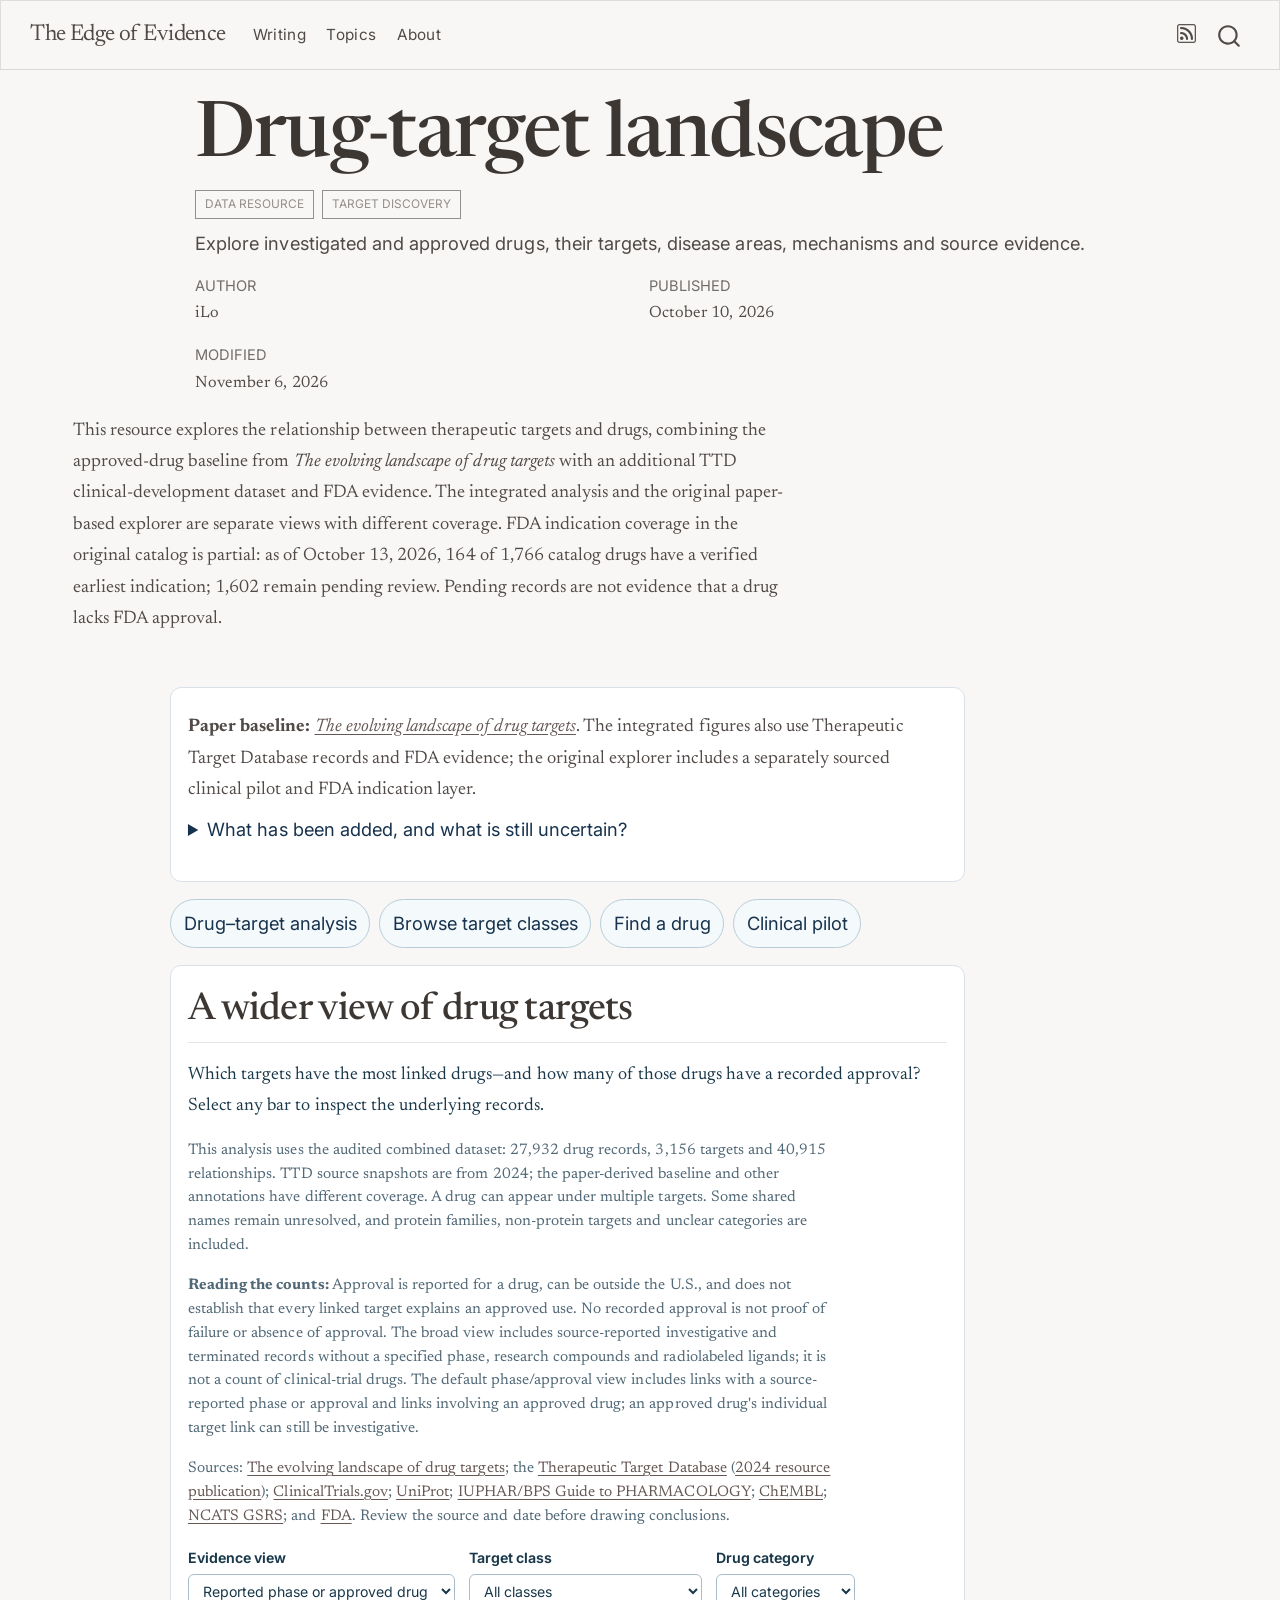
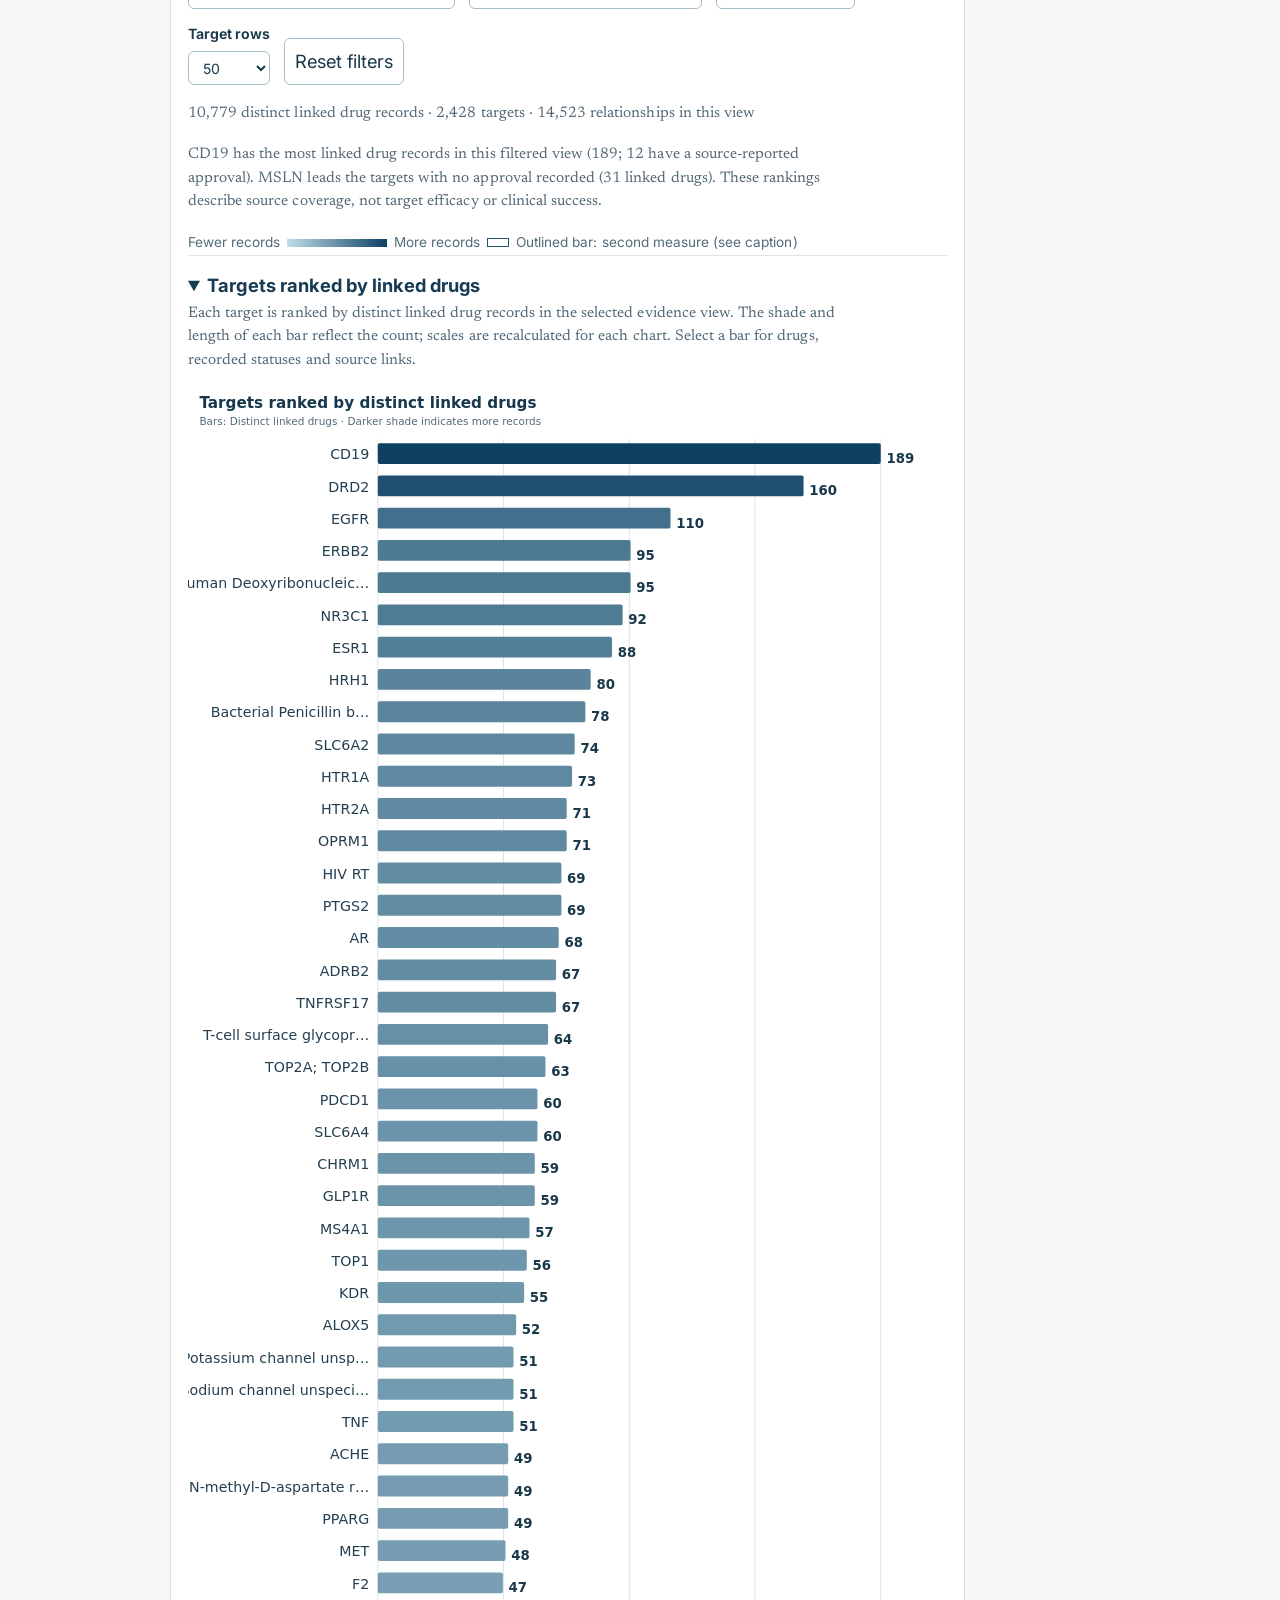
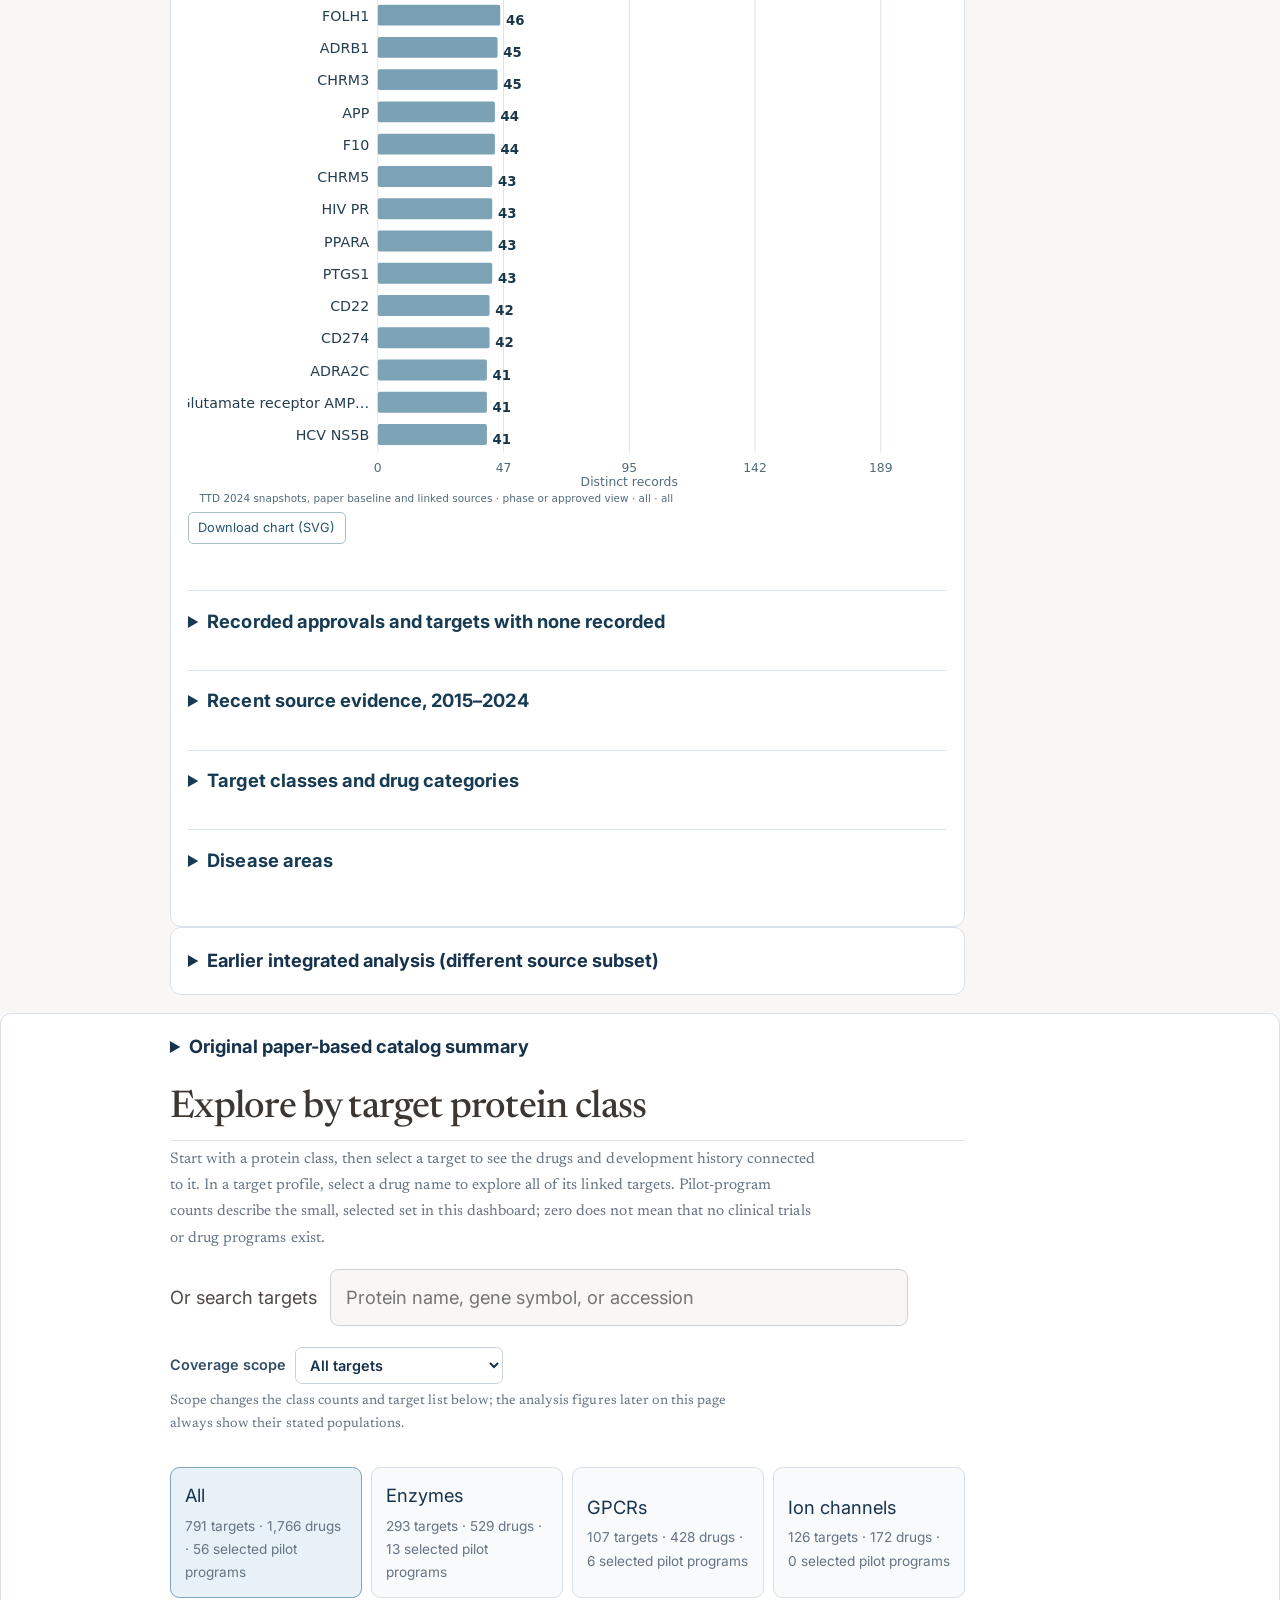
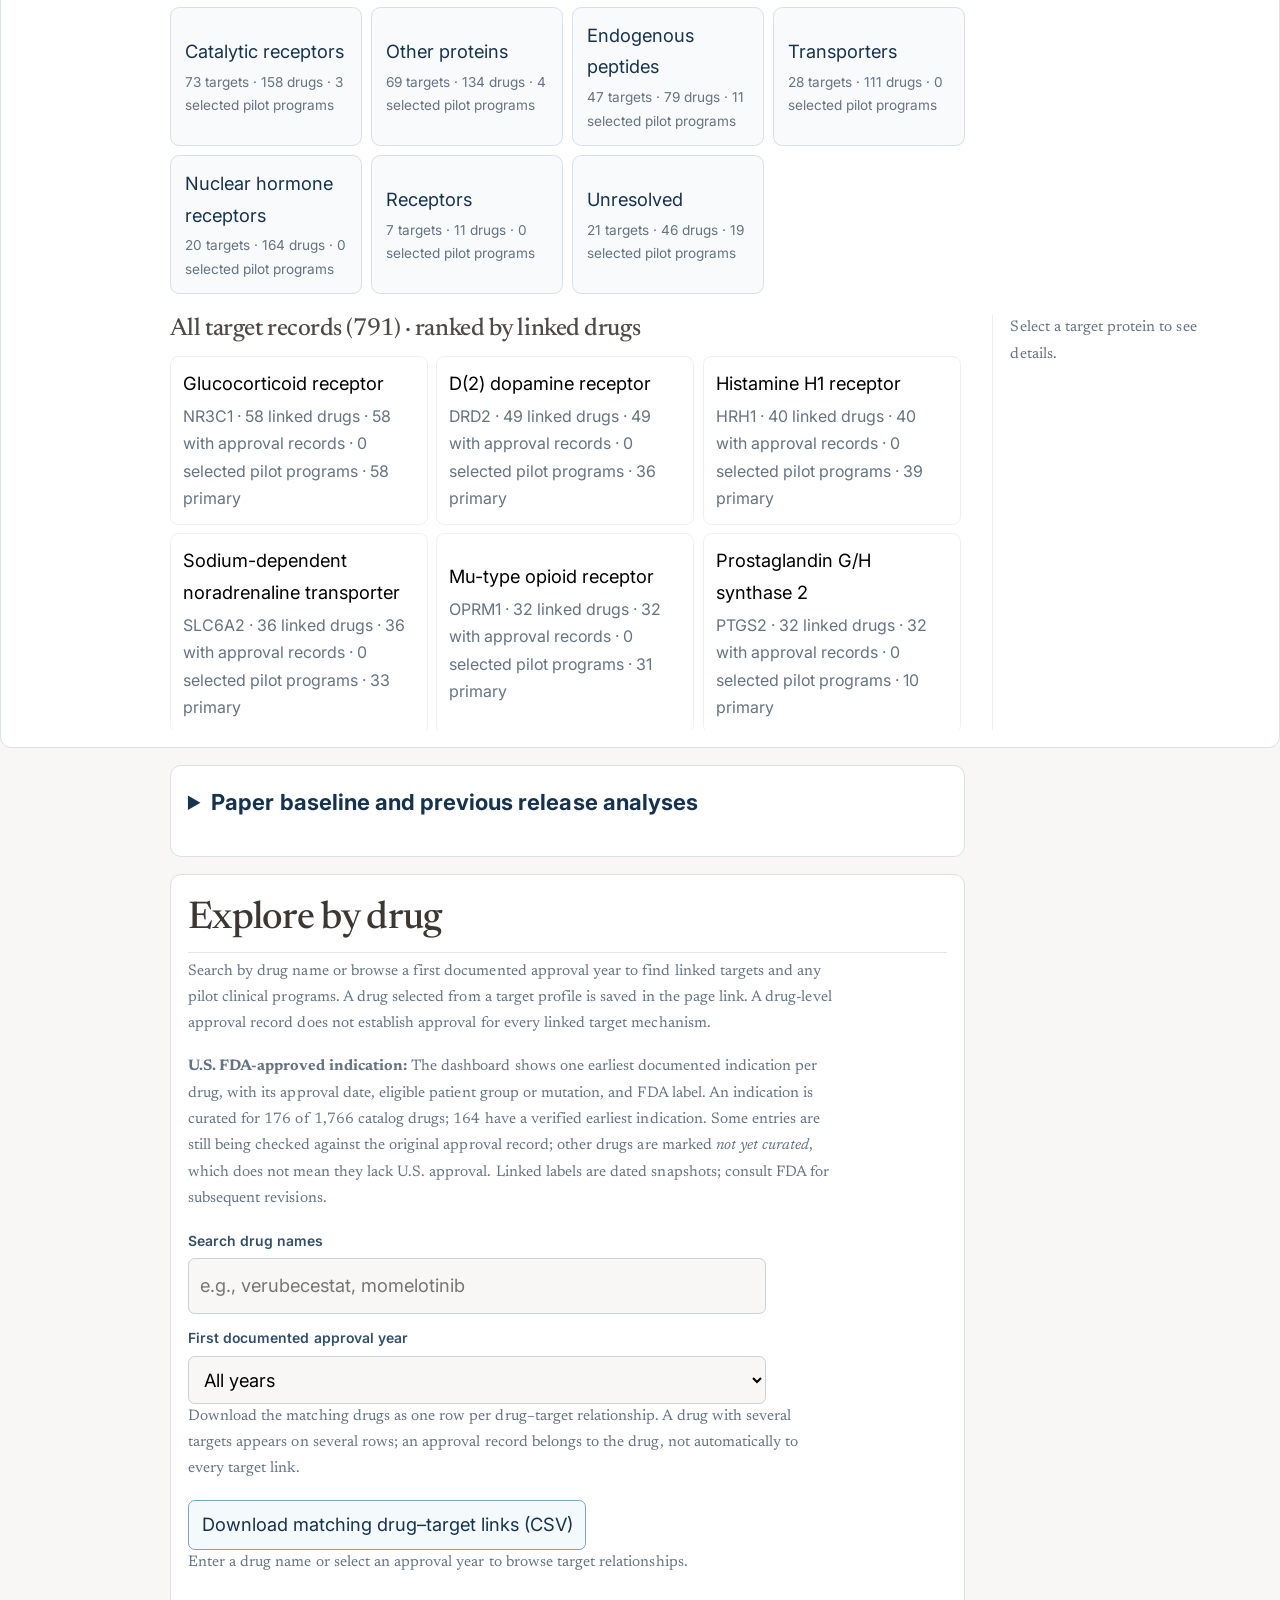
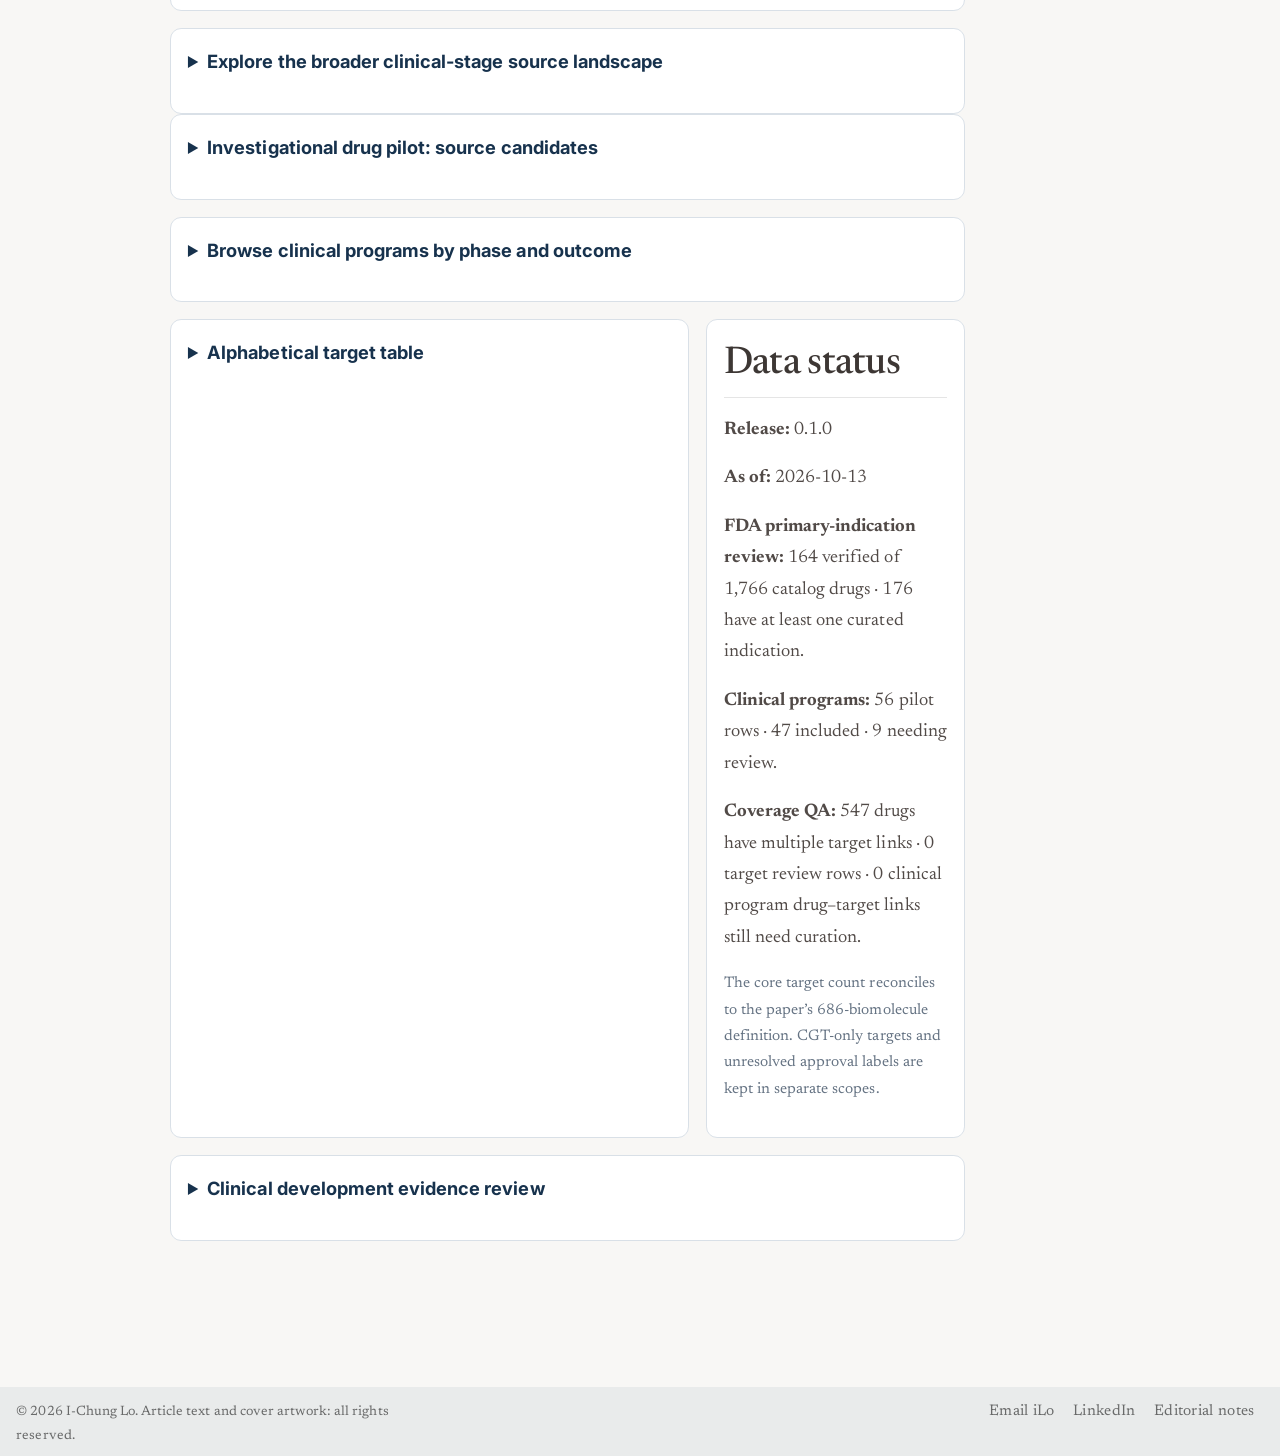
<file: posts/2026-10-02-drug-target-landscape/index.html>
<!DOCTYPE html>
<html xmlns="http://www.w3.org/1999/xhtml" lang="en" xml:lang="en"><head>

<meta charset="utf-8">
<meta name="generator" content="quarto-1.11.9">

<meta name="viewport" content="width=device-width, initial-scale=1.0, user-scalable=yes">

<meta name="author" content="iLo">
<meta name="dcterms.date" content="2026-10-10">
<meta name="description" content="Explore investigated and approved drugs, their targets, disease areas, mechanisms and source evidence.">

<title>Drug-target landscape – The Edge of Evidence</title>
<style>
/* Default styles provided by pandoc.
** See https://pandoc.org/MANUAL.html#variables-for-html for config info.
*/
span.smallcaps{font-variant: small-caps;}
div.columns{display: flex; gap: 1.5em;}
div.column{flex: auto;}
@media screen {
div.columns{gap: min(4vw, 1.5em);}
div.column{overflow-x: auto;}
}
div.hanging-indent{margin-left: 1.5em; text-indent: -1.5em;}
ul.task-list{list-style: none;}
ul.task-list li input[type="checkbox"] {
  width: 0.8em;
  margin: 0 0.8em 0.2em -1em; /* quarto-specific, see https://github.com/quarto-dev/quarto-cli/issues/4556 */ 
  vertical-align: middle;
}
</style>


<script src="../../site_libs/quarto-nav/quarto-nav.js"></script>
<script src="../../site_libs/clipboard/clipboard.min.js"></script>
<script src="../../site_libs/quarto-search/autocomplete.umd.js"></script>
<script src="../../site_libs/quarto-search/fuse.min.js"></script>
<script src="../../site_libs/quarto-search/quarto-search.js"></script>
<meta name="quarto:offset" content="../../">
<link href="../../assets/images/il-boundary-mark.svg" rel="icon" type="image/svg+xml">
<script src="../../site_libs/quarto-html/quarto.js" type="module"></script>
<script src="../../site_libs/quarto-html/tabsets/tabsets.js" type="module"></script>
<script src="../../site_libs/quarto-html/scrollable-regions/scrollable-regions.js" type="module"></script>
<script src="../../site_libs/quarto-html/popper.min.js"></script>
<script src="../../site_libs/quarto-html/tippy.umd.min.js"></script>
<script src="../../site_libs/quarto-html/anchor.min.js"></script>
<link href="../../site_libs/quarto-html/tippy.css" rel="stylesheet">
<link href="../../site_libs/quarto-html/quarto-syntax-highlighting-63b5708e65d6cd79cd7618c58d0c21e7.css" rel="stylesheet" id="quarto-text-highlighting-styles">
<script src="../../site_libs/bootstrap/bootstrap.min.js"></script>
<link href="../../site_libs/bootstrap/bootstrap-icons.css" rel="stylesheet">
<link href="../../site_libs/bootstrap/bootstrap-e8620ea5833f5c182c79e6c002568dd7.min.css" rel="stylesheet" append-hash="true" id="quarto-bootstrap" data-mode="light">
<script id="quarto-search-options" type="application/json">{
  "location": "navbar",
  "copy-button": true,
  "collapse-after": 3,
  "panel-placement": "end",
  "type": "overlay",
  "limit": 50,
  "keyboard-shortcut": [
    "f",
    "/",
    "s"
  ],
  "language": {
    "search-no-results-text": "No results",
    "search-matching-documents-text": "matching documents",
    "search-copy-link-title": "Copy link to search",
    "search-hide-matches-text": "Hide additional matches",
    "search-more-match-text": "more match in this document",
    "search-more-matches-text": "more matches in this document",
    "search-clear-button-title": "Clear",
    "search-text-placeholder": "",
    "search-detached-cancel-button-title": "Cancel",
    "search-submit-button-title": "Submit",
    "search-label": "Search"
  }
}</script>
<style>html{ scroll-behavior: smooth; }</style>


<link rel="stylesheet" href="../../styles.css">
<meta property="og:title" content="Drug-target landscape – The Edge of Evidence">
<meta property="og:description" content="Explore investigated and approved drugs, their targets, disease areas, mechanisms and source evidence.">
<meta property="og:image" content="https://ichunglo.github.io/posts/2026-10-02-drug-target-landscape/social-card.png">
<meta property="og:site_name" content="The Edge of Evidence">
<meta property="og:image:height" content="630">
<meta property="og:image:width" content="1200">
<meta property="og:image:alt" content="Editorial illustration of branching target relationships beside the title Drug-target landscape; not a data figure">
<meta name="twitter:title" content="Drug-target landscape – The Edge of Evidence">
<meta name="twitter:description" content="Explore investigated and approved drugs, their targets, disease areas, mechanisms and source evidence.">
<meta name="twitter:image" content="https://ichunglo.github.io/posts/2026-10-02-drug-target-landscape/social-card.png">
<meta name="twitter:image:alt" content="Editorial illustration of branching target relationships beside the title Drug-target landscape; not a data figure">
<meta name="twitter:card" content="summary_large_image">
</head>

<body class="nav-fixed quarto-light"><a id="quarto-skip-link" class="visually-hidden-focusable" href="#quarto-document-content">Skip to main content</a>

<div id="quarto-search-results"></div>
  <header id="quarto-header" class="headroom fixed-top">
    <nav class="navbar navbar-expand-lg " data-bs-theme="dark" aria-label="Site">
      <div class="navbar-container container-fluid">
      <div class="navbar-brand-container mx-auto">
    <a class="navbar-brand" href="../../index.html">
    <span class="navbar-title">The Edge of Evidence</span>
    </a>
  </div>
          <button class="navbar-toggler" type="button" data-bs-toggle="collapse" data-bs-target="#navbarCollapse" aria-controls="navbarCollapse" aria-expanded="false" aria-label="Toggle navigation" onclick="if (window.quartoToggleHeadroom) { window.quartoToggleHeadroom(); }">
  <span class="navbar-toggler-icon"></span>
</button>
          <div class="collapse navbar-collapse" id="navbarCollapse">
            <ul class="navbar-nav navbar-nav-scroll me-auto">
  <li class="nav-item">
    <a class="nav-link" href="../../writing.html"> 
<span class="menu-text">Writing</span></a>
  </li>  
  <li class="nav-item">
    <a class="nav-link" href="../../topics.html"> 
<span class="menu-text">Topics</span></a>
  </li>  
  <li class="nav-item">
    <a class="nav-link" href="../../about.html"> 
<span class="menu-text">About</span></a>
  </li>  
</ul>
            <ul class="navbar-nav navbar-nav-scroll ms-auto">
  <li class="nav-item compact">
    <a class="nav-link" href="../../index.xml"> <i class="bi bi-rss" role="img" aria-label="RSS feed">
</i> 
<span class="menu-text"></span></a>
  </li>  
</ul>
          </div> <!-- /navcollapse -->
            <div class="quarto-navbar-tools">
</div>
            <div id="quarto-search" class="" title="Search"></div>
      </div> <!-- /container-fluid -->
    </nav>
</header>
<!-- content -->
<div id="quarto-content" class="quarto-container page-columns page-rows-contents page-layout-full page-navbar">
<!-- sidebar -->
<!-- margin-sidebar -->
    
<!-- main -->
<main class="content page-columns page-full column-page" id="quarto-document-content" tabindex="-1">

<header id="title-block-header" class="quarto-title-block default">
<div class="quarto-title">
<h1 class="title">Drug-target landscape</h1>
  <div class="quarto-categories">
    <div class="quarto-category">Data Resource</div>
    <div class="quarto-category">Target Discovery</div>
  </div>
  </div>

<div>
  <div class="description">
    Explore investigated and approved drugs, their targets, disease areas, mechanisms and source evidence.
  </div>
</div>


<div class="quarto-title-meta column-page">

    <div>
    <div class="quarto-title-meta-heading">Author</div>
    <div class="quarto-title-meta-contents">
             <p>iLo </p>
          </div>
  </div>
    
    <div>
    <div class="quarto-title-meta-heading">Published</div>
    <div class="quarto-title-meta-contents">
      <p class="date">October 10, 2026</p>
    </div>
  </div>
  
    <div>
    <div class="quarto-title-meta-heading">Modified</div>
    <div class="quarto-title-meta-contents">
      <p class="date-modified">November 6, 2026</p>
    </div>
  </div>
    
  </div>
  


</header>


<p>This resource explores the relationship between therapeutic targets and drugs, combining the approved-drug baseline from <em>The evolving landscape of drug targets</em> with an additional TTD clinical-development dataset and FDA evidence. The integrated analysis and the original paper-based explorer are separate views with different coverage. FDA indication coverage in the original catalog is partial: as of October 13, 2026, 164 of 1,766 catalog drugs have a verified earliest indication; 1,602 remain pending review. Pending records are not evidence that a drug lacks FDA approval.</p>
<link rel="stylesheet" href="../../posts/2026-10-02-drug-target-landscape/integrated-analysis.css">
<link rel="stylesheet" href="../../posts/2026-10-02-drug-target-landscape/audited-analysis.css">
<div id="landscape-app" class="landscape-app page-columns page-full">
  <section class="landscape-panel landscape-attribution" aria-label="Data sources">
    <p><strong>Paper baseline:</strong> <a href="https://doi.org/10.1038/s41573-026-01530-3" target="_blank" rel="noopener"><em>The evolving landscape of drug targets</em></a>. The integrated figures also use Therapeutic Target Database records and FDA evidence; the original explorer includes a separately sourced clinical pilot and FDA indication layer.</p>
    <details><summary>What has been added, and what is still uncertain?</summary>
      <p class="landscape-muted">Beyond the paper supplements, this release adds normalized target and drug identifiers, primary/secondary target roles, target-protein classification, registry-linked clinical programs and trial protocols (including one merged <a href="https://clinicaltrials.gov/" target="_blank" rel="noopener">ClinicalTrials.gov</a> NCT alias), outcome-review records, coverage-quality reporting, and an initial indication-level U.S. FDA layer for selected drugs. The cards above show current release counts. When a drug's primary mechanism cannot be assigned to one protein, it appears under an explicit unclear-target entry rather than a speculative protein. Clinical records are a separate, selected pilot evidence layer, not paper-derived data; their outcome evidence also draws on linked publications, sponsor disclosures, and regulatory records.</p>
      <p class="landscape-muted"><strong>Interpretation limits:</strong> Target classes include non-core and unresolved-scope records, so all-target counts are not the paper's approved-target count. Approval records belong to drugs, not automatically to every linked protein or indication. Clinical event labels describe cited trial or program events, not unique failed drugs or proof that a protein target failed. Nine pilot programs remain held from headline analyses pending evidence review; an unknown stopping cause remains unknown.</p>
      <p class="landscape-muted"><strong>Construction note:</strong> AI-assisted extraction, coding, and drafting contributed to this resource. The release passed scripted data and source-link checks, but its selected clinical pilot is not a systematic review; verify consequential interpretations against the linked primary sources.</p>
    </details>
  </section>
  <nav class="landscape-jump-nav" aria-label="Explore this dashboard"><button type="button" data-jump="audited-landscape">Drug–target analysis</button><button type="button" data-jump="target-explorer">Browse target classes</button><button type="button" data-jump="drug-explorer-title">Find a drug</button><button type="button" data-jump="clinical-explorer">Clinical pilot</button></nav>
  <section id="audited-landscape" class="landscape-panel audited-landscape" aria-labelledby="audited-title">
    <h2 id="audited-title" class="anchored">A wider view of drug targets</h2>
    <p class="audited-lede">Which targets have the most linked drugs—and how many of those drugs have a recorded approval? Select any bar to inspect the underlying records.</p>
    <p class="audited-note">This analysis uses the audited combined dataset: 27,932 drug records, 3,156 targets and 40,915 relationships. TTD source snapshots are from 2024; the paper-derived baseline and other annotations have different coverage. A drug can appear under multiple targets. Some shared names remain unresolved, and protein families, non-protein targets and unclear categories are included.</p>
    <p class="audited-note"><strong>Reading the counts:</strong> Approval is reported for a drug, can be outside the U.S., and does not establish that every linked target explains an approved use. No recorded approval is not proof of failure or absence of approval. The broad view includes source-reported investigative and terminated records without a specified phase, research compounds and radiolabeled ligands; it is not a count of clinical-trial drugs. The default phase/approval view includes links with a source-reported phase or approval and links involving an approved drug; an approved drug's individual target link can still be investigative.</p>
    <p class="audited-note">Sources: <a href="https://doi.org/10.1038/s41573-026-01530-3">The evolving landscape of drug targets</a>; the <a href="https://ttd.idrblab.cn/full-data-download">Therapeutic Target Database</a> (<a href="https://doi.org/10.1093/nar/gkad751">2024 resource publication</a>); <a href="https://clinicaltrials.gov/">ClinicalTrials.gov</a>; <a href="https://www.uniprot.org/help/license">UniProt</a>; <a href="https://www.guidetopharmacology.org/about.jsp#license">IUPHAR/BPS Guide to PHARMACOLOGY</a>; <a href="https://www.ebi.ac.uk/chembl/">ChEMBL</a>; <a href="https://gsrs.ncats.nih.gov/">NCATS GSRS</a>; and <a href="https://www.fda.gov/drugs/drug-approvals-and-databases">FDA</a>. Review the source and date before drawing conclusions.</p>
    <div class="audited-controls">
      <label>Evidence view<select id="audit-scope"><option value="clinical" selected="">Reported phase or approved drug</option><option value="broad">Broad source-reported links</option></select></label>
      <label>Target class<select id="audit-category"><option value="all">All classes</option></select></label>
      <label>Drug category<select id="audit-modality"><option value="all">All categories</option></select></label>
      <label>Target rows<select id="audit-limit"><option value="20">20</option><option value="50" selected="">50</option></select></label>
      <button type="button" data-reset-audited="">Reset filters</button>
    </div>
    <p id="audit-summary" class="audited-note" role="status">Loading audited analysis…</p>
    <p id="audit-insight" class="audited-note" aria-live="polite"></p>
    <div class="audited-legend"><span>Fewer records</span><span class="audited-gradient" aria-hidden="true"></span><span>More records</span><span class="audited-outline" aria-hidden="true"></span><span>Outlined bar: second measure (see caption)</span></div>
    <div id="audit-target-detail" class="audited-detail" hidden="" aria-live="polite"></div>
    <details class="audited-section" open=""><summary>Targets ranked by linked drugs</summary>
      <p class="audited-note">Each target is ranked by distinct linked drug records in the selected evidence view. The shade and length of each bar reflect the count; scales are recalculated for each chart. Select a bar for drugs, recorded statuses and source links.</p>
      <div id="audit-top" class="audited-chart" data-label="Targets ranked by distinct linked drugs"></div>
    </details>
    <details class="audited-section"><summary>Recorded approvals and targets with none recorded</summary>
      <h3 class="anchored">Targets ranked by drugs with reported approval</h3><p class="audited-note">Distinct linked drugs with a source-reported approval, ranked by the approved-drug count. This is a drug-level status, not proof that each associated target explains an approved use.</p>
      <div id="audit-approved-only" class="audited-chart" data-label="Targets ranked by drugs with reported approval"></div>
      <h3 class="anchored">Linked drugs and drug-level approvals</h3><p class="audited-note">Filled bars show all linked drugs; outlined bars show those with a source-reported approval. The approval may be for a different indication or target.</p>
      <div id="audit-approval" class="audited-chart" data-label="Linked drugs and drugs with a source-reported approval"></div>
      <h3 class="anchored">Many linked drugs, no approval recorded</h3><p class="audited-note">Targets ranked by the number of linked records when none has a recorded approval in this dataset. This is not evidence of failure or proof that no approved drug exists.</p>
      <div id="audit-no-approval" class="audited-chart" data-label="Targets with no drug approval recorded"></div>
      <h3 class="anchored">Descriptive approval share</h3><p class="audited-note">Approved drug records divided by all linked drug records in the currently selected view. Switch evidence view to compare denominators. These are descriptive shares, not the probability of clinical success.</p><div id="audit-share"></div>
    </details>
    <details class="audited-section"><summary>Recent source evidence, 2015–2024</summary>
      <p class="audited-note">Study-date candidates use one or more selected registry date proxies linked to a target–drug record. Dates are not verified first clinical entry, and registry matches can be uncertain. Approval-year counts use a drug's earliest recorded year in the paper-derived events. These are different source layers with incomplete and unequal coverage, not a matched development cohort or approval rate. The TTD source snapshot is from 2024; later developments are not comprehensively captured.</p>
      <h3 class="anchored">When do linked study records appear?</h3><p class="audited-note">Each cell counts distinct drug records linked to the target with a selected study-date candidate in that year; it does not count trials. Rows are the top targets by distinct candidates across the period. A drug may appear in several years. A dash means no linked candidate in this dataset, not no research activity. Select a cell to inspect its drugs and candidate studies.</p>
      <div id="audit-year-heatmap" class="audited-chart" data-label="Target by year: linked study-date candidates, 2015–2024"></div>
      <h3 class="anchored">Targets with selected study-date candidates</h3><div id="audit-recent-trial" class="audited-chart" data-label="Targets with study-date candidate evidence in 2015 to 2024"></div>
      <h3 class="anchored">Targets linked to drugs with a paper-recorded approval year</h3><div id="audit-recent-approval" class="audited-chart" data-label="Targets linked to drugs with a paper-recorded approval year in 2015 to 2024"></div>
      <h3 class="anchored">Side-by-side source comparison</h3><p class="audited-note">Top 20 by the larger count. Filled bars are study-date candidates; outlined bars are paper-recorded approval years. A drug can occur in both series, and the figures should not be added or divided.</p>
      <div id="audit-recent-combined" class="audited-chart" data-label="Comparison of study-date candidates and paper-recorded approvals"></div>
    </details>
    <details class="audited-section"><summary>Target classes and drug categories</summary>
      <h3 class="anchored">Which kinds of drugs are linked to each target?</h3><p class="audited-note">Rows are the most connected targets in the selected view; columns are source-derived drug categories. Cells count distinct linked drug records, and darker colors indicate higher counts. “Unknown” is retained rather than guessed. Select a cell to see its drugs.</p>
      <div id="audit-modality-heatmap" class="audited-chart" data-label="Most connected targets by drug category"></div>
      <h3 class="anchored">Target classes</h3><p class="audited-note">Counts are distinct targets with at least one link in the selected view. Kinases are shown separately from other enzymes. Select a bar to filter.</p><div id="audit-classes" class="audited-chart" data-label="Distinct targets by class"></div>
      <h3 class="anchored">Drug categories</h3><p class="audited-note">Counts are distinct linked drugs, including unknown classifications. Select a bar to filter.</p><div id="audit-modalities" class="audited-chart" data-label="Distinct drugs by category"></div>
    </details>
    <details class="audited-section"><summary>Disease areas</summary>
      <p class="audited-note">Counts are distinct drugs with a source-reported disease and at least one target link in the selected view. In the phase/approval view the disease record must also have a qualifying source status. Broad groups use available ICD-11 codes; unsupported codes remain unclassified. Select a group to see original disease names and drugs. These separate associations do not establish a drug–target–disease mechanism; a drug may appear in several disease areas.</p>
      <h3 class="anchored">Which disease terms share linked drugs?</h3><p class="audited-note">Circles are connected disease term/group pairs selected from the 120 most frequent in the broad source view. Circle size represents the number of distinct linked drug records; color represents the broad ICD-11 group. A line means the terms share at least three drug records, representing at least 3% of their combined distinct drugs. Filters recalculate the lines; some circles may then be isolated. Select a circle or line to inspect the drugs.</p>
      <p class="audited-note">The force-directed layout is arranged for readability; proximity is not a biological distance. The network is not UMAP and does not count clinical trials or establish approved indications. Shared drug records do not prove that the terms were studied in the same trial or treated through the same target.</p>
      <div id="audit-disease-map" class="audited-chart" aria-label="Map of shared drug records across disease terms"></div>
      <div id="audit-disease" class="audited-chart" data-label="Distinct drugs by source-reported disease area"></div><div id="audit-disease-detail" class="audited-detail" hidden="" aria-live="polite"></div>
    </details>
  </section>
  <details class="landscape-panel"><summary><strong>Earlier integrated analysis (different source subset)</strong></summary>
  <section id="integrated-landscape" class="landscape-panel integrated-landscape" aria-labelledby="ia-title">
    <h2 id="ia-title" class="anchored">Drug development across targets</h2>
    <p class="ia-intro">Which targets are linked to the most drugs in this selected study-record dataset, and how many of those drugs have a reported approval? Select a target to inspect the records.</p>
    <p class="ia-source-note"><strong>How to read these analyses.</strong> Trial-linked candidates combine the TTD set selected using study records from 2015–2024, exact-name registry candidates from the ChEMBL discovery layer, and directly reviewed study links. The name-matched candidates are not individually verified. Approved-only drugs from the paper baseline are also included, without restricting their approval dates. Approvals reported by TTD or the paper may be outside the U.S.; reviewed FDA evidence is shown separately. FDA labels may be historical, and approval of an individual indication can change. Approved drugs are included among developed drugs. Missing approval does not establish failure or lack of approval. Drug identities are partially deduplicated, and target links do not establish which target explains every approved indication.</p>
    <p class="ia-muted">Sources: <a href="https://doi.org/10.1038/s41573-026-01530-3" target="_blank" rel="noopener">The evolving landscape of drug targets</a>; <a href="https://ttd.idrblab.cn/full-data-download" target="_blank" rel="noopener">Therapeutic Target Database</a> (2024 source snapshot); <a href="https://www.ebi.ac.uk/chembl/" target="_blank" rel="noopener">ChEMBL</a>; <a href="https://www.uniprot.org/" target="_blank" rel="noopener">UniProt</a> (protein classification, CC BY 4.0); <a href="https://clinicaltrials.gov/" target="_blank" rel="noopener">ClinicalTrials.gov</a>; and <a href="https://www.fda.gov/drugs/drug-approvals-and-databases" target="_blank" rel="noopener">FDA</a> records. FDA evidence coverage is incomplete.</p>
    <div class="ia-controls">
      <label>Show targets<select data-state="limit"><option value="10">10</option><option value="20" selected="">20</option><option value="50">50</option></select></label>
      <label>Drug–target designation<select data-state="role"><option value="all">All source-reported links</option><option value="primary">Known primary targets only</option></select></label>
      <label>Target type<select data-state="type"><option value="all">All target types</option><option value="protein">Protein</option><option value="family">Family or complex</option><option value="nonprotein">Non-protein or process</option><option value="unclassified">Unclassified</option></select></label>
      <label>Minimum drugs for scatter and hotspots<input data-state="minimum" type="number" min="1" max="100" value="5"></label>
    </div>
    <p id="ia-summary" class="ia-muted" role="status">Loading integrated analysis…</p>
    <div id="ia-detail" hidden="" aria-live="polite"></div>
    <details class="ia-section" open=""><summary>Investigated and approved drugs by target</summary>
      <p class="ia-muted">Blue counts distinct drugs associated with this target that were selected using the study-record sources; some study matches are unverified candidates. In the right chart, orange counts how many of those same drugs also have a source-reported approval. For example, blue 10 and orange 4 means four of those ten drugs have an approval recorded—it does not mean four of ten trials succeeded. Approvals can be outside the U.S., and approval of a drug does not establish the target responsible for its approved use.</p>
      <div id="ia-comparison"></div>
    </details>
    <details class="ia-section"><summary>Most-developed targets</summary>
      <p class="ia-muted">Ranked by distinct linked developed-drug records, including trial-selected and approved-only drugs. The approved count is a subset of the developed count.</p><div id="ia-developed"></div>
    </details>
    <details class="ia-section"><summary>Targets linked to approved drugs</summary>
      <p class="ia-muted">Ranked by all linked drugs reported approved. FDA evidence is a subset and is incomplete; an FDA label does not establish the relevance of every linked target.</p><div id="ia-approved"></div>
    </details>
    <details class="ia-section"><summary>Scatterplot: investigation and approval</summary>
      <label class="ia-inline-control">Approval view<select data-state="scatter"><option value="approved" selected="">All linked drugs reported approved</option><option value="within">Approved within the selected trial set</option></select></label>
      <div id="ia-scatter"></div>
    </details>
    <details class="ia-section"><summary>Highly investigated targets and recorded approvals</summary>
      <label class="ia-inline-control">Approval view<select data-state="hotspot"><option value="approved" selected="">All linked drugs reported approved</option><option value="within">Approved within selected trial set</option></select></label>
      <label class="ia-inline-control">Ranking<select data-state="hotspotRank"><option value="none">No approval recorded; rank by trial count</option><option value="percentage">Lowest recorded-approval percentage</option></select></label>
      <p class="ia-muted">The default checks all linked approved drugs, including approved drugs outside the selected trial set. The alternative percentage uses only the selected trial set as its denominator; it does not include approved drugs missing from that set and is not a success probability. “None recorded” is not proof that a target has no approved drug.</p><div id="ia-hotspots"></div>
    </details>
    <details class="ia-section"><summary>Disease areas</summary>
      <label class="ia-inline-control">Disease association<select data-state="disease"><option value="drug">Disease reported for drugs</option><option value="target">Disease reported for targets</option></select></label>
      <p class="ia-muted">Broad groups use a documented, conservative ICD-11 chapter mapping; terms without a supported mapping remain unclassified. Select a group to see the original disease terms. These two views do not establish a specific drug–target–disease mechanism.</p><div id="ia-diseases"></div>
    </details>
    <details class="ia-section"><summary>Target protein classes</summary><div id="ia-classes"></div><div id="ia-class-detail" hidden=""></div></details>
    <details class="ia-section"><summary>Source-reported mechanisms</summary><div id="ia-mechanisms"></div><div id="ia-mechanism-detail"></div></details>
    <details class="ia-section"><summary>Source-reported development status</summary><div id="ia-statuses"></div><div id="ia-status-detail"></div></details>
    <details class="ia-section"><summary>Drug–target links without a primary or secondary label</summary>
      <p class="ia-muted">“Primary” and “secondary” describe whether a <em>particular drug–target link</em> is labeled as a main or additional target. For example, a CD19 link here means its source did not assign that drug–CD19 relationship either label; it does not mean CD19 lacks a biological function or that the association is unknown. These links appear in the all-links view and remain visible here when the primary filter is selected.</p><div id="ia-unknown"></div>
    </details>
  </section>
  </details>
  <section id="target-explorer" class="landscape-panel landscape-explorer page-columns page-full">
    <details><summary><strong>Original paper-based catalog summary</strong></summary>
      <p class="landscape-muted">These counts describe the original paper-based dashboard, which has different coverage from the integrated analysis above.</p>
      <div id="landscape-metrics" class="landscape-metrics"></div>
    </details>
    <div class="landscape-explorer-intro">
      <h2 class="anchored">Explore by target protein class</h2>
      <p class="landscape-muted">Start with a protein class, then select a target to see the drugs and development history connected to it. In a target profile, select a drug name to explore all of its linked targets. Pilot-program counts describe the small, selected set in this dashboard; zero does not mean that no clinical trials or drug programs exist.</p>
      <div class="landscape-toolbar"><label for="target-search">Or search targets</label><input id="target-search" type="search" placeholder="Protein name, gene symbol, or accession"></div>
      <label class="scope-filter" for="target-scope">Coverage scope <select id="target-scope"><option value="all">All targets</option><option value="core">Paper-comparable core</option><option value="clinical_only">Clinical-only additions</option><option value="cgt_only">Cell/gene-therapy-only</option><option value="unresolved">Unresolved scope</option></select></label>
      <p class="landscape-muted scope-note">Scope changes the class counts and target list below; the analysis figures later on this page always show their stated populations.</p>
    </div>
    <div id="protein-groups" class="protein-groups" role="group" aria-label="Target protein classes"></div>
    <div class="target-browser page-columns page-full">
      <div role="group" aria-labelledby="selected-group-title">
        <h3 id="selected-group-title" class="anchored">All target records</h3>
        <p id="group-clinical-shortcut" class="group-clinical-shortcut" hidden=""></p>
        <div id="group-targets" class="group-targets"></div>
      </div>
      <aside id="target-detail" class="target-detail" aria-live="polite" tabindex="-1">
        <p class="landscape-muted">Select a target protein to see details.</p>
      </aside>
    </div>
  </section>
  <section class="landscape-panel landscape-analytics" aria-labelledby="landscape-analytics-title">
    <details id="landscape-analytics-details">
      <summary id="landscape-analytics-title"><strong>Paper baseline and previous release analyses</strong></summary>
      <p class="landscape-muted">Descriptive analyses of the current release. These are counts of records and relationships, not estimates of biological importance or clinical success. Coverage and protein-class charts include the separately labeled non-core target records; the clinical outcome chart uses included pilot programs. Provisional registry stopping reasons are shown separately in the evidence-review section.</p>
      <figure class="publication-figure figure">
        <img src="../../data/generated/target-landscape-publication.svg" alt="Four-panel analysis figure showing target protein classes, connected primary targets, distinct drugs by first documented approval year, and clinical outcome event labels." class="figure-img">
        <figcaption>Figure: release-level analysis generated from the normalized database. A counts target records across all scopes, including non-core records; B counts primary drug–target relationships; C counts each drug once at its earliest dated approval record in the paper-derived release, not necessarily its first worldwide approval; D counts outcome event records in included pilot programs, not unique drug failures. The approved-drug baseline comes from <a href="https://doi.org/10.1038/s41573-026-01530-3" target="_blank" rel="noopener"><em>The evolving landscape of drug targets</em></a> supplements; the separately curated clinical layer links to registry protocols, publications, sponsor disclosures, and regulatory records in the profiles below. <a href="../../data/generated/target-landscape-publication.svg" target="_blank" rel="noopener">Open the full-size vector figure</a>.</figcaption>
      </figure>
      <div id="landscape-analytics-grid" class="landscape-analytics-grid"></div>
      <div id="phase-outcome-matrix" class="phase-outcome-matrix"></div>
      <div id="target-development-map" class="target-development-map" aria-label="Target development map"></div>
    </details>
  </section>
  <section class="landscape-panel landscape-drugs" aria-labelledby="drug-explorer-title">
    <h2 id="drug-explorer-title" class="anchored">Explore by drug</h2>
    <p class="landscape-muted">Search by drug name or browse a first documented approval year to find linked targets and any pilot clinical programs. A drug selected from a target profile is saved in the page link. A drug-level approval record does not establish approval for every linked target mechanism.</p>
    <p class="landscape-muted"><strong>U.S. FDA-approved indication:</strong> The dashboard shows one earliest documented indication per drug, with its approval date, eligible patient group or mutation, and FDA label. <span id="fda-coverage">Coverage is loading.</span> Some entries are still being checked against the original approval record; other drugs are marked <em>not yet curated</em>, which does not mean they lack U.S. approval. Linked labels are dated snapshots; consult FDA for subsequent revisions.</p>
    <label for="drug-search">Search drug names</label>
    <input id="drug-search" type="search" maxlength="120" placeholder="e.g., verubecestat, momelotinib">
    <label for="drug-year">First documented approval year</label>
    <select id="drug-year"><option value="all">All years</option></select>
    <p class="landscape-muted">Download the matching drugs as one row per drug–target relationship. A drug with several targets appears on several rows; an approval record belongs to the drug, not automatically to every target link.</p>
    <button type="button" class="load-more-button" id="drug-export" disabled="">Download matching drug–target links (CSV)</button>
    <div id="drug-results"></div>
  </section>
  <section class="landscape-panel" aria-label="Broader clinical-stage source discovery">
    <details><summary><strong>Explore the broader clinical-stage source landscape</strong></summary>
      <p class="landscape-muted"><strong>Exploratory source snapshot, not the 2000–June 2025 cohort.</strong> These are drugs with ChEMBL source-reported mechanisms and a maximum development phase of I or later, linked to human single proteins in this catalog. The current source release can include drugs or evidence after the historical cutoff. It includes drugs at source phase 4; this does not establish U.S. FDA approval. Counts do not establish the timing of clinical entry, trial-specific target relevance, or a drug's current status.</p>
      <p class="landscape-muted">A drug can appear under multiple targets, and repeated mechanism records are counted once per drug–target pair in the chart. Family, complex, nonhuman, and unmatched target records are not represented here. Sources: <a href="https://www.ebi.ac.uk/chembl/" target="_blank" rel="noopener">ChEMBL</a>, <a href="https://creativecommons.org/licenses/by-sa/3.0/" target="_blank" rel="noopener">CC BY-SA 3.0</a>; <a href="https://clinicaltrials.gov/" target="_blank" rel="noopener">ClinicalTrials.gov</a>; and, where shown, existing FDA-curated records. Select a bar or search a target or drug to inspect the source records.</p>
      <p class="landscape-muted"><strong>Trial and FDA links are name-match candidates.</strong> Registry trial dates are study-level, not necessarily the start of this drug or arm. Registry status is current at retrieval and does not establish a drug's outcome at the cutoff. FDA indication links require drug-identity review. No matching trial or FDA record does not mean the drug has no trials or approval.</p>
      <label for="broad-source-search">Search broad source records</label>
      <input id="broad-source-search" type="search" maxlength="120" placeholder="Target gene, protein name, or drug name" autocomplete="off">
      <button type="button" class="load-more-button" id="broad-source-reset">Clear search</button>
      <div id="broad-source-results"></div>
    </details>
  </section>
  <section class="landscape-panel" aria-label="Investigational drug pilot">
    <details><summary><strong>Investigational drug pilot: source candidates</strong></summary>
      <p class="landscape-muted">Six-target discovery intake from ChEMBL, not a clinical-entry cohort or a count of drugs pursued between 2000 and June 2025. A source-reported phase or mechanism does not establish a qualifying trial, eligible monotherapy arm, first clinical entry, FDA approval, or a trial-specific target. Family and complex targets are not yet included. The broader ranking and matched FDA outcomes require further review.</p>
      <p class="landscape-muted">Data: <a href="https://www.ebi.ac.uk/chembl/" target="_blank" rel="noopener">ChEMBL</a>, licensed <a href="https://creativecommons.org/licenses/by-sa/3.0/" target="_blank" rel="noopener">CC BY-SA 3.0</a>. Source records and their references are available through each drug link.</p>
      <div id="investigational-reviewed"></div>
      <label for="investigational-target">Pilot target</label>
      <select id="investigational-target"><option value="all">All six targets</option><option value="PDCD1">PD-1 (PDCD1)</option><option value="CD274">PD-L1 (CD274)</option><option value="JAK1">JAK1</option><option value="JAK2">JAK2</option><option value="EGFR">EGFR</option><option value="GLP1R">GLP-1R (GLP1R)</option></select>
      <label for="investigational-search">Search pilot drugs or targets</label>
      <input id="investigational-search" type="search" placeholder="For example, fedratinib or JAK2" autocomplete="off">
      <div id="investigational-results"></div>
    </details>
  </section>
  <section id="clinical-explorer" class="landscape-panel landscape-clinical" aria-label="Clinical program explorer">
    <details>
      <summary><strong>Browse clinical programs by phase and outcome</strong></summary>
      <p class="landscape-muted">Registry-linked pilot programs, not an exhaustive list of drug failures. Included evidence is shown first; records needing review can be selected separately. An outcome label describes its cited event, not a failure attributable to every linked protein.</p>
      <div class="clinical-filters">
        <label for="clinical-inclusion">Evidence review status<select id="clinical-inclusion"><option value="included">Included</option><option value="needs_review">Needs review</option><option value="all">All programs</option></select></label>
        <label for="clinical-group">Target protein class<select id="clinical-group"><option value="all">All classes</option></select></label>
        <label for="clinical-phase">Program stage<select id="clinical-phase"><option value="all">All stages</option></select></label>
        <label for="clinical-outcome">Outcome event<select id="clinical-outcome"><option value="all">All outcomes</option></select></label>
        <label for="clinical-modality">Drug modality<select id="clinical-modality"><option value="all">All modalities</option></select></label>
        <label for="clinical-query">Drug, target, or indication<input id="clinical-query" type="search" maxlength="120" placeholder="e.g., Alzheimer, BACE1, verubecestat"></label>
      </div>
      <p class="clinical-filter-actions"><button type="button" class="load-more-button" id="clinical-reset">Clear clinical filters</button> <button type="button" class="load-more-button" id="clinical-export" disabled="">Download filtered CSV</button> <span class="landscape-muted">Filter choices are saved in the page link.</span></p>
      <p class="landscape-muted">CSV export includes one row per outcome event for every matching pilot program (or one blank-event row if none). Multiple trials for one program are listed together. Needs-review records remain provisional; this is not a comprehensive registry export.</p>
      <div id="clinical-program-results"></div>
    </details>
  </section>
  <div class="landscape-grid">
    <section class="landscape-panel">
      <details>
        <summary><strong>Alphabetical target table</strong></summary>
        <p class="landscape-muted">An alternate list view of the targets above. Headline counts use primary drug-target relationships.</p>
        <div id="target-results"></div>
      </details>
    </section>
    <section class="landscape-panel">
      <h2 class="anchored">Data status</h2>
      <div id="landscape-status"></div>
    </section>
    <section class="landscape-panel landscape-panel-wide">
      <details>
        <summary><strong>Clinical development evidence review</strong></summary>
        <p class="landscape-muted">Registry stopping text is surfaced as a review aid. Candidate reasons are not treated as curated facts until manually verified. A completed mechanistic or safety study is not automatically labeled a clinical failure; records can remain <em>unknown</em> when the available evidence does not support a failure taxonomy.</p>
        <div id="evidence-results"></div>
      </details>
    </section>
  </div>
</div>

<style>
.landscape-app { margin: 2rem 0 4rem; }
.landscape-explorer, .landscape-analytics, .landscape-drugs, .landscape-clinical, .target-detail, #landscape-analytics-title { scroll-margin-top: 5rem; }
.landscape-toolbar { display: flex; gap: .75rem; align-items: center; margin-bottom: 1.25rem; }
.landscape-toolbar input { flex: 1; max-width: 34rem; padding: .7rem .85rem; border: 1px solid #c9d1d9; border-radius: .5rem; font: inherit; }
.landscape-metrics { display: grid; grid-template-columns: repeat(auto-fit, minmax(10rem, 1fr)); gap: .75rem; margin-bottom: 1.25rem; }
.landscape-jump-nav { display: flex; flex-wrap: wrap; gap: .5rem; margin: 0 0 1rem; }
.landscape-jump-nav button { border: 1px solid #b8ccd8; border-radius: 999px; background: #f4f9fb; color: #17324d; padding: .45rem .75rem; font: inherit; cursor: pointer; }
.landscape-jump-nav button:hover, .landscape-jump-nav button:focus-visible { background: #e8f1f7; outline: 2px solid #7aa5bd; outline-offset: 2px; }
.landscape-metric, .landscape-panel { border: 1px solid #d9e0e7; border-radius: .65rem; background: #fff; padding: 1rem; }
.landscape-metric-value { display: block; font-size: 1.65rem; font-weight: 700; color: #17324d; }
.landscape-metric-label, .landscape-muted { color: #657383; font-size: .9rem; }
.landscape-attribution { margin-bottom: 1rem; }
.landscape-attribution p { margin: .45rem 0 0; }
.landscape-attribution summary { margin-top: .45rem; color: #235274; cursor: pointer; }
.landscape-analytics { margin-bottom: 1rem; }
.landscape-analytics summary { font-size: 1.3rem; }
.landscape-analytics details[open] > summary { margin-bottom: .8rem; }
.publication-figure { margin: 1rem 0 1.4rem; }
.publication-figure img { display: block; width: 100%; height: auto; }
.publication-figure figcaption { margin-top: .5rem; color: #657383; font-size: .82rem; }
.landscape-analytics-grid { display: grid; grid-template-columns: repeat(auto-fit, minmax(min(100%, 18rem), 1fr)); gap: 1rem; }
.analysis-chart { min-width: 0; }
.analysis-chart h3 { margin: .25rem 0 .2rem; font-size: 1rem; color: #17324d; }
.analysis-chart-caption { margin: 0 0 .7rem; color: #657383; font-size: .82rem; }
.target-cloud-chart { grid-column: 1 / -1; }
.target-cloud { position: relative; width: 100%; overflow: hidden; }
.target-cloud button { position: absolute; padding: 0; border: 0; background: transparent; line-height: 1.15; white-space: nowrap; cursor: pointer; font-family: Arial, sans-serif; font-weight: 700; }
.target-cloud button:hover { text-decoration: underline; }
.target-cloud button:focus-visible { outline: 2px solid #17324d; outline-offset: 3px; }
.analysis-row { display: grid; grid-template-columns: minmax(7rem, 1fr) minmax(5rem, 2fr) max-content; align-items: center; gap: .5rem; margin: .45rem 0; }
.analysis-row-button { width: 100%; border: 0; padding: 0; color: inherit; background: transparent; text-align: left; font: inherit; cursor: pointer; border-radius: .25rem; }
.analysis-row-button:hover, .analysis-row-button:focus-visible { background: #f4f9fb; outline: 2px solid #9bbdcc; outline-offset: 2px; }
.analysis-label { overflow-wrap: anywhere; font-size: .82rem; line-height: 1.15; }
.analysis-track { height: .65rem; background: #edf2f5; border-radius: .25rem; overflow: hidden; }
.analysis-bar { display: block; height: 100%; background: var(--bar-color); }
.analysis-value { font-variant-numeric: tabular-nums; font-size: .82rem; color: #17324d; }
.analysis-scale { display: flex; align-items: center; gap: .45rem; margin: .15rem 0 .6rem; color: #657383; font-size: .72rem; }
.analysis-scale-swatch { height: .45rem; flex: 1; max-width: 8rem; background: linear-gradient(90deg, #dceef5, #6a9db4, #17324d); }
.recent-wide { grid-column: 1 / -1; padding: 1.1rem; border: 1px solid #d7e3e9; border-radius: .65rem; background: #fff; }
.recent-wide h3 { font-size: 1.08rem; }
.recent-name { background: none; color: #174f6b; border: 0; text-align: left; padding: .2rem; font-weight: 700; cursor: pointer; }
.recent-name:hover, .recent-name:focus-visible { text-decoration: underline; outline: 2px solid #9bbdcc; }
.recent-pilot-bars { max-width: 42rem; }
.recent-data-note { margin-top: .8rem; padding: .7rem .85rem; border-left: .22rem solid #6a9db4; background: #f2f7f9; color: #304c5c; font-size: .84rem; }
.recent-heatmap-wrap { overflow-x: auto; }
.recent-heatmap { border-collapse: separate; border-spacing: 3px; min-width: 650px; width: 100%; font-size: .76rem; text-align: center; }
.recent-heatmap th { color: #526676; font-weight: 600; }
.recent-heatmap th:first-child { min-width: 8rem; text-align: left; }
.recent-heatmap td { width: 3.2rem; padding: .25rem; border-radius: .16rem; font-variant-numeric: tabular-nums; }
.phase-outcome-matrix { margin-top: 1.4rem; }
.phase-outcome-matrix h3 { margin: .25rem 0 .2rem; font-size: 1rem; color: #17324d; }
.phase-outcome-matrix p { margin: 0 0 .7rem; color: #657383; font-size: .82rem; }
.phase-outcome-wrap { overflow-x: auto; }
.phase-outcome-table { width: 100%; min-width: 29rem; border-collapse: separate; border-spacing: .25rem; }
.phase-outcome-table th { padding: .4rem; color: #334e68; font-size: .82rem; font-weight: 600; text-align: center; }
.phase-outcome-table th:first-child { text-align: left; }
.phase-outcome-table td { text-align: center; }
.phase-outcome-table .outcome-name { text-align: left; font-size: .86rem; }
.phase-outcome-cell { display: block; width: 100%; min-height: 2.2rem; border: 0; border-radius: .25rem; padding: .35rem; font: inherit; font-variant-numeric: tabular-nums; font-weight: 700; cursor: pointer; }
.phase-outcome-cell:hover, .phase-outcome-cell:focus-visible { outline: 2px solid #17324d; outline-offset: 2px; }
.phase-outcome-zero { display: block; min-height: 2.2rem; border-radius: .25rem; padding: .35rem; background: #f2f5f7; color: #77838d; font-variant-numeric: tabular-nums; }
.phase-outcome-legend { display: flex; align-items: center; gap: .45rem; margin-top: .35rem; color: #657383; font-size: .75rem; }
.phase-outcome-swatch { width: 8rem; height: .5rem; background: linear-gradient(90deg, #dceef5, #6a9db4, #17324d); }
.target-development-map { margin-top: 1.25rem; }
.target-development-map h3 { margin: .25rem 0 .2rem; font-size: 1rem; color: #17324d; }
.target-development-map p { margin: 0 0 .5rem; color: #657383; font-size: .82rem; }
.target-development-map svg { width: 100%; min-height: 18rem; overflow: visible; }
.development-map-axis { stroke: #aebac3; stroke-width: 1; }
.development-map-grid { stroke: #edf0f2; stroke-width: 1; }
.development-map-label { fill: #657383; font-size: 11px; }
.development-map-point { fill: #6a9db4; opacity: .8; }
.development-map-point:hover, .development-map-point:focus { fill: #17324d; opacity: 1; outline: none; }
.landscape-explorer { margin-bottom: 1rem; }
.landscape-drugs { margin-bottom: 1rem; }
.landscape-drugs h2 { margin: 0 0 .35rem; }
.landscape-drugs label { display: block; margin: .75rem 0 .3rem; color: #334e68; font-size: .82rem; font-weight: 600; }
.landscape-drugs input, .landscape-drugs select { width: 100%; max-width: 34rem; border: 1px solid #c9d1d9; border-radius: .4rem; padding: .65rem; font: inherit; }
.drug-link-list { display: flex; flex-wrap: wrap; gap: .35rem .7rem; }
.drug-link-list span { overflow-wrap: anywhere; }
.fda-indications { min-width: 22rem; }
.fda-indications summary { cursor: pointer; color: #154f71; font-weight: 600; }
.fda-indications ul { margin: .55rem 0 0; padding-left: 1.1rem; }
.fda-indications li + li { margin-top: .7rem; }
.fda-indications a { white-space: nowrap; }
.drug-table-wrap { overflow-x: auto; }
.drug-table-wrap .landscape-table { min-width: 66rem; }
.landscape-explorer-intro h2 { margin-top: 0; margin-bottom: .35rem; }
.scope-filter { display: flex; align-items: center; flex-wrap: wrap; gap: .5rem; color: #334e68; font-size: .85rem; font-weight: 600; }
.scope-filter select { max-width: 100%; border: 1px solid #c9d1d9; border-radius: .4rem; padding: .45rem .6rem; background: #fff; color: #17324d; font: inherit; }
.scope-note { margin: .35rem 0 .8rem; font-size: .8rem; }
.protein-groups { display: grid; grid-template-columns: repeat(auto-fit, minmax(10rem, 1fr)); gap: .55rem; margin: 1rem 0 1.25rem; }
.protein-group-button { min-height: 3.4rem; border: 1px solid #d9e0e7; border-radius: .55rem; background: #f8fafc; color: #17324d; padding: .7rem .8rem; text-align: left; cursor: pointer; font: inherit; }
.protein-group-button:hover, .protein-group-button.active { background: #e8f1f7; border-color: #7aa5bd; }
.protein-group-count { display: block; color: #657383; font-size: .8rem; margin-top: .2rem; }
.target-browser { display: grid; grid-template-columns: minmax(0, 1.15fr) minmax(18rem, .85fr); gap: 1rem; }
.target-browser h3 { margin: 0 0 .65rem; }
.group-clinical-shortcut { margin: 0 0 .7rem; }
.group-targets { display: grid; grid-template-columns: repeat(auto-fit, minmax(min(100%, 14rem), 1fr)); gap: .5rem; max-height: 22rem; overflow-y: auto; overflow-x: hidden; padding-right: .25rem; }
.target-button { border: 1px solid #edf0f2; border-radius: .5rem; background: #fff; padding: .65rem .7rem; text-align: left; cursor: pointer; font: inherit; }
.target-button:hover, .target-button.active { border-color: #7aa5bd; background: #f4f9fb; }
.target-button small { display: block; color: #657383; margin-top: .2rem; }
.target-detail { border-left: 1px solid #edf0f2; padding-left: 1rem; min-height: 10rem; }
.target-detail:focus { outline: 2px solid #7aa5bd; outline-offset: 3px; }
.target-detail h3 { margin-top: 0; color: #17324d; }
.target-detail dl { display: grid; grid-template-columns: minmax(0, 1fr) minmax(0, 1fr); gap: .35rem .7rem; margin: .75rem 0; }
.target-detail dt { color: #657383; }
.target-detail dt, .target-detail dd { overflow-wrap: anywhere; }
.target-detail dd { margin: 0; }
.target-detail ul { margin: .4rem 0 0 1.2rem; padding: 0; }
.target-detail li small { display: block; color: #657383; margin-top: .15rem; }
.target-detail .program-evidence { margin: .4rem 0 .7rem; padding: .35rem .6rem; border-left: 2px solid #d9e6ed; }
.target-detail .program-evidence summary { cursor: pointer; color: #235274; font-weight: 600; }
.target-detail .program-evidence li { margin-bottom: .5rem; }
.target-timeline { list-style: none; margin-left: 0 !important; padding: 0; border-left: 2px solid #d9e6ed; }
.target-timeline li { position: relative; margin: 0 0 .8rem .8rem; padding: .05rem 0 .05rem .65rem; }
.target-timeline li::before { content: ""; position: absolute; left: -1.24rem; top: .45rem; width: .55rem; height: .55rem; border-radius: 50%; background: #39718f; }
.target-timeline time { display: inline-block; min-width: 5.2rem; margin-right: .4rem; font-variant-numeric: tabular-nums; color: #17324d; font-weight: 600; }
.target-timeline .landscape-badge { margin-right: .25rem; }
.target-detail-section { margin: .8rem 0; padding-top: .65rem; border-top: 1px solid #edf0f2; }
.target-detail-section summary { cursor: pointer; color: #17324d; font-weight: 600; }
.target-detail-section[open] summary { margin-bottom: .55rem; }
.landscape-grid { display: grid; grid-template-columns: minmax(0, 2fr) minmax(0, 1fr); gap: 1rem; }
.landscape-grid > .landscape-panel { min-width: 0; }
.landscape-panel-wide { grid-column: 1 / -1; }
.landscape-panel h2 { margin-top: 0; }
.landscape-panel summary { cursor: pointer; color: #17324d; }
.landscape-clinical { margin: 1rem 0; }
.clinical-filters { display: grid; grid-template-columns: repeat(auto-fit, minmax(11rem, 1fr)); gap: .7rem; margin: 1rem 0; }
.clinical-filters label { display: flex; flex-direction: column; gap: .3rem; color: #334e68; font-size: .82rem; font-weight: 600; }
.clinical-filters select, .clinical-filters input { width: 100%; border: 1px solid #c9d1d9; border-radius: .4rem; background: #fff; padding: .5rem; font: inherit; font-weight: 400; }
.clinical-filter-actions { display: flex; align-items: center; flex-wrap: wrap; gap: .7rem; margin: .2rem 0 1rem; }
.clinical-table-wrap { overflow-x: auto; }
.target-table-wrap { overflow-x: auto; }
.target-table-wrap .landscape-table { min-width: 28rem; }
.evidence-table-wrap { overflow-x: auto; }
.evidence-table-wrap .landscape-table { min-width: 44rem; }
.clinical-table-wrap .landscape-table { min-width: 86rem; }
.clinical-table-wrap th:nth-child(1), .clinical-table-wrap td:nth-child(1) { min-width: 10rem; }
.clinical-table-wrap th:nth-child(2), .clinical-table-wrap td:nth-child(2) { min-width: 9rem; }
.clinical-table-wrap th:nth-child(3), .clinical-table-wrap td:nth-child(3) { min-width: 13rem; }
.clinical-table-wrap th:nth-child(4), .clinical-table-wrap td:nth-child(4) { min-width: 5.5rem; white-space: nowrap; }
.clinical-table-wrap th:nth-child(5), .clinical-table-wrap td:nth-child(5) { min-width: 7.5rem; }
.clinical-table-wrap th:nth-child(6), .clinical-table-wrap td:nth-child(6) { min-width: 9rem; }
.clinical-table-wrap th:nth-child(7), .clinical-table-wrap td:nth-child(7) { min-width: 7rem; white-space: nowrap; }
.clinical-table-wrap th:nth-child(8), .clinical-table-wrap td:nth-child(8) { min-width: 11rem; }
.clinical-table-wrap th:last-child, .clinical-table-wrap td:last-child { min-width: 15rem; max-width: 19rem; }
.clinical-table-wrap td { vertical-align: top; overflow-wrap: anywhere; }
.clinical-table-wrap td details ul { margin: .4rem 0 .2rem 1rem; padding: 0; }
.landscape-table { width: 100%; border-collapse: collapse; }
.landscape-table th, .landscape-table td { padding: .55rem .4rem; border-bottom: 1px solid #edf0f2; text-align: left; }
.landscape-table th { font-size: .82rem; color: #657383; }
.target-table-button { border: 0; background: transparent; color: #17324d; cursor: pointer; font: inherit; padding: 0; text-align: left; text-decoration: underline; text-decoration-color: #b6cbd6; text-underline-offset: .15rem; }
.target-table-button:hover { text-decoration-color: #17324d; }
.load-more-button { border: 1px solid #7aa5bd; border-radius: .4rem; background: #f4f9fb; color: #17324d; padding: .5rem .75rem; font: inherit; cursor: pointer; }
.load-more-button:hover, .load-more-button:focus-visible { background: #e8f1f7; outline: 2px solid #7aa5bd; outline-offset: 2px; }
.landscape-badge { display: inline-block; border-radius: 999px; background: #eef4f8; padding: .2rem .5rem; font-size: .78rem; }
.reason-filter { border: 0; cursor: pointer; font: inherit; }
.reason-filter.active { background: #17324d; color: #fff; }
@media (max-width: 800px) { .landscape-grid { grid-template-columns: minmax(0, 1fr); } .landscape-toolbar { align-items: stretch; flex-direction: column; } }
@media (max-width: 480px) { .analysis-row { grid-template-columns: minmax(0, 1fr) minmax(3.5rem, 1.3fr) max-content; gap: .3rem; } }
@media (max-width: 800px) { .target-browser { grid-template-columns: 1fr; } .target-detail { border-left: 0; border-top: 1px solid #edf0f2; padding: 1rem 0 0; } }
</style>

<script>
(() => {
  const formatNumber = (value) => new Intl.NumberFormat().format(value || 0);
  const escapeHtml = (value) => String(value ?? "").replace(/[&<>"']/g, (char) => ({ "&": "&amp;", "<": "&lt;", ">": "&gt;", '"': "&quot;", "'": "&#39;" })[char]);
  document.querySelectorAll(".landscape-jump-nav [data-jump]").forEach((button) => button.addEventListener("click", () => {
    const destination = document.getElementById(button.dataset.jump);
    if (!destination) return;
    const collapsed = destination.closest("details:not([open])");
    if (collapsed) collapsed.open = true;
    destination.scrollIntoView({ behavior: "smooth", block: "start" });
  }));
  const readableLabel = (value) => String(value || "unknown").replaceAll("_", " ");
  const phaseLabel = (value) => /^phase_[123]$/.test(value || "") ? `Phase ${value.slice(-1)}` : readableLabel(value);
  const programOutcomeBadges = (events, program) => {
    const held = program.inclusion_status !== "included";
    const labels = held ? events.map((event) => {
      const trialId = /^OUT-(NCT\d{8})$/.exec(event.outcome_event_id || "")?.[1];
      return `${readableLabel(event.event_type)}${trialId ? ` · ${trialId}` : ""}`;
    }) : [...new Set(events.map((event) => readableLabel(event.event_type)))];
    return labels.map((label) => `<span class="landscape-badge">${escapeHtml(label)}</span>`).join(" ") || "—";
  };
  const metricsEl = document.getElementById("landscape-metrics");
  const analyticsEl = document.getElementById("landscape-analytics-grid");
  const matrixEl = document.getElementById("phase-outcome-matrix");
  const developmentMapEl = document.getElementById("target-development-map");
  const resultsEl = document.getElementById("target-results");
  const statusEl = document.getElementById("landscape-status");
  const evidenceEl = document.getElementById("evidence-results");
  const groupsEl = document.getElementById("protein-groups");
  const groupTitleEl = document.getElementById("selected-group-title");
  const groupClinicalShortcutEl = document.getElementById("group-clinical-shortcut");
  const groupTargetsEl = document.getElementById("group-targets");
  const detailEl = document.getElementById("target-detail");
  const searchEl = document.getElementById("target-search");
  const scopeEl = document.getElementById("target-scope");
  const drugSearchEl = document.getElementById("drug-search");
  const drugYearEl = document.getElementById("drug-year");
  const drugExportEl = document.getElementById("drug-export");
  const drugResultsEl = document.getElementById("drug-results");
  const clinicalEl = document.getElementById("clinical-program-results");
  const clinicalInclusionEl = document.getElementById("clinical-inclusion");
  const clinicalGroupEl = document.getElementById("clinical-group");
  const clinicalPhaseEl = document.getElementById("clinical-phase");
  const clinicalOutcomeEl = document.getElementById("clinical-outcome");
  const clinicalModalityEl = document.getElementById("clinical-modality");
  const clinicalQueryEl = document.getElementById("clinical-query");
  const clinicalResetEl = document.getElementById("clinical-reset");
  const clinicalExportEl = document.getElementById("clinical-export");
  const clinicalFilterFields = [
    ["clinical_status", clinicalInclusionEl, "included"],
    ["clinical_group", clinicalGroupEl, "all"],
    ["clinical_phase", clinicalPhaseEl, "all"],
    ["clinical_outcome", clinicalOutcomeEl, "all"],
    ["clinical_modality", clinicalModalityEl, "all"]
  ];
  const restoreClinicalFilters = (params) => {
    clinicalFilterFields.forEach(([key, select, fallback]) => {
      const requested = params.get(key);
      select.value = requested && [...select.options].some((option) => option.value === requested) ? requested : fallback;
    });
    clinicalQueryEl.value = (params.get("clinical_query") || "").slice(0, 120);
    if (clinicalFilterFields.some(([key]) => params.has(key)) || params.has("clinical_query")) {
      document.querySelector(".landscape-clinical > details").open = true;
    }
  };
  const updateClinicalHash = () => {
    const params = new URLSearchParams(window.location.hash.replace(/^#/, ""));
    clinicalFilterFields.forEach(([key, select, fallback]) => {
      if (select.value === fallback) params.delete(key); else params.set(key, select.value);
    });
    const query = clinicalQueryEl.value.trim();
    if (query) params.set("clinical_query", query); else params.delete("clinical_query");
    history.replaceState(null, "", `#${params.toString()}`);
  };
  let payload;
  let selectedGroup = "All";
  let selectedScope = "all";
  let selectedTargetId = null;
  let evidenceFilter = "all";
  let targetResultsVisible = 50;
  let drugResultsVisible = 25;
  let firstApprovalYearByDrug = new Map();
  let evidenceVisible = 12;
  let currentClinicalPrograms = [];
  let currentDrugMatches = [];
  let focusedDrugId = null;

  const groupOrder = ["Enzymes", "GPCRs", "Ion channels", "Catalytic receptors", "Other proteins", "Endogenous peptides", "Transporters", "Nuclear hormone receptors"];
  const updateDrugHash = () => {
    const params = new URLSearchParams(window.location.hash.replace(/^#/, ""));
    if (focusedDrugId) {
      params.set("drug", focusedDrugId);
      params.delete("drug_year");
    } else {
      params.delete("drug");
      if (drugYearEl.value === "all") params.delete("drug_year"); else params.set("drug_year", drugYearEl.value);
    }
    history.replaceState(null, "", `#${params.toString()}`);
  };
  const downloadCsv = (filenamePrefix, headers, rows) => {
    const csvCell = (value) => {
      let text = String(value ?? "");
      if (/^\s*[=+\-@]/.test(text)) text = `'${text}`;
      return `"${text.replaceAll('"', '""')}"`;
    };
    const csv = "\uFEFF" + [headers, ...rows].map((row) => row.map(csvCell).join(",")).join("\r\n") + "\r\n";
    const url = URL.createObjectURL(new Blob([csv], { type: "text/csv;charset=utf-8" }));
    const link = document.createElement("a");
    link.href = url;
    link.download = `${filenamePrefix}-${String(payload.release.version || "release").replace(/[^a-zA-Z0-9.-]/g, "-")}-filtered.csv`;
    document.body.appendChild(link);
    link.click();
    link.remove();
    setTimeout(() => URL.revokeObjectURL(url), 1000);
  };

  const renderMetrics = () => {
    const m = payload.metrics;
    const cards = [
      [m.core_targets, "paper-comparable core targets"],
      [m.approval_table_drugs, "approval-table drugs"],
      [m.drug_target_relationships, "drug-target relationships"],
      [m.approval_events, "approval events"],
      [m.cgt_only_targets, "CGT-only targets"],
      [payload.programs.length, "registry-linked clinical programs"],
      [payload.programs.filter((program) => program.inclusion_status === "included").length, "included clinical programs"],
      [payload.trials.length, "linked trial protocols"]
    ];
    metricsEl.innerHTML = cards.map(([value, label]) => `<div class="landscape-metric"><span class="landscape-metric-value">${formatNumber(value)}</span><span class="landscape-metric-label">${label}</span></div>`).join("");
  };

  const renderAnalytics = () => {
    const scopeLabels = { core: "Paper-comparable core", clinical_only: "Clinical-only", cgt_only: "Cell/gene therapy-only", unresolved: "Unresolved scope" };
    const scopeCounts = payload.targets.reduce((counts, target) => { const scope = target.landscape_scope || "unresolved"; counts[scope] = (counts[scope] || 0) + 1; return counts; }, {});
    const scopeRows = ["core", "unresolved", "cgt_only", "clinical_only"].map((scope) => ({ label: scopeLabels[scope], scope, value: scopeCounts[scope] || 0, note: "target records in this release" }));
    const classStats = {};
    payload.targets.forEach((target) => {
      const group = target.protein_group || "Unclassified";
      classStats[group] = classStats[group] || { targets: 0, drugs: new Set(), clinical: 0 };
      classStats[group].targets += 1;
    });
    payload.drug_targets.forEach((link) => {
      const target = payload.targets.find((item) => item.target_id === link.target_id);
      const group = target?.protein_group || "Unclassified";
      classStats[group] = classStats[group] || { targets: 0, drugs: new Set(), clinical: 0 };
      classStats[group].drugs.add(link.drug_id);
    });
    payload.programs.forEach((program) => {
      const target = payload.targets.find((item) => item.target_id === program.primary_target_id);
      const group = target?.protein_group || "Unclassified";
      classStats[group] = classStats[group] || { targets: 0, drugs: new Set(), clinical: 0 };
      classStats[group].clinical += 1;
    });
    const classRows = Object.entries(classStats).map(([label, value]) => ({ label, group: label, value: value.targets, note: `${formatNumber(value.drugs.size)} drugs · ${formatNumber(value.clinical)} selected pilot programs` })).sort((a, b) => b.value - a.value);
    const primaryCounts = {};
    payload.drug_targets.filter((link) => link.target_role === "primary").forEach((link) => { (primaryCounts[link.target_id] ||= new Set()).add(link.drug_id); });
    const topTargets = payload.targets.map((target) => ({ label: target.gene_symbol || target.preferred_name, target: target.target_id, value: primaryCounts[target.target_id]?.size || 0, note: target.preferred_name })).filter((row) => row.value > 0).sort((a, b) => b.value - a.value || a.label.localeCompare(b.label)).slice(0, 50);
    const approvalDrugYears = new Map();
    firstApprovalYearByDrug.forEach((year, drugId) => {
      if (!approvalDrugYears.has(year)) approvalDrugYears.set(year, new Set());
      approvalDrugYears.get(year).add(drugId);
    });
    const approvalRows = [...approvalDrugYears.entries()].map(([year, drugs]) => ({ label: year, year, value: drugs.size, note: "distinct drugs with this first documented approval year" })).sort((a, b) => Number(a.label) - Number(b.label));
    const includedPrograms = payload.programs.filter((program) => program.inclusion_status === "included");
    const phaseCounts = includedPrograms.reduce((acc, program) => { const key = program.lifecycle_status || "unknown"; acc[key] = (acc[key] || 0) + 1; return acc; }, {});
    const phaseRows = Object.entries(phaseCounts).map(([phase, value]) => ({ label: phaseLabel(phase), phase, value, note: "pilot clinical programs at this stage" })).sort((a, b) => b.value - a.value || a.label.localeCompare(b.label));
    const includedProgramIds = new Set(includedPrograms.map((program) => program.program_id));
    const includedOutcomes = payload.outcomes.filter((outcome) => includedProgramIds.has(outcome.program_id));
    const outcomeCounts = includedOutcomes.reduce((acc, outcome) => { const key = outcome.event_type || "unknown"; acc[key] = (acc[key] || 0) + 1; return acc; }, {});
    const outcomeRows = Object.entries(outcomeCounts).map(([outcome, value]) => ({ label: readableLabel(outcome).replace(/\b[a-z]/g, (char) => char.toUpperCase()), outcome, value, note: "included pilot outcome event records; drill-down shows matching programs" })).sort((a, b) => b.value - a.value || a.label.localeCompare(b.label));
    const renderBars = (rows, formatter = formatNumber) => {
      const max = Math.max(...rows.map((row) => row.value), 1);
      const scale = `<div class="analysis-scale" aria-label="Color scale from lower to higher values"><span>Low</span><span class="analysis-scale-swatch" aria-hidden="true"></span><span>High</span></div>`;
      return scale + rows.map((row) => { const ratio = row.value / max; const lightness = Math.round(88 - ratio * 48); const color = `hsl(198 58% ${lightness}%)`; const control = row.scope ? `data-analysis-scope="${escapeHtml(row.scope)}" aria-label="Browse ${formatNumber(row.value)} ${escapeHtml(row.label)} target records"` : row.group ? `data-analysis-group="${escapeHtml(row.group)}" aria-label="Open ${escapeHtml(row.group)} target class"` : row.broad ? `data-proxy-target="${escapeHtml(row.broad)}" data-proxy-metric="${escapeHtml(row.proxyMetric)}" aria-label="Explore the candidate drugs for ${escapeHtml(row.label)}"` : row.target ? `data-analysis-target="${escapeHtml(row.target)}" aria-label="Open ${escapeHtml(row.note)} target profile"` : row.year ? `data-analysis-year="${escapeHtml(row.year)}" aria-label="Browse ${formatNumber(row.value)} drugs first documented in ${escapeHtml(row.year)}"` : row.phase ? `data-analysis-phase="${escapeHtml(row.phase)}" aria-label="Browse ${formatNumber(row.value)} ${escapeHtml(row.label)} pilot program${row.value === 1 ? "" : "s"}"` : row.outcome ? `data-analysis-outcome="${escapeHtml(row.outcome)}" aria-label="Browse programs with ${escapeHtml(row.label)} outcome events"` : ""; const tag = control ? "button" : "div"; const attrs = control ? ` type="button" class="analysis-row analysis-row-button" ${control}` : ` class="analysis-row"`; return `<${tag}${attrs} title="${escapeHtml(row.note)}"><span class="analysis-label">${escapeHtml(row.label)}</span><span class="analysis-track"><span class="analysis-bar" style="width:${ratio * 100}%;--bar-color:${color}"></span></span><span class="analysis-value">${formatter(row.value)}</span></${tag}>`; }).join("");
    };
    analyticsEl.innerHTML = `<article class="analysis-chart" aria-label="Target records by coverage scope"><h3>Target records by coverage scope</h3><p class="analysis-chart-caption">${formatNumber(payload.targets.length)} total records · click a bar to browse that scope. Only the core is paper-comparable</p>${renderBars(scopeRows)}</article><article class="analysis-chart" aria-label="Targets by protein class"><h3>Targets by protein class</h3><p class="analysis-chart-caption">All scopes by target count; clinical annotations cover all review states · click a bar to browse targets</p>${renderBars(classRows)}</article><article class="analysis-chart" aria-label="Most connected primary targets"><h3>Most connected primary targets</h3><p class="analysis-chart-caption">Primary drug-target relationships · click a bar for its target profile</p>${renderBars(topTargets)}</article><article class="analysis-chart" aria-label="Distinct drugs by first documented approval year"><h3>Drugs by first documented approval year</h3><p class="analysis-chart-caption">Each drug counted once, at its earliest dated approval record in this paper-derived release; click a bar to browse drugs. Not a complete global approval time series</p>${renderBars(approvalRows)}</article><article class="analysis-chart" aria-label="Clinical programs by development stage"><h3>Clinical programs by stage</h3><p class="analysis-chart-caption">${formatNumber(includedPrograms.length)} included programs; ${formatNumber(payload.programs.length - includedPrograms.length)} held from headline analysis · click a bar to browse included programs</p>${renderBars(phaseRows)}</article><article class="analysis-chart" aria-label="Outcome event labels in included programs"><h3>Outcome event labels in included programs</h3><p class="analysis-chart-caption">${formatNumber(includedOutcomes.length)} event records across ${formatNumber(includedProgramIds.size)} programs · click a bar to browse distinct matching programs; counts can differ</p>${renderBars(outcomeRows)}</article>`;
    const recent = payload.recent_target_analysis;
    if (recent) {
      const recentTop = recent.targets.slice(0, 20).map((row) => ({ label: row.label, target: row.target_id, value: row.approved_linked_drugs, note: row.name }));
      const years = Array.from({length: recent.last_year - recent.first_year + 1}, (_, i) => recent.first_year + i);
      const heatRows = recent.targets.slice(0, 12);
      const maxCell = Math.max(1, ...heatRows.flatMap((row) => years.map((year) => row.by_year[String(year)] || 0)));
      const heatBody = heatRows.map((row) => `<tr><th scope="row"><button type="button" class="recent-name" data-analysis-target="${escapeHtml(row.target_id)}" title="${escapeHtml(row.name)}">${escapeHtml(row.label)}</button></th>${years.map((year) => { const value = row.by_year[String(year)] || 0; const light = value ? Math.round(91 - 48 * value / maxCell) : 97; return `<td style="background:hsl(198 58% ${light}%);color:${light < 58 ? '#fff' : '#17324d'}" aria-label="${escapeHtml(row.label)}, ${year}: ${value} drugs">${value}</td>`; }).join('')}</tr>`).join('');
      const pilotRows = recent.pilot_genes.map((gene) => { const target = payload.targets.find((item) => item.gene_symbol === gene); const row = recent.targets.find((item) => item.gene === gene); return target ? { label: gene, target: target.target_id, note: target.preferred_name, value: row?.approved_linked_drugs || 0 } : null; }).filter(Boolean);
      analyticsEl.insertAdjacentHTML('afterbegin', `<article class="analysis-chart recent-wide" aria-label="Approved drugs linked to six pilot targets"><h3>Approved drugs linked to six pilot targets, ${recent.first_year}–${recent.last_year}</h3><p class="analysis-chart-caption">Distinct drugs with a paper-derived approval record and a primary target link; the drug’s first recorded approval year falls within ${recent.first_year}–${recent.last_year}. Click a bar to open the target profile.</p><div class="recent-pilot-bars">${renderBars(pilotRows)}</div><p class="recent-data-note"><strong>Clinical-entry counts are still being curated and are not shown.</strong> Approved drugs generally have supporting clinical studies; unavailable counts do not mean that a target has no clinical trials. The future count will be distinct drugs entering clinical development, not the number of studies.</p><p class="analysis-chart-caption">The approved baseline is global/unspecified, not FDA-only; a primary link is not necessarily validated for the approved indication. These data cannot yet identify targets with high investigational activity and few or no approved drugs.</p></article><article class="analysis-chart" aria-label="Recent approval-linked targets"><h3>Top 20 approval-linked targets, ${recent.first_year}–${recent.last_year}</h3><p class="analysis-chart-caption">Distinct drugs per target with a paper-derived approval record and primary link; a multi-target drug can appear under multiple targets. Click a bar to explore.</p>${renderBars(recentTop)}</article><article class="analysis-chart recent-wide" aria-label="Recent approval-linked target heatmap"><h3>When approval-linked drugs appeared</h3><p class="analysis-chart-caption">Top 12 targets from the chart above · cells count distinct primary-linked drugs by first recorded approval year. Darker means more records; 0 means none in this dataset for that year.</p><div class="recent-heatmap-wrap" tabindex="0" aria-label="Scrollable approval-linked target heatmap"><table class="recent-heatmap"><thead><tr><th scope="col">Target</th>${years.map((year) => `<th scope="col">${year}</th>`).join('')}</tr></thead><tbody>${heatBody}</tbody></table></div><p class="analysis-chart-caption">These are the ten whole years before the pilot cutoff of June 30, 2025. The paper supplement records approval years, so 2025 cannot be split reliably at the cutoff and is excluded. Counts reflect the paper-derived release, not all worldwide or U.S. FDA approvals.</p></article>`);
    }
    const proxy = payload.recent_investigational_analysis;
    if (proxy) {
      const period = `${proxy.first_year}–${proxy.last_year}`;
      const sorted = (key) => [...proxy.clinical_targets].filter((row) => row[key] > 0).sort((a, b) => b[key] - a[key] || a.label.localeCompare(b.label)).slice(0, 20).map((row) => ({ label: row.label, broad: row.target_id, proxyMetric: key, note: row.name, value: row[key] }));
      const fdaRows = proxy.fda_targets.slice(0, 20).map((row) => ({ label: row.label, target: row.target_id, note: row.name, value: row.fda_approved_drugs }));
      const heldItems = proxy.fda_timeline_held_drugs.map((row) => {
        const fdaUrl = /^https:\/\/(?:www\.)?accessdata\.fda\.gov\//i.test(row.fda_source_url || '') ? `<a href="${escapeHtml(row.fda_source_url)}" target="_blank" rel="noopener">FDA source</a>` : 'FDA source unavailable';
        const clinicalUrl = /^https:\/\/(?:www\.)?accessdata\.fda\.gov\//i.test(row.clinical_evidence_source_url || '') ? `<a href="${escapeHtml(row.clinical_evidence_source_url)}" target="_blank" rel="noopener">FDA clinical review</a>` : '';
        const clinicalNote = clinicalUrl && row.clinical_evidence_by_date ? ` ${clinicalUrl}: clinical evidence existed by ${escapeHtml(row.clinical_evidence_by_date)} (inferred upper bound, not first-dose or study-start date).` : '';
        return `<li>${escapeHtml(row.name)}: matched FDA approval candidate ${escapeHtml(row.candidate_fda_approval_date)}; earliest matched study ${escapeHtml(row.earliest_matched_study_start)} (<a href="https://clinicaltrials.gov/study/${encodeURIComponent(row.earliest_study_id)}" target="_blank" rel="noopener">${escapeHtml(row.earliest_study_id)}</a>; ${fdaUrl}). ${row.fda_basis === 'reviewed_catalog_fda_record_candidate_name_match' ? 'Reviewed catalog FDA record; drug identity match still requires review.' : 'FDA application and drug identity matches require review.'}${clinicalNote}</li>`;
      }).join('');
      analyticsEl.insertAdjacentHTML('afterbegin', `<article class="analysis-chart recent-wide" aria-label="Exploratory clinical and FDA rankings"><h3>Exploratory target rankings, ${period}</h3><p class="recent-data-note"><strong>Different populations and incomplete coverage.</strong> Clinical bars are unreviewed ChEMBL–ClinicalTrials.gov name matches, including drugs that may already have been approved. FDA bars use the ${formatNumber(proxy.reviewed_fda_drugs_total)} catalog drugs with a reviewed earliest FDA indication. Do not divide the charts to calculate a success rate or infer that a target has no approved drugs.</p><p class="analysis-chart-caption">The 10 full years precede the June 2025 cutoff. Current trial interventions and target mechanisms can have been added after the study began. Estimated, month-only and unspecified study-start dates are retained; missing and earlier trials may change the rankings. Multi-target drugs can appear under multiple targets. Select a clinical bar to see the drugs included and links to candidate studies.</p><details><summary>${formatNumber(proxy.clinical_drugs_held_by_fda_timeline_check)} candidate drugs held from the earliest-study ranking by the FDA timeline check</summary><p>Each has a candidate FDA approval before its earliest matched study. An FDA application or identity match can still require review. These drugs remain in study-activity counts when eligible; the hold does not imply a lack of development.</p><ul>${heldItems}</ul></details><div id="proxy-drilldown" aria-live="polite"></div></article><article class="analysis-chart" aria-label="Clinical study activity candidates"><h3>Targets with candidate study activity, ${period}</h3><p class="analysis-chart-caption">Top 20 targets by distinct source-linked drugs with at least one matched phase I–III study starting in the period. This is study activity, not the date a drug entered a study.</p>${renderBars(sorted('activity_drugs'))}</article><article class="analysis-chart" aria-label="Earliest matched study start candidates"><h3>Targets by earliest matched study start, ${period}</h3><p class="analysis-chart-caption">Top 20 by distinct drugs whose earliest dated matched phase I–III study starts in the period. Approximate registry proxy only: this is not a verified first clinical-entry date.</p>${renderBars(sorted('first_match_drugs'))}</article><article class="analysis-chart" aria-label="Reviewed FDA approval-linked targets"><h3>Reviewed FDA approvals by target, ${period}</h3><p class="analysis-chart-caption">Top 20 by distinct catalog drugs with a verified earliest FDA indication date in the period and a primary target link. FDA review is incomplete; indication-specific target relevance is not necessarily verified. Select a bar for the target profile.</p>${fdaRows.length ? renderBars(fdaRows) : '<p>No reviewed FDA records in this period.</p>'}</article>`);
      const conditionRows = proxy.trial_conditions.slice(0, 20).map((row) => ({ label: row.label, value: row.candidate_drugs, note: `${formatNumber(row.studies)} matched studies` }));
      const conditionSources = proxy.trial_conditions.slice(0, 20).map((row) => `<li>${escapeHtml(row.label)}: ${row.sample_study_ids.map((id) => `<a href="https://clinicaltrials.gov/study/${encodeURIComponent(id)}" target="_blank" rel="noopener">${escapeHtml(id)}</a>`).join(', ')}</li>`).join('');
      analyticsEl.insertAdjacentHTML('beforeend', `<article class="analysis-chart recent-wide" aria-label="Conditions reported in candidate studies"><h3>Conditions reported in candidate studies, ${period}</h3><p class="analysis-chart-caption">Top 20 exact registry condition terms by distinct name-matched drugs in phase I–III studies starting during the period. A trial condition does not establish each drug’s indication, and names are not grouped by disease ontology; healthy-volunteer studies may appear. These are exploratory counts, including approved drugs.</p>${renderBars(conditionRows)}<details><summary>Example source studies for these terms</summary><ul>${conditionSources}</ul></details></article>`);
    }
    const topCaption = analyticsEl.querySelector('[aria-label="Most connected primary targets"] .analysis-chart-caption');
    topCaption.textContent = "Top 50 by distinct drugs with a primary target link in this release; click a bar to open the target. This is not a ranking of all investigational therapeutics.";
    const maxTargetCount = Math.max(...topTargets.map((row) => row.value), 1);
    analyticsEl.insertAdjacentHTML("beforeend", `<article class="analysis-chart target-cloud-chart" aria-label="Primary target word cloud"><h3>Primary target word cloud</h3><p class="analysis-chart-caption">Same top 50 targets; word size reflects distinct primary-linked drugs. Select a name to open its profile.</p><div class="target-cloud">${topTargets.map((row) => `<button type="button" data-analysis-target="${escapeHtml(row.target)}" aria-label="${escapeHtml(row.note)}: ${formatNumber(row.value)} drugs" title="${escapeHtml(row.note)}: ${formatNumber(row.value)} drugs">${escapeHtml(row.label)}</button>`).join("")}</div></article>`);
    const cloud = analyticsEl.querySelector('.target-cloud');
    const cloudButtons = [...cloud.querySelectorAll('button')];
    const measure = document.createElement('canvas').getContext('2d');
    const cloudColors = ['#124f70', '#176b74', '#30548b', '#6a4a80', '#9a542d'];
    const layoutCloud = () => {
      const width = cloud.clientWidth;
      if (!width || !measure) return;
      const fontMax = Math.min(32, Math.max(21, width * .045));
      const words = topTargets.map((row, i) => {
        let size = Math.max(11, fontMax * (.35 + .65 * Math.sqrt(row.value / maxTargetCount)));
        measure.font = `700 ${size}px Arial`;
        if (measure.measureText(row.label).width > width - 16) { size *= (width - 16) / measure.measureText(row.label).width; measure.font = `700 ${size}px Arial`; }
        return { row, i, size, w: Math.ceil(measure.measureText(row.label).width) + 8, h: Math.ceil(size * 1.15) + 6 };
      });
      let height = Math.max(200, width * .36);
      let placed = [];
      for (let attempt = 0; attempt < 12; attempt++, height *= 1.2) {
        placed = [];
        for (const word of words) {
          let box = null;
          for (let step = 0; step < 12000; step++) {
            const angle = step * .32, radius = 8 * Math.sqrt(step);
            const x = Math.round(width / 2 + radius * Math.cos(angle) * 1.4 - word.w / 2);
            const y = Math.round(height / 2 + radius * Math.sin(angle) - word.h / 2);
            if (x < 3 || y < 3 || x + word.w > width - 3 || y + word.h > height - 3) continue;
            if (placed.every((p) => x + word.w <= p.x || p.x + p.w <= x || y + word.h <= p.y || p.y + p.h <= y)) { box = { ...word, x, y }; break; }
          }
          if (!box) break;
          placed.push(box);
        }
        if (placed.length === words.length) break;
      }
      if (placed.length !== words.length) { cloud.style.height = 'auto'; cloud.style.display = 'flex'; cloud.style.flexWrap = 'wrap'; cloudButtons.forEach((button) => { button.style.position = 'static'; button.style.margin = '.3rem'; }); return; }
      cloud.style.display = 'block';
      cloud.style.height = `${Math.ceil(height)}px`;
      placed.forEach((item) => {
        const button = cloudButtons[item.i];
        Object.assign(button.style, { position: 'absolute', margin: '0', left: `${item.x + 4}px`, top: `${item.y + 3}px`, fontSize: `${item.size}px`, color: cloudColors[item.i % cloudColors.length] });
      });
    };
    new ResizeObserver(layoutCloud).observe(cloud);
    layoutCloud();
    analyticsEl.querySelectorAll("[data-proxy-target]").forEach((button) => button.addEventListener("click", () => {
      const row = proxy.clinical_targets.find((item) => item.target_id === button.dataset.proxyTarget);
      if (!row) return;
      const isFirst = button.dataset.proxyMetric === 'first_match_drugs';
      const drugs = isFirst ? row.first_match_drug_records : row.activity_drug_records;
      const container = document.getElementById('proxy-drilldown');
      const studyLink = (id) => `<a href="https://clinicaltrials.gov/study/${encodeURIComponent(id)}" target="_blank" rel="noopener">${escapeHtml(id)}</a>`;
      container.innerHTML = `<h4>${escapeHtml(row.label)} · ${formatNumber(drugs.length)} candidate drugs</h4><p class="analysis-chart-caption">${isFirst ? 'Earliest dated matched study starts in the period; it may not be the first trial of this drug.' : 'At least one matched study started in the period; example links are shown.'} Matches and target relevance require review; study start is not necessarily drug start.</p><ul>${drugs.map((drug) => `<li><a href="https://www.ebi.ac.uk/chembl/explore/compound/${encodeURIComponent(drug.drug_chembl_id)}" target="_blank" rel="noopener">${escapeHtml(drug.name)}</a> · ${isFirst ? `earliest matched study: ${escapeHtml(drug.earliest_matched_study_start)} (${escapeHtml(drug.start_type || 'date type unspecified')}) ${studyLink(drug.earliest_study_id)}` : `${formatNumber(drug.period_studies)} matched studies; examples ${(drug.period_study_ids || []).map(studyLink).join(', ')}`}${drug.undated_study_candidates ? ' · includes undated candidate studies' : ''}</li>`).join('')}</ul>`;
      container.scrollIntoView({ behavior: 'smooth', block: 'center' });
    }));
    analyticsEl.querySelectorAll("[data-analysis-scope]").forEach((button) => button.addEventListener("click", () => {
      selectedScope = button.dataset.analysisScope;
      scopeEl.value = selectedScope;
      searchEl.value = "";
      selectedGroup = "All";
      selectedTargetId = null;
      updateExplorerHash();
      renderProteinGroups(); renderGroupTargets(); renderTargets(); renderTargetDetail(null);
      document.querySelector(".landscape-explorer")?.scrollIntoView({ behavior: "smooth", block: "start" });
    }));
    analyticsEl.querySelectorAll("[data-analysis-group]").forEach((button) => button.addEventListener("click", () => {
      selectedScope = "all";
      scopeEl.value = "all";
      searchEl.value = "";
      selectedGroup = button.dataset.analysisGroup;
      selectedTargetId = null;
      updateExplorerHash();
      renderProteinGroups();
      renderGroupTargets();
      renderTargets();
      renderTargetDetail(null);
      document.querySelector(".landscape-explorer")?.scrollIntoView({ behavior: "smooth", block: "start" });
    }));
    analyticsEl.querySelectorAll("[data-analysis-target]").forEach((button) => button.addEventListener("click", () => {
      const target = payload.targets.find((item) => item.target_id === button.dataset.analysisTarget);
      if (!target) return;
      searchEl.value = "";
      selectedTargetId = target.target_id;
      selectedGroup = target.protein_group || "Unclassified";
      alignScopeToTarget(target);
      updateExplorerHash();
      renderProteinGroups(); renderGroupTargets(); renderTargetDetail(target);
      document.querySelector(".landscape-explorer")?.scrollIntoView({ behavior: "smooth", block: "start" });
    }));
    analyticsEl.querySelectorAll("[data-analysis-year]").forEach((button) => button.addEventListener("click", () => {
      focusedDrugId = null;
      drugSearchEl.value = "";
      drugYearEl.value = button.dataset.analysisYear;
      drugResultsVisible = 25;
      updateDrugHash();
      renderDrugResults();
      document.querySelector(".landscape-drugs")?.scrollIntoView({ behavior: "smooth", block: "start" });
    }));
    const openChartPrograms = (phase, outcome) => {
      clinicalInclusionEl.value = "included";
      clinicalGroupEl.value = "all";
      clinicalPhaseEl.value = phase || "all";
      clinicalOutcomeEl.value = outcome || "all";
      clinicalModalityEl.value = "all";
      clinicalQueryEl.value = "";
      document.querySelector(".landscape-clinical > details").open = true;
      updateClinicalHash();
      renderClinicalExplorer();
      document.querySelector(".landscape-clinical")?.scrollIntoView({ behavior: "smooth", block: "start" });
    };
    analyticsEl.querySelectorAll("[data-analysis-phase]").forEach((button) => button.addEventListener("click", () => openChartPrograms(button.dataset.analysisPhase, null)));
    analyticsEl.querySelectorAll("[data-analysis-outcome]").forEach((button) => button.addEventListener("click", () => openChartPrograms(null, button.dataset.analysisOutcome)));
    const approvalDrugIds = new Set(payload.approvals.map((approval) => approval.drug_id));
    const mapRows = payload.targets.map((target) => {
      const links = payload.drug_targets.filter((link) => link.target_id === target.target_id);
      const drugIds = new Set(links.map((link) => link.drug_id));
      return { target, approved: [...drugIds].filter((drugId) => approvalDrugIds.has(drugId)).length, clinical: includedPrograms.filter((program) => program.primary_target_id === target.target_id).length, primary: links.filter((link) => link.target_role === "primary").length };
    }).filter((row) => row.approved > 0 || row.clinical > 0).sort((a, b) => (b.approved + b.clinical * 3) - (a.approved + a.clinical * 3)).slice(0, 40);
    const width = 760; const height = 300; const left = 62; const right = 18; const top = 18; const bottom = 52;
    const maxApproved = Math.max(...mapRows.map((row) => row.approved), 1); const maxClinical = Math.max(...mapRows.map((row) => row.clinical), 1);
    const x = (value) => left + (value / maxApproved) * (width - left - right); const y = (value) => height - bottom - (value / maxClinical) * (height - top - bottom);
    const xTicks = [0, Math.ceil(maxApproved / 2), maxApproved].filter((value, index, values) => values.indexOf(value) === index);
    const yTicks = [0, Math.ceil(maxClinical / 2), maxClinical].filter((value, index, values) => values.indexOf(value) === index);
    const grid = [...xTicks.map((tick) => `<line class="development-map-grid" x1="${x(tick)}" x2="${x(tick)}" y1="${top}" y2="${height - bottom}"></line><text class="development-map-label" x="${x(tick)}" y="${height - bottom + 18}" text-anchor="middle">${tick}</text>`), ...yTicks.map((tick) => `<line class="development-map-grid" x1="${left}" x2="${width - right}" y1="${y(tick)}" y2="${y(tick)}"></line><text class="development-map-label" x="${left - 8}" y="${y(tick) + 4}" text-anchor="end">${tick}</text>`)].join("");
    const maxPrimary = Math.max(...mapRows.map((row) => row.primary), 1);
    const points = mapRows.map((row) => { const radius = Math.max(4, Math.min(11, 3 + Math.sqrt(row.primary || 1))); const pointColor = `hsl(198 58% ${Math.round(82 - (row.primary / maxPrimary) * 42)}%)`; const label = `${row.target.preferred_name}: ${row.approved} approved drugs, ${row.clinical} included clinical programs`; return `<a href="#target=${encodeURIComponent(row.target.target_id)}"><circle class="development-map-point" style="fill:${pointColor}" cx="${x(row.approved)}" cy="${y(row.clinical)}" r="${radius}" aria-label="${label}"><title>${label}</title></circle></a>`; }).join("");
    developmentMapEl.innerHTML = `<h3>Target development map</h3><p>Targets with the broadest approved-drug or included clinical-program footprint. Held programs are excluded from this plot. Click a point to open its target profile.</p><svg viewBox="0 0 ${width} ${height}" role="img" aria-label="Scatter plot comparing approved drugs and included clinical programs per target"><title>Target development map</title><desc>Horizontal axis shows approved drugs; vertical axis shows included clinical programs.</desc>${grid}<line class="development-map-axis" x1="${left}" x2="${width - right}" y1="${height - bottom}" y2="${height - bottom}"></line><line class="development-map-axis" x1="${left}" x2="${left}" y1="${top}" y2="${height - bottom}"></line>${points}<text class="development-map-label" x="${(left + width - right) / 2}" y="${height - 8}" text-anchor="middle">Approved drugs</text><text class="development-map-label" transform="translate(15 ${(top + height - bottom) / 2}) rotate(-90)" text-anchor="middle">Included clinical programs</text></svg>`;
  };

  const renderPhaseOutcomeMatrix = () => {
    const included = payload.programs.filter((program) => program.inclusion_status === "included");
    const programById = new Map(included.map((program) => [program.program_id, program]));
    const phases = ["phase_1", "phase_2", "phase_3"].filter((phase) => included.some((program) => program.lifecycle_status === phase));
    const cells = new Map();
    const outcomePrograms = new Map();
    payload.outcomes.forEach((outcome) => {
      const program = programById.get(outcome.program_id);
      if (!program || !phases.includes(program.lifecycle_status)) return;
      const key = `${program.lifecycle_status}|${outcome.event_type}`;
      if (!cells.has(key)) cells.set(key, new Set());
      cells.get(key).add(program.program_id);
      if (!outcomePrograms.has(outcome.event_type)) outcomePrograms.set(outcome.event_type, new Set());
      outcomePrograms.get(outcome.event_type).add(program.program_id);
    });
    const outcomeTypes = [...outcomePrograms.keys()].sort((a, b) => outcomePrograms.get(b).size - outcomePrograms.get(a).size || a.localeCompare(b));
    const maxCount = Math.max(1, ...[...cells.values()].map((programIds) => programIds.size));
    const headers = phases.map((phase) => `<th scope="col">${escapeHtml(phaseLabel(phase))}</th>`).join("");
    const rows = outcomeTypes.map((outcome) => `<tr><th scope="row" class="outcome-name">${escapeHtml(readableLabel(outcome))}</th>${phases.map((phase) => {
      const count = cells.get(`${phase}|${outcome}`)?.size || 0;
      if (!count) return '<td><span class="phase-outcome-zero" aria-label="0 programs">0</span></td>';
      const lightness = Math.round(90 - (count / maxCount) * 47);
      const foreground = lightness < 55 ? "#fff" : "#17324d";
      const label = `${count} included ${phaseLabel(phase)} program${count === 1 ? "" : "s"} with ${readableLabel(outcome)} outcome label; open filtered programs`;
      return `<td><button type="button" class="phase-outcome-cell" data-matrix-phase="${escapeHtml(phase)}" data-matrix-outcome="${escapeHtml(outcome)}" style="background:hsl(198 58% ${lightness}%);color:${foreground}" aria-label="${escapeHtml(label)}">${count}</button></td>`;
    }).join("")}</tr>`).join("");
    matrixEl.innerHTML = `<h3>Program stage × outcome label</h3><p>${formatNumber(included.length)} included programs · distinct programs per cell. One program may appear in multiple outcome rows. Stage describes the program, not necessarily the phase of the cited outcome event.</p><div class="phase-outcome-wrap" tabindex="0" aria-label="Scrollable phase and outcome matrix"><table class="phase-outcome-table" aria-label="Included clinical programs by program stage and curated outcome label"><thead><tr><th scope="col">Outcome label</th>${headers}</tr></thead><tbody>${rows}</tbody></table></div><div class="phase-outcome-legend"><span>Fewer</span><span class="phase-outcome-swatch" aria-hidden="true"></span><span>More programs</span></div>`;
    matrixEl.querySelectorAll("[data-matrix-phase]").forEach((button) => button.addEventListener("click", () => {
      clinicalInclusionEl.value = "included";
      clinicalGroupEl.value = "all";
      clinicalPhaseEl.value = button.dataset.matrixPhase;
      clinicalOutcomeEl.value = button.dataset.matrixOutcome;
      clinicalModalityEl.value = "all";
      clinicalQueryEl.value = "";
      document.querySelector(".landscape-clinical > details").open = true;
      updateClinicalHash();
      renderClinicalExplorer();
      document.querySelector(".landscape-clinical")?.scrollIntoView({ behavior: "smooth", block: "start" });
    }));
  };

  const renderClinicalExplorer = () => {
    const targetById = new Map(payload.targets.map((target) => [target.target_id, target]));
    const drugById = new Map(payload.drugs.map((drug) => [drug.drug_id, drug]));
    const sourceById = new Map(payload.sources.map((source) => [source.source_id, source]));
    const outcomesByProgram = new Map();
    payload.outcomes.forEach((outcome) => {
      if (!outcomesByProgram.has(outcome.program_id)) outcomesByProgram.set(outcome.program_id, []);
      outcomesByProgram.get(outcome.program_id).push(outcome);
    });
    const trialsByProgram = new Map();
    payload.trials.forEach((trial) => {
      if (!trialsByProgram.has(trial.program_id)) trialsByProgram.set(trial.program_id, []);
      trialsByProgram.get(trial.program_id).push(trial);
    });
    const filters = {
      inclusion: clinicalInclusionEl.value,
      group: clinicalGroupEl.value,
      phase: clinicalPhaseEl.value,
      outcome: clinicalOutcomeEl.value,
      modality: clinicalModalityEl.value,
      query: clinicalQueryEl.value.trim().toLowerCase()
    };
    const programs = payload.programs.filter((program) => {
      const target = targetById.get(program.primary_target_id);
      const drug = drugById.get(program.drug_id);
      const matchesQuery = !filters.query || [drug?.preferred_name, drug?.generic_name, program.development_name, target?.preferred_name, target?.gene_symbol, program.indication_name].some((value) => String(value || "").toLowerCase().includes(filters.query));
      return (filters.inclusion === "all" || program.inclusion_status === filters.inclusion)
        && (filters.group === "all" || (target?.protein_group || "Unclassified") === filters.group)
        && (filters.phase === "all" || program.lifecycle_status === filters.phase)
        && (filters.outcome === "all" || (outcomesByProgram.get(program.program_id) || []).some((outcome) => outcome.event_type === filters.outcome))
        && (filters.modality === "all" || program.modality === filters.modality)
        && matchesQuery;
    }).sort((a, b) => (drugById.get(a.drug_id)?.preferred_name || a.development_name || "").localeCompare(drugById.get(b.drug_id)?.preferred_name || b.development_name || ""));
    currentClinicalPrograms = programs;
    clinicalExportEl.disabled = programs.length === 0;
    clinicalExportEl.textContent = `Download ${formatNumber(programs.length)} matching program${programs.length === 1 ? "" : "s"} (CSV)`;
    const rows = programs.map((program) => {
      const drug = drugById.get(program.drug_id);
      const target = targetById.get(program.primary_target_id);
      const events = outcomesByProgram.get(program.program_id) || [];
      const labels = programOutcomeBadges(events, program);
      const reviewStatus = program.inclusion_status === "included" ? "Included" : "Needs review — held from headline analyses";
      const evidenceItems = events.map((event) => {
        const source = sourceById.get(event.source_id);
        const sourceText = source?.title || event.source_id || "Source not recorded";
        const sourceLink = /^https:\/\//.test(source?.url || "") ? `<a href="${escapeHtml(source.url)}" target="_blank" rel="noopener">${escapeHtml(sourceText)}</a>` : escapeHtml(sourceText);
        const qualification = [event.confidence ? `${readableLabel(event.confidence)} confidence` : "", event.stated_or_inferred ? readableLabel(event.stated_or_inferred) : ""].filter(Boolean).join(" · ");
        return `<li><strong>${escapeHtml(readableLabel(event.event_type))}</strong>${qualification ? ` <span class="landscape-muted">(${escapeHtml(qualification)})</span>` : ""}: ${escapeHtml(event.description || "Description not recorded.")} <small>Evidence: ${sourceLink}</small></li>`;
      }).join("");
      const evidenceCell = `<details><summary>${formatNumber(events.length)} event${events.length === 1 ? "" : "s"}</summary><ul>${evidenceItems}</ul></details>`;
      const trialLinks = (trialsByProgram.get(program.program_id) || []).map((trial) => {
        const id = trial.registry_identifier || trial.trial_id;
        const review = payload.evidence_review.find((row) => row.trial_id === trial.trial_id);
        const currentId = review?.current_registry_id || id;
        return /^NCT\d{8}$/.test(currentId) ? `<a href="https://clinicaltrials.gov/study/${currentId}" target="_blank" rel="noopener">${escapeHtml(id)}</a>` : escapeHtml(id);
      }).join(", ") || "—";
      const targetCell = target ? `<button type="button" class="target-table-button" data-clinical-target="${escapeHtml(target.target_id)}">${escapeHtml(target.gene_symbol || target.preferred_name)}</button>${program.target_status === "unclear" ? ' <span class="landscape-badge">unclear primary target</span>' : ""}` : "—";
      return `<tr><td>${escapeHtml(drug?.preferred_name || drug?.generic_name || program.development_name || program.drug_id)}</td><td>${targetCell}</td><td>${escapeHtml(program.indication_name || "—")}</td><td>${escapeHtml(phaseLabel(program.lifecycle_status))}</td><td>${escapeHtml(readableLabel(program.modality))}</td><td>${labels}</td><td>${escapeHtml(reviewStatus)}</td><td>${trialLinks}</td><td>${evidenceCell}</td></tr>`;
    }).join("");
    const reviewWarning = filters.inclusion !== "included" ? '<p class="landscape-muted">Needs-review programs are held from headline analyses. Some cited trial-specific outcomes are established, but they do not establish failure of every trial or the whole program. A registry status or candidate reason alone does not establish why development stopped.</p>' : "";
    clinicalEl.innerHTML = `<p role="status"><strong>${formatNumber(programs.length)}</strong> of ${formatNumber(payload.programs.length)} pilot programs match these filters.</p>${reviewWarning}<p class="landscape-muted">Scroll the table horizontally on narrow screens; expand an evidence cell for its cited outcome description.</p><div class="clinical-table-wrap" tabindex="0" aria-label="Scrollable clinical program table"><table class="landscape-table"><thead><tr><th>Drug</th><th>Primary target</th><th>Indication</th><th>Program stage</th><th>Modality</th><th>Outcome event labels</th><th>Review status</th><th>Trial protocols</th><th>Evidence</th></tr></thead><tbody>${rows || '<tr><td colspan="9">No programs match these filters.</td></tr>'}</tbody></table></div>`;
    clinicalEl.querySelectorAll("[data-clinical-target]").forEach((button) => button.addEventListener("click", () => {
      const target = targetById.get(button.dataset.clinicalTarget);
      if (!target) return;
      selectedTargetId = target.target_id;
      selectedGroup = target.protein_group || "Unclassified";
      alignScopeToTarget(target);
      updateExplorerHash();
      renderProteinGroups(); renderGroupTargets(); renderTargetDetail(target);
      document.querySelector(".landscape-explorer")?.scrollIntoView({ behavior: "smooth", block: "start" });
    }));
  };

  const renderDrugResults = () => {
    const query = drugSearchEl.value.trim().toLowerCase();
    const year = drugYearEl.value;
    if (!query && year === "all") {
      currentDrugMatches = [];
      drugExportEl.disabled = true;
      drugExportEl.textContent = "Download matching drug–target links (CSV)";
      drugResultsEl.innerHTML = '<p class="landscape-muted">Enter a drug name or select an approval year to browse target relationships.</p>';
      return;
    }
    const targetById = new Map(payload.targets.map((target) => [target.target_id, target]));
    const approvalDrugIds = new Set(payload.approvals.map((approval) => approval.drug_id));
    const fdaByDrug = new Map();
    (payload.fda_approved_indications || []).forEach((record) => {
      if (!fdaByDrug.has(record.drug_id)) fdaByDrug.set(record.drug_id, []);
      fdaByDrug.get(record.drug_id).push(record);
    });
    const fdaReviewByDrug = new Map((payload.fda_primary_indication_review || []).map((record) => [record.drug_id, record.review_status]));
    const linksByDrug = new Map();
    payload.drug_targets.forEach((link) => {
      if (!linksByDrug.has(link.drug_id)) linksByDrug.set(link.drug_id, []);
      linksByDrug.get(link.drug_id).push(link);
    });
    const programsByDrug = new Map();
    payload.programs.forEach((program) => {
      if (!programsByDrug.has(program.drug_id)) programsByDrug.set(program.drug_id, []);
      programsByDrug.get(program.drug_id).push(program);
    });
    const matches = payload.drugs.filter((drug) => focusedDrugId ? drug.drug_id === focusedDrugId : (year === "all" || firstApprovalYearByDrug.get(drug.drug_id) === year) && (!query || [drug.preferred_name, drug.generic_name, ...(programsByDrug.get(drug.drug_id) || []).map((program) => program.development_name)].some((name) => String(name || "").toLowerCase().includes(query))))
      .sort((a, b) => (a.preferred_name || a.generic_name || "").localeCompare(b.preferred_name || b.generic_name || ""));
    currentDrugMatches = matches;
    drugExportEl.disabled = matches.length === 0;
    drugExportEl.textContent = `Download links for ${formatNumber(matches.length)} matching drug${matches.length === 1 ? "" : "s"} (CSV)`;
    const rows = matches.slice(0, drugResultsVisible).map((drug) => {
      const links = (linksByDrug.get(drug.drug_id) || []).sort((a, b) => (a.target_role === "primary" ? 0 : 1) - (b.target_role === "primary" ? 0 : 1));
      const targets = links.map((link) => {
        const target = targetById.get(link.target_id);
        if (!target) return "";
        return `<span><button type="button" class="target-table-button" data-drug-target="${escapeHtml(target.target_id)}">${escapeHtml(target.gene_symbol || target.preferred_name)}</button> <span class="landscape-badge">${escapeHtml(readableLabel(link.target_role))}</span></span>`;
      }).filter(Boolean).join("");
      const programs = programsByDrug.get(drug.drug_id) || [];
      const included = programs.filter((program) => program.inclusion_status === "included").length;
      const programCell = programs.length ? `<button type="button" class="target-table-button" data-drug-programs="${escapeHtml(drug.drug_id)}">View ${formatNumber(programs.length)} pilot program${programs.length === 1 ? "" : "s"}</button> <span class="landscape-muted">(${formatNumber(included)} included)</span>` : "None in pilot";
      const approvalYear = firstApprovalYearByDrug.get(drug.drug_id);
      const fdaRecords = (fdaByDrug.get(drug.drug_id) || []).sort((a, b) => a.approval_date.localeCompare(b.approval_date));
      const fdaPrimary = fdaRecords[0];
      const fdaReviewStatus = fdaReviewByDrug.get(drug.drug_id);
      const fdaCell = fdaPrimary ? `<details class="fda-indications"><summary>${fdaReviewStatus === "verified_primary_indication" ? "Verified earliest FDA indication" : "Earliest currently curated indication"}</summary><ul><li><strong>${escapeHtml(fdaPrimary.indication)}</strong><br>FDA approval: ${escapeHtml(fdaPrimary.approval_date)}<br>Eligible group: ${escapeHtml(fdaPrimary.qualifying_population)}<br><a href="${escapeHtml(fdaPrimary.label_url)}" target="_blank" rel="noopener">FDA label</a> · <a href="${escapeHtml(fdaPrimary.approval_source_url)}" target="_blank" rel="noopener">FDA approval record</a></li></ul>${fdaReviewStatus === "verified_primary_indication" ? "" : '<p class="landscape-muted">Earliest indication review is in progress; earlier approvals may not yet be represented.</p>'}</details>` : '<span class="landscape-muted">FDA indication not yet curated</span>';
      return `<tr><td>${escapeHtml(drug.preferred_name || drug.generic_name || drug.drug_id)}</td><td>${approvalYear ? `First documented ${escapeHtml(approvalYear)}` : approvalDrugIds.has(drug.drug_id) ? "Record linked; year unknown" : "No record in this release"}</td><td>${fdaCell}</td><td><div class="drug-link-list">${targets || "No target assigned in this release"}</div></td><td>${programCell}</td></tr>`;
    }).join("");
    const remainder = matches.length - Math.min(matches.length, drugResultsVisible);
    drugResultsEl.innerHTML = `<p role="status" class="landscape-muted">Showing ${formatNumber(Math.min(matches.length, drugResultsVisible))} of ${formatNumber(matches.length)} matching drugs.</p><div class="drug-table-wrap" tabindex="0" aria-label="Scrollable drug and target table"><table class="landscape-table"><thead><tr><th>Drug</th><th>Drug-level approval record</th><th>U.S. FDA-approved indications</th><th>Linked targets and roles</th><th>Pilot programs</th></tr></thead><tbody>${rows || '<tr><td colspan="5">No drugs match this name.</td></tr>'}</tbody></table></div>${remainder > 0 ? `<p><button type="button" class="load-more-button" id="more-drug-results">Show ${formatNumber(Math.min(25, remainder))} more drugs</button></p>` : ""}`;
    drugResultsEl.querySelector("#more-drug-results")?.addEventListener("click", () => { drugResultsVisible += 25; renderDrugResults(); });
    drugResultsEl.querySelectorAll("[data-drug-target]").forEach((button) => button.addEventListener("click", () => {
      const target = targetById.get(button.dataset.drugTarget);
      if (!target) return;
      searchEl.value = "";
      selectedTargetId = target.target_id;
      selectedGroup = target.protein_group || "Unclassified";
      alignScopeToTarget(target);
      updateExplorerHash();
      renderProteinGroups(); renderGroupTargets(); renderTargetDetail(target);
      document.querySelector(".landscape-explorer")?.scrollIntoView({ behavior: "smooth", block: "start" });
    }));
    drugResultsEl.querySelectorAll("[data-drug-programs]").forEach((button) => button.addEventListener("click", () => {
      const drug = payload.drugs.find((row) => row.drug_id === button.dataset.drugPrograms);
      if (!drug) return;
      clinicalInclusionEl.value = "all";
      clinicalGroupEl.value = "all";
      clinicalPhaseEl.value = "all";
      clinicalOutcomeEl.value = "all";
      clinicalModalityEl.value = "all";
      clinicalQueryEl.value = drug.preferred_name || drug.generic_name || "";
      document.querySelector(".landscape-clinical > details").open = true;
      updateClinicalHash();
      renderClinicalExplorer();
      document.querySelector(".landscape-clinical")?.scrollIntoView({ behavior: "smooth", block: "start" });
    }));
  };

  const renderTargets = () => {
    const query = searchEl.value.trim().toLowerCase();
    const matches = payload.targets.filter((target) => !query || `${target.preferred_name} ${target.gene_symbol} ${target.uniprot_accession} ${target.protein_group}`.toLowerCase().includes(query));
    const visibleTargets = matches.slice(0, targetResultsVisible);
    const rows = visibleTargets.map((target) => `<tr><td><button class="target-table-button" data-target-id="${escapeHtml(target.target_id)}">${escapeHtml(target.preferred_name)}</button></td><td>${escapeHtml(target.gene_symbol || "—")}</td><td>${escapeHtml(target.protein_group || "—")}</td><td><span class="landscape-badge">${escapeHtml(target.target_status)}</span></td></tr>`).join("");
    const tableOpen = "<" + "table class=\"landscape-table\">";
    const tableClose = "<" + "/table>";
    const remainder = matches.length - visibleTargets.length;
    resultsEl.innerHTML = `<p class="landscape-muted">Showing ${formatNumber(visibleTargets.length)} of ${formatNumber(matches.length)} matching targets.</p><div class="target-table-wrap" tabindex="0" aria-label="Scrollable target table">${tableOpen}<thead><tr><th>Target</th><th>Gene</th><th>Group</th><th>Status</th></tr></thead><tbody>${rows || '<tr><td colspan="4">No matching targets.</td></tr>'}</tbody>${tableClose}</div>${remainder > 0 ? `<p><button type="button" class="load-more-button" id="more-target-results">Show ${formatNumber(Math.min(50, remainder))} more targets</button></p>` : ""}`;
    resultsEl.querySelector("#more-target-results")?.addEventListener("click", () => { targetResultsVisible += 50; renderTargets(); });
    resultsEl.querySelectorAll("[data-target-id]").forEach((button) => button.addEventListener("click", () => {
      selectedTargetId = button.dataset.targetId;
      const target = payload.targets.find((item) => item.target_id === selectedTargetId);
      selectedGroup = target?.protein_group || "Unclassified";
      alignScopeToTarget(target);
      updateExplorerHash();
      renderProteinGroups();
      renderGroupTargets();
      renderTargetDetail(target);
      document.querySelector(".landscape-explorer")?.scrollIntoView({ behavior: "smooth", block: "start" });
    }));
  };

  const targetDrugs = (targetId) => {
    const drugIds = new Set(payload.drug_targets.filter((link) => link.target_id === targetId).map((link) => link.drug_id));
    return payload.drugs.filter((drug) => drugIds.has(drug.drug_id));
  };

  const renderTargetDetail = (target) => {
    if (!target) {
      detailEl.innerHTML = '<p class="landscape-muted">Select a target protein to see details.</p>';
      return;
    }
    const drugs = targetDrugs(target.target_id);
    const links = payload.drug_targets.filter((link) => link.target_id === target.target_id);
    const approvedDrugIds = new Set(payload.approvals.map((approval) => approval.drug_id));
    const approvedDrugs = drugs.filter((drug) => approvedDrugIds.has(drug.drug_id));
    const otherLinkedDrugs = drugs.filter((drug) => !approvedDrugIds.has(drug.drug_id));
    const targetRoles = new Map(links.map((link) => [link.drug_id, link.target_role]));
    const drugName = (drug) => drug.preferred_name || drug.generic_name || drug.drug_id;
    const drugRows = (items) => items.sort((a, b) => drugName(a).localeCompare(drugName(b))).map((drug) => `<li><button type="button" class="target-table-button" data-detail-drug="${escapeHtml(drug.drug_id)}" aria-label="Explore all targets linked to ${escapeHtml(drugName(drug))}">${escapeHtml(drugName(drug))}</button> <span class="landscape-badge">${escapeHtml(targetRoles.get(drug.drug_id) || "role unclear")} target</span></li>`).join("");
    const primaryLinks = links.filter((link) => link.target_role === "primary");
    const secondaryLinks = links.filter((link) => link.target_role !== "primary");
    const drugIds = new Set(drugs.map((drug) => drug.drug_id));
    const relatedTargetLinks = payload.drug_targets.filter((link) => drugIds.has(link.drug_id) && link.target_id !== target.target_id);
    const relatedTargetIds = new Set(relatedTargetLinks.map((link) => link.target_id));
    const relatedTargets = payload.targets.filter((item) => relatedTargetIds.has(item.target_id)).sort((a, b) => (a.preferred_name || "").localeCompare(b.preferred_name || ""));
    const approvals = payload.approvals.filter((approval) => drugIds.has(approval.drug_id));
    const programs = payload.programs.filter((program) => program.primary_target_id === target.target_id);
    const outcomes = payload.outcomes.filter((outcome) => programs.some((program) => program.program_id === outcome.program_id));
    const timeline = [];
    const firstApprovalByDrug = new Map();
    approvals.forEach((approval) => {
      const year = String(approval.approval_date || "").slice(0, 4);
      if (!/^\d{4}$/.test(year)) return;
      const previous = firstApprovalByDrug.get(approval.drug_id);
      if (!previous || year < previous.year) firstApprovalByDrug.set(approval.drug_id, { year, sourceId: approval.source_id });
    });
    drugs.forEach((drug) => {
      const firstApproval = firstApprovalByDrug.get(drug.drug_id);
      const source = payload.sources.find((item) => item.source_id === firstApproval?.sourceId);
      if (firstApproval) timeline.push({ date: firstApproval.year, sortDate: `${firstApproval.year}-01-01`, type: "approval", label: `${drugName(drug)} — drug's first recorded approval year (${targetRoles.get(drug.drug_id) || "unclear"} target link)`, link: /^https:\/\//.test(source?.url || "") ? source.url : "" });
    });
    programs.forEach((program) => {
      const drug = payload.drugs.find((item) => item.drug_id === program.drug_id);
      const name = drug ? drugName(drug) : program.development_name || program.drug_id;
      payload.trials.filter((trial) => trial.program_id === program.program_id).forEach((trial) => {
        const evidence = payload.evidence_review.find((row) => row.trial_id === trial.trial_id);
        const registryId = evidence?.current_registry_id || trial.registry_identifier;
        const link = /^NCT\d{8}$/.test(registryId || "") ? `https://clinicaltrials.gov/study/${registryId}` : "";
        [[trial.start_date, "study start"], [trial.primary_completion_date, "primary completion"]].forEach(([date, milestone]) => {
          if (/^\d{4}-\d{2}(-\d{2})?$/.test(date || "")) timeline.push({ date, sortDate: date.length === 7 ? `${date}-01` : date, type: "trial", label: `${name} — ${milestone} (${trial.registry_identifier || trial.trial_id})`, link });
        });
      });
      outcomes.filter((outcome) => outcome.program_id === program.program_id).forEach((outcome) => {
        const date = outcome.event_date || "";
        const source = payload.sources.find((item) => item.source_id === outcome.source_id);
        if (/^\d{4}-\d{2}(-\d{2})?$/.test(date)) timeline.push({ date, sortDate: date.length === 7 ? `${date}-01` : date, type: "outcome", label: `${name} — ${readableLabel(outcome.event_type)} event${program.inclusion_status === "included" ? "" : " (needs review)"}`, note: outcome.description || "", link: /^https:\/\//.test(source?.url || "") ? source.url : "" });
      });
    });
    timeline.sort((a, b) => a.sortDate.localeCompare(b.sortDate) || a.type.localeCompare(b.type) || a.label.localeCompare(b.label));
    const timelineRows = timeline.map((item) => `<li><time datetime="${escapeHtml(item.date)}">${escapeHtml(item.date)}</time> <span class="landscape-badge">${escapeHtml(item.type)}</span> ${escapeHtml(item.label)}${item.link ? ` <a href="${escapeHtml(item.link)}" target="_blank" rel="noopener">Source</a>` : ""}${item.note ? `<small>${escapeHtml(item.note)}</small>` : ""}</li>`).join("");
    const includedProgramIds = new Set(programs.filter((program) => program.inclusion_status === "included").map((program) => program.program_id));
    const needsReviewCount = programs.filter((program) => program.inclusion_status !== "included").length;
    const outcomeCounts = outcomes.filter((outcome) => includedProgramIds.has(outcome.program_id)).reduce((acc, outcome) => { const key = outcome.event_type || "unknown"; acc[key] = (acc[key] || 0) + 1; return acc; }, {});
    const sourceIds = new Set([...outcomes.map((outcome) => outcome.source_id), ...links.map((link) => link.source_id), ...approvals.map((approval) => approval.source_id)].filter(Boolean));
    const evidenceSources = [...sourceIds].map((id) => payload.sources.find((source) => source.source_id === id)).filter(Boolean);
    const clinicalRows = programs.map((program) => {
      const programTrials = payload.trials.filter((trial) => trial.program_id === program.program_id);
      const trialText = programTrials.map((trial) => { const id = trial.registry_identifier || trial.trial_id; const evidence = payload.evidence_review.find((row) => row.trial_id === trial.trial_id); const currentId = evidence?.current_registry_id || id; const aliasNote = evidence?.registry_id_role === "merged_alias" ? " · merged NCT alias" : ""; const link = /^NCT\d{8}$/.test(currentId || "") ? `<a href="https://clinicaltrials.gov/study/${currentId}" target="_blank" rel="noopener">${escapeHtml(id)}</a>` : escapeHtml(id); return `${link} (${escapeHtml(readableLabel(trial.recruitment_status || "status unknown"))}${aliasNote})`; }).join(", ") || "No trial linked";
      const programOutcomes = outcomes.filter((outcome) => outcome.program_id === program.program_id);
      const outcomeLabels = programOutcomeBadges(programOutcomes, program);
      const outcomeItems = programOutcomes.map((outcome) => {
        const source = payload.sources.find((item) => item.source_id === outcome.source_id);
        const sourceText = source?.title || outcome.source_id || "Source not recorded";
        const sourceLink = /^https:\/\//.test(source?.url || "") ? `<a href="${escapeHtml(source.url)}" target="_blank" rel="noopener">${escapeHtml(sourceText)}</a>` : escapeHtml(sourceText);
        const qualification = [outcome.confidence ? `${readableLabel(outcome.confidence)} confidence` : "", outcome.stated_or_inferred ? readableLabel(outcome.stated_or_inferred) : ""].filter(Boolean).join(" · ");
        return `<li><strong>${escapeHtml(readableLabel(outcome.event_type))}</strong>${qualification ? ` <span class="landscape-muted">(${escapeHtml(qualification)})</span>` : ""}: ${escapeHtml(outcome.description || "Description not recorded.")} <small>Evidence: ${sourceLink}</small></li>`;
      }).join("");
      const outcomeEvidence = programOutcomes.length ? `<details class="program-evidence"><summary>Outcome evidence (${formatNumber(programOutcomes.length)})</summary><ul>${outcomeItems}</ul></details>` : '<small>No outcome event curated for this program.</small>';
      const drug = payload.drugs.find((item) => item.drug_id === program.drug_id);
      return `<li>${escapeHtml(drug?.preferred_name || drug?.generic_name || program.drug_id.replace(/^DRG-/, ""))} <span class="landscape-badge">${escapeHtml(readableLabel(program.lifecycle_status || "phase unknown"))}</span> <span class="landscape-badge">${escapeHtml(readableLabel(program.inclusion_status || "review status unknown"))}</span> ${outcomeLabels}${program.inclusion_status !== "included" ? '<small>Held from headline analyses; event labels do not establish whole-program failure.</small>' : ""}<small>Indication: ${escapeHtml(program.indication_name || "not recorded")}</small><small>Trials: ${trialText}</small>${program.target_status === "unclear" ? '<small>Primary protein unresolved; outcome events are not assigned to a specific protein.</small>' : ""}${outcomeEvidence}</li>`;
    }).join("");
    const outcomeSummary = Object.entries(outcomeCounts).map(([key, value]) => `<span class="landscape-badge">${escapeHtml(readableLabel(key))}: ${formatNumber(value)}</span>`).join(" ");
    const reviewWarning = needsReviewCount ? `<p class="landscape-muted">${formatNumber(needsReviewCount)} program${needsReviewCount === 1 ? "" : "s"} ${needsReviewCount === 1 ? "remains" : "remain"} held from headline analyses. Trial-specific findings may still be supported, but they are excluded from the summary counts and do not establish whole-program failure.</p>` : "";
    const sourceList = evidenceSources.map((source) => { const label = escapeHtml(source.title || source.source_id); return /^https:\/\//.test(source.url || "") ? `<li><a href="${escapeHtml(source.url)}" target="_blank" rel="noopener">${label}</a></li>` : `<li>${label}</li>`; }).join("");
    const relatedTargetList = relatedTargets.map((relatedTarget) => `<li><a href="#target=${encodeURIComponent(relatedTarget.target_id)}">${escapeHtml(relatedTarget.preferred_name)}</a>${relatedTarget.gene_symbol ? ` <span class="landscape-muted">(${escapeHtml(relatedTarget.gene_symbol)})</span>` : ""}</li>`).join("");
    const externalLinks = target.uniprot_accession ? `<details class="target-detail-section"><summary>External databases</summary><ul><li><a href="https://www.uniprot.org/uniprotkb/${encodeURIComponent(target.uniprot_accession)}/entry" target="_blank" rel="noopener">UniProtKB ${escapeHtml(target.uniprot_accession)}</a></li></ul><p class="landscape-muted">Additional cross-database links will be added after stable Ensembl/Open Targets identifiers are curated.</p></details>` : '';
    detailEl.innerHTML = `<h3>${escapeHtml(target.preferred_name)}</h3><details class="target-detail-section" open><summary>Target profile</summary><dl><dt>Gene</dt><dd>${escapeHtml(target.gene_symbol || "—")}</dd><dt>UniProt</dt><dd>${escapeHtml(target.uniprot_accession || "—")}</dd><dt>Class</dt><dd>${escapeHtml(target.protein_group || "—")}</dd><dt>Scope</dt><dd><span class="landscape-badge">${escapeHtml(target.landscape_scope || target.target_status || "—")}</span></dd><dt>Linked drugs</dt><dd>${formatNumber(drugs.length)}</dd><dt>Primary links</dt><dd>${formatNumber(primaryLinks.length)}</dd><dt>Secondary links</dt><dd>${formatNumber(secondaryLinks.length)}</dd><dt>Approval records for linked drugs</dt><dd>${formatNumber(approvals.length)}</dd><dt>Clinical programs</dt><dd>${formatNumber(programs.length)}</dd></dl></details><details class="target-detail-section" open><summary>Drugs with approval records (${formatNumber(approvedDrugs.length)})</summary><p class="landscape-muted">Approval is recorded for the drug, not necessarily for this target mechanism; review the primary/secondary role shown for each link.</p>${approvedDrugs.length ? `<ul>${drugRows(approvedDrugs)}</ul>` : '<p class="landscape-muted">No approval record is linked to a drug for this target.</p>'}</details>${otherLinkedDrugs.length ? `<details class="target-detail-section"><summary>Other linked drugs (${formatNumber(otherLinkedDrugs.length)})</summary><p class="landscape-muted">An approval record is not linked in this release; approval status is not inferred.</p><ul>${drugRows(otherLinkedDrugs)}</ul></details>` : ''}${relatedTargetList ? `<details class="target-detail-section"><summary>Other targets linked to these drugs</summary><ul>${relatedTargetList}</ul></details>` : ''}<details class="target-detail-section"><summary>Development timeline (${formatNumber(timeline.length)} dated milestones)</summary><p class="landscape-muted">Drug approval entries show the first year recorded in the paper-derived table, not a target-specific or agency-specific approval. Trial dates are registry milestones; an outcome event date is shown only where curated. Undated records are omitted from this timeline but remain in the sections below.</p>${timelineRows ? `<ol class="target-timeline">${timelineRows}</ol>` : '<p class="landscape-muted">No dated milestones are available for this target in the current release.</p>'}</details>${programs.length ? `<details class="target-detail-section"><summary>Clinical development (${formatNumber(programs.length)})</summary><p>Outcome events in included programs: ${outcomeSummary || "none classified"}.</p>${reviewWarning}<p class="landscape-muted">Evidence labels summarize curated outcomes; registry status alone does not establish why a program stopped.</p><ul>${clinicalRows}</ul></details>` : ''}${externalLinks}${sourceList ? `<details class="target-detail-section"><summary>Evidence sources</summary><ul>${sourceList}</ul></details>` : ''}`;
    const coTargetPrograms = payload.programs.filter((program) => drugIds.has(program.drug_id) && program.primary_target_id?.startsWith("TGT-unknown-") && program.primary_target_id !== target.target_id);
    if (coTargetPrograms.length) {
      const coTargetRows = coTargetPrograms.map((program) => {
        const drug = payload.drugs.find((item) => item.drug_id === program.drug_id);
        const label = drug?.preferred_name || drug?.generic_name || program.drug_id.replace(/^DRG-/, "");
        return `<li><a href="#target=${encodeURIComponent(program.primary_target_id)}">${escapeHtml(label)}</a> · ${escapeHtml(program.indication_name || "indication not recorded")} <span class="landscape-badge">${escapeHtml(readableLabel(program.lifecycle_status || "phase unknown"))}</span> <span class="landscape-badge">${escapeHtml(readableLabel(program.inclusion_status || "review status unknown"))}</span></li>`;
      }).join("");
      detailEl.insertAdjacentHTML("beforeend", `<details class="target-detail-section"><summary>Clinical programs through co-target links (${formatNumber(coTargetPrograms.length)})</summary><p class="landscape-muted">This protein has a documented drug link, but no single primary protein was assigned to these programs. Trial outcomes must not be interpreted as failures of this protein alone. Open the unresolved primary-target entry for program-level evidence.</p><ul>${coTargetRows}</ul></details>`);
    }
    detailEl.querySelectorAll("[data-detail-drug]").forEach((button) => button.addEventListener("click", () => {
      const drug = payload.drugs.find((item) => item.drug_id === button.dataset.detailDrug);
      if (!drug) return;
      focusedDrugId = drug.drug_id;
      drugSearchEl.value = drugName(drug);
      drugYearEl.value = "all";
      updateDrugHash();
      drugResultsVisible = 25;
      renderDrugResults();
      document.querySelector(".landscape-drugs")?.scrollIntoView({ behavior: "smooth", block: "start" });
    }));
  };

  const updateExplorerHash = () => {
    const params = new URLSearchParams(window.location.hash.replace(/^#/, ""));
    if (selectedTargetId) params.set("target", selectedTargetId); else params.delete("target");
    if (selectedGroup && selectedGroup !== "All") params.set("group", selectedGroup); else params.delete("group");
    if (selectedScope !== "all") params.set("scope", selectedScope); else params.delete("scope");
    history.replaceState(null, "", `#${params.toString()}`);
  };
  const alignScopeToTarget = (target) => {
    if (target && selectedScope !== "all" && target.landscape_scope !== selectedScope) {
      selectedScope = "all";
      scopeEl.value = "all";
    }
  };

  const renderGroupTargets = () => {
    const query = searchEl.value.trim().toLowerCase();
    const targets = payload.targets.filter((target) => {
      const inGroup = selectedGroup === "All" || target.protein_group === selectedGroup;
      const matchesSearch = !query || `${target.preferred_name} ${target.gene_symbol} ${target.uniprot_accession}`.toLowerCase().includes(query);
      const inScope = selectedScope === "all" || target.landscape_scope === selectedScope;
      return inGroup && inScope && matchesSearch;
    }).map((target) => {
      const links = payload.drug_targets.filter((link) => link.target_id === target.target_id);
      const drugCount = new Set(links.map((link) => link.drug_id)).size;
      const approvalDrugIds = new Set(payload.approvals.map((approval) => approval.drug_id));
      const approvedDrugCount = new Set(links.filter((link) => approvalDrugIds.has(link.drug_id)).map((link) => link.drug_id)).size;
      const clinicalCount = payload.programs.filter((program) => program.primary_target_id === target.target_id).length;
      return { target, drugCount, approvedDrugCount, clinicalCount, primaryCount: links.filter((link) => link.target_role === "primary").length };
    }).sort((a, b) => b.drugCount - a.drugCount || b.approvedDrugCount - a.approvedDrugCount || b.clinicalCount - a.clinicalCount || (a.target.preferred_name || "").localeCompare(b.target.preferred_name || ""));
    groupTitleEl.textContent = `${selectedGroup} target records (${formatNumber(targets.length)}) · ranked by linked drugs`;
    const groupClinicalCount = payload.programs.filter((program) => {
      const target = payload.targets.find((item) => item.target_id === program.primary_target_id);
      return (target?.protein_group || "Unclassified") === selectedGroup;
    }).length;
    groupClinicalShortcutEl.hidden = selectedScope !== "all" || selectedGroup === "All" || !groupClinicalCount;
    groupClinicalShortcutEl.innerHTML = groupClinicalShortcutEl.hidden ? "" : `<button type="button" class="load-more-button">Browse ${formatNumber(groupClinicalCount)} pilot clinical program${groupClinicalCount === 1 ? "" : "s"} in ${escapeHtml(selectedGroup)}</button>`;
    groupClinicalShortcutEl.querySelector("button")?.addEventListener("click", () => {
      clinicalInclusionEl.value = "all";
      clinicalGroupEl.value = selectedGroup;
      clinicalPhaseEl.value = "all";
      clinicalOutcomeEl.value = "all";
      clinicalModalityEl.value = "all";
      clinicalQueryEl.value = "";
      document.querySelector(".landscape-clinical > details").open = true;
      updateClinicalHash();
      renderClinicalExplorer();
      document.querySelector(".landscape-clinical")?.scrollIntoView({ behavior: "smooth", block: "start" });
    });
    groupTargetsEl.innerHTML = targets.map(({ target, drugCount, approvedDrugCount, clinicalCount, primaryCount }) => `<button class="target-button${target.target_id === selectedTargetId ? " active" : ""}" data-target-id="${escapeHtml(target.target_id)}" aria-pressed="${target.target_id === selectedTargetId}">${escapeHtml(target.preferred_name)}<small>${escapeHtml(target.gene_symbol || "No gene symbol")} · ${formatNumber(drugCount)} linked drugs · ${formatNumber(approvedDrugCount)} with approval records · ${formatNumber(clinicalCount)} selected pilot programs · ${formatNumber(primaryCount)} primary</small></button>`).join("") || '<p class="landscape-muted">No targets match this selection.</p>';
    groupTargetsEl.querySelectorAll("[data-target-id]").forEach((button) => button.addEventListener("click", () => {
      selectedTargetId = button.dataset.targetId;
      updateExplorerHash();
      groupTargetsEl.querySelectorAll("[data-target-id]").forEach((item) => { const active = item.dataset.targetId === selectedTargetId; item.classList.toggle("active", active); item.setAttribute("aria-pressed", String(active)); });
      renderTargetDetail(payload.targets.find((target) => target.target_id === selectedTargetId));
      if (window.matchMedia("(max-width: 800px)").matches) { detailEl.scrollIntoView({ behavior: "smooth", block: "start" }); detailEl.focus({ preventScroll: true }); }
    }));
  };

  const renderProteinGroups = () => {
    const scopedTargets = payload.targets.filter((target) => selectedScope === "all" || target.landscape_scope === selectedScope);
    const scopedIds = new Set(scopedTargets.map((target) => target.target_id));
    const counts = scopedTargets.reduce((acc, target) => { const group = target.protein_group || "Unclassified"; acc[group] = (acc[group] || 0) + 1; return acc; }, {});
    const drugCounts = payload.drug_targets.reduce((acc, link) => {
      if (!scopedIds.has(link.target_id)) return acc;
      const target = payload.targets.find((item) => item.target_id === link.target_id);
      const group = target?.protein_group || "Unclassified";
      acc[group] = acc[group] || new Set();
      acc[group].add(link.drug_id);
      return acc;
    }, {});
    const targetGroups = new Map(scopedTargets.map((target) => [target.target_id, target.protein_group || "Unclassified"]));
    const clinicalCounts = payload.programs.reduce((acc, program) => {
      if (!scopedIds.has(program.primary_target_id)) return acc;
      const group = targetGroups.get(program.primary_target_id) || "Unclassified";
      acc[group] = (acc[group] || 0) + 1;
      return acc;
    }, {});
    const groups = ["All", ...groupOrder.filter((group) => counts[group]), ...Object.keys(counts).filter((group) => group !== "Unclassified" && !groupOrder.includes(group)), ...(counts.Unclassified ? ["Unclassified"] : [])];
    const allDrugCount = new Set(payload.drug_targets.filter((link) => scopedIds.has(link.target_id)).map((link) => link.drug_id)).size;
    const allClinicalCount = payload.programs.filter((program) => scopedIds.has(program.primary_target_id)).length;
    groupsEl.innerHTML = groups.map((group) => { const targetCount = group === "All" ? scopedTargets.length : counts[group] || 0; const linkedDrugCount = group === "All" ? allDrugCount : (drugCounts[group]?.size || 0); const clinicalCount = group === "All" ? allClinicalCount : clinicalCounts[group] || 0; return `<button class="protein-group-button${group === selectedGroup ? " active" : ""}" data-group="${escapeHtml(group)}" aria-controls="group-targets" aria-pressed="${group === selectedGroup}">${escapeHtml(group)}<span class="protein-group-count">${formatNumber(targetCount)} targets · ${formatNumber(linkedDrugCount)} drugs · ${formatNumber(clinicalCount)} selected pilot programs</span></button>`; }).join("");
    groupsEl.querySelectorAll("[data-group]").forEach((button) => button.addEventListener("click", () => { searchEl.value = ""; selectedGroup = button.dataset.group; selectedTargetId = null; updateExplorerHash(); renderProteinGroups(); renderGroupTargets(); renderTargets(); renderTargetDetail(null); [...groupsEl.querySelectorAll("[data-group]")].find((item) => item.dataset.group === selectedGroup)?.focus({ preventScroll: true }); }));
  };

  const renderStatus = () => {
    const coverage = payload.coverage_report || {};
    const fdaRows = payload.fda_approved_indications || [];
    const fdaDrugCount = new Set(fdaRows.map((row) => row.drug_id)).size;
    document.getElementById("fda-coverage").textContent = `An indication is curated for ${formatNumber(fdaDrugCount)} of ${formatNumber(payload.drugs.length)} catalog drugs; ${formatNumber((payload.fda_primary_indication_review || []).filter((row) => row.review_status === "verified_primary_indication").length)} have a verified earliest indication.`;
    const includedCount = payload.programs.filter((program) => program.inclusion_status === "included").length;
    const linkedPairs = new Set(payload.drug_targets.map((link) => `${link.drug_id}|${link.target_id}`));
    const missingProgramLinks = payload.programs.filter((program) => program.primary_target_id && !linkedPairs.has(`${program.drug_id}|${program.primary_target_id}`)).length;
    statusEl.innerHTML = `<p><strong>Release:</strong> ${payload.release.version}</p><p><strong>As of:</strong> ${payload.release.as_of_date}</p><p><strong>FDA primary-indication review:</strong> ${formatNumber((payload.fda_primary_indication_review || []).filter((row) => row.review_status === "verified_primary_indication").length)} verified of ${formatNumber(payload.drugs.length)} catalog drugs · ${formatNumber(fdaDrugCount)} have at least one curated indication.</p><p><strong>Clinical programs:</strong> ${formatNumber(payload.programs.length)} pilot rows · ${formatNumber(includedCount)} included · ${formatNumber(payload.programs.length - includedCount)} needing review.</p><p><strong>Coverage QA:</strong> ${formatNumber(coverage.drugs_with_multiple_target_links || 0)} drugs have multiple target links · ${formatNumber(coverage.review_queue_rows || 0)} target review rows · ${formatNumber(missingProgramLinks)} clinical program drug–target links still need curation.</p><p class="landscape-muted">The core target count reconciles to the paper’s 686-biomolecule definition. CGT-only targets and unresolved approval labels are kept in separate scopes.</p>`;
  };

  const renderBroadSourceDiscovery = () => {
    const source = payload.investigational_landscape_discovery || {};
    const summary = source.summary || {};
    const registry = source.registry || {};
    const trialIndex = registry.drugs || {};
    const triageIndex = new Map((source.history_triage || []).map((row) => [row.drug_chembl_id, row]));
    const fdaIndex = new Map((source.fda_name_candidates || []).map((row) => [row.drug_chembl_id, row]));
    const destination = document.getElementById('broad-source-results');
    const query = document.getElementById('broad-source-search').value.trim().toLowerCase();
    const rows = (source.mechanisms || []).filter((row) => `${row.drug_name} ${row.drug_chembl_id} ${row.target_gene} ${row.target_name}`.toLowerCase().includes(query));
    if (!source.mechanisms?.length) { destination.innerHTML = '<p class="landscape-muted">Broad source snapshot is unavailable.</p>'; return; }
    const groups = new Map();
    rows.forEach((row) => {
      if (!groups.has(row.target_id)) groups.set(row.target_id, {id: row.target_id, label: row.target_gene || row.target_name, name: row.target_name, drugs: new Set()});
      groups.get(row.target_id).drugs.add(row.drug_chembl_id);
    });
    const ranked = [...groups.values()].sort((a, b) => b.drugs.size - a.drugs.size || a.label.localeCompare(b.label));
    const max = ranked[0]?.drugs.size || 1;
    const bars = ranked.slice(0, 20).map((row) => {
      const ratio = row.drugs.size / max;
      const color = `hsl(198 58% ${Math.round(88 - ratio * 48)}%)`;
      return `<button type="button" class="analysis-row analysis-row-button" data-broad-target="${escapeHtml(row.id)}" aria-label="Show source records for ${escapeHtml(row.label)}, ${formatNumber(row.drugs.size)} distinct drug identifiers"><span class="analysis-label">${escapeHtml(row.label)}</span><span class="analysis-track"><span class="analysis-bar" style="width:${ratio * 100}%;--bar-color:${color}"></span></span><span class="analysis-value">${formatNumber(row.drugs.size)}</span></button>`;
    }).join('');
    const visible = rows.slice().sort((a, b) => a.target_gene.localeCompare(b.target_gene) || a.drug_name.localeCompare(b.drug_name)).slice(0, 100);
    const body = visible.map((row) => {
      const candidate = trialIndex[row.drug_chembl_id];
      const triage = triageIndex.get(row.drug_chembl_id);
      const earliest = triage?.earliest_candidate_study_id ? `<p>Earliest dated matching phase I–III study: <a href="https://clinicaltrials.gov/study/${encodeURIComponent(triage.earliest_candidate_study_id)}" target="_blank" rel="noopener">${escapeHtml(triage.earliest_candidate_study_id)}</a> · study start ${escapeHtml(triage.earliest_candidate_study_start)} ${escapeHtml(triage.earliest_candidate_study_start_type || '(date type not specified)')}. <strong>This is not a verified drug-entry date.</strong> ${Number(triage.candidate_studies_without_parseable_start) ? `${formatNumber(Number(triage.candidate_studies_without_parseable_start))} matching studies have an unparseable or missing start and could be earlier.` : ''} ${Number(triage.conflicting_study_observations) ? 'Conflicting study snapshots also need review.' : ''}</p>` : '';
      const trialCell = candidate ? `<details><summary>${formatNumber(candidate.candidate_study_count)} name-matched studies</summary><small>${formatNumber(candidate.phase_1_to_3_study_candidates)} are interventional records listing phase I–III. The sample contains up to six studies sorted by NCT ID and two with registry stopping text; it is not a first-entry list. Identity and target relevance require review.</small>${earliest}<ul>${candidate.sample_studies.map((trial) => `<li><a href="https://clinicaltrials.gov/study/${encodeURIComponent(trial.nct_id)}" target="_blank" rel="noopener">${escapeHtml(trial.nct_id)}</a> · study start ${escapeHtml(trial.start_date || 'unknown')} ${escapeHtml(trial.start_type || '')} · ${escapeHtml(trial.phase || 'phase unknown')} · current status ${escapeHtml(trial.current_status || 'unknown')}${trial.why_stopped ? `<br><small>Registry stopping text: ${escapeHtml(trial.why_stopped)}. This is a study-level statement, not proof that the drug or target failed.</small>` : ''}</li>`).join('')}</ul><button type="button" class="load-more-button" data-load-study-drug="${escapeHtml(row.drug_chembl_id)}">Explore all matching phase I–III studies</button><div class="broad-study-detail" aria-live="polite"></div></details>` : 'No match shown; name and registry coverage are incomplete.';
      const fda = fdaIndex.get(row.drug_chembl_id);
      const label = fda && /^https:\/\/[^/]*\.fda\.gov\//i.test(fda.candidate_fda_label_url) ? `<a href="${escapeHtml(fda.candidate_fda_label_url)}" target="_blank" rel="noopener">FDA label</a>` : '';
      const letter = fda && /^https:\/\/[^/]*\.fda\.gov\//i.test(fda.candidate_fda_approval_url) ? `<a href="${escapeHtml(fda.candidate_fda_approval_url)}" target="_blank" rel="noopener">FDA approval record</a>` : '';
      const review = fda?.existing_fda_review_status === 'verified_primary_indication' ? 'Existing catalog indication marked verified' : 'Existing catalog indication still needs review';
      const fdaCell = fda ? `<details><summary>Possible FDA indication match</summary><small>Exact-name candidate; verify drug identity and indication. ${review}; this does not verify the cross-database match. Initial indications may have changed or been withdrawn, and the label may be a later revision.</small><p>${escapeHtml(fda.candidate_fda_indication)} · ${escapeHtml(fda.candidate_fda_approval_date)}<br>${escapeHtml(fda.candidate_fda_population)}<br>${label} ${letter}</p></details>` : 'No FDA indication match shown.';
      return `<tr><td>${escapeHtml(row.target_gene || row.target_name)}</td><td><a href="${escapeHtml(row.source_url)}" target="_blank" rel="noopener">${escapeHtml(row.drug_name || row.drug_chembl_id)}</a></td><td>${escapeHtml(row.mechanism)}</td><td>${escapeHtml(row.max_phase_source)}</td><td><a href="https://www.ebi.ac.uk/chembl/api/data/mechanism.json?mec_id=${encodeURIComponent(row.mechanism_id)}" target="_blank" rel="noopener">Source mechanism</a></td><td>${trialCell}</td><td>${fdaCell}</td></tr>`;
    }).join('');
    const regSummary = registry.registry_summary || {};
    const rejectedNames = (regSummary.alias_search_names_rejected_by_api || []).length;
    destination.innerHTML = `<p class="landscape-muted">${escapeHtml(summary.source?.release || 'ChEMBL')} · source release ${escapeHtml(summary.source?.release_date || 'date unavailable')} · ${formatNumber(summary.distinct_drugs || 0)} distinct drug identifiers and ${formatNumber(summary.distinct_catalog_targets || 0)} catalog targets in this source slice. ${formatNumber(rows.length)} matching mechanism records shown in the analysis.</p><p class="landscape-muted">ClinicalTrials.gov preferred-name searches completed for ${formatNumber(regSummary.drugs_with_completed_search_batch || 0)} of ${formatNumber(regSummary.total_drugs_planned || 0)} source drugs. Selected source-reported aliases were also searched for ${formatNumber(regSummary.drugs_with_completed_alias_batch || 0)} drugs; ${formatNumber(rejectedNames)} alias terms were rejected by the registry search. ${formatNumber(regSummary.distinct_studies || 0)} distinct studies have at least one candidate name match. Registry snapshot built ${escapeHtml((regSummary.built_utc || '').slice(0, 10) || 'date unavailable')}. Search coverage and study selection are incomplete.</p><h3>Top 20 targets in matching source records</h3><p class="landscape-muted">Bar length and color indicate the number of distinct ChEMBL parent drug identifiers with a source-reported mechanism for each target. This is a source-coverage view, not a clinical-entry or FDA-approval ranking.</p><div class="analysis-scale" aria-label="Color scale from lower to higher values"><span>Low</span><span class="analysis-scale-swatch" aria-hidden="true"></span><span>High</span></div>${bars || '<p>No source records match this search.</p>'}<h3>Source records</h3><p class="landscape-muted">Showing ${formatNumber(visible.length)} of ${formatNumber(rows.length)} mechanism records. Search to narrow the list; multiple mechanisms may refer to the same drug and target. Maximum phase is ChEMBL's drug-level maximum across indications.</p><div class="drug-table-wrap" tabindex="0" aria-label="Scrollable broad source mechanisms"><table class="landscape-table"><thead><tr><th>Target</th><th>Drug</th><th>Source-reported mechanism</th><th>Source max phase</th><th>Evidence</th><th>Registry candidates</th><th>FDA name match</th></tr></thead><tbody>${body || '<tr><td colspan="7">No matching records.</td></tr>'}</tbody></table></div>`;
    destination.querySelectorAll('[data-broad-target]').forEach((button) => button.addEventListener('click', () => {
      const selected = ranked.find((row) => row.id === button.dataset.broadTarget);
      if (selected) { document.getElementById('broad-source-search').value = selected.label; renderBroadSourceDiscovery(); }
    }));
    destination.querySelectorAll('[data-load-study-drug]').forEach((button) => button.addEventListener('click', async () => {
      const drug = button.dataset.loadStudyDrug;
      const detail = button.nextElementSibling;
      if (!/^CHEMBL\d+$/.test(drug)) return;
      button.disabled = true;
      detail.textContent = 'Loading source-matched studies…';
      try {
        const bucket = String(Number(drug.slice(6)) % 64).padStart(2, '0');
        const response = await fetch(`/data/generated/investigational-trials-v1/${bucket}.json`);
        if (!response.ok) throw new Error(`HTTP ${response.status}`);
        const data = await response.json();
        const studies = data.drugs?.[drug] || [];
        detail.innerHTML = `<p><strong>Study-start window</strong> <select aria-label="Study-start window"><option value="within">2000–June 2025, all date types</option><option value="all">All starts, including missing dates</option><option value="other">Outside window or unknown</option></select></p><p class="landscape-muted">The window classifies the overall study start, not when this drug was added. Estimated and unspecified dates are labeled. Current interventions, phases, status and stopping text may have changed after the cutoff; links are unreviewed name matches.</p><div class="broad-study-list"></div>`;
        const select = detail.querySelector('select');
        const list = detail.querySelector('.broad-study-list');
        let limit = 40;
        const draw = () => {
          const rows = studies.filter((study) => select.value === 'all' || (select.value === 'within' ? (study.study_start_scope || '').startsWith('within_window_') : !(study.study_start_scope || '').startsWith('within_window_')));
          const items = rows.slice(0, limit).map((study) => `<li><a href="https://clinicaltrials.gov/study/${encodeURIComponent(study.nct_id)}" target="_blank" rel="noopener">${escapeHtml(study.nct_id)}</a> · ${escapeHtml(study.title || 'Study details need review')}<br><small>Study start ${escapeHtml(study.start_date || 'unknown')} · ${escapeHtml(study.start_type || 'date type unspecified')} · ${escapeHtml(study.phase || 'phase unresolved')} · current status ${escapeHtml(study.current_status || 'unresolved')}${study.why_stopped ? `<br>Registry stopping text: ${escapeHtml(study.why_stopped)} (study-level statement)` : ''}</small></li>`).join('');
          list.innerHTML = `<p class="landscape-muted">Showing ${formatNumber(Math.min(limit, rows.length))} of ${formatNumber(rows.length)} matched studies. A missing match is not evidence of no clinical development.</p><ul>${items || '<li>No matching records in this view.</li>'}</ul>${rows.length > limit ? '<button type="button" class="load-more-button">Show 40 more studies</button>' : ''}`;
          list.querySelector('button')?.addEventListener('click', () => { limit += 40; draw(); });
        };
        select.addEventListener('change', () => { limit = 40; draw(); });
        draw();
        button.hidden = true;
      } catch (error) {
        detail.textContent = 'Study details could not be loaded. Please try again.';
        button.disabled = false;
      }
    }));
  };

  const renderInvestigationalPilot = () => {
    const pilot = payload.investigational_pilot || {};
    const targetSelect = document.getElementById('investigational-target');
    const destination = document.getElementById('investigational-results');
    const query = document.getElementById('investigational-search').value.trim().toLowerCase();
    const matches = (name, gene) => (!query || `${name} ${gene}`.toLowerCase().includes(query));
    const reviewed = (pilot.reviewed_examples || []).filter((row) => (targetSelect.value === 'all' || row.target_gene === targetSelect.value) && matches(row.drug_name, row.target_gene));
    const safeLink = (url, label) => /^https:\/\//.test(url || '') ? `<a href="${escapeHtml(url)}" target="_blank" rel="noopener">${escapeHtml(label)}</a>` : escapeHtml(label);
    document.getElementById('investigational-reviewed').innerHTML = `<h3>Source-reviewed examples</h3><p class="landscape-muted">Selected examples only—not a complete cohort or a target ranking. Study start is not necessarily first dose; FDA approval is drug-level and does not automatically establish approval for every studied indication. Initial indications may have changed or been withdrawn.</p>${reviewed.length ? `<ul>${reviewed.map((row) => `<li><strong>${escapeHtml(row.drug_name)}</strong> · ${escapeHtml(row.target_gene)} · ${escapeHtml(row.trial_phase === 'phase_1_2' ? 'phase I/II' : 'phase I')} first-in-human study ${safeLink(row.trial_source_url, row.trial_id)} started ${escapeHtml(row.trial_start_date)} · FDA approval ${escapeHtml(row.fda_approval_date)} (${safeLink(row.fda_approval_url, row.fda_application)}). ${safeLink(row.first_in_human_evidence_url, 'First-in-human evidence')} · ${safeLink(row.fda_original_label_url, 'Original FDA label')}<br><small>${escapeHtml(row.scope_note)} Same-indication and target-mechanism approval match: not yet evaluated.</small></li>`).join('')}</ul>` : '<p class="landscape-muted">No FDA-linked reviewed example matches these filters.</p>'}`;
    const firstTrials = (pilot.first_trial_reviews || []).filter((row) => (targetSelect.value === 'all' || row.target_gene === targetSelect.value) && matches(row.drug_name, row.target_gene));
    if (firstTrials.length) {
      document.getElementById('investigational-reviewed').insertAdjacentHTML('beforeend', `<h3>First documented study: reviewed evidence</h3><p class="landscape-muted">These selected records are part of the examples above, not additional drugs. Searches are incomplete and these records cannot be used as a comprehensive target ranking. Study start is not necessarily first dose or monotherapy-arm start.</p><ul>${firstTrials.map((row) => `<li><strong>${escapeHtml(row.drug_name)}</strong> · ${escapeHtml(row.target_gene)} · ${safeLink(row.trial_source_url, row.trial_id)} · study start ${escapeHtml(row.trial_start_date)}. ${safeLink(row.first_in_human_evidence_url, 'First-in-human evidence')} · ${safeLink(row.target_source_url, 'Target evidence')}<br><small>${escapeHtml(row.review_note)} First eligible monotherapy-arm start: unresolved.</small></li>`).join('')}</ul>`);
    }
    const reviewedStudies = (pilot.reviewed_studies || []).filter((row) => (targetSelect.value === 'all' || row.target_gene === targetSelect.value) && matches(row.drug_name, row.target_gene));
    if (reviewedStudies.length) {
      document.getElementById('investigational-reviewed').insertAdjacentHTML('beforeend', `<h3>Source-reviewed study examples · FDA status not evaluated</h3><p class="landscape-muted">These examples document individual clinical studies. FDA status is unknown; unknown does not mean unapproved. They are not a complete cohort and are not included in a target ranking.</p><ul>${reviewedStudies.map((row) => `<li><strong>${escapeHtml(row.drug_name)}</strong> · ${escapeHtml(row.target_gene)} · ${escapeHtml(row.trial_phase === 'phase_1_2' ? 'phase I/II' : 'phase I')} study ${safeLink(row.trial_source_url, row.trial_id)} started ${escapeHtml(row.trial_start_date)} · FDA approval status not evaluated. ${safeLink(row.study_evidence_url, 'Study report')} · ${safeLink(row.target_evidence_url, 'Target evidence')}<br><small>${escapeHtml(row.scope_note)}</small></li>`).join('')}</ul>`);
    }
    const rows = (pilot.candidates || []).filter((row) => (targetSelect.value === 'all' || row.target_gene === targetSelect.value) && matches(row.drug_name, row.target_gene));
    const queue = new Map((pilot.review_queue || []).map((row) => [row.drug_chembl_id, row]));
    const firstTrialKeys = new Set((pilot.first_trial_reviews || []).map((row) => `${row.drug_chembl_id}|${row.target_gene}`));
    const visibleDrugIds = new Set(rows.map((row) => row.drug_chembl_id));
    const issues = (pilot.evidence_issues || []).filter((row) => row.status === 'unresolved' && (visibleDrugIds.has(row.drug_chembl_id) || ((targetSelect.value === 'all' || row.target_gene.split('|').includes(targetSelect.value)) && matches(row.drug_name, row.target_gene))));
    const summary = pilot.summary || {};
    const body = rows.map((row) => {
      const id = /^CHEMBL\d+$/.test(row.drug_chembl_id) ? row.drug_chembl_id : '';
      const drug = escapeHtml(row.drug_name || row.drug_chembl_id);
      const review = queue.get(row.drug_chembl_id);
      const warning = review && Number(review.known_unresolved_issue_count) > 0 ? '<br><strong>Known evidence issue; see details above.</strong>' : '';
      const reviewText = firstTrialKeys.has(`${row.drug_chembl_id}|${row.target_gene}`) ? 'First documented study reviewed; cohort and monotherapy start unresolved' : 'Source candidate; clinical history and cohort unreviewed';
      return `<tr><td>${id ? `<a href="https://www.ebi.ac.uk/chembl/explore/compound/${id}" target="_blank" rel="noopener">${drug}</a>` : drug}</td><td>${escapeHtml(row.target_gene)}</td><td>${escapeHtml(row.mechanism)}</td><td>${escapeHtml(row.max_phase_source)}</td><td>${reviewText}${warning}</td></tr>`;
    }).join('');
    const version = summary.source_status?.chembl_db_version || 'unknown';
    const snapshot = (summary.retrieved_utc || '').slice(0, 10) || 'unknown';
    const issueSection = issues.length ? `<details><summary>Known unresolved evidence issues (${formatNumber(issues.length)})</summary><p class="landscape-muted">These notes identify documented questions for review. Absence from this list does not mean a candidate has been verified.</p><ul>${issues.map((row) => `<li><strong>${escapeHtml(row.drug_name)}</strong> · ${escapeHtml(row.target_gene)} · ${escapeHtml(row.trial_id)}: ${escapeHtml(row.review_note)} ${safeLink(row.source_url, 'Source 1')} · ${safeLink(row.additional_source_url, 'Source 2')}</li>`).join('')}</ul></details>` : '';
    destination.innerHTML = `${issueSection}<p class="landscape-muted">${escapeHtml(version)} · retrieved ${escapeHtml(snapshot)} UTC · ${formatNumber(rows.length)} candidate mechanism records shown. Drugs may appear for more than one target. Source-reported maximum phase is not necessarily indication-specific or current.</p><div class="drug-table-wrap" tabindex="0" aria-label="Scrollable investigational source candidates"><table class="landscape-table"><thead><tr><th>Drug</th><th>Target</th><th>Source-reported mechanism</th><th>Source-reported max phase</th><th>Review status</th></tr></thead><tbody>${body || '<tr><td colspan="5">No candidates match these filters.</td></tr>'}</tbody></table></div>`;
  };

  const renderEvidence = () => {
    const rows = payload.evidence_review || [];
    const counts = rows.reduce((acc, row) => {
      const key = row.candidate_reason || "no_registry_reason";
      acc[key] = (acc[key] || 0) + 1;
      return acc;
    }, {});
    const summary = [`all`, ...Object.keys(counts)].map((key) => { const value = key === "all" ? rows.length : counts[key]; const label = key === "all" ? "all evidence" : key; return `<button class="landscape-badge reason-filter${evidenceFilter === key ? " active" : ""}" data-reason="${escapeHtml(key)}" aria-pressed="${evidenceFilter === key}">${escapeHtml(label)}: ${formatNumber(value)}</button>`; }).join(" ");
    const filteredRows = rows.filter((row) => row.why_stopped && (evidenceFilter === "all" || (row.candidate_reason || "no_registry_reason") === evidenceFilter));
    const visibleRows = filteredRows.slice(0, evidenceVisible);
    const sample = visibleRows.map((row) => {
      const program = payload.programs.find((item) => item.program_id === row.program_id);
      const target = program && payload.targets.find((item) => item.target_id === program.primary_target_id);
      const trialCell = /^NCT\d{8}$/.test(row.trial_id) ? `<a href="https://clinicaltrials.gov/study/${row.trial_id}" target="_blank" rel="noopener">${escapeHtml(row.trial_id)}</a>` : escapeHtml(row.trial_id);
      const targetCell = target ? `<a href="#target=${encodeURIComponent(target.target_id)}">${escapeHtml(target.gene_symbol || target.preferred_name)}</a>` : "—";
      return `<tr><td>${trialCell}</td><td>${targetCell}</td><td>${escapeHtml(row.candidate_reason || "—")}</td><td>${escapeHtml(row.candidate_confidence || "—")}</td><td>${escapeHtml(row.why_stopped)}</td></tr>`;
    }).join("");
    const tableOpen = "<" + "table class=\"landscape-table\">";
    const tableClose = "<" + "/table>";
    const remainder = filteredRows.length - visibleRows.length;
    evidenceEl.innerHTML = `<p>${summary || "No registry evidence loaded."}</p><p class="landscape-muted">Showing ${formatNumber(visibleRows.length)} of ${formatNumber(filteredRows.length)} records with registry stopping text for this filter.</p><div class="evidence-table-wrap" tabindex="0" aria-label="Scrollable registry evidence table">${tableOpen}<thead><tr><th>Trial</th><th>Target</th><th>Candidate reason</th><th>Confidence</th><th>Registry stopping text</th></tr></thead><tbody>${sample || '<tr><td colspan="5">No stopping-reason text available for this filter.</td></tr>'}</tbody>${tableClose}</div>${remainder > 0 ? `<p><button type="button" class="load-more-button" id="more-evidence-results">Show ${formatNumber(Math.min(12, remainder))} more records</button></p>` : ""}`;
    evidenceEl.querySelector("#more-evidence-results")?.addEventListener("click", () => { evidenceVisible += 12; renderEvidence(); });
    evidenceEl.querySelectorAll("[data-reason]").forEach((button) => button.addEventListener("click", () => {
      evidenceFilter = button.dataset.reason;
      evidenceVisible = 12;
      const params = new URLSearchParams(window.location.hash.replace(/^#/, ""));
      if (evidenceFilter === "all") params.delete("reason"); else params.set("reason", evidenceFilter);
      history.replaceState(null, "", `#${params.toString()}`);
      renderEvidence();
    }));
  };

  fetch("/data/generated/landscape.json", { cache: "no-store" })
    .then((response) => { if (!response.ok) throw new Error(`HTTP ${response.status}`); return response.json(); })
    .then((data) => {
      payload = data;
      firstApprovalYearByDrug = new Map();
      payload.approvals.forEach((approval) => {
        const year = (approval.approval_date || "").slice(0, 4);
        if (!/^\d{4}$/.test(year)) return;
        const firstYear = firstApprovalYearByDrug.get(approval.drug_id);
        if (!firstYear || year < firstYear) firstApprovalYearByDrug.set(approval.drug_id, year);
      });
      const approvalYears = [...new Set(firstApprovalYearByDrug.values())].sort((a, b) => Number(b) - Number(a));
      drugYearEl.insertAdjacentHTML("beforeend", approvalYears.map((year) => `<option value="${escapeHtml(year)}">${escapeHtml(year)}</option>`).join(""));
      const addClinicalOptions = (select, values, label) => {
        select.insertAdjacentHTML("beforeend", values.map((value) => `<option value="${escapeHtml(value)}">${escapeHtml(label(value))}</option>`).join(""));
      };
      addClinicalOptions(clinicalPhaseEl, [...new Set(payload.programs.map((program) => program.lifecycle_status).filter(Boolean))].sort(), phaseLabel);
      const clinicalTargetGroups = [...new Set(payload.programs.map((program) => payload.targets.find((target) => target.target_id === program.primary_target_id)?.protein_group || "Unclassified"))];
      addClinicalOptions(clinicalGroupEl, clinicalTargetGroups.sort(), (value) => value);
      addClinicalOptions(clinicalOutcomeEl, [...new Set(payload.outcomes.map((outcome) => outcome.event_type).filter(Boolean))].sort(), readableLabel);
      addClinicalOptions(clinicalModalityEl, [...new Set(payload.programs.map((program) => program.modality).filter(Boolean))].sort(), readableLabel);
      const hashParams = new URLSearchParams(window.location.hash.replace(/^#/, ""));
      drugYearEl.value = approvalYears.includes(hashParams.get("drug_year")) ? hashParams.get("drug_year") : "all";
      const hashDrug = payload.drugs.find((drug) => drug.drug_id === hashParams.get("drug"));
      focusedDrugId = hashDrug?.drug_id || null;
      if (hashDrug) { drugSearchEl.value = hashDrug.preferred_name || hashDrug.generic_name || hashDrug.drug_id; drugYearEl.value = "all"; }
      if (hashDrug && hashParams.has("drug_year")) updateDrugHash();
      restoreClinicalFilters(hashParams);
      evidenceFilter = hashParams.get("reason") || "all";
      const hashTarget = hashParams.get("target");
      const hashGroup = hashParams.get("group");
      const hashScope = hashParams.get("scope");
      selectedScope = [...scopeEl.options].some((option) => option.value === hashScope) ? hashScope : "all";
      scopeEl.value = selectedScope;
      const targetFromHash = payload.targets.find((target) => target.target_id === hashTarget);
      if (targetFromHash) { selectedTargetId = targetFromHash.target_id; selectedGroup = targetFromHash.protein_group || "Unclassified"; alignScopeToTarget(targetFromHash); }
      else if (hashGroup && new Set(payload.targets.map((target) => target.protein_group || "Unclassified")).has(hashGroup)) { selectedGroup = hashGroup; }
      renderMetrics(); renderAnalytics(); renderPhaseOutcomeMatrix(); renderProteinGroups(); renderGroupTargets(); renderTargets(); renderDrugResults(); renderClinicalExplorer(); renderStatus(); renderEvidence(); renderBroadSourceDiscovery(); renderInvestigationalPilot(); renderTargetDetail(targetFromHash);
      if (targetFromHash || hashGroup || hashScope || hashDrug || hashParams.has("clinical_status") || hashParams.has("clinical_group") || hashParams.has("clinical_phase") || hashParams.has("clinical_outcome") || hashParams.has("clinical_query")) {
        requestAnimationFrame(() => {
          const destination = targetFromHash && window.matchMedia("(max-width: 800px)").matches ? detailEl
            : targetFromHash || hashGroup || hashScope ? document.getElementById("target-explorer")
            : hashDrug ? document.querySelector(".landscape-drugs") : document.getElementById("clinical-explorer");
          destination?.scrollIntoView({ block: "start" });
        });
      }
    })
    .catch((error) => { statusEl.innerHTML = `<p>Data could not be loaded in this preview.</p><p class="landscape-muted">${error.message}</p>`; });

  window.addEventListener("hashchange", () => {
    if (!payload) return;
    const previousFocusedDrugId = focusedDrugId;
    const hashParams = new URLSearchParams(window.location.hash.replace(/^#/, ""));
    const hashDrug = payload.drugs.find((drug) => drug.drug_id === hashParams.get("drug"));
    focusedDrugId = hashDrug?.drug_id || null;
    if (hashDrug) drugSearchEl.value = hashDrug.preferred_name || hashDrug.generic_name || hashDrug.drug_id;
    else if (previousFocusedDrugId) drugSearchEl.value = "";
    if (hashDrug && hashParams.has("drug_year")) updateDrugHash();
    const hashDrugYear = hashParams.get("drug_year");
    drugYearEl.value = hashDrug ? "all" : [...drugYearEl.options].some((option) => option.value === hashDrugYear) ? hashDrugYear : "all";
    drugResultsVisible = 25;
    renderDrugResults();
    restoreClinicalFilters(hashParams);
    evidenceFilter = hashParams.get("reason") || "all";
    const hashTarget = hashParams.get("target");
    const hashGroup = hashParams.get("group");
    const hashScope = hashParams.get("scope");
    selectedScope = [...scopeEl.options].some((option) => option.value === hashScope) ? hashScope : "all";
    scopeEl.value = selectedScope;
    const targetFromHash = payload.targets.find((target) => target.target_id === hashTarget);
    renderClinicalExplorer();
    renderEvidence();
    if (targetFromHash) {
      searchEl.value = "";
      selectedTargetId = targetFromHash.target_id;
      selectedGroup = targetFromHash.protein_group || "Unclassified";
      alignScopeToTarget(targetFromHash);
      renderProteinGroups();
      renderGroupTargets();
      renderTargetDetail(targetFromHash);
    } else if (hashGroup && new Set(payload.targets.map((target) => target.protein_group || "Unclassified")).has(hashGroup)) {
      searchEl.value = "";
      selectedTargetId = null;
      selectedGroup = hashGroup;
      renderProteinGroups();
      renderGroupTargets();
      renderTargetDetail(null);
    } else {
      selectedTargetId = null;
      selectedGroup = "All";
      renderProteinGroups();
      renderGroupTargets();
      renderTargetDetail(null);
    }
    renderTargets();
  });

  scopeEl.addEventListener("change", () => {
    if (!payload) return;
    selectedScope = scopeEl.value;
    selectedGroup = "All";
    selectedTargetId = null;
    updateExplorerHash();
    renderProteinGroups(); renderGroupTargets(); renderTargetDetail(null);
  });
  searchEl.addEventListener("input", () => { if (payload) { targetResultsVisible = 50; selectedGroup = "All"; selectedTargetId = null; updateExplorerHash(); renderProteinGroups(); renderTargets(); renderGroupTargets(); renderTargetDetail(null); } });
  drugSearchEl.addEventListener("input", () => { if (payload) { focusedDrugId = null; drugResultsVisible = 25; updateDrugHash(); renderDrugResults(); } });
  drugYearEl.addEventListener("change", () => { if (payload) { if (focusedDrugId) drugSearchEl.value = ""; focusedDrugId = null; drugResultsVisible = 25; updateDrugHash(); renderDrugResults(); } });
  document.getElementById('investigational-target').addEventListener('change', () => { if (payload) renderInvestigationalPilot(); });
  document.getElementById('investigational-search').addEventListener('input', () => { if (payload) renderInvestigationalPilot(); });
  document.getElementById('broad-source-search').addEventListener('input', () => { if (payload) renderBroadSourceDiscovery(); });
  document.getElementById('broad-source-reset').addEventListener('click', () => { document.getElementById('broad-source-search').value = ''; if (payload) renderBroadSourceDiscovery(); });
  drugExportEl.addEventListener("click", () => {
    if (!payload || !currentDrugMatches.length) return;
    const targetById = new Map(payload.targets.map((target) => [target.target_id, target]));
    const sourceById = new Map(payload.sources.map((source) => [source.source_id, source]));
    const approvalDrugIds = new Set(payload.approvals.map((approval) => approval.drug_id));
    const linksByDrug = new Map();
    payload.drug_targets.forEach((link) => {
      if (!linksByDrug.has(link.drug_id)) linksByDrug.set(link.drug_id, []);
      linksByDrug.get(link.drug_id).push(link);
    });
    const programsByDrug = new Map();
    payload.programs.forEach((program) => {
      if (!programsByDrug.has(program.drug_id)) programsByDrug.set(program.drug_id, []);
      programsByDrug.get(program.drug_id).push(program);
    });
    const headers = ["release_version", "release_as_of", "drug_id", "drug_name", "generic_name", "drug_modality", "drug_source_name", "drug_has_approval_record", "first_documented_approval_year", "drug_pilot_program_count", "drug_included_pilot_program_count", "drug_target_link_id", "target_id", "target_name", "target_gene", "target_class", "target_scope", "target_role", "moa_status", "evidence_grade", "link_source_id", "link_source_title", "link_source_url"];
    const rows = currentDrugMatches.flatMap((drug) => {
      const programs = programsByDrug.get(drug.drug_id) || [];
      const base = [payload.release.version, payload.release.as_of_date, drug.drug_id, drug.preferred_name, drug.generic_name, drug.modality, drug.source_name, approvalDrugIds.has(drug.drug_id) ? "yes" : "no", firstApprovalYearByDrug.get(drug.drug_id) || "", programs.length, programs.filter((program) => program.inclusion_status === "included").length];
      return (linksByDrug.get(drug.drug_id) || [null]).map((link) => {
        const target = link ? targetById.get(link.target_id) : null;
        const source = link ? sourceById.get(link.source_id) : null;
        return [...base, link?.drug_target_id || "", link?.target_id || "", target?.preferred_name || "", target?.gene_symbol || "", target?.protein_group || "", target?.landscape_scope || "", link?.target_role || "", link?.moa_status || "", link?.evidence_grade || "", link?.source_id || "", source?.title || "", /^https:\/\//.test(source?.url || "") ? source.url : ""];
      });
    });
    downloadCsv("drug-target-links", headers, rows);
  });
  [clinicalInclusionEl, clinicalGroupEl, clinicalPhaseEl, clinicalOutcomeEl, clinicalModalityEl].forEach((select) => select.addEventListener("change", () => { if (payload) { updateClinicalHash(); renderClinicalExplorer(); } }));
  clinicalQueryEl.addEventListener("input", () => { if (payload) { updateClinicalHash(); renderClinicalExplorer(); } });
  clinicalResetEl.addEventListener("click", () => {
    clinicalFilterFields.forEach(([, select, fallback]) => { select.value = fallback; });
    clinicalQueryEl.value = "";
    if (payload) { updateClinicalHash(); renderClinicalExplorer(); }
  });
  clinicalExportEl.addEventListener("click", () => {
    if (!payload || !currentClinicalPrograms.length) return;
    const drugById = new Map(payload.drugs.map((drug) => [drug.drug_id, drug]));
    const targetById = new Map(payload.targets.map((target) => [target.target_id, target]));
    const sourceById = new Map(payload.sources.map((source) => [source.source_id, source]));
    const trialsByProgram = new Map();
    payload.trials.forEach((trial) => {
      if (!trialsByProgram.has(trial.program_id)) trialsByProgram.set(trial.program_id, []);
      trialsByProgram.get(trial.program_id).push(trial);
    });
    const outcomesByProgram = new Map();
    payload.outcomes.forEach((outcome) => {
      if (!outcomesByProgram.has(outcome.program_id)) outcomesByProgram.set(outcome.program_id, []);
      outcomesByProgram.get(outcome.program_id).push(outcome);
    });
    const headers = ["release_version", "release_as_of", "program_id", "drug_id", "drug_name", "development_name", "primary_target_id", "target_gene", "target_name", "target_class", "target_scope", "target_status", "indication", "program_stage", "modality", "review_status", "trial_identifiers", "outcome_event_id", "outcome_type", "outcome_date", "outcome_description", "reason_stated_or_inferred", "outcome_confidence", "evidence_source_id", "evidence_url"];
    const rows = currentClinicalPrograms.flatMap((program) => {
      const drug = drugById.get(program.drug_id);
      const target = targetById.get(program.primary_target_id);
      const trials = (trialsByProgram.get(program.program_id) || []).map((trial) => trial.registry_identifier || trial.trial_id).join("; ");
      const base = [payload.release.version, payload.release.as_of_date, program.program_id, program.drug_id, drug?.preferred_name || drug?.generic_name || "", program.development_name, program.primary_target_id, target?.gene_symbol || "", target?.preferred_name || "", target?.protein_group || "Unclassified", target?.landscape_scope || "", program.target_status, program.indication_name, program.lifecycle_status, program.modality, program.inclusion_status, trials];
      return (outcomesByProgram.get(program.program_id) || [null]).map((outcome) => {
        const source = outcome ? sourceById.get(outcome.source_id) : null;
        return [...base, outcome?.outcome_event_id || "", outcome?.event_type || "", outcome?.event_date || "", outcome?.description || "", outcome?.stated_or_inferred || "", outcome?.confidence || "", outcome?.source_id || "", /^https:\/\//.test(source?.url || "") ? source.url : ""];
      });
    });
    downloadCsv("drug-target-clinical-pilot", headers, rows);
  });
})();
</script>
<script src="../../posts/2026-10-02-drug-target-landscape/audited-analysis.js?v=20261106-2" defer=""></script>
<script src="../../posts/2026-10-02-drug-target-landscape/integrated-analysis.js?v=20261106-2" defer=""></script>



</main> <!-- /main -->
<script id="quarto-html-after-body" type="application/javascript">
  window.document.addEventListener("DOMContentLoaded", function (event) {
    const icon = "";
    const anchorJS = new window.AnchorJS();
    anchorJS.options = {
      placement: 'right',
      icon: icon
    };
    anchorJS.add('.anchored');
    const isCodeAnnotation = (el) => {
      for (const clz of el.classList) {
        if (clz.startsWith('code-annotation-')) {                     
          return true;
        }
      }
      return false;
    }
    const onCopySuccess = function(e) {
      // button target
      const button = e.trigger;
      // don't keep focus
      button.blur();
      // flash "checked"
      button.classList.add('code-copy-button-checked');
      var currentTitle = button.getAttribute("title");
      button.setAttribute("title", "Copied!");
      let tooltip;
      if (window.bootstrap) {
        button.setAttribute("data-bs-toggle", "tooltip");
        button.setAttribute("data-bs-placement", "left");
        button.setAttribute("data-bs-title", "Copied!");
        tooltip = new bootstrap.Tooltip(button, 
          { trigger: "manual", 
            customClass: "code-copy-button-tooltip",
            offset: [0, -8]});
        tooltip.show();    
      }
      setTimeout(function() {
        if (tooltip) {
          tooltip.hide();
          button.removeAttribute("data-bs-title");
          button.removeAttribute("data-bs-toggle");
          button.removeAttribute("data-bs-placement");
        }
        button.setAttribute("title", currentTitle);
        button.classList.remove('code-copy-button-checked');
      }, 1000);
      // clear code selection
      e.clearSelection();
    }
    const getTextToCopy = function(trigger) {
      const outerScaffold = trigger.parentElement.cloneNode(true);
      const codeEl = outerScaffold.querySelector('code');
      for (const childEl of codeEl.children) {
        if (isCodeAnnotation(childEl)) {
          childEl.remove();
        }
      }
      return codeEl.innerText;
    }
    const clipboard = new window.ClipboardJS('.code-copy-button:not([data-in-quarto-modal])', {
      text: getTextToCopy
    });
    clipboard.on('success', onCopySuccess);
    if (window.document.getElementById('quarto-embedded-source-code-modal')) {
      const clipboardModal = new window.ClipboardJS('.code-copy-button[data-in-quarto-modal]', {
        text: getTextToCopy,
        container: window.document.getElementById('quarto-embedded-source-code-modal')
      });
      clipboardModal.on('success', onCopySuccess);
    }
      var localhostRegex = new RegExp(/^(?:http|https):\/\/localhost\:?[0-9]*\//);
      var mailtoRegex = new RegExp(/^mailto:/);
        var filterRegex = new RegExp("https:\/\/ichunglo\.github\.io");
      const newWindowLabel = "(opens in a new tab)";
      const newWindowNoteId = "quarto-ext-newwindow-label";
      // Links reference one hidden label through aria-describedby, so the
      // announcement never changes their accessible name.
      var describeNewWindow = (link) => {
        if (!window.document.getElementById(newWindowNoteId)) {
          var newWindowNote = window.document.createElement("span");
          newWindowNote.id = newWindowNoteId;
          newWindowNote.hidden = true;
          newWindowNote.textContent = newWindowLabel;
          window.document.body.appendChild(newWindowNote);
        }
        var describedBy = (link.getAttribute("aria-describedby") || "").split(/\s+/).filter(Boolean);
        if (!describedBy.includes(newWindowNoteId)) {
          describedBy.push(newWindowNoteId);
          link.setAttribute("aria-describedby", describedBy.join(" "));
        }
      }
      var isInternal = (href) => {
          return filterRegex.test(href) || localhostRegex.test(href) || mailtoRegex.test(href);
      }
      // Inspect non-navigation links and adorn them if external
      window.quartoDecorateExternalLinks = function (root) {
     var links = (root || window.document).querySelectorAll('a[href]:not(.nav-link):not(.navbar-brand):not(.toc-action):not(.sidebar-link):not(.sidebar-item-toggle):not(.pagination-link):not(.no-external):not([aria-hidden]):not(.dropdown-item):not(.quarto-navigation-tool):not(.about-link)');
      for (var i=0; i<links.length; i++) {
        const link = links[i];
        if (!isInternal(link.href)) {
          // undo the damage that might have been done by quarto-nav.js in the case of
          // links that we want to consider external
          if (link.dataset.originalHref !== undefined) {
            link.href = link.dataset.originalHref;
          }
            // target, if specified
            link.setAttribute("target", "_blank");
            if (link.getAttribute("rel") === null) {
              link.setAttribute("rel", "noopener");
            }
            describeNewWindow(link);
          if (!link.classList.contains('no-external-icon')) {
          }
        }
      }
      };
      window.quartoDecorateExternalLinks(window.document);
    // Esc closes the popup (WCAG 1.4.13) and focus leaving both trigger and
    // popup closes it (WCAG 2.4.11); tippy handles neither for interactive popups.
    const hideOnEscAndFocusOut = {
      name: 'hideOnEscAndFocusOut',
      defaultValue: true,
      fn(instance) {
        const dismiss = () => {
          // A show scheduled by the trigger delay would otherwise reopen it
          instance.clearDelayTimeouts();
          instance.hide();
        };
        const onKeyDown = (event) => {
          if (event.key !== 'Escape') {
            return;
          }
          // Keep Esc from also reaching page handlers (e.g. reveal.js overview),
          // except an open reveal.js slide menu, which Esc should close too.
          // The menu handles keys only when its keyboard option is on.
          const menuHandlesEsc = window.Reveal?.getPlugin?.('menu')?.isOpen() &&
            window.Reveal.getConfig().menu?.keyboard !== false;
          if (!menuHandlesEsc) {
            event.stopPropagation();
          }
          if (instance.popper.contains(window.document.activeElement)) {
            // Disabled while refocusing so the focus trigger does not reopen it
            instance.disable();
            instance.reference.focus();
            instance.enable();
          }
          dismiss();
        };
        const onFocusOut = (event) => {
          const target = event.relatedTarget;
          if (target && !instance.reference.contains(target) &&
              !instance.popper.contains(target)) {
            dismiss();
          }
        };
        // On the trigger too: a click trigger (code-annotations: select) has no
        // blur handling. Attached for the instance's lifetime so leaving the
        // trigger also cancels a show still pending on the trigger delay.
        instance.reference.addEventListener('focusout', onFocusOut);
        return {
          onShow() {
            window.document.addEventListener('keydown', onKeyDown, true);
            instance.popper.addEventListener('focusout', onFocusOut);
          },
          onHide() {
            window.document.removeEventListener('keydown', onKeyDown, true);
            instance.popper.removeEventListener('focusout', onFocusOut);
          },
          onDestroy() {
            instance.reference.removeEventListener('focusout', onFocusOut);
          },
        };
      },
    };
    function tippyHover(el, contentFn, onTriggerFn, onUntriggerFn) {
      const config = {
        allowHTML: true,
        maxWidth: 500,
        delay: 100,
        arrow: false,
        appendTo: function(el) {
            return el.parentElement;
        },
        interactive: true,
        interactiveBorder: 10,
        theme: 'quarto',
        placement: 'bottom-start',
        plugins: [hideOnEscAndFocusOut],
      };
      if (contentFn) {
        config.content = contentFn;
      }
      if (onTriggerFn) {
        config.onTrigger = onTriggerFn;
      }
      if (onUntriggerFn) {
        config.onUntrigger = onUntriggerFn;
      }
      window.tippy(el, config); 
    }
    const noterefs = window.document.querySelectorAll('a[role="doc-noteref"]');
    for (var i=0; i<noterefs.length; i++) {
      const ref = noterefs[i];
      tippyHover(ref, function() {
        // use id or data attribute instead here
        let href = ref.getAttribute('data-footnote-href') || ref.getAttribute('href');
        try { href = new URL(href).hash; } catch {}
        const id = href.replace(/^#\/?/, "");
        const note = window.document.getElementById(id);
        if (note) {
          return note.innerHTML;
        } else {
          return "";
        }
      });
    }
    const xrefs = window.document.querySelectorAll('a.quarto-xref');
    const processXRef = (id, note) => {
      // Strip column container classes
      const stripColumnClz = (el) => {
        el.classList.remove("page-full", "page-columns");
        if (el.children) {
          for (const child of el.children) {
            stripColumnClz(child);
          }
        }
      }
      stripColumnClz(note)
      if (id === null || id.startsWith('sec-')) {
        // Special case sections, only their first couple elements
        const container = document.createElement("div");
        if (note.children && note.children.length > 2) {
          container.appendChild(note.children[0].cloneNode(true));
          for (let i = 1; i < note.children.length; i++) {
            const child = note.children[i];
            if (child.tagName === "P" && child.innerText === "") {
              continue;
            } else {
              container.appendChild(child.cloneNode(true));
              break;
            }
          }
          if (window.Quarto?.typesetMath) {
            window.Quarto.typesetMath(container);
          }
          return container.innerHTML
        } else {
          if (window.Quarto?.typesetMath) {
            window.Quarto.typesetMath(note);
          }
          return note.innerHTML;
        }
      } else {
        // Remove any anchor links if they are present
        const anchorLink = note.querySelector('a.anchorjs-link');
        if (anchorLink) {
          anchorLink.remove();
        }
        if (window.Quarto?.typesetMath) {
          window.Quarto.typesetMath(note);
        }
        if (note.classList.contains("callout")) {
          return note.outerHTML;
        } else {
          return note.innerHTML;
        }
      }
    }
    for (var i=0; i<xrefs.length; i++) {
      const xref = xrefs[i];
      tippyHover(xref, undefined, function(instance) {
        instance.disable();
        let url = xref.getAttribute('href');
        let hash = undefined; 
        if (url.startsWith('#')) {
          hash = url;
        } else {
          try { hash = new URL(url).hash; } catch {}
        }
        if (hash) {
          const id = hash.replace(/^#\/?/, "");
          const note = window.document.getElementById(id);
          if (note !== null) {
            try {
              const html = processXRef(id, note.cloneNode(true));
              instance.setContent(html);
            } finally {
              instance.enable();
              instance.show();
            }
          } else {
            // See if we can fetch this
            fetch(url.split('#')[0])
            .then(res => res.text())
            .then(html => {
              const parser = new DOMParser();
              const htmlDoc = parser.parseFromString(html, "text/html");
              const note = htmlDoc.getElementById(id);
              if (note !== null) {
                const html = processXRef(id, note);
                instance.setContent(html);
              } 
            }).finally(() => {
              instance.enable();
              instance.show();
            });
          }
        } else {
          // See if we can fetch a full url (with no hash to target)
          // This is a special case and we should probably do some content thinning / targeting
          fetch(url)
          .then(res => res.text())
          .then(html => {
            const parser = new DOMParser();
            const htmlDoc = parser.parseFromString(html, "text/html");
            const note = htmlDoc.querySelector('main.content');
            if (note !== null) {
              // This should only happen for chapter cross references
              // (since there is no id in the URL)
              // remove the first header
              if (note.children.length > 0 && note.children[0].tagName === "HEADER") {
                note.children[0].remove();
              }
              const html = processXRef(null, note);
              instance.setContent(html);
            } 
          }).finally(() => {
            instance.enable();
            instance.show();
          });
        }
      }, function(instance) {
      });
    }
        let selectedAnnoteEl;
        const selectorForAnnotation = ( cell, annotation) => {
          let cellAttr = 'data-code-cell="' + cell + '"';
          let lineAttr = 'data-code-annotation="' +  annotation + '"';
          const selector = 'span[' + cellAttr + '][' + lineAttr + ']';
          return selector;
        }
        const selectCodeLines = (annoteEl) => {
          const doc = window.document;
          const targetCell = annoteEl.getAttribute("data-target-cell");
          const targetAnnotation = annoteEl.getAttribute("data-target-annotation");
          const annoteSpan = window.document.querySelector(selectorForAnnotation(targetCell, targetAnnotation));
          const lines = annoteSpan.getAttribute("data-code-lines").split(",");
          const lineIds = lines.map((line) => {
            return targetCell + "-" + line;
          })
          // Each band is positioned against its own containing block, which is
          // not the offsetParent of the lines, so place it from client rects.
          const placeBand = (band, firstEl, lastEl, codeBlock) => {
            const container = band.offsetParent;
            if (container === null) {
              return;
            }
            const containerRect = container.getBoundingClientRect();
            // Reveal.js scales slides with a transform, so convert client
            // pixels back to the CSS pixels of the container.
            const scale = containerRect.height / container.offsetHeight || 1;
            const firstRect = firstEl.getBoundingClientRect();
            const lastRect = lastEl.getBoundingClientRect();
            const top = (firstRect.top - containerRect.top) / scale - container.clientTop + container.scrollTop;
            const height = (lastRect.bottom - firstRect.top) / scale;
            band.style.top = top - 2 + "px";
            band.style.height = height + 4 + "px";
            if (codeBlock) {
              // Without the copy button wrapper, the containing block is wider
              // than the code block, so span the code block explicitly.
              const blockRect = codeBlock.getBoundingClientRect();
              band.style.left = (blockRect.left - containerRect.left) / scale - container.clientLeft + container.scrollLeft + "px";
              band.style.width = blockRect.width / scale + "px";
            }
          };
          if (lineIds.length > 0) {
            const el = window.document.getElementById(lineIds[0]);
            const lastEl = window.document.getElementById(lineIds[lineIds.length - 1]);
            const parent = el.parentElement.parentElement;
            // cook up a div (if necessary) and position it
            let div = window.document.getElementById("code-annotation-line-highlight");
            if (div === null) {
              div = window.document.createElement("div");
              div.setAttribute("id", "code-annotation-line-highlight");
              div.style.position = 'absolute';
              parent.appendChild(div);
            }
            placeBand(div, el, lastEl, parent.closest("div.sourceCode") || parent);
            let gutterDiv = window.document.getElementById("code-annotation-line-highlight-gutter");
            if (gutterDiv === null) {
              gutterDiv = window.document.createElement("div");
              gutterDiv.setAttribute("id", "code-annotation-line-highlight-gutter");
              gutterDiv.style.position = 'absolute';
              const codeCell = window.document.getElementById(targetCell);
              const gutter = codeCell.querySelector('.code-annotation-gutter');
              gutter.appendChild(gutterDiv);
            }
            placeBand(gutterDiv, el, lastEl);
            selectedAnnoteEl = annoteEl;
          }
        };
        const unselectCodeLines = () => {
          const elementsIds = ["code-annotation-line-highlight", "code-annotation-line-highlight-gutter"];
          elementsIds.forEach((elId) => {
            const div = window.document.getElementById(elId);
            if (div) {
              div.remove();
            }
          });
          selectedAnnoteEl = undefined;
        };
          // Handle positioning of the toggle
      window.addEventListener(
        "resize",
        throttle(() => {
          elRect = undefined;
          if (selectedAnnoteEl) {
            selectCodeLines(selectedAnnoteEl);
          }
        }, 10)
      );
      function throttle(fn, ms) {
      let throttle = false;
      let timer;
        return (...args) => {
          if(!throttle) { // first call gets through
              fn.apply(this, args);
              throttle = true;
          } else { // all the others get throttled
              if(timer) clearTimeout(timer); // cancel #2
              timer = setTimeout(() => {
                fn.apply(this, args);
                timer = throttle = false;
              }, ms);
          }
        };
      }
        // Attach click handler to the DT
        const annoteDls = window.document.querySelectorAll('dt[data-target-cell]');
        for (const annoteDlNode of annoteDls) {
          annoteDlNode.addEventListener('click', (event) => {
            const clickedEl = event.target;
            if (clickedEl !== selectedAnnoteEl) {
              unselectCodeLines();
              const activeEl = window.document.querySelector('dt[data-target-cell].code-annotation-active');
              if (activeEl) {
                activeEl.classList.remove('code-annotation-active');
              }
              selectCodeLines(clickedEl);
              clickedEl.classList.add('code-annotation-active');
            } else {
              // Unselect the line
              unselectCodeLines();
              clickedEl.classList.remove('code-annotation-active');
            }
          });
        }
    const findCites = (el) => {
      const parentEl = el.parentElement;
      if (parentEl) {
        const cites = parentEl.dataset.cites;
        if (cites) {
          return {
            el,
            cites: cites.split(' ')
          };
        } else {
          return findCites(el.parentElement)
        }
      } else {
        return undefined;
      }
    };
    var bibliorefs = window.document.querySelectorAll('a[role="doc-biblioref"]');
    for (var i=0; i<bibliorefs.length; i++) {
      const ref = bibliorefs[i];
      const citeInfo = findCites(ref);
      if (citeInfo) {
        tippyHover(citeInfo.el, function() {
          var popup = window.document.createElement('div');
          citeInfo.cites.forEach(function(cite) {
            var citeDiv = window.document.createElement('div');
            citeDiv.classList.add('hanging-indent');
            citeDiv.classList.add('csl-entry');
            var biblioDiv = window.document.getElementById('ref-' + cite);
            if (biblioDiv) {
              citeDiv.innerHTML = biblioDiv.innerHTML;
            }
            popup.appendChild(citeDiv);
          });
          return popup.innerHTML;
        });
      }
    }
  });
  </script>
  <script type="application/javascript">
  window.quartoScrollableRegionsLabels = {"code":"Scrollable code","output":"Scrollable output"};
  </script>
</div> <!-- /content -->
<footer class="footer">
  <div class="nav-footer">
    <div class="nav-footer-left">
<p>© 2026 I-Chung Lo. Article text and cover artwork: all rights reserved.</p>
</div>   
    <div class="nav-footer-center">
      &nbsp;
    </div>
    <div class="nav-footer-right">
      <ul class="footer-items list-unstyled">
    <li class="nav-item">
    <a class="nav-link" href="mailto:ichunglo@protonmail.com">
<p>Email iLo</p>
</a>
  </li>  
    <li class="nav-item">
    <a class="nav-link" href="https://www.linkedin.com/in/ichunglo/">
<p>LinkedIn</p>
</a>
  </li>  
    <li class="nav-item">
    <a class="nav-link" href="../../editorial-notes.html">
<p>Editorial notes</p>
</a>
  </li>  
</ul>
    </div>
  </div>
</footer>




<script src="../../site_libs/quarto-html/zenscroll-min.js"></script>
</body></html>
</file>
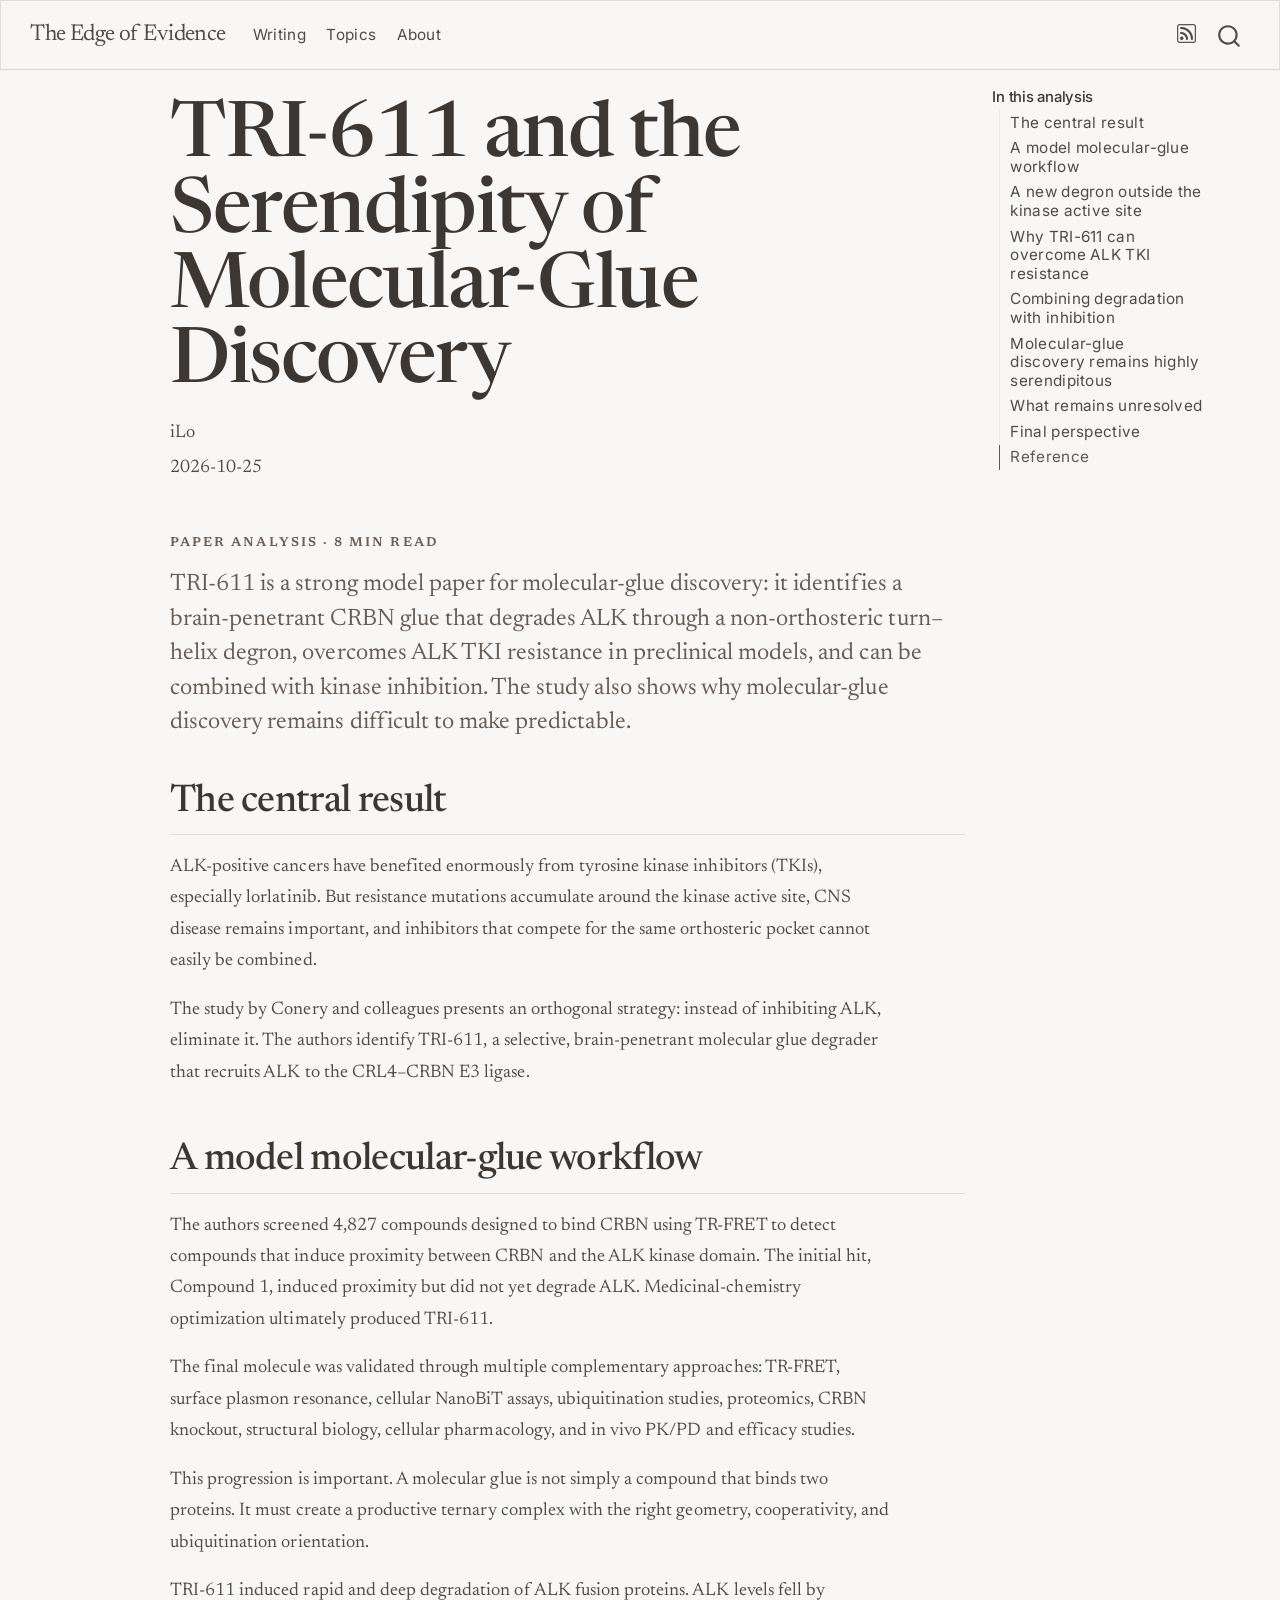
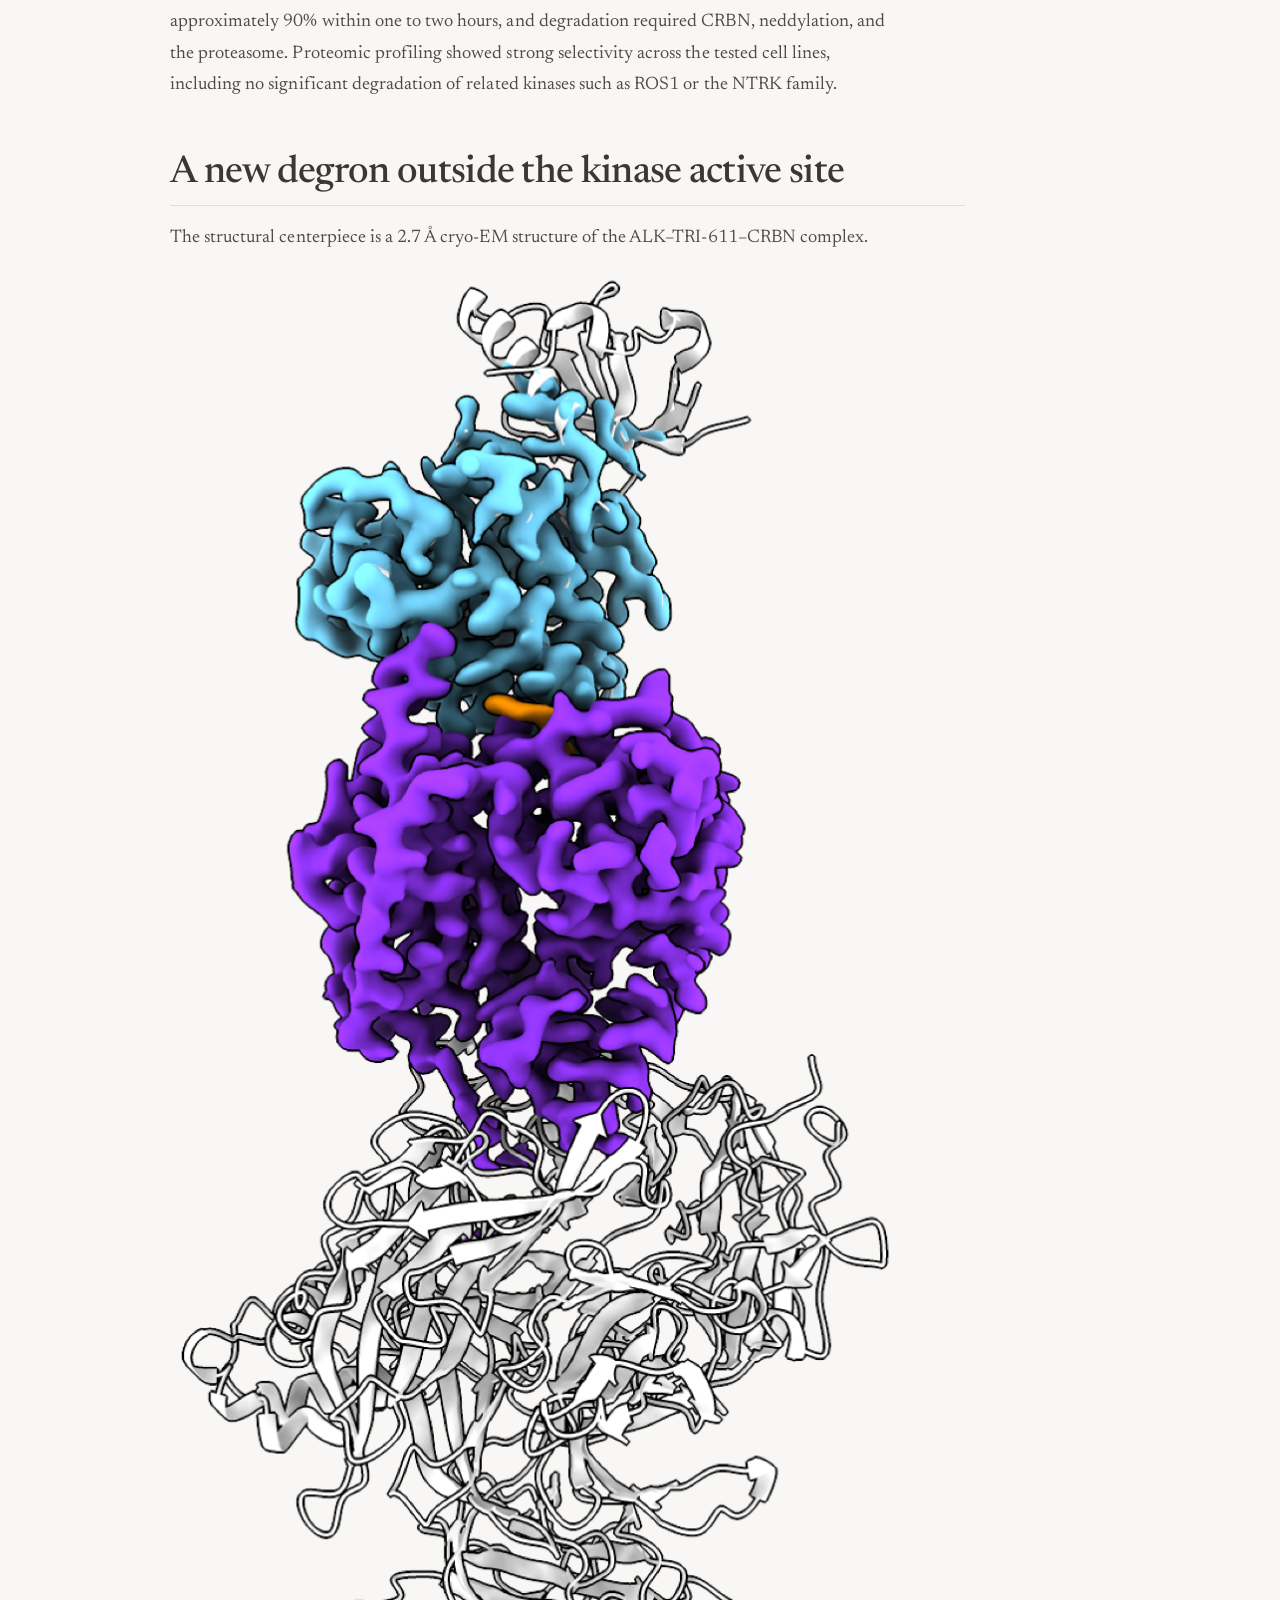
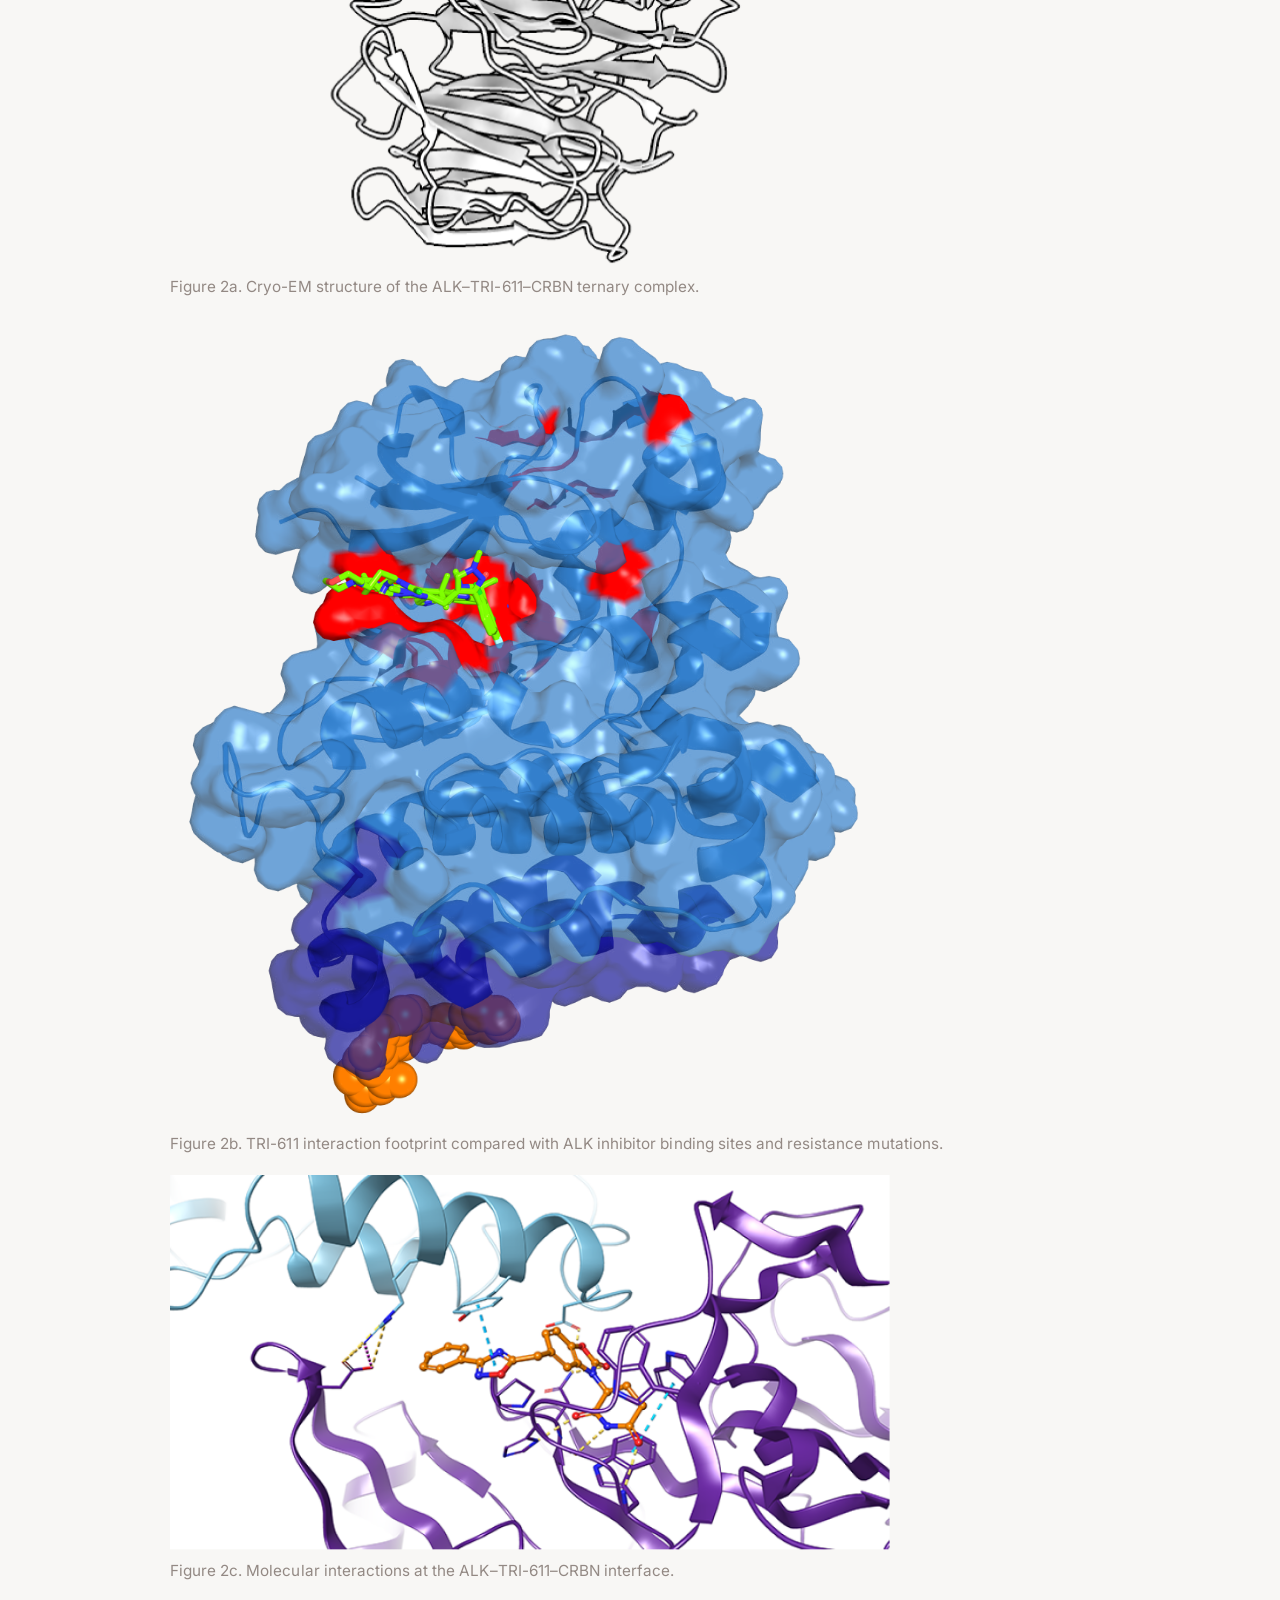
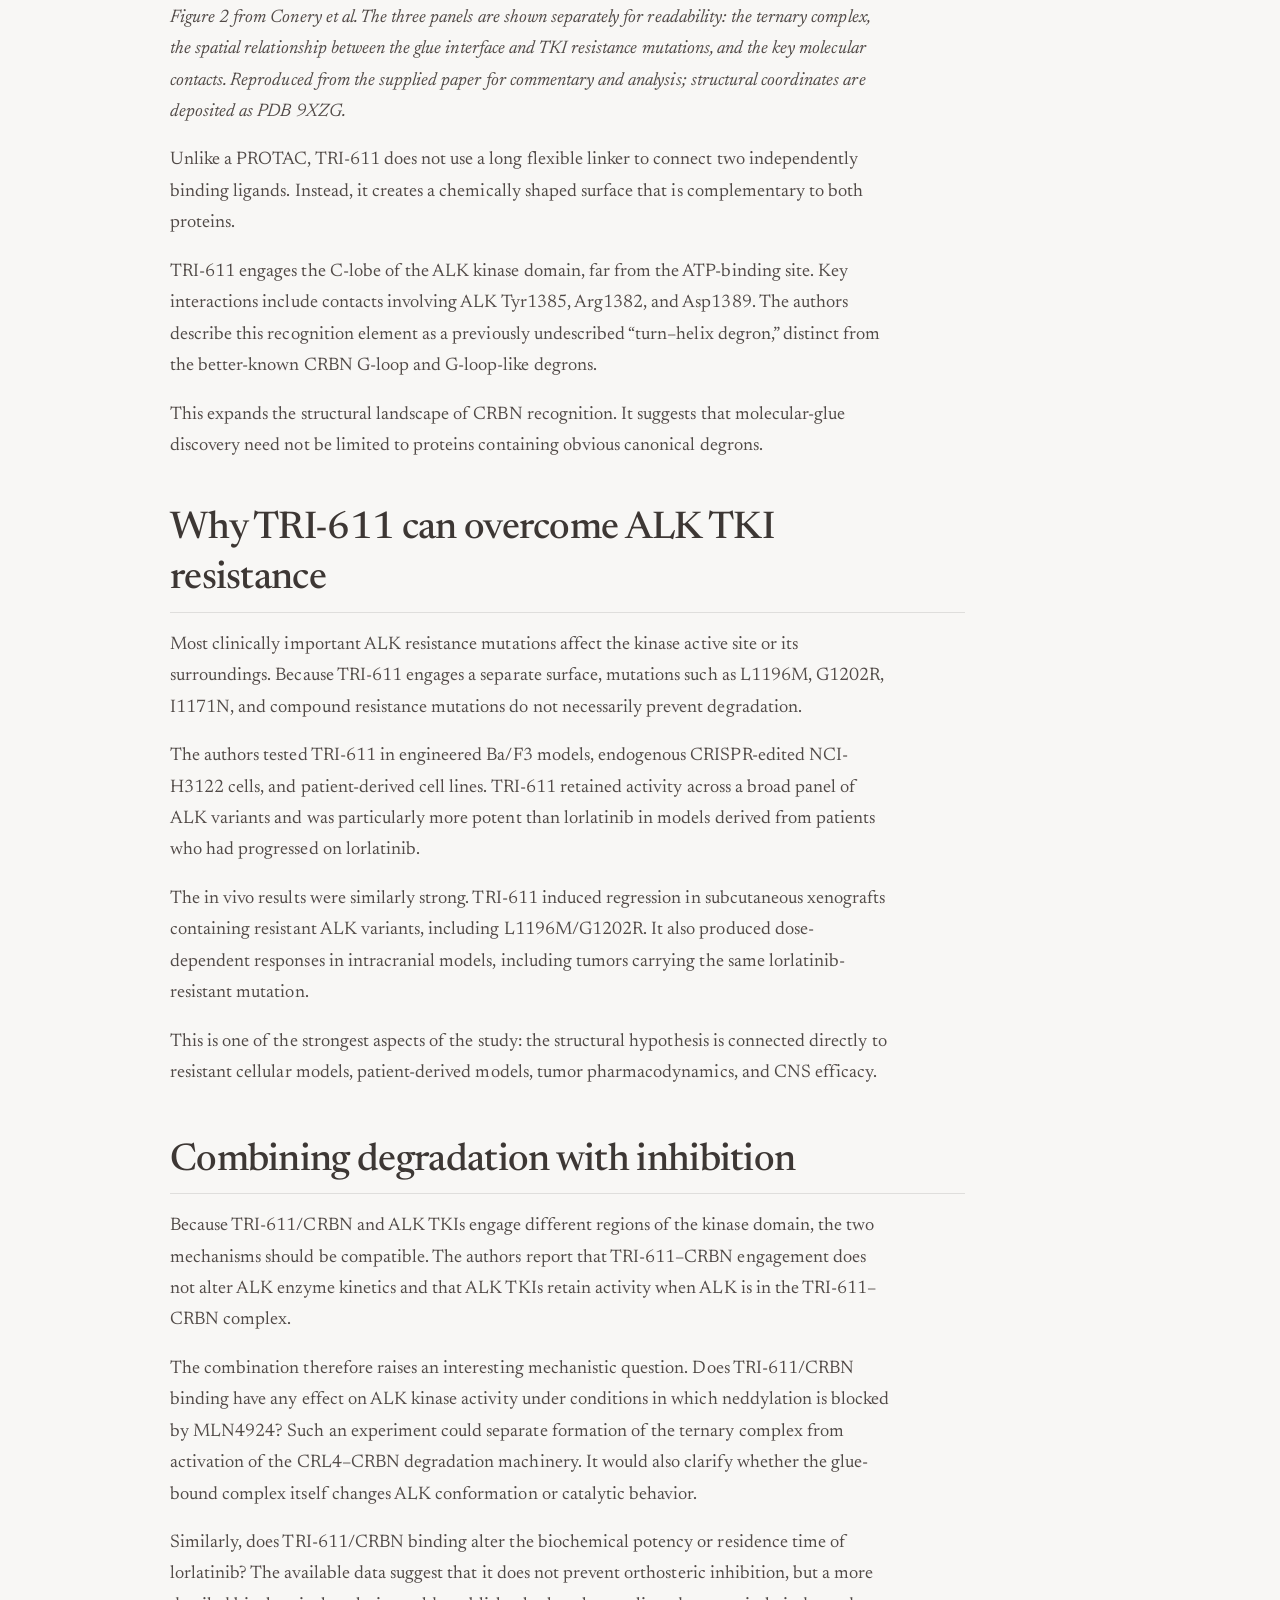
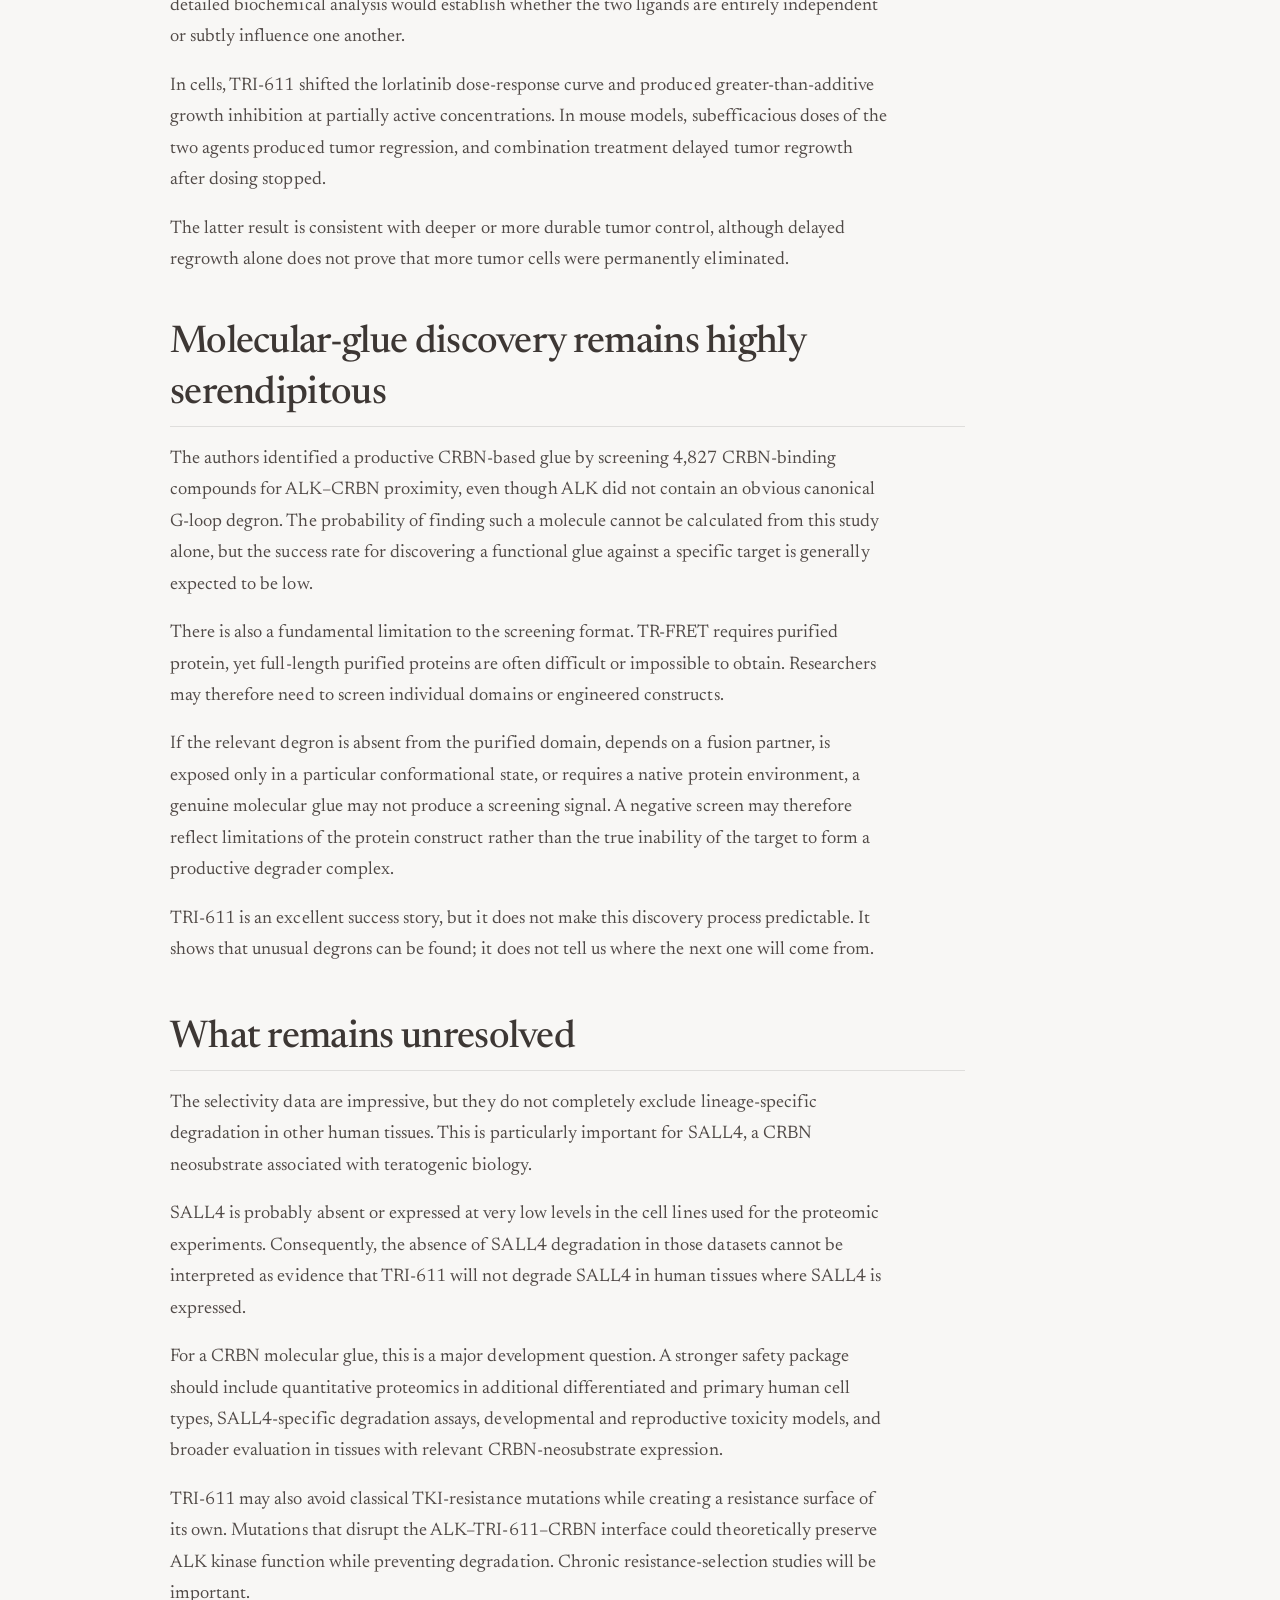
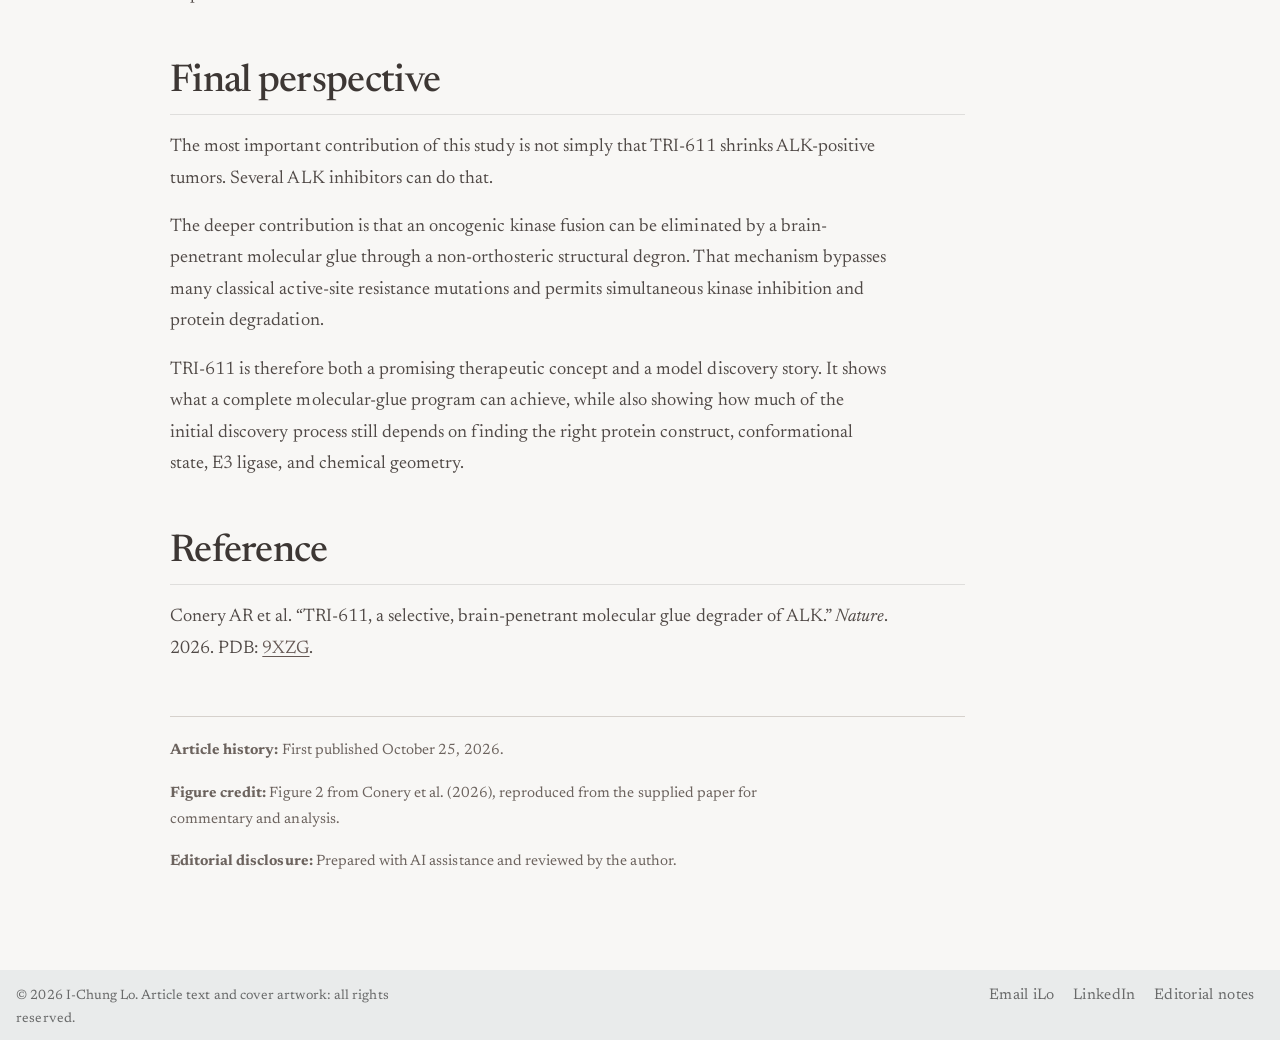
<file: posts/2026-10-25-tri-611-alk-molecular-glue/index.html>
<!DOCTYPE html>
<html xmlns="http://www.w3.org/1999/xhtml" lang="en" xml:lang="en"><head>

<meta charset="utf-8">
<meta name="generator" content="quarto-1.11.9">

<meta name="viewport" content="width=device-width, initial-scale=1.0, user-scalable=yes">

<meta name="author" content="iLo">
<meta name="dcterms.date" content="2026-10-25">
<meta name="description" content="A structural and translational analysis of TRI-611, a brain-penetrant CRBN molecular glue degrader of ALK.">

<title>TRI-611 and the Serendipity of Molecular-Glue Discovery – The Edge of Evidence</title>
<style>
/* Default styles provided by pandoc.
** See https://pandoc.org/MANUAL.html#variables-for-html for config info.
*/
span.smallcaps{font-variant: small-caps;}
div.columns{display: flex; gap: 1.5em;}
div.column{flex: auto;}
@media screen {
div.columns{gap: min(4vw, 1.5em);}
div.column{overflow-x: auto;}
}
div.hanging-indent{margin-left: 1.5em; text-indent: -1.5em;}
ul.task-list{list-style: none;}
ul.task-list li input[type="checkbox"] {
  width: 0.8em;
  margin: 0 0.8em 0.2em -1em; /* quarto-specific, see https://github.com/quarto-dev/quarto-cli/issues/4556 */ 
  vertical-align: middle;
}
</style>


<script src="../../site_libs/quarto-nav/quarto-nav.js"></script>
<script src="../../site_libs/clipboard/clipboard.min.js"></script>
<script src="../../site_libs/quarto-search/autocomplete.umd.js"></script>
<script src="../../site_libs/quarto-search/fuse.min.js"></script>
<script src="../../site_libs/quarto-search/quarto-search.js"></script>
<meta name="quarto:offset" content="../../">
<link href="../../assets/images/il-boundary-mark.svg" rel="icon" type="image/svg+xml">
<script src="../../site_libs/quarto-html/quarto.js" type="module"></script>
<script src="../../site_libs/quarto-html/tabsets/tabsets.js" type="module"></script>
<script src="../../site_libs/quarto-html/scrollable-regions/scrollable-regions.js" type="module"></script>
<script src="../../site_libs/quarto-html/popper.min.js"></script>
<script src="../../site_libs/quarto-html/tippy.umd.min.js"></script>
<script src="../../site_libs/quarto-html/anchor.min.js"></script>
<link href="../../site_libs/quarto-html/tippy.css" rel="stylesheet">
<link href="../../site_libs/quarto-html/quarto-syntax-highlighting-63b5708e65d6cd79cd7618c58d0c21e7.css" rel="stylesheet" id="quarto-text-highlighting-styles">
<script src="../../site_libs/bootstrap/bootstrap.min.js"></script>
<link href="../../site_libs/bootstrap/bootstrap-icons.css" rel="stylesheet">
<link href="../../site_libs/bootstrap/bootstrap-462eabad4961b2e297b2ab244a4e3d42.min.css" rel="stylesheet" append-hash="true" id="quarto-bootstrap" data-mode="light">
<script id="quarto-search-options" type="application/json">{
  "location": "navbar",
  "copy-button": true,
  "collapse-after": 3,
  "panel-placement": "end",
  "type": "overlay",
  "limit": 50,
  "keyboard-shortcut": [
    "f",
    "/",
    "s"
  ],
  "language": {
    "search-no-results-text": "No results",
    "search-matching-documents-text": "matching documents",
    "search-copy-link-title": "Copy link to search",
    "search-hide-matches-text": "Hide additional matches",
    "search-more-match-text": "more match in this document",
    "search-more-matches-text": "more matches in this document",
    "search-clear-button-title": "Clear",
    "search-text-placeholder": "",
    "search-detached-cancel-button-title": "Cancel",
    "search-submit-button-title": "Submit",
    "search-label": "Search"
  }
}</script>
<style>html{ scroll-behavior: smooth; }</style>


<link rel="stylesheet" href="../../styles.css">
<meta property="og:title" content="TRI-611 and the Serendipity of Molecular-Glue Discovery – The Edge of Evidence">
<meta property="og:description" content="A structural and translational analysis of TRI-611, a brain-penetrant CRBN molecular glue degrader of ALK.">
<meta property="og:image" content="https://ichunglo.github.io/posts/2026-10-25-tri-611-alk-molecular-glue/fig2_0.png">
<meta property="og:site_name" content="The Edge of Evidence">
<meta property="og:image:height" content="846">
<meta property="og:image:width" content="1628">
<meta property="og:image:alt" content="Cryo-EM view of the TRI-611-bound ALK and CRBN molecular-glue complex">
<meta name="twitter:title" content="TRI-611 and the Serendipity of Molecular-Glue Discovery – The Edge of Evidence">
<meta name="twitter:description" content="A structural and translational analysis of TRI-611, a brain-penetrant CRBN molecular glue degrader of ALK.">
<meta name="twitter:image" content="https://ichunglo.github.io/posts/2026-10-25-tri-611-alk-molecular-glue/fig2_0.png">
<meta name="twitter:image:alt" content="Cryo-EM view of the TRI-611-bound ALK and CRBN molecular-glue complex">
<meta name="twitter:card" content="summary_large_image">
</head>

<body class="nav-fixed quarto-light"><a id="quarto-skip-link" class="visually-hidden-focusable" href="#quarto-document-content">Skip to main content</a>

<div id="quarto-search-results"></div>
  <header id="quarto-header" class="headroom fixed-top">
    <nav class="navbar navbar-expand-lg " data-bs-theme="dark" aria-label="Site">
      <div class="navbar-container container-fluid">
      <div class="navbar-brand-container mx-auto">
    <a class="navbar-brand" href="../../index.html">
    <span class="navbar-title">The Edge of Evidence</span>
    </a>
  </div>
          <button class="navbar-toggler" type="button" data-bs-toggle="collapse" data-bs-target="#navbarCollapse" aria-controls="navbarCollapse" aria-expanded="false" aria-label="Toggle navigation" onclick="if (window.quartoToggleHeadroom) { window.quartoToggleHeadroom(); }">
  <span class="navbar-toggler-icon"></span>
</button>
          <div class="collapse navbar-collapse" id="navbarCollapse">
            <ul class="navbar-nav navbar-nav-scroll me-auto">
  <li class="nav-item">
    <a class="nav-link" href="../../writing.html"> 
<span class="menu-text">Writing</span></a>
  </li>  
  <li class="nav-item">
    <a class="nav-link" href="../../topics.html"> 
<span class="menu-text">Topics</span></a>
  </li>  
  <li class="nav-item">
    <a class="nav-link" href="../../about.html"> 
<span class="menu-text">About</span></a>
  </li>  
</ul>
            <ul class="navbar-nav navbar-nav-scroll ms-auto">
  <li class="nav-item compact">
    <a class="nav-link" href="../../index.xml"> <i class="bi bi-rss" role="img" aria-label="RSS feed">
</i> 
<span class="menu-text"></span></a>
  </li>  
</ul>
          </div> <!-- /navcollapse -->
            <div class="quarto-navbar-tools">
</div>
            <div id="quarto-search" class="" title="Search"></div>
      </div> <!-- /container-fluid -->
    </nav>
</header>
<!-- content -->
<div id="quarto-content" class="quarto-container page-columns page-rows-contents page-layout-article page-navbar">
<!-- sidebar -->
<!-- margin-sidebar -->
    <div id="quarto-margin-sidebar" class="sidebar margin-sidebar">
        <nav id="TOC" role="doc-toc" aria-labelledby="toc-title" class="toc-active">
    <h2 id="toc-title">In this analysis</h2>
   
  <ul>
  <li><a href="#the-central-result" id="toc-the-central-result" class="nav-link active" data-scroll-target="#the-central-result">The central result</a></li>
  <li><a href="#a-model-molecular-glue-workflow" id="toc-a-model-molecular-glue-workflow" class="nav-link" data-scroll-target="#a-model-molecular-glue-workflow">A model molecular-glue workflow</a></li>
  <li><a href="#a-new-degron-outside-the-kinase-active-site" id="toc-a-new-degron-outside-the-kinase-active-site" class="nav-link" data-scroll-target="#a-new-degron-outside-the-kinase-active-site">A new degron outside the kinase active site</a></li>
  <li><a href="#why-tri-611-can-overcome-alk-tki-resistance" id="toc-why-tri-611-can-overcome-alk-tki-resistance" class="nav-link" data-scroll-target="#why-tri-611-can-overcome-alk-tki-resistance">Why TRI-611 can overcome ALK TKI resistance</a></li>
  <li><a href="#combining-degradation-with-inhibition" id="toc-combining-degradation-with-inhibition" class="nav-link" data-scroll-target="#combining-degradation-with-inhibition">Combining degradation with inhibition</a></li>
  <li><a href="#molecular-glue-discovery-remains-highly-serendipitous" id="toc-molecular-glue-discovery-remains-highly-serendipitous" class="nav-link" data-scroll-target="#molecular-glue-discovery-remains-highly-serendipitous">Molecular-glue discovery remains highly serendipitous</a></li>
  <li><a href="#what-remains-unresolved" id="toc-what-remains-unresolved" class="nav-link" data-scroll-target="#what-remains-unresolved">What remains unresolved</a></li>
  <li><a href="#final-perspective" id="toc-final-perspective" class="nav-link" data-scroll-target="#final-perspective">Final perspective</a></li>
  <li><a href="#reference" id="toc-reference" class="nav-link" data-scroll-target="#reference">Reference</a></li>
  </ul>
</nav>
    </div>
<!-- main -->
<main class="content" id="quarto-document-content" tabindex="-1"><header id="title-block-header" class="quarto-title-block"><h1 class="title display-7">TRI-611 and the Serendipity of Molecular-Glue Discovery</h1></header>

<header id="title-block-header">

<p class="author">iLo</p>

<p class="date">2026-10-25</p>
</header>


<div class="article-type">
<p>PAPER ANALYSIS · 8 MIN READ</p>
</div>
<div class="article-deck">
<p>TRI-611 is a strong model paper for molecular-glue discovery: it identifies a brain-penetrant CRBN glue that degrades ALK through a non-orthosteric turn–helix degron, overcomes ALK TKI resistance in preclinical models, and can be combined with kinase inhibition. The study also shows why molecular-glue discovery remains difficult to make predictable.</p>
</div>
<section id="the-central-result" class="level2">
<h2 class="anchored" data-anchor-id="the-central-result">The central result</h2>
<p>ALK-positive cancers have benefited enormously from tyrosine kinase inhibitors (TKIs), especially lorlatinib. But resistance mutations accumulate around the kinase active site, CNS disease remains important, and inhibitors that compete for the same orthosteric pocket cannot easily be combined.</p>
<p>The study by Conery and colleagues presents an orthogonal strategy: instead of inhibiting ALK, eliminate it. The authors identify TRI-611, a selective, brain-penetrant molecular glue degrader that recruits ALK to the CRL4–CRBN E3 ligase.</p>
</section>
<section id="a-model-molecular-glue-workflow" class="level2">
<h2 class="anchored" data-anchor-id="a-model-molecular-glue-workflow">A model molecular-glue workflow</h2>
<p>The authors screened 4,827 compounds designed to bind CRBN using TR-FRET to detect compounds that induce proximity between CRBN and the ALK kinase domain. The initial hit, Compound 1, induced proximity but did not yet degrade ALK. Medicinal-chemistry optimization ultimately produced TRI-611.</p>
<p>The final molecule was validated through multiple complementary approaches: TR-FRET, surface plasmon resonance, cellular NanoBiT assays, ubiquitination studies, proteomics, CRBN knockout, structural biology, cellular pharmacology, and in vivo PK/PD and efficacy studies.</p>
<p>This progression is important. A molecular glue is not simply a compound that binds two proteins. It must create a productive ternary complex with the right geometry, cooperativity, and ubiquitination orientation.</p>
<p>TRI-611 induced rapid and deep degradation of ALK fusion proteins. ALK levels fell by approximately 90% within one to two hours, and degradation required CRBN, neddylation, and the proteasome. Proteomic profiling showed strong selectivity across the tested cell lines, including no significant degradation of related kinases such as ROS1 or the NTRK family.</p>
</section>
<section id="a-new-degron-outside-the-kinase-active-site" class="level2">
<h2 class="anchored" data-anchor-id="a-new-degron-outside-the-kinase-active-site">A new degron outside the kinase active site</h2>
<p>The structural centerpiece is a 2.7 Å cryo-EM structure of the ALK–TRI-611–CRBN complex.</p>
<div class="quarto-figure quarto-figure-center">
<figure class="figure">
<p><img src="fig2_2.png" class="img-fluid figure-img" alt="Cryo-EM structure of the ALK–TRI-611–CRBN ternary complex"></p>
<figcaption>Figure 2a. Cryo-EM structure of the ALK–TRI-611–CRBN ternary complex.</figcaption>
</figure>
</div>
<div class="quarto-figure quarto-figure-center">
<figure class="figure">
<p><img src="fig2_1.png" class="img-fluid figure-img" alt="ALK inhibitor binding sites, resistance mutations, and the TRI-611 interaction footprint"></p>
<figcaption>Figure 2b. TRI-611 interaction footprint compared with ALK inhibitor binding sites and resistance mutations.</figcaption>
</figure>
</div>
<div class="quarto-figure quarto-figure-center">
<figure class="figure">
<p><img src="fig2_0.png" class="img-fluid figure-img" alt="Molecular interactions at the ALK–TRI-611–CRBN interface"></p>
<figcaption>Figure 2c. Molecular interactions at the ALK–TRI-611–CRBN interface.</figcaption>
</figure>
</div>
<p><em>Figure 2 from Conery et al.&nbsp;The three panels are shown separately for readability: the ternary complex, the spatial relationship between the glue interface and TKI resistance mutations, and the key molecular contacts. Reproduced from the supplied paper for commentary and analysis; structural coordinates are deposited as PDB 9XZG.</em></p>
<p>Unlike a PROTAC, TRI-611 does not use a long flexible linker to connect two independently binding ligands. Instead, it creates a chemically shaped surface that is complementary to both proteins.</p>
<p>TRI-611 engages the C-lobe of the ALK kinase domain, far from the ATP-binding site. Key interactions include contacts involving ALK Tyr1385, Arg1382, and Asp1389. The authors describe this recognition element as a previously undescribed “turn–helix degron,” distinct from the better-known CRBN G-loop and G-loop-like degrons.</p>
<p>This expands the structural landscape of CRBN recognition. It suggests that molecular-glue discovery need not be limited to proteins containing obvious canonical degrons.</p>
</section>
<section id="why-tri-611-can-overcome-alk-tki-resistance" class="level2">
<h2 class="anchored" data-anchor-id="why-tri-611-can-overcome-alk-tki-resistance">Why TRI-611 can overcome ALK TKI resistance</h2>
<p>Most clinically important ALK resistance mutations affect the kinase active site or its surroundings. Because TRI-611 engages a separate surface, mutations such as L1196M, G1202R, I1171N, and compound resistance mutations do not necessarily prevent degradation.</p>
<p>The authors tested TRI-611 in engineered Ba/F3 models, endogenous CRISPR-edited NCI-H3122 cells, and patient-derived cell lines. TRI-611 retained activity across a broad panel of ALK variants and was particularly more potent than lorlatinib in models derived from patients who had progressed on lorlatinib.</p>
<p>The in vivo results were similarly strong. TRI-611 induced regression in subcutaneous xenografts containing resistant ALK variants, including L1196M/G1202R. It also produced dose-dependent responses in intracranial models, including tumors carrying the same lorlatinib-resistant mutation.</p>
<p>This is one of the strongest aspects of the study: the structural hypothesis is connected directly to resistant cellular models, patient-derived models, tumor pharmacodynamics, and CNS efficacy.</p>
</section>
<section id="combining-degradation-with-inhibition" class="level2">
<h2 class="anchored" data-anchor-id="combining-degradation-with-inhibition">Combining degradation with inhibition</h2>
<p>Because TRI-611/CRBN and ALK TKIs engage different regions of the kinase domain, the two mechanisms should be compatible. The authors report that TRI-611–CRBN engagement does not alter ALK enzyme kinetics and that ALK TKIs retain activity when ALK is in the TRI-611–CRBN complex.</p>
<p>The combination therefore raises an interesting mechanistic question. Does TRI-611/CRBN binding have any effect on ALK kinase activity under conditions in which neddylation is blocked by MLN4924? Such an experiment could separate formation of the ternary complex from activation of the CRL4–CRBN degradation machinery. It would also clarify whether the glue-bound complex itself changes ALK conformation or catalytic behavior.</p>
<p>Similarly, does TRI-611/CRBN binding alter the biochemical potency or residence time of lorlatinib? The available data suggest that it does not prevent orthosteric inhibition, but a more detailed biochemical analysis would establish whether the two ligands are entirely independent or subtly influence one another.</p>
<p>In cells, TRI-611 shifted the lorlatinib dose-response curve and produced greater-than-additive growth inhibition at partially active concentrations. In mouse models, subefficacious doses of the two agents produced tumor regression, and combination treatment delayed tumor regrowth after dosing stopped.</p>
<p>The latter result is consistent with deeper or more durable tumor control, although delayed regrowth alone does not prove that more tumor cells were permanently eliminated.</p>
</section>
<section id="molecular-glue-discovery-remains-highly-serendipitous" class="level2">
<h2 class="anchored" data-anchor-id="molecular-glue-discovery-remains-highly-serendipitous">Molecular-glue discovery remains highly serendipitous</h2>
<p>The authors identified a productive CRBN-based glue by screening 4,827 CRBN-binding compounds for ALK–CRBN proximity, even though ALK did not contain an obvious canonical G-loop degron. The probability of finding such a molecule cannot be calculated from this study alone, but the success rate for discovering a functional glue against a specific target is generally expected to be low.</p>
<p>There is also a fundamental limitation to the screening format. TR-FRET requires purified protein, yet full-length purified proteins are often difficult or impossible to obtain. Researchers may therefore need to screen individual domains or engineered constructs.</p>
<p>If the relevant degron is absent from the purified domain, depends on a fusion partner, is exposed only in a particular conformational state, or requires a native protein environment, a genuine molecular glue may not produce a screening signal. A negative screen may therefore reflect limitations of the protein construct rather than the true inability of the target to form a productive degrader complex.</p>
<p>TRI-611 is an excellent success story, but it does not make this discovery process predictable. It shows that unusual degrons can be found; it does not tell us where the next one will come from.</p>
</section>
<section id="what-remains-unresolved" class="level2">
<h2 class="anchored" data-anchor-id="what-remains-unresolved">What remains unresolved</h2>
<p>The selectivity data are impressive, but they do not completely exclude lineage-specific degradation in other human tissues. This is particularly important for SALL4, a CRBN neosubstrate associated with teratogenic biology.</p>
<p>SALL4 is probably absent or expressed at very low levels in the cell lines used for the proteomic experiments. Consequently, the absence of SALL4 degradation in those datasets cannot be interpreted as evidence that TRI-611 will not degrade SALL4 in human tissues where SALL4 is expressed.</p>
<p>For a CRBN molecular glue, this is a major development question. A stronger safety package should include quantitative proteomics in additional differentiated and primary human cell types, SALL4-specific degradation assays, developmental and reproductive toxicity models, and broader evaluation in tissues with relevant CRBN-neosubstrate expression.</p>
<p>TRI-611 may also avoid classical TKI-resistance mutations while creating a resistance surface of its own. Mutations that disrupt the ALK–TRI-611–CRBN interface could theoretically preserve ALK kinase function while preventing degradation. Chronic resistance-selection studies will be important.</p>
</section>
<section id="final-perspective" class="level2">
<h2 class="anchored" data-anchor-id="final-perspective">Final perspective</h2>
<p>The most important contribution of this study is not simply that TRI-611 shrinks ALK-positive tumors. Several ALK inhibitors can do that.</p>
<p>The deeper contribution is that an oncogenic kinase fusion can be eliminated by a brain-penetrant molecular glue through a non-orthosteric structural degron. That mechanism bypasses many classical active-site resistance mutations and permits simultaneous kinase inhibition and protein degradation.</p>
<p>TRI-611 is therefore both a promising therapeutic concept and a model discovery story. It shows what a complete molecular-glue program can achieve, while also showing how much of the initial discovery process still depends on finding the right protein construct, conformational state, E3 ligase, and chemical geometry.</p>
</section>
<section id="reference" class="level2">
<h2 class="anchored" data-anchor-id="reference">Reference</h2>
<p>Conery AR et al.&nbsp;“TRI-611, a selective, brain-penetrant molecular glue degrader of ALK.” <em>Nature</em>. 2026. PDB: <a href="https://www.rcsb.org/structure/9XZG">9XZG</a>.</p>
<div class="article-disclosure">
<p><strong>Article history:</strong> First published October 25, 2026.</p>
<p><strong>Figure credit:</strong> Figure 2 from Conery et al.&nbsp;(2026), reproduced from the supplied paper for commentary and analysis.</p>
<p><strong>Editorial disclosure:</strong> Prepared with AI assistance and reviewed by the author.</p>
</div>


</section>

</main> <!-- /main -->
<script id="quarto-html-after-body" type="application/javascript">
  window.document.addEventListener("DOMContentLoaded", function (event) {
    const icon = "";
    const anchorJS = new window.AnchorJS();
    anchorJS.options = {
      placement: 'right',
      icon: icon
    };
    anchorJS.add('.anchored');
    const isCodeAnnotation = (el) => {
      for (const clz of el.classList) {
        if (clz.startsWith('code-annotation-')) {                     
          return true;
        }
      }
      return false;
    }
    const onCopySuccess = function(e) {
      // button target
      const button = e.trigger;
      // don't keep focus
      button.blur();
      // flash "checked"
      button.classList.add('code-copy-button-checked');
      var currentTitle = button.getAttribute("title");
      button.setAttribute("title", "Copied!");
      let tooltip;
      if (window.bootstrap) {
        button.setAttribute("data-bs-toggle", "tooltip");
        button.setAttribute("data-bs-placement", "left");
        button.setAttribute("data-bs-title", "Copied!");
        tooltip = new bootstrap.Tooltip(button, 
          { trigger: "manual", 
            customClass: "code-copy-button-tooltip",
            offset: [0, -8]});
        tooltip.show();    
      }
      setTimeout(function() {
        if (tooltip) {
          tooltip.hide();
          button.removeAttribute("data-bs-title");
          button.removeAttribute("data-bs-toggle");
          button.removeAttribute("data-bs-placement");
        }
        button.setAttribute("title", currentTitle);
        button.classList.remove('code-copy-button-checked');
      }, 1000);
      // clear code selection
      e.clearSelection();
    }
    const getTextToCopy = function(trigger) {
      const outerScaffold = trigger.parentElement.cloneNode(true);
      const codeEl = outerScaffold.querySelector('code');
      for (const childEl of codeEl.children) {
        if (isCodeAnnotation(childEl)) {
          childEl.remove();
        }
      }
      return codeEl.innerText;
    }
    const clipboard = new window.ClipboardJS('.code-copy-button:not([data-in-quarto-modal])', {
      text: getTextToCopy
    });
    clipboard.on('success', onCopySuccess);
    if (window.document.getElementById('quarto-embedded-source-code-modal')) {
      const clipboardModal = new window.ClipboardJS('.code-copy-button[data-in-quarto-modal]', {
        text: getTextToCopy,
        container: window.document.getElementById('quarto-embedded-source-code-modal')
      });
      clipboardModal.on('success', onCopySuccess);
    }
      var localhostRegex = new RegExp(/^(?:http|https):\/\/localhost\:?[0-9]*\//);
      var mailtoRegex = new RegExp(/^mailto:/);
        var filterRegex = new RegExp("https:\/\/ichunglo\.github\.io");
      const newWindowLabel = "(opens in a new tab)";
      const newWindowNoteId = "quarto-ext-newwindow-label";
      // Links reference one hidden label through aria-describedby, so the
      // announcement never changes their accessible name.
      var describeNewWindow = (link) => {
        if (!window.document.getElementById(newWindowNoteId)) {
          var newWindowNote = window.document.createElement("span");
          newWindowNote.id = newWindowNoteId;
          newWindowNote.hidden = true;
          newWindowNote.textContent = newWindowLabel;
          window.document.body.appendChild(newWindowNote);
        }
        var describedBy = (link.getAttribute("aria-describedby") || "").split(/\s+/).filter(Boolean);
        if (!describedBy.includes(newWindowNoteId)) {
          describedBy.push(newWindowNoteId);
          link.setAttribute("aria-describedby", describedBy.join(" "));
        }
      }
      var isInternal = (href) => {
          return filterRegex.test(href) || localhostRegex.test(href) || mailtoRegex.test(href);
      }
      // Inspect non-navigation links and adorn them if external
      window.quartoDecorateExternalLinks = function (root) {
     var links = (root || window.document).querySelectorAll('a[href]:not(.nav-link):not(.navbar-brand):not(.toc-action):not(.sidebar-link):not(.sidebar-item-toggle):not(.pagination-link):not(.no-external):not([aria-hidden]):not(.dropdown-item):not(.quarto-navigation-tool):not(.about-link)');
      for (var i=0; i<links.length; i++) {
        const link = links[i];
        if (!isInternal(link.href)) {
          // undo the damage that might have been done by quarto-nav.js in the case of
          // links that we want to consider external
          if (link.dataset.originalHref !== undefined) {
            link.href = link.dataset.originalHref;
          }
            // target, if specified
            link.setAttribute("target", "_blank");
            if (link.getAttribute("rel") === null) {
              link.setAttribute("rel", "noopener");
            }
            describeNewWindow(link);
          if (!link.classList.contains('no-external-icon')) {
          }
        }
      }
      };
      window.quartoDecorateExternalLinks(window.document);
    // Esc closes the popup (WCAG 1.4.13) and focus leaving both trigger and
    // popup closes it (WCAG 2.4.11); tippy handles neither for interactive popups.
    const hideOnEscAndFocusOut = {
      name: 'hideOnEscAndFocusOut',
      defaultValue: true,
      fn(instance) {
        const dismiss = () => {
          // A show scheduled by the trigger delay would otherwise reopen it
          instance.clearDelayTimeouts();
          instance.hide();
        };
        const onKeyDown = (event) => {
          if (event.key !== 'Escape') {
            return;
          }
          // Keep Esc from also reaching page handlers (e.g. reveal.js overview),
          // except an open reveal.js slide menu, which Esc should close too.
          // The menu handles keys only when its keyboard option is on.
          const menuHandlesEsc = window.Reveal?.getPlugin?.('menu')?.isOpen() &&
            window.Reveal.getConfig().menu?.keyboard !== false;
          if (!menuHandlesEsc) {
            event.stopPropagation();
          }
          if (instance.popper.contains(window.document.activeElement)) {
            // Disabled while refocusing so the focus trigger does not reopen it
            instance.disable();
            instance.reference.focus();
            instance.enable();
          }
          dismiss();
        };
        const onFocusOut = (event) => {
          const target = event.relatedTarget;
          if (target && !instance.reference.contains(target) &&
              !instance.popper.contains(target)) {
            dismiss();
          }
        };
        // On the trigger too: a click trigger (code-annotations: select) has no
        // blur handling. Attached for the instance's lifetime so leaving the
        // trigger also cancels a show still pending on the trigger delay.
        instance.reference.addEventListener('focusout', onFocusOut);
        return {
          onShow() {
            window.document.addEventListener('keydown', onKeyDown, true);
            instance.popper.addEventListener('focusout', onFocusOut);
          },
          onHide() {
            window.document.removeEventListener('keydown', onKeyDown, true);
            instance.popper.removeEventListener('focusout', onFocusOut);
          },
          onDestroy() {
            instance.reference.removeEventListener('focusout', onFocusOut);
          },
        };
      },
    };
    function tippyHover(el, contentFn, onTriggerFn, onUntriggerFn) {
      const config = {
        allowHTML: true,
        maxWidth: 500,
        delay: 100,
        arrow: false,
        appendTo: function(el) {
            return el.parentElement;
        },
        interactive: true,
        interactiveBorder: 10,
        theme: 'quarto',
        placement: 'bottom-start',
        plugins: [hideOnEscAndFocusOut],
      };
      if (contentFn) {
        config.content = contentFn;
      }
      if (onTriggerFn) {
        config.onTrigger = onTriggerFn;
      }
      if (onUntriggerFn) {
        config.onUntrigger = onUntriggerFn;
      }
      window.tippy(el, config); 
    }
    const noterefs = window.document.querySelectorAll('a[role="doc-noteref"]');
    for (var i=0; i<noterefs.length; i++) {
      const ref = noterefs[i];
      tippyHover(ref, function() {
        // use id or data attribute instead here
        let href = ref.getAttribute('data-footnote-href') || ref.getAttribute('href');
        try { href = new URL(href).hash; } catch {}
        const id = href.replace(/^#\/?/, "");
        const note = window.document.getElementById(id);
        if (note) {
          return note.innerHTML;
        } else {
          return "";
        }
      });
    }
    const xrefs = window.document.querySelectorAll('a.quarto-xref');
    const processXRef = (id, note) => {
      // Strip column container classes
      const stripColumnClz = (el) => {
        el.classList.remove("page-full", "page-columns");
        if (el.children) {
          for (const child of el.children) {
            stripColumnClz(child);
          }
        }
      }
      stripColumnClz(note)
      if (id === null || id.startsWith('sec-')) {
        // Special case sections, only their first couple elements
        const container = document.createElement("div");
        if (note.children && note.children.length > 2) {
          container.appendChild(note.children[0].cloneNode(true));
          for (let i = 1; i < note.children.length; i++) {
            const child = note.children[i];
            if (child.tagName === "P" && child.innerText === "") {
              continue;
            } else {
              container.appendChild(child.cloneNode(true));
              break;
            }
          }
          if (window.Quarto?.typesetMath) {
            window.Quarto.typesetMath(container);
          }
          return container.innerHTML
        } else {
          if (window.Quarto?.typesetMath) {
            window.Quarto.typesetMath(note);
          }
          return note.innerHTML;
        }
      } else {
        // Remove any anchor links if they are present
        const anchorLink = note.querySelector('a.anchorjs-link');
        if (anchorLink) {
          anchorLink.remove();
        }
        if (window.Quarto?.typesetMath) {
          window.Quarto.typesetMath(note);
        }
        if (note.classList.contains("callout")) {
          return note.outerHTML;
        } else {
          return note.innerHTML;
        }
      }
    }
    for (var i=0; i<xrefs.length; i++) {
      const xref = xrefs[i];
      tippyHover(xref, undefined, function(instance) {
        instance.disable();
        let url = xref.getAttribute('href');
        let hash = undefined; 
        if (url.startsWith('#')) {
          hash = url;
        } else {
          try { hash = new URL(url).hash; } catch {}
        }
        if (hash) {
          const id = hash.replace(/^#\/?/, "");
          const note = window.document.getElementById(id);
          if (note !== null) {
            try {
              const html = processXRef(id, note.cloneNode(true));
              instance.setContent(html);
            } finally {
              instance.enable();
              instance.show();
            }
          } else {
            // See if we can fetch this
            fetch(url.split('#')[0])
            .then(res => res.text())
            .then(html => {
              const parser = new DOMParser();
              const htmlDoc = parser.parseFromString(html, "text/html");
              const note = htmlDoc.getElementById(id);
              if (note !== null) {
                const html = processXRef(id, note);
                instance.setContent(html);
              } 
            }).finally(() => {
              instance.enable();
              instance.show();
            });
          }
        } else {
          // See if we can fetch a full url (with no hash to target)
          // This is a special case and we should probably do some content thinning / targeting
          fetch(url)
          .then(res => res.text())
          .then(html => {
            const parser = new DOMParser();
            const htmlDoc = parser.parseFromString(html, "text/html");
            const note = htmlDoc.querySelector('main.content');
            if (note !== null) {
              // This should only happen for chapter cross references
              // (since there is no id in the URL)
              // remove the first header
              if (note.children.length > 0 && note.children[0].tagName === "HEADER") {
                note.children[0].remove();
              }
              const html = processXRef(null, note);
              instance.setContent(html);
            } 
          }).finally(() => {
            instance.enable();
            instance.show();
          });
        }
      }, function(instance) {
      });
    }
        let selectedAnnoteEl;
        const selectorForAnnotation = ( cell, annotation) => {
          let cellAttr = 'data-code-cell="' + cell + '"';
          let lineAttr = 'data-code-annotation="' +  annotation + '"';
          const selector = 'span[' + cellAttr + '][' + lineAttr + ']';
          return selector;
        }
        const selectCodeLines = (annoteEl) => {
          const doc = window.document;
          const targetCell = annoteEl.getAttribute("data-target-cell");
          const targetAnnotation = annoteEl.getAttribute("data-target-annotation");
          const annoteSpan = window.document.querySelector(selectorForAnnotation(targetCell, targetAnnotation));
          const lines = annoteSpan.getAttribute("data-code-lines").split(",");
          const lineIds = lines.map((line) => {
            return targetCell + "-" + line;
          })
          // Each band is positioned against its own containing block, which is
          // not the offsetParent of the lines, so place it from client rects.
          const placeBand = (band, firstEl, lastEl, codeBlock) => {
            const container = band.offsetParent;
            if (container === null) {
              return;
            }
            const containerRect = container.getBoundingClientRect();
            // Reveal.js scales slides with a transform, so convert client
            // pixels back to the CSS pixels of the container.
            const scale = containerRect.height / container.offsetHeight || 1;
            const firstRect = firstEl.getBoundingClientRect();
            const lastRect = lastEl.getBoundingClientRect();
            const top = (firstRect.top - containerRect.top) / scale - container.clientTop + container.scrollTop;
            const height = (lastRect.bottom - firstRect.top) / scale;
            band.style.top = top - 2 + "px";
            band.style.height = height + 4 + "px";
            if (codeBlock) {
              // Without the copy button wrapper, the containing block is wider
              // than the code block, so span the code block explicitly.
              const blockRect = codeBlock.getBoundingClientRect();
              band.style.left = (blockRect.left - containerRect.left) / scale - container.clientLeft + container.scrollLeft + "px";
              band.style.width = blockRect.width / scale + "px";
            }
          };
          if (lineIds.length > 0) {
            const el = window.document.getElementById(lineIds[0]);
            const lastEl = window.document.getElementById(lineIds[lineIds.length - 1]);
            const parent = el.parentElement.parentElement;
            // cook up a div (if necessary) and position it
            let div = window.document.getElementById("code-annotation-line-highlight");
            if (div === null) {
              div = window.document.createElement("div");
              div.setAttribute("id", "code-annotation-line-highlight");
              div.style.position = 'absolute';
              parent.appendChild(div);
            }
            placeBand(div, el, lastEl, parent.closest("div.sourceCode") || parent);
            let gutterDiv = window.document.getElementById("code-annotation-line-highlight-gutter");
            if (gutterDiv === null) {
              gutterDiv = window.document.createElement("div");
              gutterDiv.setAttribute("id", "code-annotation-line-highlight-gutter");
              gutterDiv.style.position = 'absolute';
              const codeCell = window.document.getElementById(targetCell);
              const gutter = codeCell.querySelector('.code-annotation-gutter');
              gutter.appendChild(gutterDiv);
            }
            placeBand(gutterDiv, el, lastEl);
            selectedAnnoteEl = annoteEl;
          }
        };
        const unselectCodeLines = () => {
          const elementsIds = ["code-annotation-line-highlight", "code-annotation-line-highlight-gutter"];
          elementsIds.forEach((elId) => {
            const div = window.document.getElementById(elId);
            if (div) {
              div.remove();
            }
          });
          selectedAnnoteEl = undefined;
        };
          // Handle positioning of the toggle
      window.addEventListener(
        "resize",
        throttle(() => {
          elRect = undefined;
          if (selectedAnnoteEl) {
            selectCodeLines(selectedAnnoteEl);
          }
        }, 10)
      );
      function throttle(fn, ms) {
      let throttle = false;
      let timer;
        return (...args) => {
          if(!throttle) { // first call gets through
              fn.apply(this, args);
              throttle = true;
          } else { // all the others get throttled
              if(timer) clearTimeout(timer); // cancel #2
              timer = setTimeout(() => {
                fn.apply(this, args);
                timer = throttle = false;
              }, ms);
          }
        };
      }
        // Attach click handler to the DT
        const annoteDls = window.document.querySelectorAll('dt[data-target-cell]');
        for (const annoteDlNode of annoteDls) {
          annoteDlNode.addEventListener('click', (event) => {
            const clickedEl = event.target;
            if (clickedEl !== selectedAnnoteEl) {
              unselectCodeLines();
              const activeEl = window.document.querySelector('dt[data-target-cell].code-annotation-active');
              if (activeEl) {
                activeEl.classList.remove('code-annotation-active');
              }
              selectCodeLines(clickedEl);
              clickedEl.classList.add('code-annotation-active');
            } else {
              // Unselect the line
              unselectCodeLines();
              clickedEl.classList.remove('code-annotation-active');
            }
          });
        }
    const findCites = (el) => {
      const parentEl = el.parentElement;
      if (parentEl) {
        const cites = parentEl.dataset.cites;
        if (cites) {
          return {
            el,
            cites: cites.split(' ')
          };
        } else {
          return findCites(el.parentElement)
        }
      } else {
        return undefined;
      }
    };
    var bibliorefs = window.document.querySelectorAll('a[role="doc-biblioref"]');
    for (var i=0; i<bibliorefs.length; i++) {
      const ref = bibliorefs[i];
      const citeInfo = findCites(ref);
      if (citeInfo) {
        tippyHover(citeInfo.el, function() {
          var popup = window.document.createElement('div');
          citeInfo.cites.forEach(function(cite) {
            var citeDiv = window.document.createElement('div');
            citeDiv.classList.add('hanging-indent');
            citeDiv.classList.add('csl-entry');
            var biblioDiv = window.document.getElementById('ref-' + cite);
            if (biblioDiv) {
              citeDiv.innerHTML = biblioDiv.innerHTML;
            }
            popup.appendChild(citeDiv);
          });
          return popup.innerHTML;
        });
      }
    }
  });
  </script>
  <script type="application/javascript">
  window.quartoScrollableRegionsLabels = {"code":"Scrollable code","output":"Scrollable output"};
  </script>
</div> <!-- /content -->
<footer class="footer">
  <div class="nav-footer">
    <div class="nav-footer-left">
<p>© 2026 I-Chung Lo. Article text and cover artwork: all rights reserved.</p>
</div>   
    <div class="nav-footer-center">
      &nbsp;
    </div>
    <div class="nav-footer-right">
      <ul class="footer-items list-unstyled">
    <li class="nav-item">
    <a class="nav-link" href="mailto:ichunglo@protonmail.com">
<p>Email iLo</p>
</a>
  </li>  
    <li class="nav-item">
    <a class="nav-link" href="https://www.linkedin.com/in/ichunglo/">
<p>LinkedIn</p>
</a>
  </li>  
    <li class="nav-item">
    <a class="nav-link" href="../../editorial-notes.html">
<p>Editorial notes</p>
</a>
  </li>  
</ul>
    </div>
  </div>
</footer>




<script src="../../site_libs/quarto-html/zenscroll-min.js"></script>
</body></html>
</file>
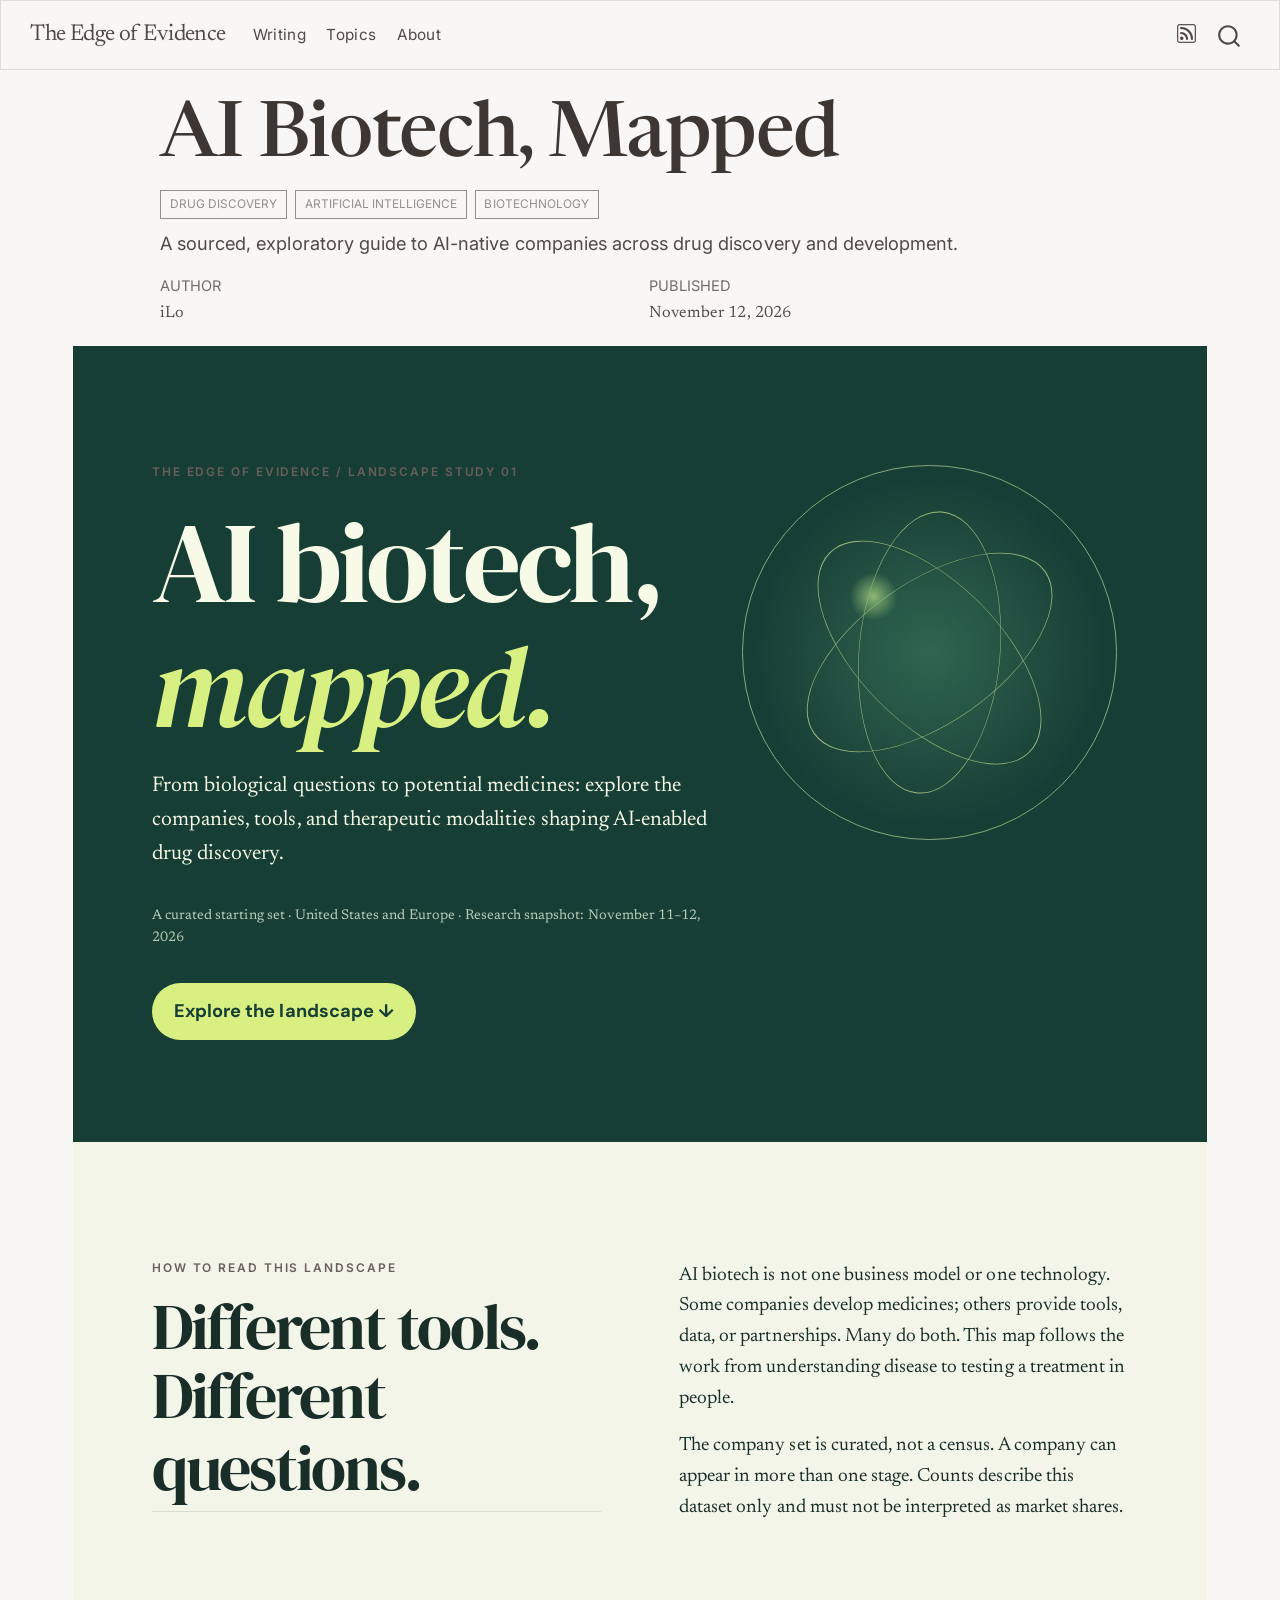
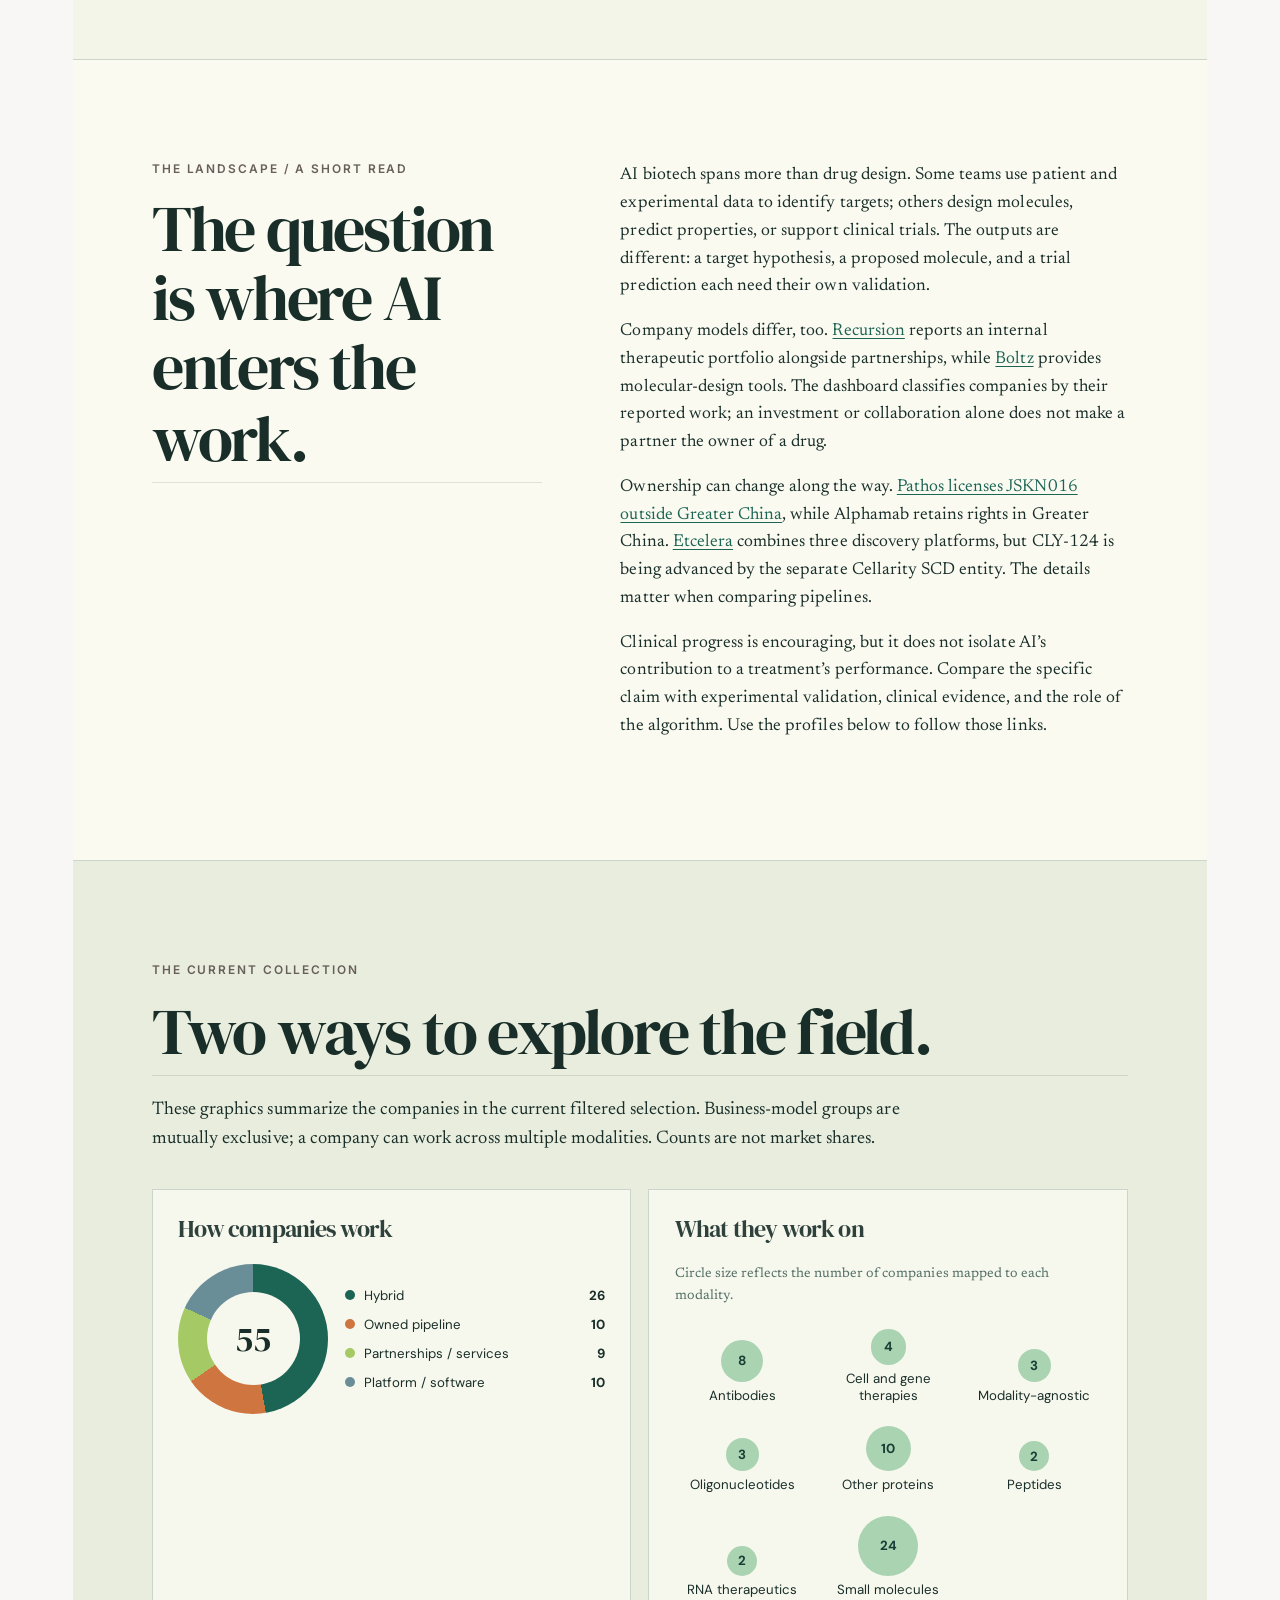
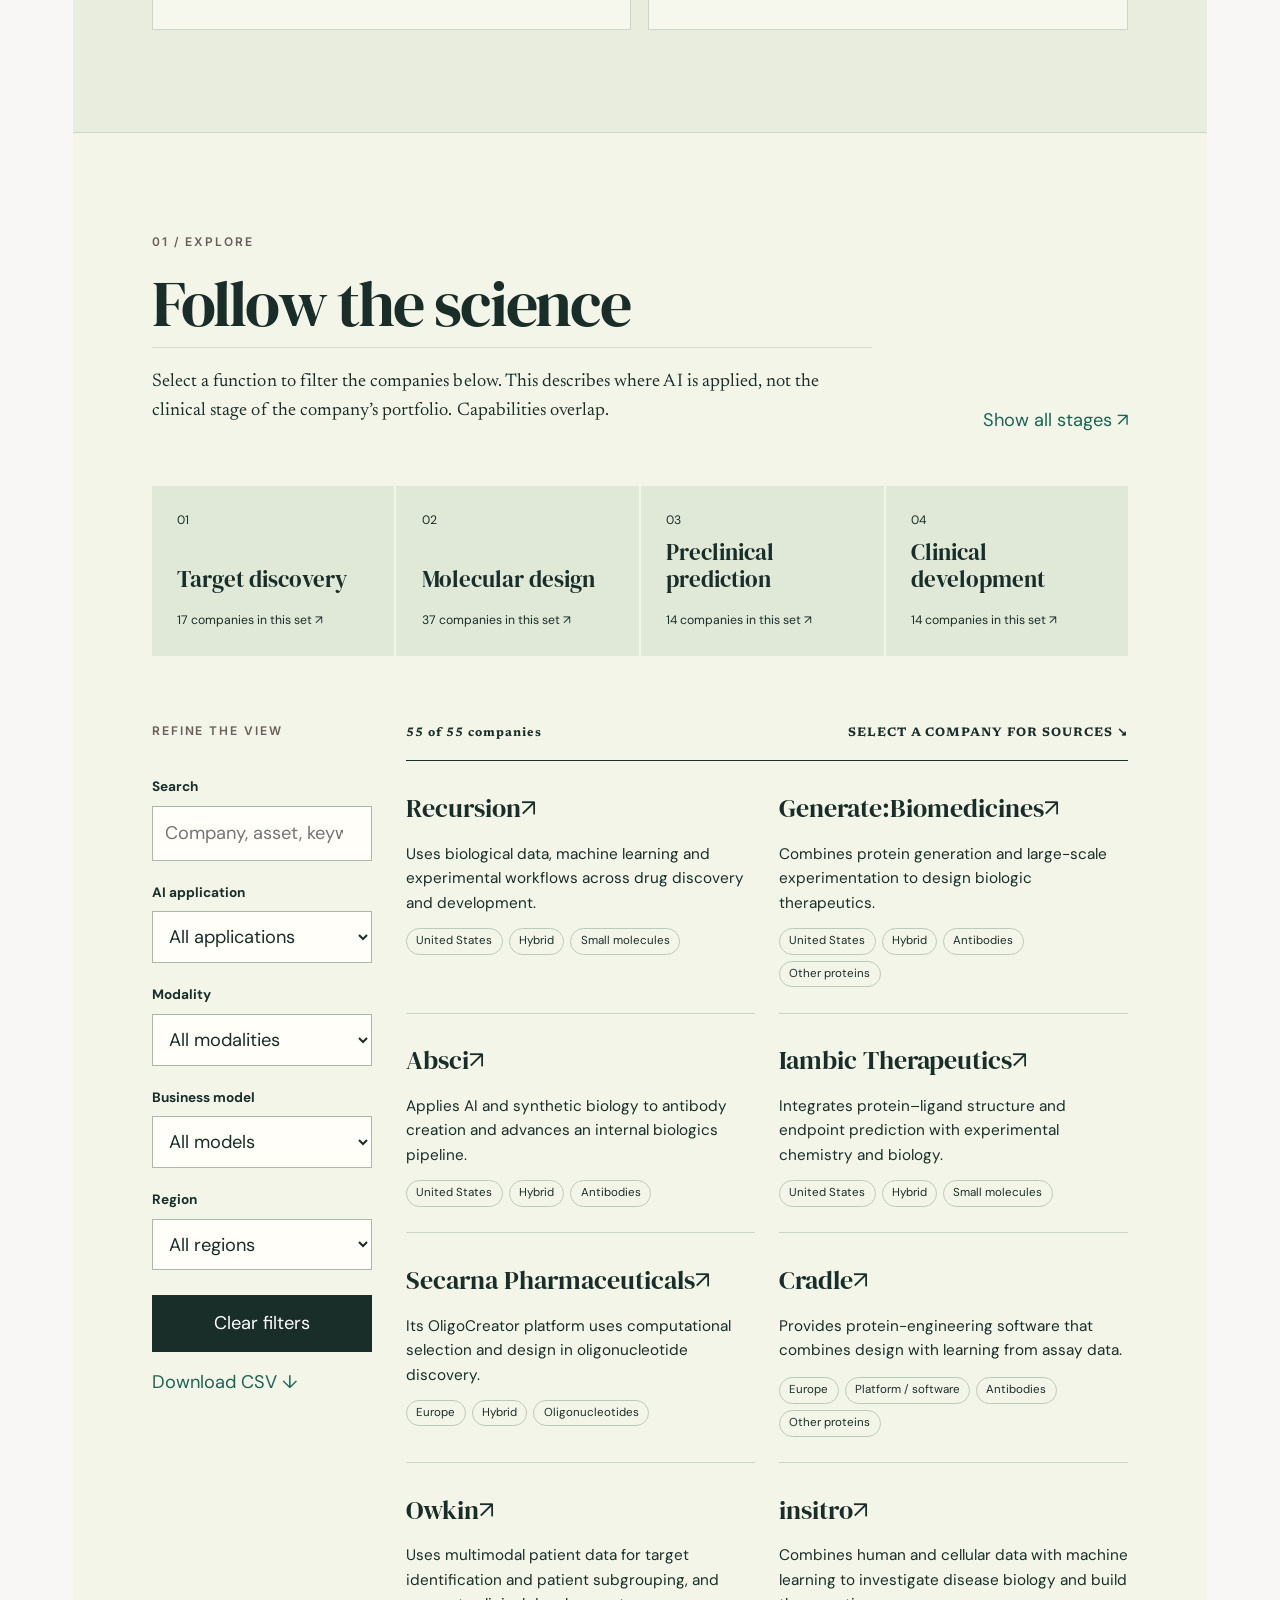
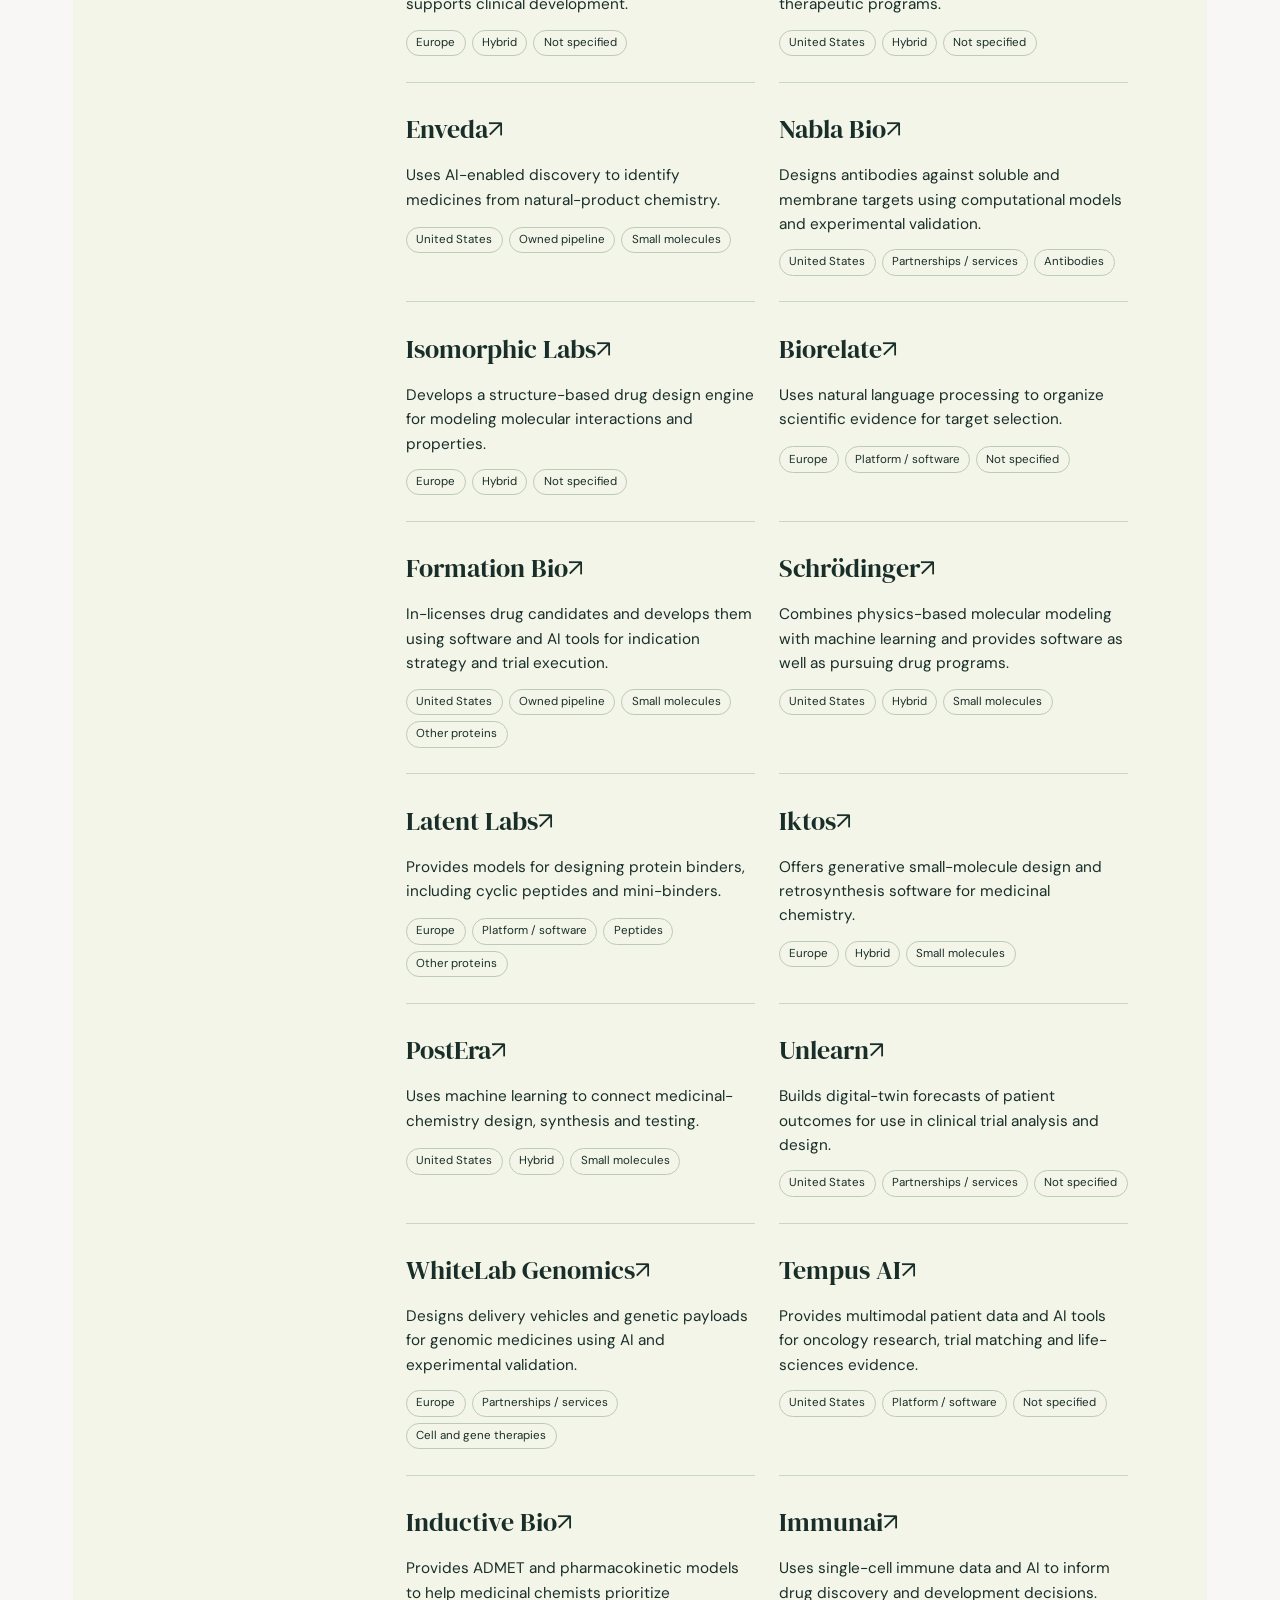
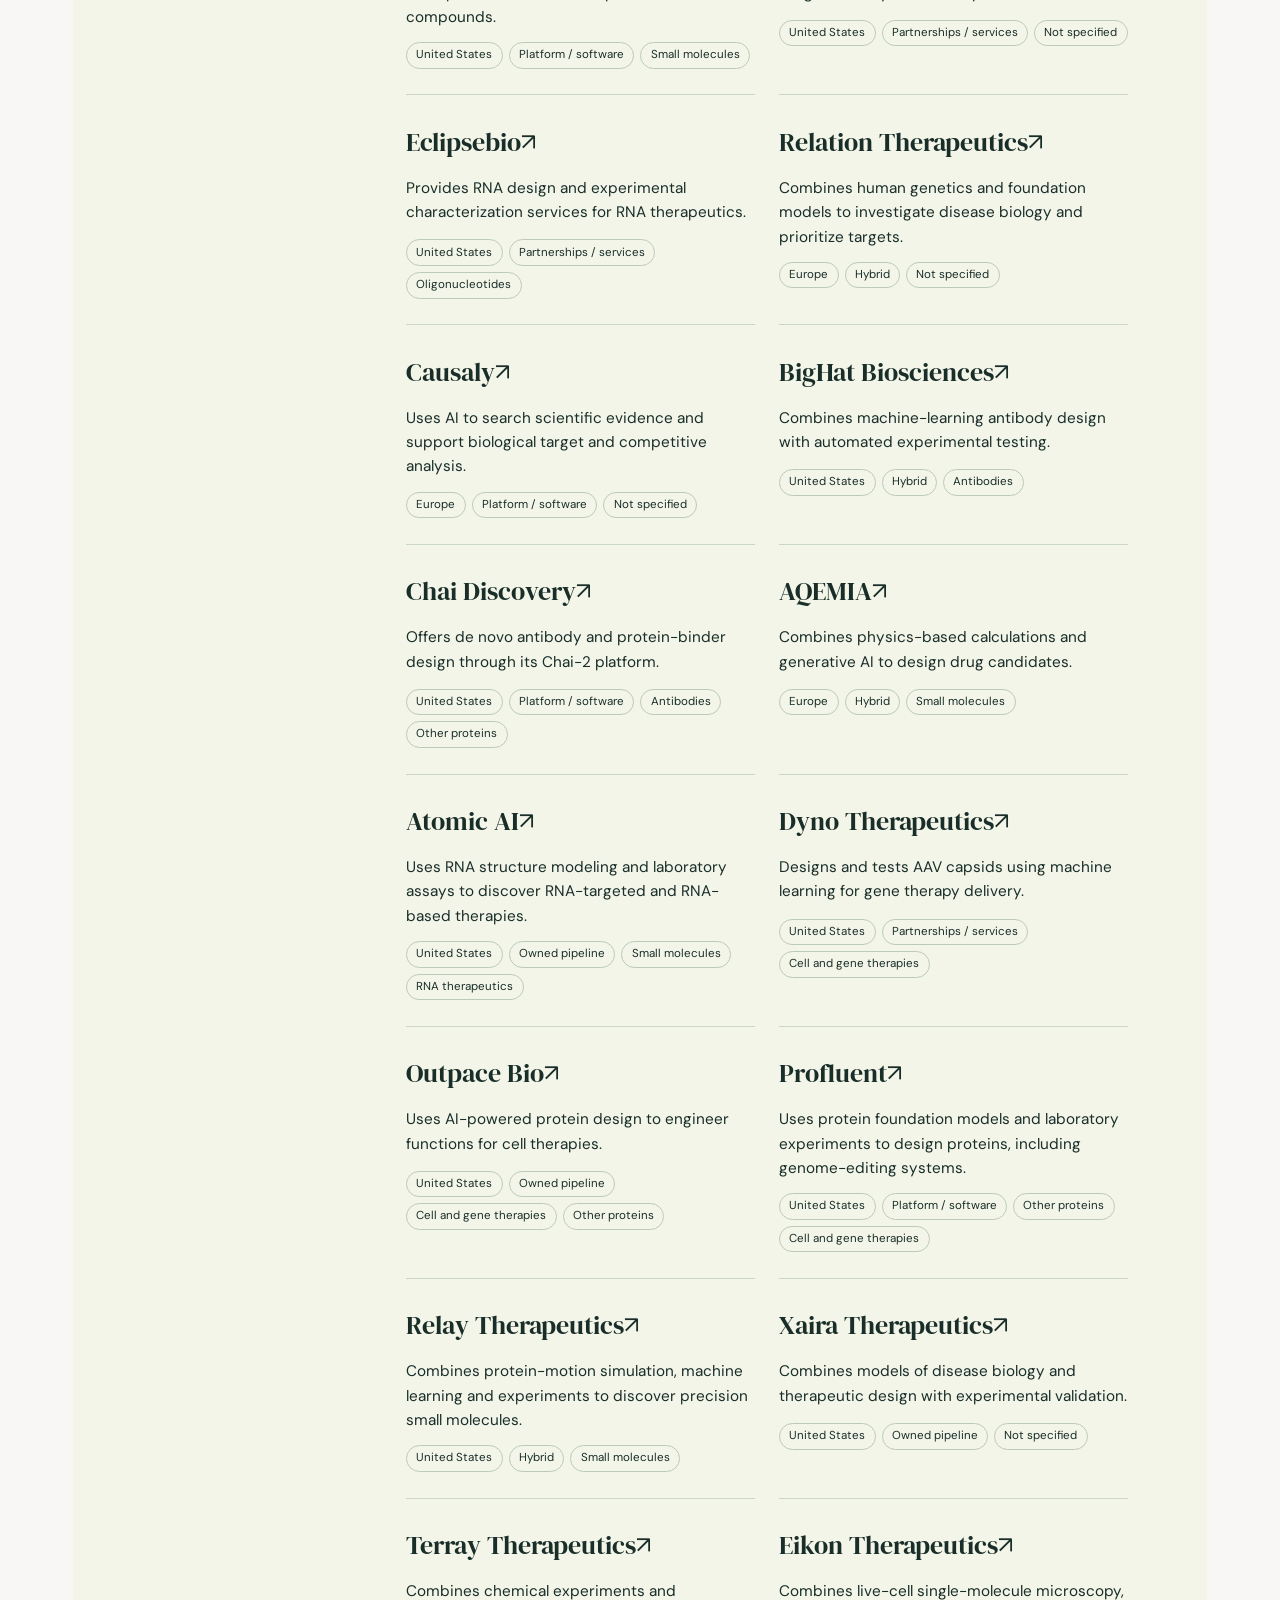
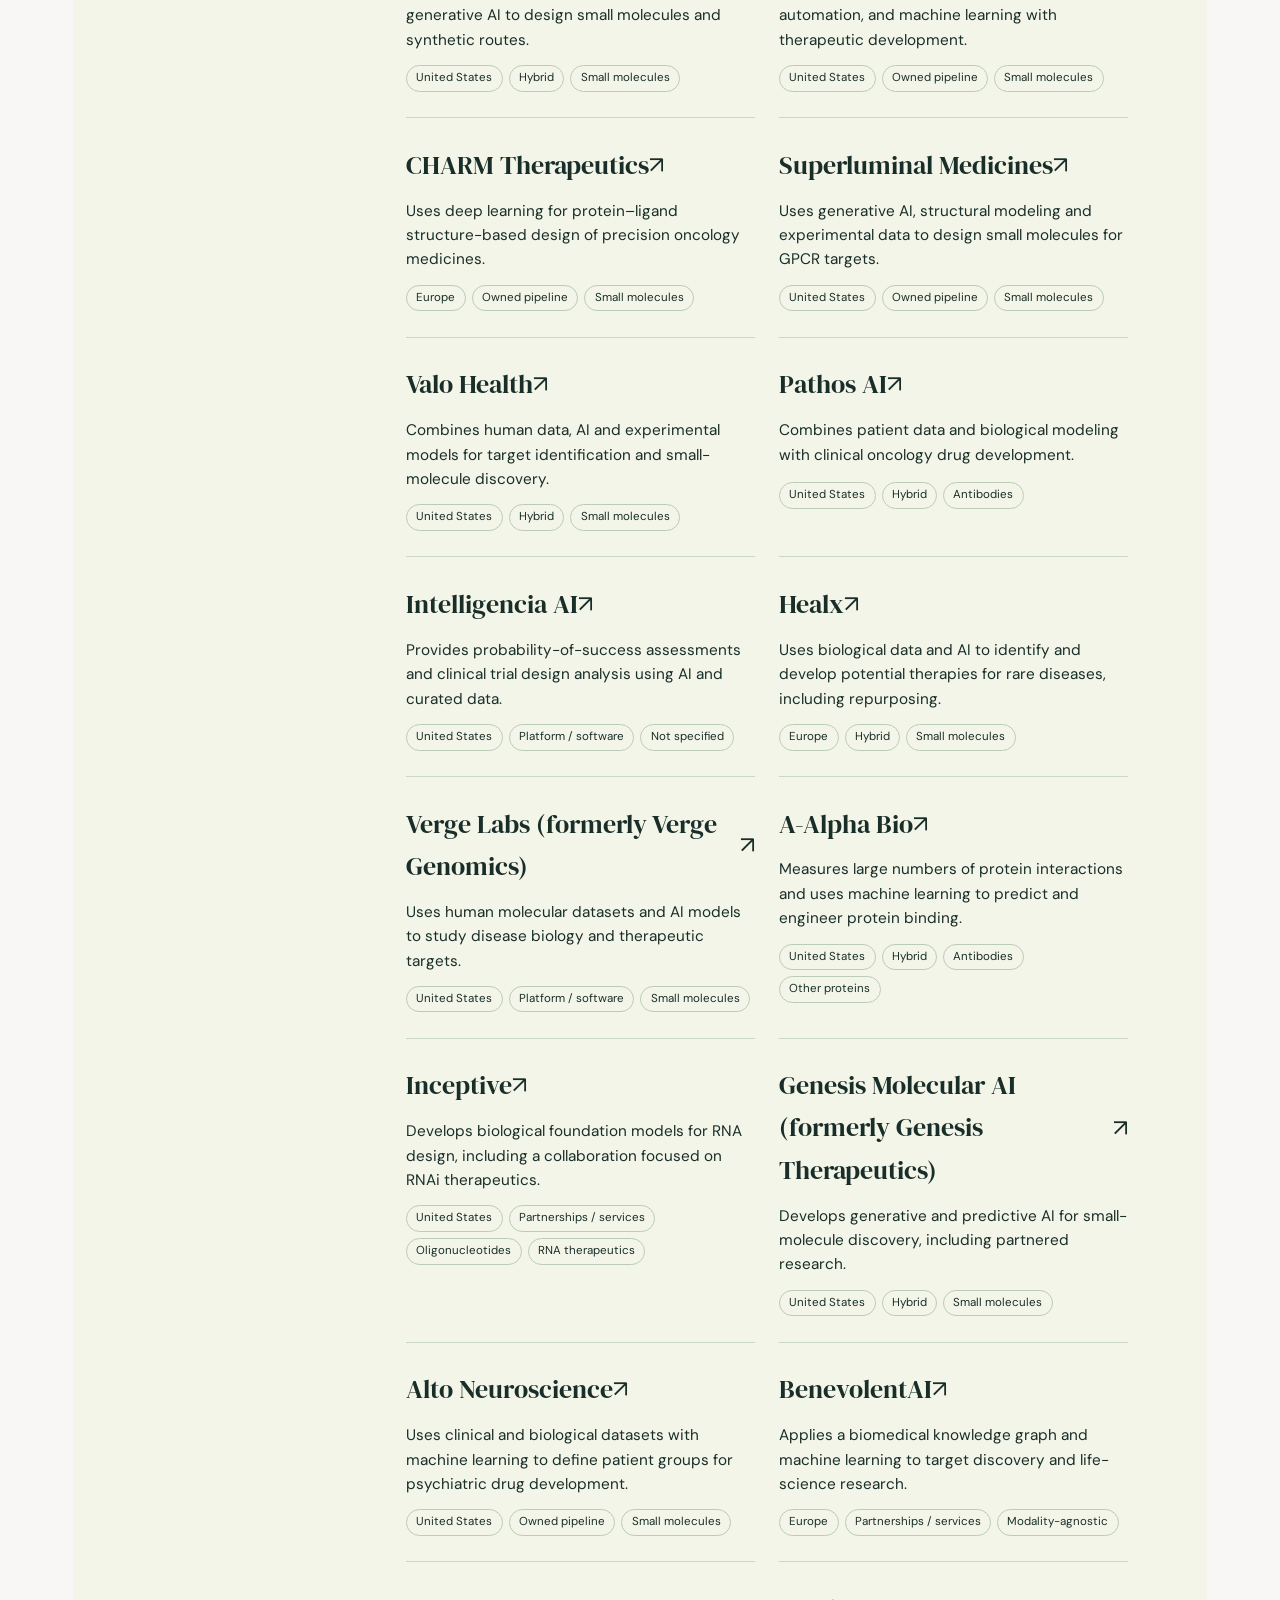
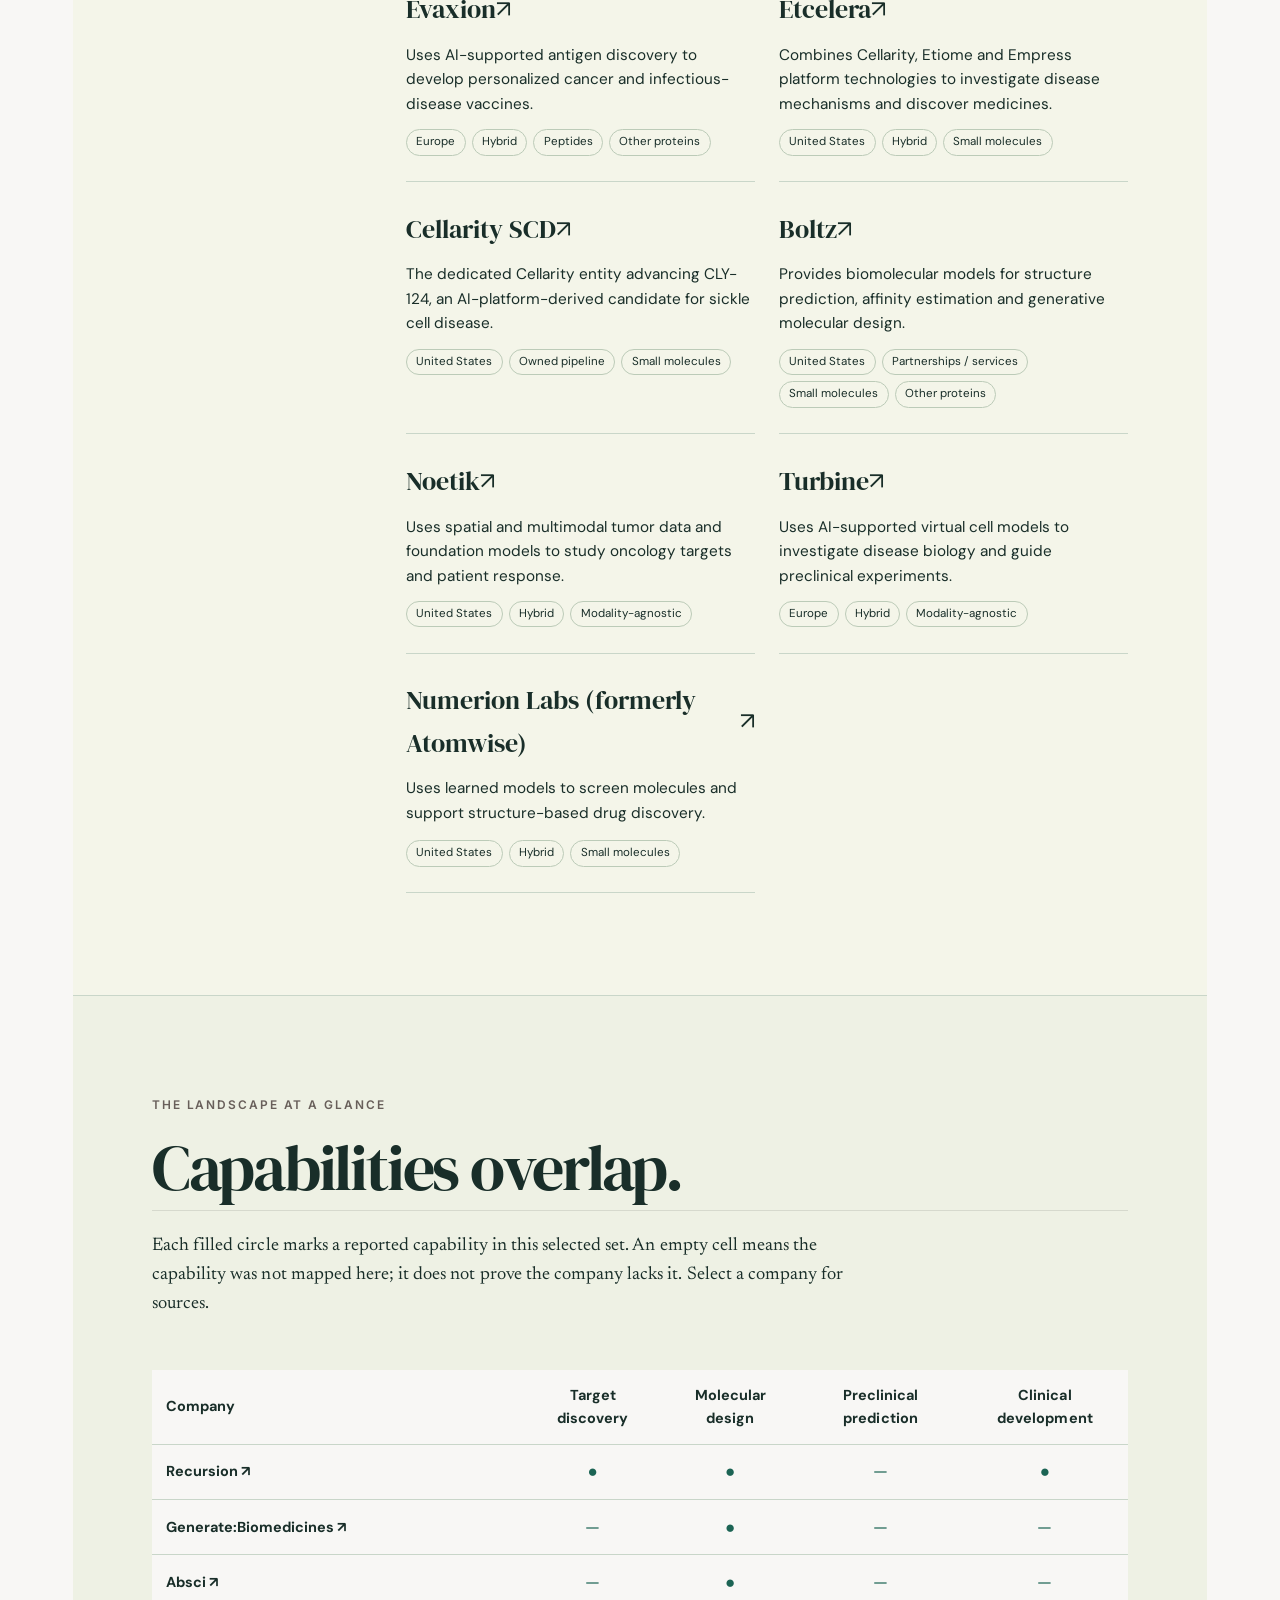
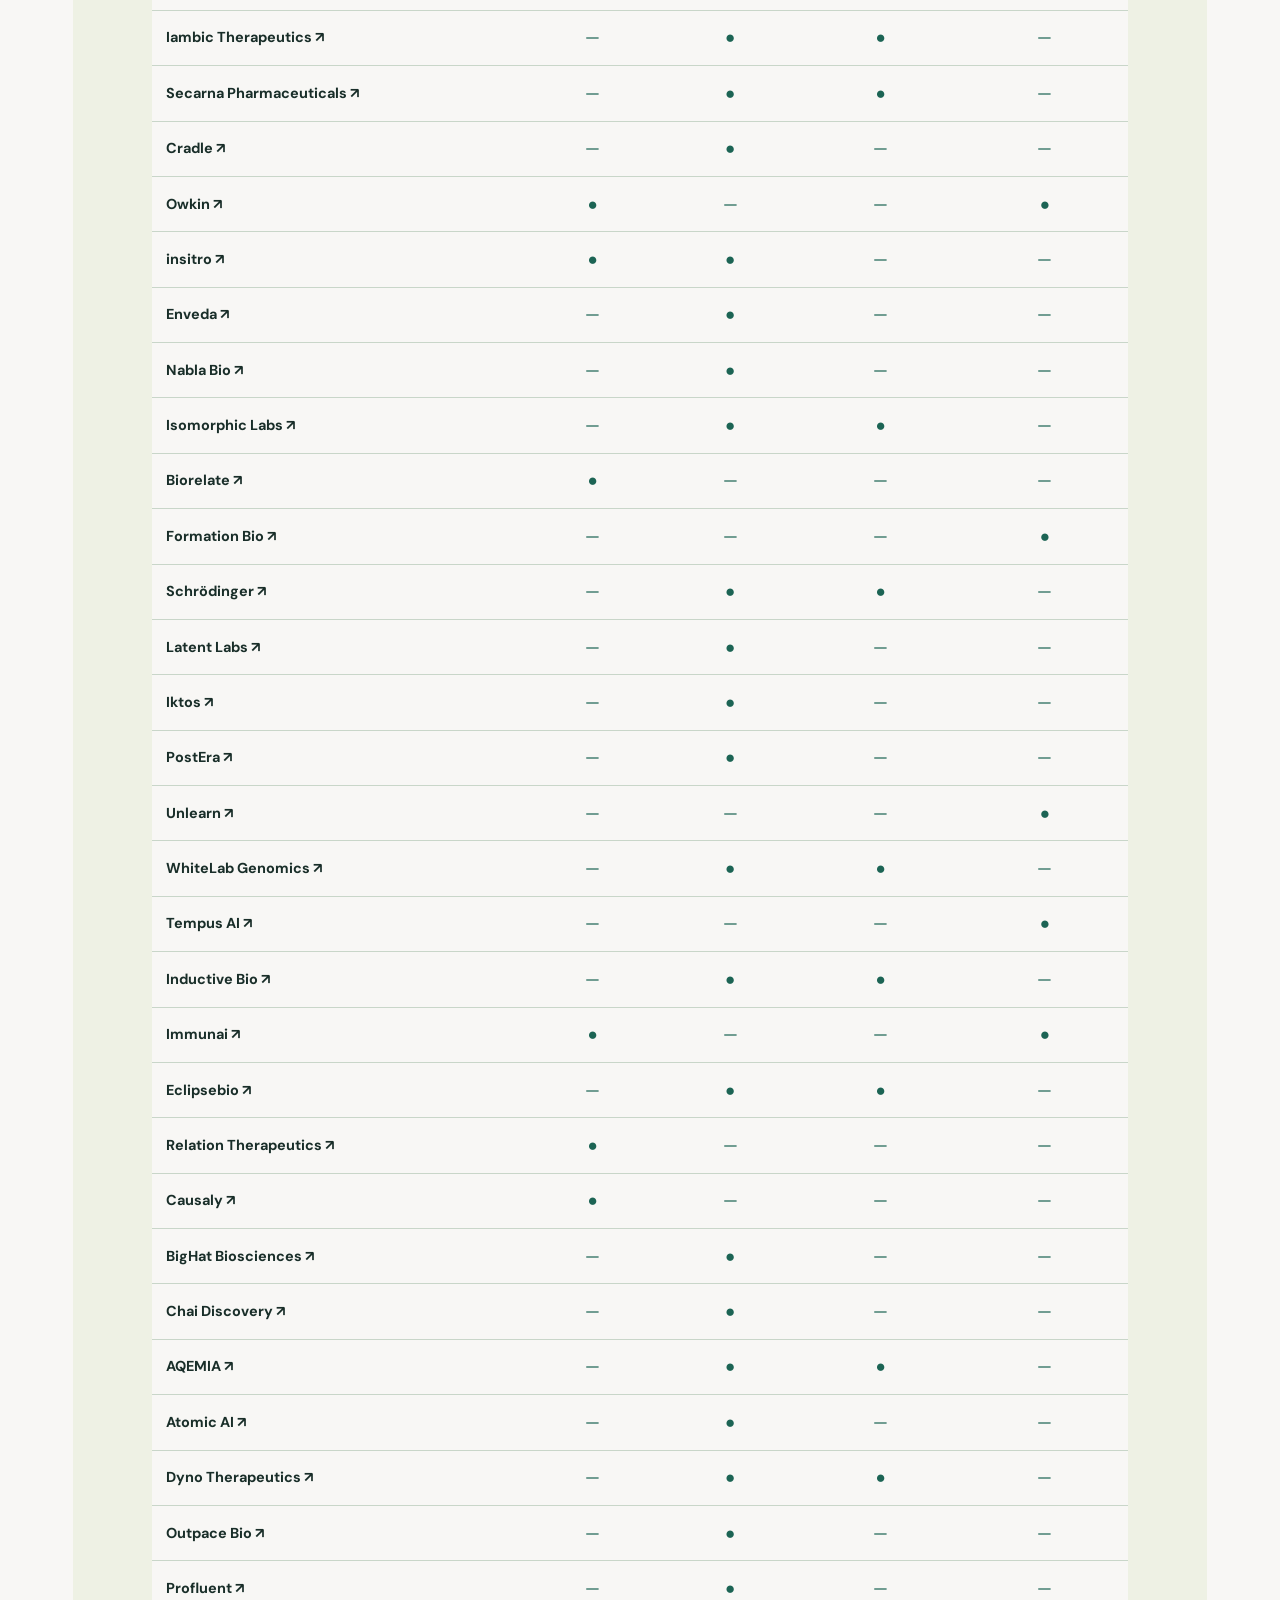
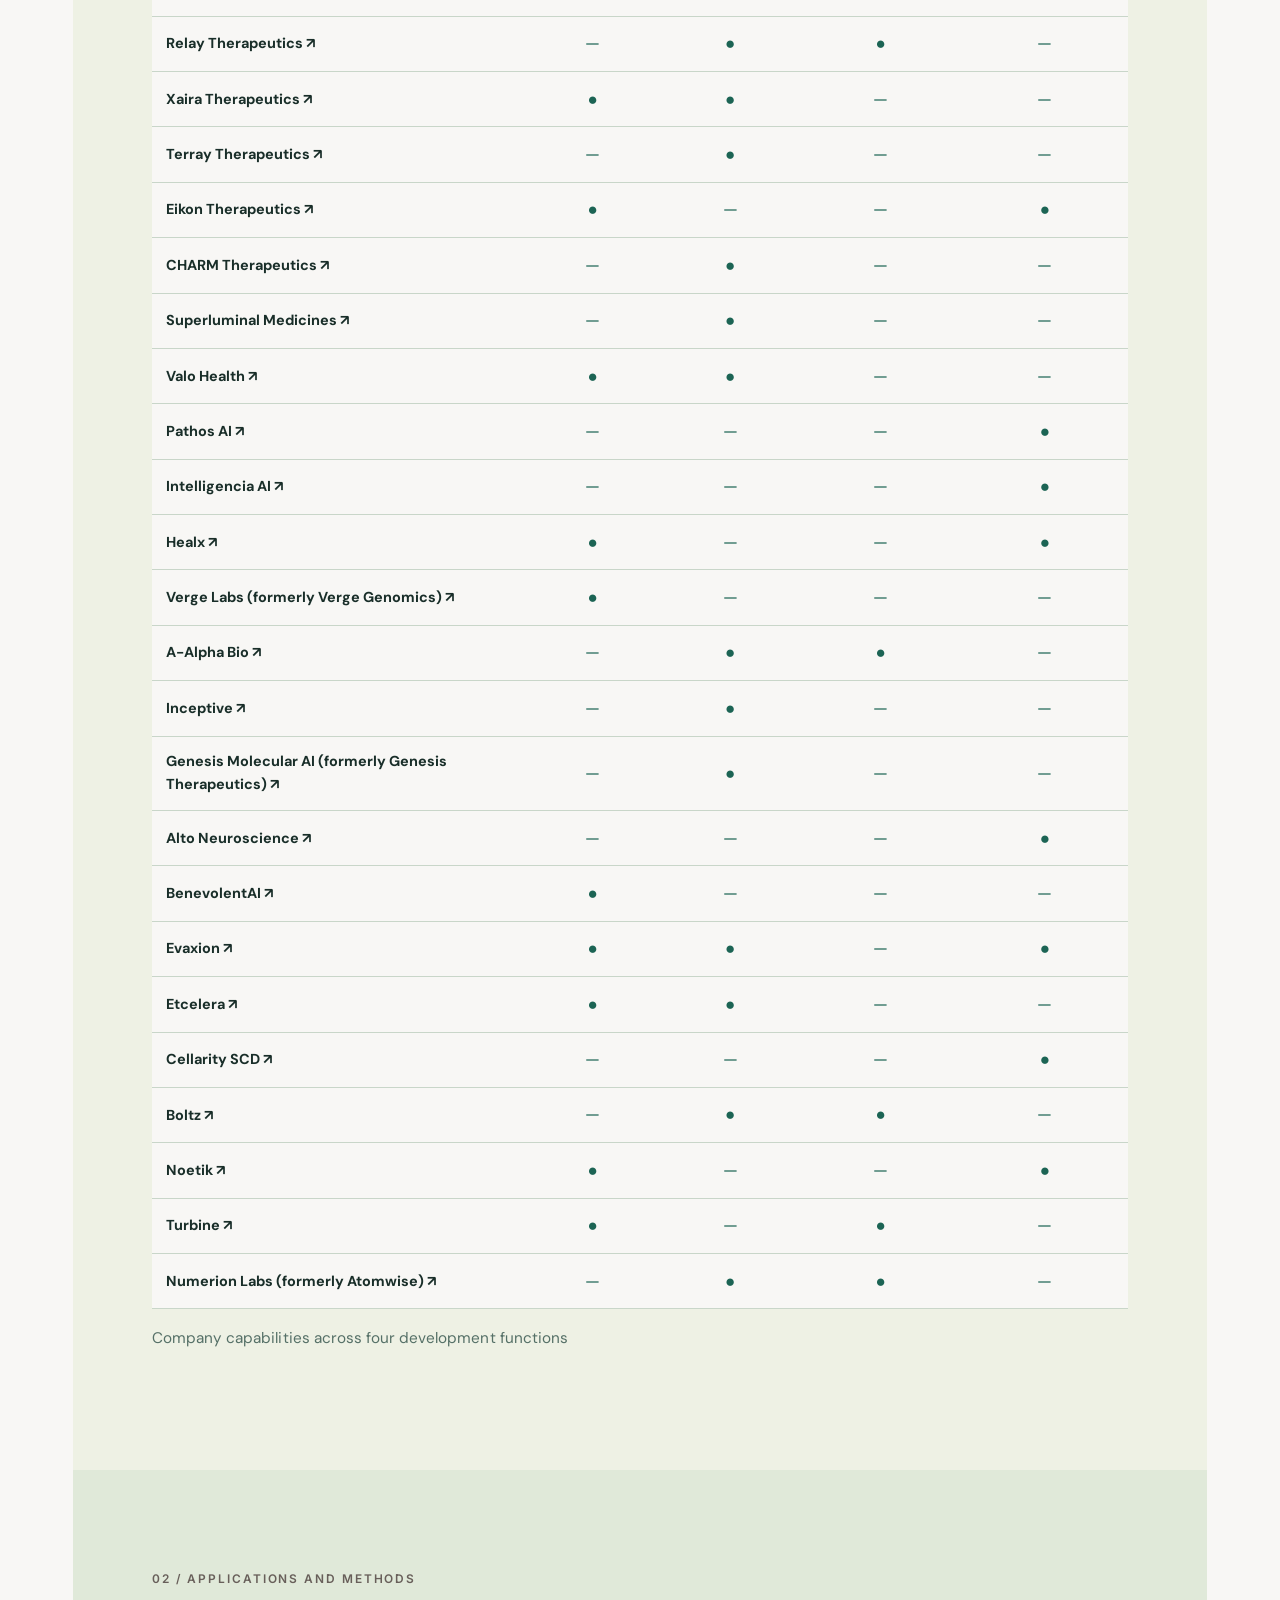
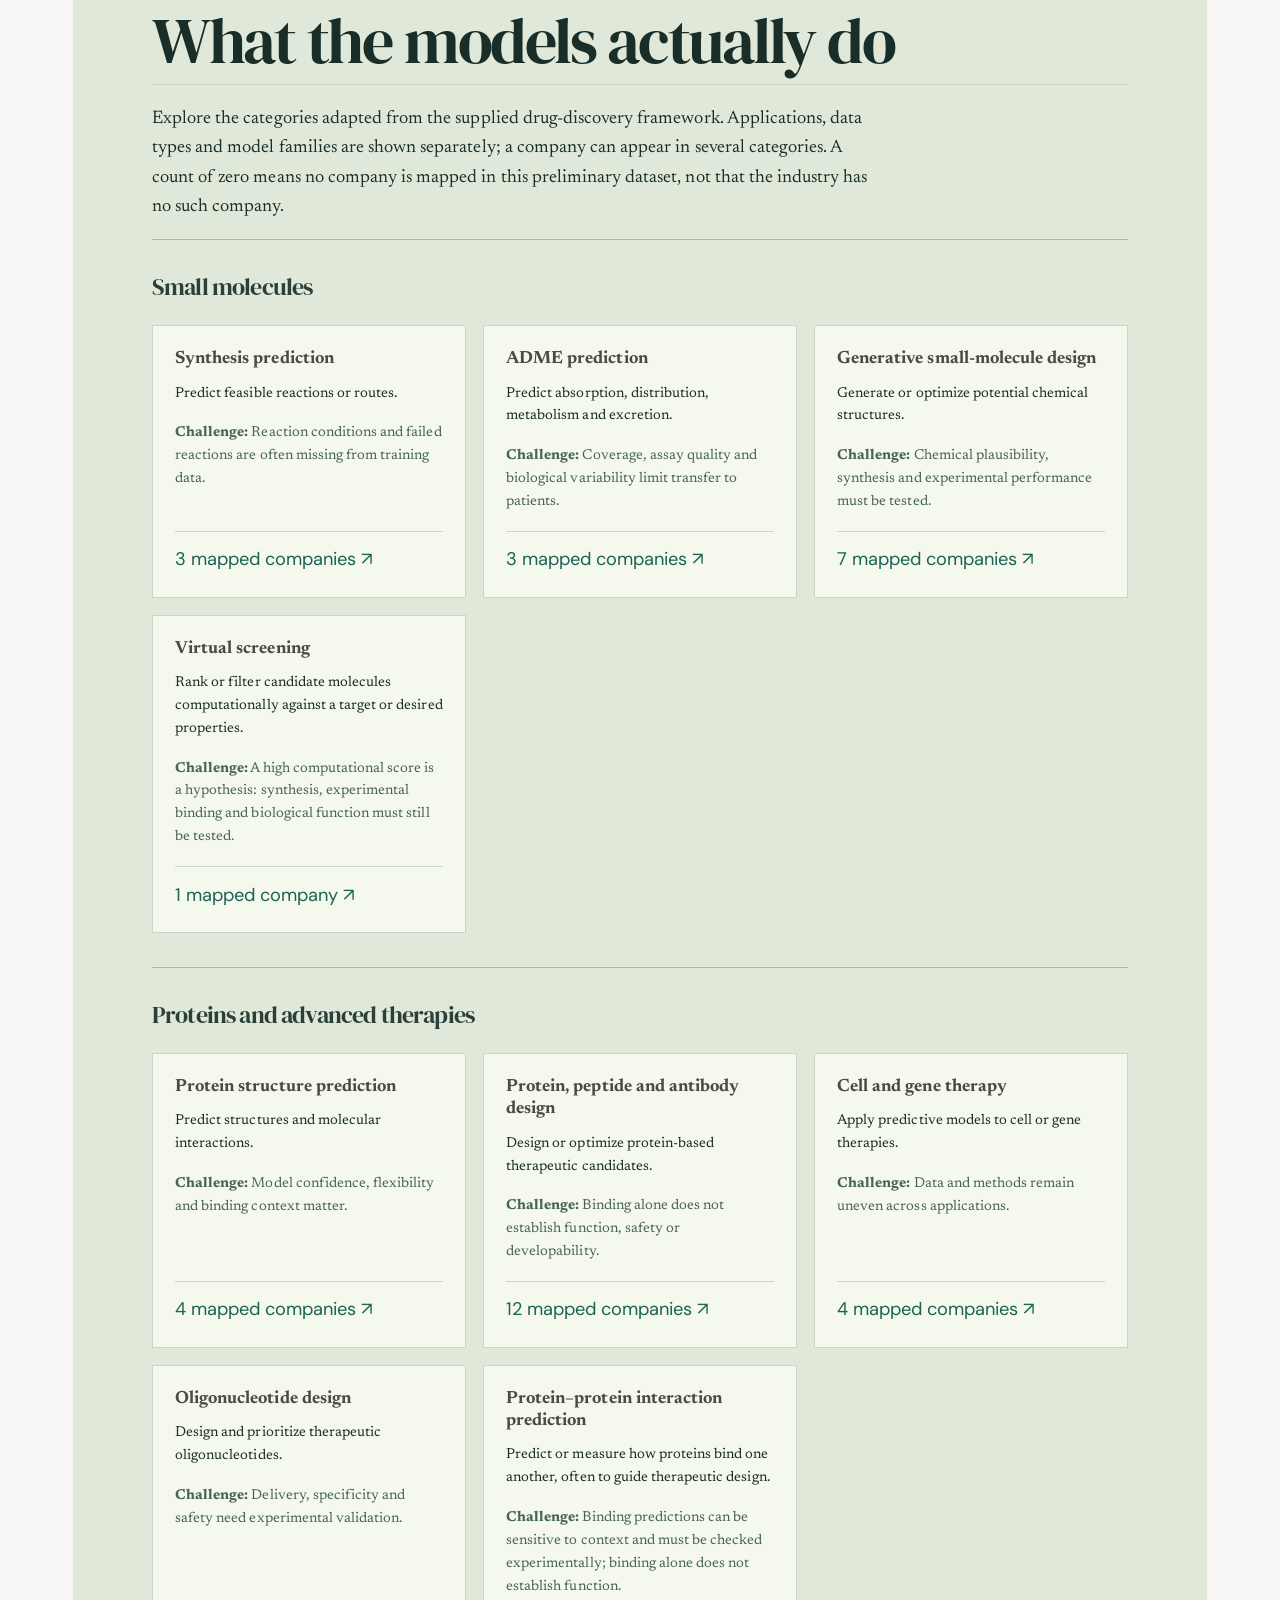
<file: posts/2026-11-10-ai-biotech-landscape/index.html>
<!DOCTYPE html>
<html xmlns="http://www.w3.org/1999/xhtml" lang="en" xml:lang="en"><head>

<meta charset="utf-8">
<meta name="generator" content="quarto-1.11.9">

<meta name="viewport" content="width=device-width, initial-scale=1.0, user-scalable=yes">

<meta name="author" content="iLo">
<meta name="dcterms.date" content="2026-11-12">
<meta name="description" content="A sourced, exploratory guide to AI-native companies across drug discovery and development.">

<title>AI Biotech, Mapped – The Edge of Evidence</title>
<style>
/* Default styles provided by pandoc.
** See https://pandoc.org/MANUAL.html#variables-for-html for config info.
*/
span.smallcaps{font-variant: small-caps;}
div.columns{display: flex; gap: 1.5em;}
div.column{flex: auto;}
@media screen {
div.columns{gap: min(4vw, 1.5em);}
div.column{overflow-x: auto;}
}
div.hanging-indent{margin-left: 1.5em; text-indent: -1.5em;}
ul.task-list{list-style: none;}
ul.task-list li input[type="checkbox"] {
  width: 0.8em;
  margin: 0 0.8em 0.2em -1em; /* quarto-specific, see https://github.com/quarto-dev/quarto-cli/issues/4556 */ 
  vertical-align: middle;
}
</style>


<script src="../../site_libs/quarto-nav/quarto-nav.js"></script>
<script src="../../site_libs/clipboard/clipboard.min.js"></script>
<script src="../../site_libs/quarto-search/autocomplete.umd.js"></script>
<script src="../../site_libs/quarto-search/fuse.min.js"></script>
<script src="../../site_libs/quarto-search/quarto-search.js"></script>
<meta name="quarto:offset" content="../../">
<link href="../../assets/images/il-boundary-mark.svg" rel="icon" type="image/svg+xml">
<script src="../../site_libs/quarto-html/quarto.js" type="module"></script>
<script src="../../site_libs/quarto-html/tabsets/tabsets.js" type="module"></script>
<script src="../../site_libs/quarto-html/scrollable-regions/scrollable-regions.js" type="module"></script>
<script src="../../site_libs/quarto-html/popper.min.js"></script>
<script src="../../site_libs/quarto-html/tippy.umd.min.js"></script>
<script src="../../site_libs/quarto-html/anchor.min.js"></script>
<link href="../../site_libs/quarto-html/tippy.css" rel="stylesheet">
<link href="../../site_libs/quarto-html/quarto-syntax-highlighting-63b5708e65d6cd79cd7618c58d0c21e7.css" rel="stylesheet" id="quarto-text-highlighting-styles">
<script src="../../site_libs/bootstrap/bootstrap.min.js"></script>
<link href="../../site_libs/bootstrap/bootstrap-icons.css" rel="stylesheet">
<link href="../../site_libs/bootstrap/bootstrap-e8620ea5833f5c182c79e6c002568dd7.min.css" rel="stylesheet" append-hash="true" id="quarto-bootstrap" data-mode="light">
<script id="quarto-search-options" type="application/json">{
  "location": "navbar",
  "copy-button": true,
  "collapse-after": 3,
  "panel-placement": "end",
  "type": "overlay",
  "limit": 50,
  "keyboard-shortcut": [
    "f",
    "/",
    "s"
  ],
  "language": {
    "search-no-results-text": "No results",
    "search-matching-documents-text": "matching documents",
    "search-copy-link-title": "Copy link to search",
    "search-hide-matches-text": "Hide additional matches",
    "search-more-match-text": "more match in this document",
    "search-more-matches-text": "more matches in this document",
    "search-clear-button-title": "Clear",
    "search-text-placeholder": "",
    "search-detached-cancel-button-title": "Cancel",
    "search-submit-button-title": "Submit",
    "search-label": "Search"
  }
}</script>
<style>html{ scroll-behavior: smooth; }</style>
<link rel="stylesheet" href="landscape.css">


<link rel="stylesheet" href="../../styles.css">
<meta property="og:title" content="AI Biotech, Mapped – The Edge of Evidence">
<meta property="og:description" content="A sourced, exploratory guide to AI-native companies across drug discovery and development.">
<meta property="og:image" content="https://ichunglo.github.io/posts/2026-11-10-ai-biotech-landscape/ai-biotech-cover.webp">
<meta property="og:site_name" content="The Edge of Evidence">
<meta property="og:image:alt" content="Editorial illustration of a protein, molecular connections, DNA and computational pathways">
<meta name="twitter:title" content="AI Biotech, Mapped – The Edge of Evidence">
<meta name="twitter:description" content="A sourced, exploratory guide to AI-native companies across drug discovery and development.">
<meta name="twitter:image" content="https://ichunglo.github.io/posts/2026-11-10-ai-biotech-landscape/ai-biotech-cover.webp">
<meta name="twitter:image:alt" content="Editorial illustration of a protein, molecular connections, DNA and computational pathways">
<meta name="twitter:card" content="summary_large_image">
</head>

<body class="nav-fixed quarto-light"><a id="quarto-skip-link" class="visually-hidden-focusable" href="#quarto-document-content">Skip to main content</a>

<div id="quarto-search-results"></div>
  <header id="quarto-header" class="headroom fixed-top">
    <nav class="navbar navbar-expand-lg " data-bs-theme="dark" aria-label="Site">
      <div class="navbar-container container-fluid">
      <div class="navbar-brand-container mx-auto">
    <a class="navbar-brand" href="../../index.html">
    <span class="navbar-title">The Edge of Evidence</span>
    </a>
  </div>
          <button class="navbar-toggler" type="button" data-bs-toggle="collapse" data-bs-target="#navbarCollapse" aria-controls="navbarCollapse" aria-expanded="false" aria-label="Toggle navigation" onclick="if (window.quartoToggleHeadroom) { window.quartoToggleHeadroom(); }">
  <span class="navbar-toggler-icon"></span>
</button>
          <div class="collapse navbar-collapse" id="navbarCollapse">
            <ul class="navbar-nav navbar-nav-scroll me-auto">
  <li class="nav-item">
    <a class="nav-link" href="../../writing.html"> 
<span class="menu-text">Writing</span></a>
  </li>  
  <li class="nav-item">
    <a class="nav-link" href="../../topics.html"> 
<span class="menu-text">Topics</span></a>
  </li>  
  <li class="nav-item">
    <a class="nav-link" href="../../about.html"> 
<span class="menu-text">About</span></a>
  </li>  
</ul>
            <ul class="navbar-nav navbar-nav-scroll ms-auto">
  <li class="nav-item compact">
    <a class="nav-link" href="../../index.xml"> <i class="bi bi-rss" role="img" aria-label="RSS feed">
</i> 
<span class="menu-text"></span></a>
  </li>  
</ul>
          </div> <!-- /navcollapse -->
            <div class="quarto-navbar-tools">
</div>
            <div id="quarto-search" class="" title="Search"></div>
      </div> <!-- /container-fluid -->
    </nav>
</header>
<!-- content -->
<div id="quarto-content" class="quarto-container page-columns page-rows-contents page-layout-full page-navbar">
<!-- sidebar -->
<!-- margin-sidebar -->
    
<!-- main -->
<main class="content column-page" id="quarto-document-content" tabindex="-1">

<header id="title-block-header" class="quarto-title-block default">
<div class="quarto-title">
<h1 class="title">AI Biotech, Mapped</h1>
  <div class="quarto-categories">
    <div class="quarto-category">Drug Discovery</div>
    <div class="quarto-category">Artificial Intelligence</div>
    <div class="quarto-category">Biotechnology</div>
  </div>
  </div>

<div>
  <div class="description">
    A sourced, exploratory guide to AI-native companies across drug discovery and development.
  </div>
</div>


<div class="quarto-title-meta column-page">

    <div>
    <div class="quarto-title-meta-heading">Author</div>
    <div class="quarto-title-meta-contents">
             <p>iLo </p>
          </div>
  </div>
    
    <div>
    <div class="quarto-title-meta-heading">Published</div>
    <div class="quarto-title-meta-contents">
      <p class="date">November 12, 2026</p>
    </div>
  </div>
  
    
  </div>
  


</header>


<div class="ai-landscape">
<div class="hero">
<p class="eyebrow">
THE EDGE OF EVIDENCE / LANDSCAPE STUDY 01
</p>
<h1>
AI biotech,<br><em>mapped.</em>
</h1>
<p class="lede">
From biological questions to potential medicines: explore the companies, tools, and therapeutic modalities shaping AI-enabled drug discovery.
</p>
<p class="hero-note">
A curated starting set · United States and Europe · Research snapshot: November 11–12, 2026
</p>
<a href="#explore" class="jump">Explore the landscape ↓</a>
<div class="orb" aria-hidden="true">
<span></span><span></span><span></span>
</div>
</div>
<section class="intro">
<div>
<p class="eyebrow">
HOW TO READ THIS LANDSCAPE
</p>
<h2 class="anchored">
Different tools.<br>Different questions.
</h2>
</div>
<div>
<p>
AI biotech is not one business model or one technology. Some companies develop medicines; others provide tools, data, or partnerships. Many do both. This map follows the work from understanding disease to testing a treatment in people.
</p>
<p>
The company set is curated, not a census. A company can appear in more than one stage. Counts describe this dataset only and must not be interpreted as market shares.
</p>
</div>
</section>
<section class="landscape-brief" aria-labelledby="brief-heading">
<div>
<p class="eyebrow">
THE LANDSCAPE / A SHORT READ
</p>
<h2 id="brief-heading" class="anchored">
The question is where AI enters the work.
</h2>
</div>
<div>
<p>
AI biotech spans more than drug design. Some teams use patient and experimental data to identify targets; others design molecules, predict properties, or support clinical trials. The outputs are different: a target hypothesis, a proposed molecule, and a trial prediction each need their own validation.
</p>
<p>
Company models differ, too. <a href="https://www.recursion.com/pipeline">Recursion</a> reports an internal therapeutic portfolio alongside partnerships, while <a href="https://boltz.bio/platform">Boltz</a> provides molecular-design tools. The dashboard classifies companies by their reported work; an investment or collaboration alone does not make a partner the owner of a drug.
</p>
<p>
Ownership can change along the way. <a href="https://www.pathos.com/pathos-ai-enters-global-licensing-agreement-with-alphamab-oncology-on-jskn016-a-first-in-class-trop2-her3-bispecific-adc">Pathos licenses JSKN016 outside Greater China</a>, while Alphamab retains rights in Greater China. <a href="https://www.flagshippioneering.com/news/press-release/flagship-pioneering-forms-etcelera-to-move-drug-discovery-from-probability-to-prediction">Etcelera</a> combines three discovery platforms, but CLY-124 is being advanced by the separate Cellarity SCD entity. The details matter when comparing pipelines.
</p>
<p>
Clinical progress is encouraging, but it does not isolate AI’s contribution to a treatment’s performance. Compare the specific claim with experimental validation, clinical evidence, and the role of the algorithm. Use the profiles below to follow those links.
</p>
</div>
</section>
<section class="overview" aria-labelledby="overview-title">
<p class="eyebrow">
THE CURRENT COLLECTION
</p>
<h2 id="overview-title" class="anchored">
Two ways to explore the field.
</h2>
<p>
These graphics summarize the companies in the current filtered selection. Business-model groups are mutually exclusive; a company can work across multiple modalities. Counts are not market shares.
</p>
<div class="overview-grid">
<div class="overview-card">
<h3 class="anchored">
How companies work
</h3>
<div class="model-figure">
<div id="model-donut" class="model-donut" role="img" aria-label="Business model chart">
<span id="donut-total"></span>
</div>
<div id="model-legend" class="model-legend">

</div>
</div>
</div>
<div class="overview-card">
<h3 class="anchored">
What they work on
</h3>
<p class="overview-caption">
Circle size reflects the number of companies mapped to each modality.
</p>
<div id="modality-bubbles" class="modality-bubbles">

</div>
</div>
</div>
</section>
<section id="explore">
<div class="section-head">
<div>
<p class="eyebrow">
01 / EXPLORE
</p>
<h2 class="anchored">
Follow the science
</h2>
<p>
Select a function to filter the companies below. This describes where AI is applied, not the clinical stage of the company’s portfolio. Capabilities overlap.
</p>
</div>
<button id="reset-stage" type="button" class="text-button">
Show all stages ↗
</button>
</div>
<div id="stage-map" class="stage-map" aria-label="Filter by development stage">

</div>
<div class="explore-grid">
<div class="filters" role="group" aria-label="Company filters">
<p class="eyebrow">
REFINE THE VIEW
</p>
<label for="search">Search</label><input id="search" type="search" placeholder="Company, asset, keyword"><label for="application">AI application</label><select id="application"><option value="">All applications</option></select><label for="modality">Modality</label><select id="modality"><option value="">All modalities</option></select><label for="model">Business model</label><select id="model"><option value="">All models</option></select><label for="region">Region</label><select id="region"><option value="">All regions</option></select><button id="clear" type="button" class="clear">Clear filters</button><button id="download" type="button" class="text-button">Download CSV ↓</button>
</div>
<div>
<div class="results-head">
<p id="result-count" role="status" aria-live="polite">
</p>
<p>
SELECT A COMPANY FOR SOURCES ↘
</p>
</div>
<div id="company-list" class="company-list">

</div>
</div>
</div>
</section>
<section class="matrix-section">
<p class="eyebrow">
THE LANDSCAPE AT A GLANCE
</p>
<h2 class="anchored">
Capabilities overlap.
</h2>
<p>
Each filled circle marks a reported capability in this selected set. An empty cell means the capability was not mapped here; it does not prove the company lacks it. Select a company for sources.
</p>
<div class="matrix-scroll">
<table class="capability-matrix">
<caption>
Company capabilities across four development functions
</caption>
<thead>
<tr>
<th scope="col">
Company
</th>
<th scope="col">
Target discovery
</th>
<th scope="col">
Molecular design
</th>
<th scope="col">
Preclinical prediction
</th>
<th scope="col">
Clinical development
</th>
</tr>
</thead>
<tbody id="matrix-body">
</tbody>
</table>
</div>
</section>
<section class="methods">
<p class="eyebrow">
02 / APPLICATIONS AND METHODS
</p>
<h2 class="anchored">
What the models actually do
</h2>
<p>
Explore the categories adapted from the supplied drug-discovery framework. Applications, data types and model families are shown separately; a company can appear in several categories. A count of zero means no company is mapped in this preliminary dataset, not that the industry has no such company.
</p>
<div id="application-catalog">

</div>
<p class="taxonomy-note">
Framework adapted from Table 3 of <a href="https://www.nature.com/articles/s41573-026-01496-2">Bender et al., “Artificial intelligence in drug discovery — what it is, where we stand and the path forward,” <em>Nature Reviews Drug Discovery</em> (2026) ↗</a>. Categories and descriptions are paraphrased and reorganized. Target identification, virtual screening, oligonucleotide design, drug repurposing and physics-based simulation were added to reflect this landscape’s scope. Company classifications link to supporting sources in each profile.
</p>
</section>
<section class="repurposing">
<p class="eyebrow">
A DIFFERENT ROUTE / REPURPOSING
</p>
<h2 class="anchored">
A new use for an existing medicine
</h2>
<p>
Repurposing starts with a molecule that already exists and asks whether it might work in another disease. The approach can combine literature mining, knowledge graphs, biological data and experiments; it is a development strategy, not a therapeutic modality.
</p>
<p>
Baricitinib illustrates both the opportunity and the need for evidence. BenevolentAI reported identifying the existing drug as a candidate for COVID-19. The FDA subsequently approved it for a defined hospitalized adult population in 2022. This was a new indication for an existing medicine; clinical testing and regulatory review supported the approval. <a href="https://www.benevolent.com/news-and-media/press-releases-and-in-media/benevolentai-appoints-daniel-neil-chief-technology-officer/">Company disclosure ↗</a> · <a href="https://www.fda.gov/drugs/novel-drug-approvals-fda/new-drug-therapy-approvals-2022">FDA approval summary ↗</a>
</p>
</section>
<section class="evidence">
<div>
<p class="eyebrow">
03 / READING THE EVIDENCE
</p>
<h2 class="anchored">
A pipeline is not proof<br>of an algorithm.
</h2>
</div>
<div>
<p>
A predicted structure, a laboratory hit, and a clinical result answer different questions. A candidate reaching a clinical trial shows development progress; it does not, by itself, prove that AI improved clinical outcomes or was responsible for every step of its discovery.
</p>
<p>
Company descriptions and pipeline stages below are linked to their sources. Partnered and owned programs are distinguished where disclosed. Missing information is labeled as such.
</p>
</div>
</section>
<section class="methodology">
<p class="eyebrow">
ABOUT THIS DATA
</p>
<h2 class="anchored">
Scope &amp; limitations
</h2>
<p>
This exploratory dataset includes selected AI-native therapeutic developers and specialist computational providers headquartered in the US or Europe. Schrödinger is included as a specialist provider with a longer history in physics-based computation. It excludes large pharma, manufacturing-only tools, and general-purpose technology vendors. Inclusion depends on public source material and is not exhaustive. Categories are editorial classifications and multiple labels may apply. Oligonucleotides are a distinct modality. Asset stages can change; check the linked source before making a decision.
</p>
<p>
Platform descriptions are primarily company-reported. Public/private listing status does not establish a controlling shareholder; company profiles identify undisclosed control and contractual rights. Company portfolio summaries describe disclosed programs and cannot enumerate confidential assets. Registry records include historical and terminated studies; sponsorship is not equivalent to asset ownership.
</p>
<p>
Research snapshot: November 11–12, 2026. Public information cannot establish a perfect census of private companies or disclose every cap table and contract. This project uses a documented, repeatable review of identified records and marks unverified details. <a href="company-audit.csv">Download the company and rights audit ↗</a> · <a href="ownership-audit.csv">Download dated investor and ownership evidence ↗</a> · <a href="asset-audit.csv">Download selected asset-level evidence ↗</a> · <a href="pipeline-coverage.csv">Download the company-by-company pipeline review ↗</a> · <a href="trial-audit.csv">Download the selected ClinicalTrials.gov audit ↗</a> · <a href="sponsor-search-audit.csv">Download the sponsor-search log ↗</a>. Sponsor searches cover all companies using a specified name or alias; they are not a comprehensive listing of all aliases, partner studies or global trials.
</p>
<p>
Design and content prepared with AI assistance; author review is required before publication.
</p>
</section>
<dialog id="detail" aria-labelledby="detail-title">
<div class="dialog-inner">
<button id="close-detail" class="close" aria-label="Close company details">
×
</button>
<div id="detail-body">

</div>
</div>
</dialog> <noscript>This interactive dashboard requires JavaScript. The underlying company data are available in the accompanying data file.</noscript>
<script src="landscape-data.js"></script>
<script src="landscape-expansion.js"></script>
<script src="landscape-expansion-2.js"></script>
<script src="landscape-expansion-3.js"></script>
<script src="landscape-dossiers.js"></script>
<script src="landscape-expansion-4.js"></script>
<script src="ownership-disclosures.js"></script>
<script src="landscape-expansion-5.js"></script>
<script src="asset-audit.js"></script>
<script src="trial-audit.js"></script>
<script src="asset-registry-links.js"></script>
<script src="asset-rights-review.js"></script>
<script src="landscape.js"></script>
</div>



</main> <!-- /main -->
<script id="quarto-html-after-body" type="application/javascript">
  window.document.addEventListener("DOMContentLoaded", function (event) {
    const icon = "";
    const anchorJS = new window.AnchorJS();
    anchorJS.options = {
      placement: 'right',
      icon: icon
    };
    anchorJS.add('.anchored');
    const isCodeAnnotation = (el) => {
      for (const clz of el.classList) {
        if (clz.startsWith('code-annotation-')) {                     
          return true;
        }
      }
      return false;
    }
    const onCopySuccess = function(e) {
      // button target
      const button = e.trigger;
      // don't keep focus
      button.blur();
      // flash "checked"
      button.classList.add('code-copy-button-checked');
      var currentTitle = button.getAttribute("title");
      button.setAttribute("title", "Copied!");
      let tooltip;
      if (window.bootstrap) {
        button.setAttribute("data-bs-toggle", "tooltip");
        button.setAttribute("data-bs-placement", "left");
        button.setAttribute("data-bs-title", "Copied!");
        tooltip = new bootstrap.Tooltip(button, 
          { trigger: "manual", 
            customClass: "code-copy-button-tooltip",
            offset: [0, -8]});
        tooltip.show();    
      }
      setTimeout(function() {
        if (tooltip) {
          tooltip.hide();
          button.removeAttribute("data-bs-title");
          button.removeAttribute("data-bs-toggle");
          button.removeAttribute("data-bs-placement");
        }
        button.setAttribute("title", currentTitle);
        button.classList.remove('code-copy-button-checked');
      }, 1000);
      // clear code selection
      e.clearSelection();
    }
    const getTextToCopy = function(trigger) {
      const outerScaffold = trigger.parentElement.cloneNode(true);
      const codeEl = outerScaffold.querySelector('code');
      for (const childEl of codeEl.children) {
        if (isCodeAnnotation(childEl)) {
          childEl.remove();
        }
      }
      return codeEl.innerText;
    }
    const clipboard = new window.ClipboardJS('.code-copy-button:not([data-in-quarto-modal])', {
      text: getTextToCopy
    });
    clipboard.on('success', onCopySuccess);
    if (window.document.getElementById('quarto-embedded-source-code-modal')) {
      const clipboardModal = new window.ClipboardJS('.code-copy-button[data-in-quarto-modal]', {
        text: getTextToCopy,
        container: window.document.getElementById('quarto-embedded-source-code-modal')
      });
      clipboardModal.on('success', onCopySuccess);
    }
      var localhostRegex = new RegExp(/^(?:http|https):\/\/localhost\:?[0-9]*\//);
      var mailtoRegex = new RegExp(/^mailto:/);
        var filterRegex = new RegExp("https:\/\/ichunglo\.github\.io");
      const newWindowLabel = "(opens in a new tab)";
      const newWindowNoteId = "quarto-ext-newwindow-label";
      // Links reference one hidden label through aria-describedby, so the
      // announcement never changes their accessible name.
      var describeNewWindow = (link) => {
        if (!window.document.getElementById(newWindowNoteId)) {
          var newWindowNote = window.document.createElement("span");
          newWindowNote.id = newWindowNoteId;
          newWindowNote.hidden = true;
          newWindowNote.textContent = newWindowLabel;
          window.document.body.appendChild(newWindowNote);
        }
        var describedBy = (link.getAttribute("aria-describedby") || "").split(/\s+/).filter(Boolean);
        if (!describedBy.includes(newWindowNoteId)) {
          describedBy.push(newWindowNoteId);
          link.setAttribute("aria-describedby", describedBy.join(" "));
        }
      }
      var isInternal = (href) => {
          return filterRegex.test(href) || localhostRegex.test(href) || mailtoRegex.test(href);
      }
      // Inspect non-navigation links and adorn them if external
      window.quartoDecorateExternalLinks = function (root) {
     var links = (root || window.document).querySelectorAll('a[href]:not(.nav-link):not(.navbar-brand):not(.toc-action):not(.sidebar-link):not(.sidebar-item-toggle):not(.pagination-link):not(.no-external):not([aria-hidden]):not(.dropdown-item):not(.quarto-navigation-tool):not(.about-link)');
      for (var i=0; i<links.length; i++) {
        const link = links[i];
        if (!isInternal(link.href)) {
          // undo the damage that might have been done by quarto-nav.js in the case of
          // links that we want to consider external
          if (link.dataset.originalHref !== undefined) {
            link.href = link.dataset.originalHref;
          }
            // target, if specified
            link.setAttribute("target", "_blank");
            if (link.getAttribute("rel") === null) {
              link.setAttribute("rel", "noopener");
            }
            describeNewWindow(link);
          if (!link.classList.contains('no-external-icon')) {
          }
        }
      }
      };
      window.quartoDecorateExternalLinks(window.document);
    // Esc closes the popup (WCAG 1.4.13) and focus leaving both trigger and
    // popup closes it (WCAG 2.4.11); tippy handles neither for interactive popups.
    const hideOnEscAndFocusOut = {
      name: 'hideOnEscAndFocusOut',
      defaultValue: true,
      fn(instance) {
        const dismiss = () => {
          // A show scheduled by the trigger delay would otherwise reopen it
          instance.clearDelayTimeouts();
          instance.hide();
        };
        const onKeyDown = (event) => {
          if (event.key !== 'Escape') {
            return;
          }
          // Keep Esc from also reaching page handlers (e.g. reveal.js overview),
          // except an open reveal.js slide menu, which Esc should close too.
          // The menu handles keys only when its keyboard option is on.
          const menuHandlesEsc = window.Reveal?.getPlugin?.('menu')?.isOpen() &&
            window.Reveal.getConfig().menu?.keyboard !== false;
          if (!menuHandlesEsc) {
            event.stopPropagation();
          }
          if (instance.popper.contains(window.document.activeElement)) {
            // Disabled while refocusing so the focus trigger does not reopen it
            instance.disable();
            instance.reference.focus();
            instance.enable();
          }
          dismiss();
        };
        const onFocusOut = (event) => {
          const target = event.relatedTarget;
          if (target && !instance.reference.contains(target) &&
              !instance.popper.contains(target)) {
            dismiss();
          }
        };
        // On the trigger too: a click trigger (code-annotations: select) has no
        // blur handling. Attached for the instance's lifetime so leaving the
        // trigger also cancels a show still pending on the trigger delay.
        instance.reference.addEventListener('focusout', onFocusOut);
        return {
          onShow() {
            window.document.addEventListener('keydown', onKeyDown, true);
            instance.popper.addEventListener('focusout', onFocusOut);
          },
          onHide() {
            window.document.removeEventListener('keydown', onKeyDown, true);
            instance.popper.removeEventListener('focusout', onFocusOut);
          },
          onDestroy() {
            instance.reference.removeEventListener('focusout', onFocusOut);
          },
        };
      },
    };
    function tippyHover(el, contentFn, onTriggerFn, onUntriggerFn) {
      const config = {
        allowHTML: true,
        maxWidth: 500,
        delay: 100,
        arrow: false,
        appendTo: function(el) {
            return el.parentElement;
        },
        interactive: true,
        interactiveBorder: 10,
        theme: 'quarto',
        placement: 'bottom-start',
        plugins: [hideOnEscAndFocusOut],
      };
      if (contentFn) {
        config.content = contentFn;
      }
      if (onTriggerFn) {
        config.onTrigger = onTriggerFn;
      }
      if (onUntriggerFn) {
        config.onUntrigger = onUntriggerFn;
      }
      window.tippy(el, config); 
    }
    const noterefs = window.document.querySelectorAll('a[role="doc-noteref"]');
    for (var i=0; i<noterefs.length; i++) {
      const ref = noterefs[i];
      tippyHover(ref, function() {
        // use id or data attribute instead here
        let href = ref.getAttribute('data-footnote-href') || ref.getAttribute('href');
        try { href = new URL(href).hash; } catch {}
        const id = href.replace(/^#\/?/, "");
        const note = window.document.getElementById(id);
        if (note) {
          return note.innerHTML;
        } else {
          return "";
        }
      });
    }
    const xrefs = window.document.querySelectorAll('a.quarto-xref');
    const processXRef = (id, note) => {
      // Strip column container classes
      const stripColumnClz = (el) => {
        el.classList.remove("page-full", "page-columns");
        if (el.children) {
          for (const child of el.children) {
            stripColumnClz(child);
          }
        }
      }
      stripColumnClz(note)
      if (id === null || id.startsWith('sec-')) {
        // Special case sections, only their first couple elements
        const container = document.createElement("div");
        if (note.children && note.children.length > 2) {
          container.appendChild(note.children[0].cloneNode(true));
          for (let i = 1; i < note.children.length; i++) {
            const child = note.children[i];
            if (child.tagName === "P" && child.innerText === "") {
              continue;
            } else {
              container.appendChild(child.cloneNode(true));
              break;
            }
          }
          if (window.Quarto?.typesetMath) {
            window.Quarto.typesetMath(container);
          }
          return container.innerHTML
        } else {
          if (window.Quarto?.typesetMath) {
            window.Quarto.typesetMath(note);
          }
          return note.innerHTML;
        }
      } else {
        // Remove any anchor links if they are present
        const anchorLink = note.querySelector('a.anchorjs-link');
        if (anchorLink) {
          anchorLink.remove();
        }
        if (window.Quarto?.typesetMath) {
          window.Quarto.typesetMath(note);
        }
        if (note.classList.contains("callout")) {
          return note.outerHTML;
        } else {
          return note.innerHTML;
        }
      }
    }
    for (var i=0; i<xrefs.length; i++) {
      const xref = xrefs[i];
      tippyHover(xref, undefined, function(instance) {
        instance.disable();
        let url = xref.getAttribute('href');
        let hash = undefined; 
        if (url.startsWith('#')) {
          hash = url;
        } else {
          try { hash = new URL(url).hash; } catch {}
        }
        if (hash) {
          const id = hash.replace(/^#\/?/, "");
          const note = window.document.getElementById(id);
          if (note !== null) {
            try {
              const html = processXRef(id, note.cloneNode(true));
              instance.setContent(html);
            } finally {
              instance.enable();
              instance.show();
            }
          } else {
            // See if we can fetch this
            fetch(url.split('#')[0])
            .then(res => res.text())
            .then(html => {
              const parser = new DOMParser();
              const htmlDoc = parser.parseFromString(html, "text/html");
              const note = htmlDoc.getElementById(id);
              if (note !== null) {
                const html = processXRef(id, note);
                instance.setContent(html);
              } 
            }).finally(() => {
              instance.enable();
              instance.show();
            });
          }
        } else {
          // See if we can fetch a full url (with no hash to target)
          // This is a special case and we should probably do some content thinning / targeting
          fetch(url)
          .then(res => res.text())
          .then(html => {
            const parser = new DOMParser();
            const htmlDoc = parser.parseFromString(html, "text/html");
            const note = htmlDoc.querySelector('main.content');
            if (note !== null) {
              // This should only happen for chapter cross references
              // (since there is no id in the URL)
              // remove the first header
              if (note.children.length > 0 && note.children[0].tagName === "HEADER") {
                note.children[0].remove();
              }
              const html = processXRef(null, note);
              instance.setContent(html);
            } 
          }).finally(() => {
            instance.enable();
            instance.show();
          });
        }
      }, function(instance) {
      });
    }
        let selectedAnnoteEl;
        const selectorForAnnotation = ( cell, annotation) => {
          let cellAttr = 'data-code-cell="' + cell + '"';
          let lineAttr = 'data-code-annotation="' +  annotation + '"';
          const selector = 'span[' + cellAttr + '][' + lineAttr + ']';
          return selector;
        }
        const selectCodeLines = (annoteEl) => {
          const doc = window.document;
          const targetCell = annoteEl.getAttribute("data-target-cell");
          const targetAnnotation = annoteEl.getAttribute("data-target-annotation");
          const annoteSpan = window.document.querySelector(selectorForAnnotation(targetCell, targetAnnotation));
          const lines = annoteSpan.getAttribute("data-code-lines").split(",");
          const lineIds = lines.map((line) => {
            return targetCell + "-" + line;
          })
          // Each band is positioned against its own containing block, which is
          // not the offsetParent of the lines, so place it from client rects.
          const placeBand = (band, firstEl, lastEl, codeBlock) => {
            const container = band.offsetParent;
            if (container === null) {
              return;
            }
            const containerRect = container.getBoundingClientRect();
            // Reveal.js scales slides with a transform, so convert client
            // pixels back to the CSS pixels of the container.
            const scale = containerRect.height / container.offsetHeight || 1;
            const firstRect = firstEl.getBoundingClientRect();
            const lastRect = lastEl.getBoundingClientRect();
            const top = (firstRect.top - containerRect.top) / scale - container.clientTop + container.scrollTop;
            const height = (lastRect.bottom - firstRect.top) / scale;
            band.style.top = top - 2 + "px";
            band.style.height = height + 4 + "px";
            if (codeBlock) {
              // Without the copy button wrapper, the containing block is wider
              // than the code block, so span the code block explicitly.
              const blockRect = codeBlock.getBoundingClientRect();
              band.style.left = (blockRect.left - containerRect.left) / scale - container.clientLeft + container.scrollLeft + "px";
              band.style.width = blockRect.width / scale + "px";
            }
          };
          if (lineIds.length > 0) {
            const el = window.document.getElementById(lineIds[0]);
            const lastEl = window.document.getElementById(lineIds[lineIds.length - 1]);
            const parent = el.parentElement.parentElement;
            // cook up a div (if necessary) and position it
            let div = window.document.getElementById("code-annotation-line-highlight");
            if (div === null) {
              div = window.document.createElement("div");
              div.setAttribute("id", "code-annotation-line-highlight");
              div.style.position = 'absolute';
              parent.appendChild(div);
            }
            placeBand(div, el, lastEl, parent.closest("div.sourceCode") || parent);
            let gutterDiv = window.document.getElementById("code-annotation-line-highlight-gutter");
            if (gutterDiv === null) {
              gutterDiv = window.document.createElement("div");
              gutterDiv.setAttribute("id", "code-annotation-line-highlight-gutter");
              gutterDiv.style.position = 'absolute';
              const codeCell = window.document.getElementById(targetCell);
              const gutter = codeCell.querySelector('.code-annotation-gutter');
              gutter.appendChild(gutterDiv);
            }
            placeBand(gutterDiv, el, lastEl);
            selectedAnnoteEl = annoteEl;
          }
        };
        const unselectCodeLines = () => {
          const elementsIds = ["code-annotation-line-highlight", "code-annotation-line-highlight-gutter"];
          elementsIds.forEach((elId) => {
            const div = window.document.getElementById(elId);
            if (div) {
              div.remove();
            }
          });
          selectedAnnoteEl = undefined;
        };
          // Handle positioning of the toggle
      window.addEventListener(
        "resize",
        throttle(() => {
          elRect = undefined;
          if (selectedAnnoteEl) {
            selectCodeLines(selectedAnnoteEl);
          }
        }, 10)
      );
      function throttle(fn, ms) {
      let throttle = false;
      let timer;
        return (...args) => {
          if(!throttle) { // first call gets through
              fn.apply(this, args);
              throttle = true;
          } else { // all the others get throttled
              if(timer) clearTimeout(timer); // cancel #2
              timer = setTimeout(() => {
                fn.apply(this, args);
                timer = throttle = false;
              }, ms);
          }
        };
      }
        // Attach click handler to the DT
        const annoteDls = window.document.querySelectorAll('dt[data-target-cell]');
        for (const annoteDlNode of annoteDls) {
          annoteDlNode.addEventListener('click', (event) => {
            const clickedEl = event.target;
            if (clickedEl !== selectedAnnoteEl) {
              unselectCodeLines();
              const activeEl = window.document.querySelector('dt[data-target-cell].code-annotation-active');
              if (activeEl) {
                activeEl.classList.remove('code-annotation-active');
              }
              selectCodeLines(clickedEl);
              clickedEl.classList.add('code-annotation-active');
            } else {
              // Unselect the line
              unselectCodeLines();
              clickedEl.classList.remove('code-annotation-active');
            }
          });
        }
    const findCites = (el) => {
      const parentEl = el.parentElement;
      if (parentEl) {
        const cites = parentEl.dataset.cites;
        if (cites) {
          return {
            el,
            cites: cites.split(' ')
          };
        } else {
          return findCites(el.parentElement)
        }
      } else {
        return undefined;
      }
    };
    var bibliorefs = window.document.querySelectorAll('a[role="doc-biblioref"]');
    for (var i=0; i<bibliorefs.length; i++) {
      const ref = bibliorefs[i];
      const citeInfo = findCites(ref);
      if (citeInfo) {
        tippyHover(citeInfo.el, function() {
          var popup = window.document.createElement('div');
          citeInfo.cites.forEach(function(cite) {
            var citeDiv = window.document.createElement('div');
            citeDiv.classList.add('hanging-indent');
            citeDiv.classList.add('csl-entry');
            var biblioDiv = window.document.getElementById('ref-' + cite);
            if (biblioDiv) {
              citeDiv.innerHTML = biblioDiv.innerHTML;
            }
            popup.appendChild(citeDiv);
          });
          return popup.innerHTML;
        });
      }
    }
  });
  </script>
  <script type="application/javascript">
  window.quartoScrollableRegionsLabels = {"code":"Scrollable code","output":"Scrollable output"};
  </script>
</div> <!-- /content -->
<footer class="footer">
  <div class="nav-footer">
    <div class="nav-footer-left">
<p>© 2026 I-Chung Lo. Article text and cover artwork: all rights reserved.</p>
</div>   
    <div class="nav-footer-center">
      &nbsp;
    </div>
    <div class="nav-footer-right">
      <ul class="footer-items list-unstyled">
    <li class="nav-item">
    <a class="nav-link" href="mailto:ichunglo@protonmail.com">
<p>Email iLo</p>
</a>
  </li>  
    <li class="nav-item">
    <a class="nav-link" href="https://www.linkedin.com/in/ichunglo/">
<p>LinkedIn</p>
</a>
  </li>  
    <li class="nav-item">
    <a class="nav-link" href="../../editorial-notes.html">
<p>Editorial notes</p>
</a>
  </li>  
</ul>
    </div>
  </div>
</footer>




<script src="../../site_libs/quarto-html/zenscroll-min.js"></script>
</body></html>
</file>
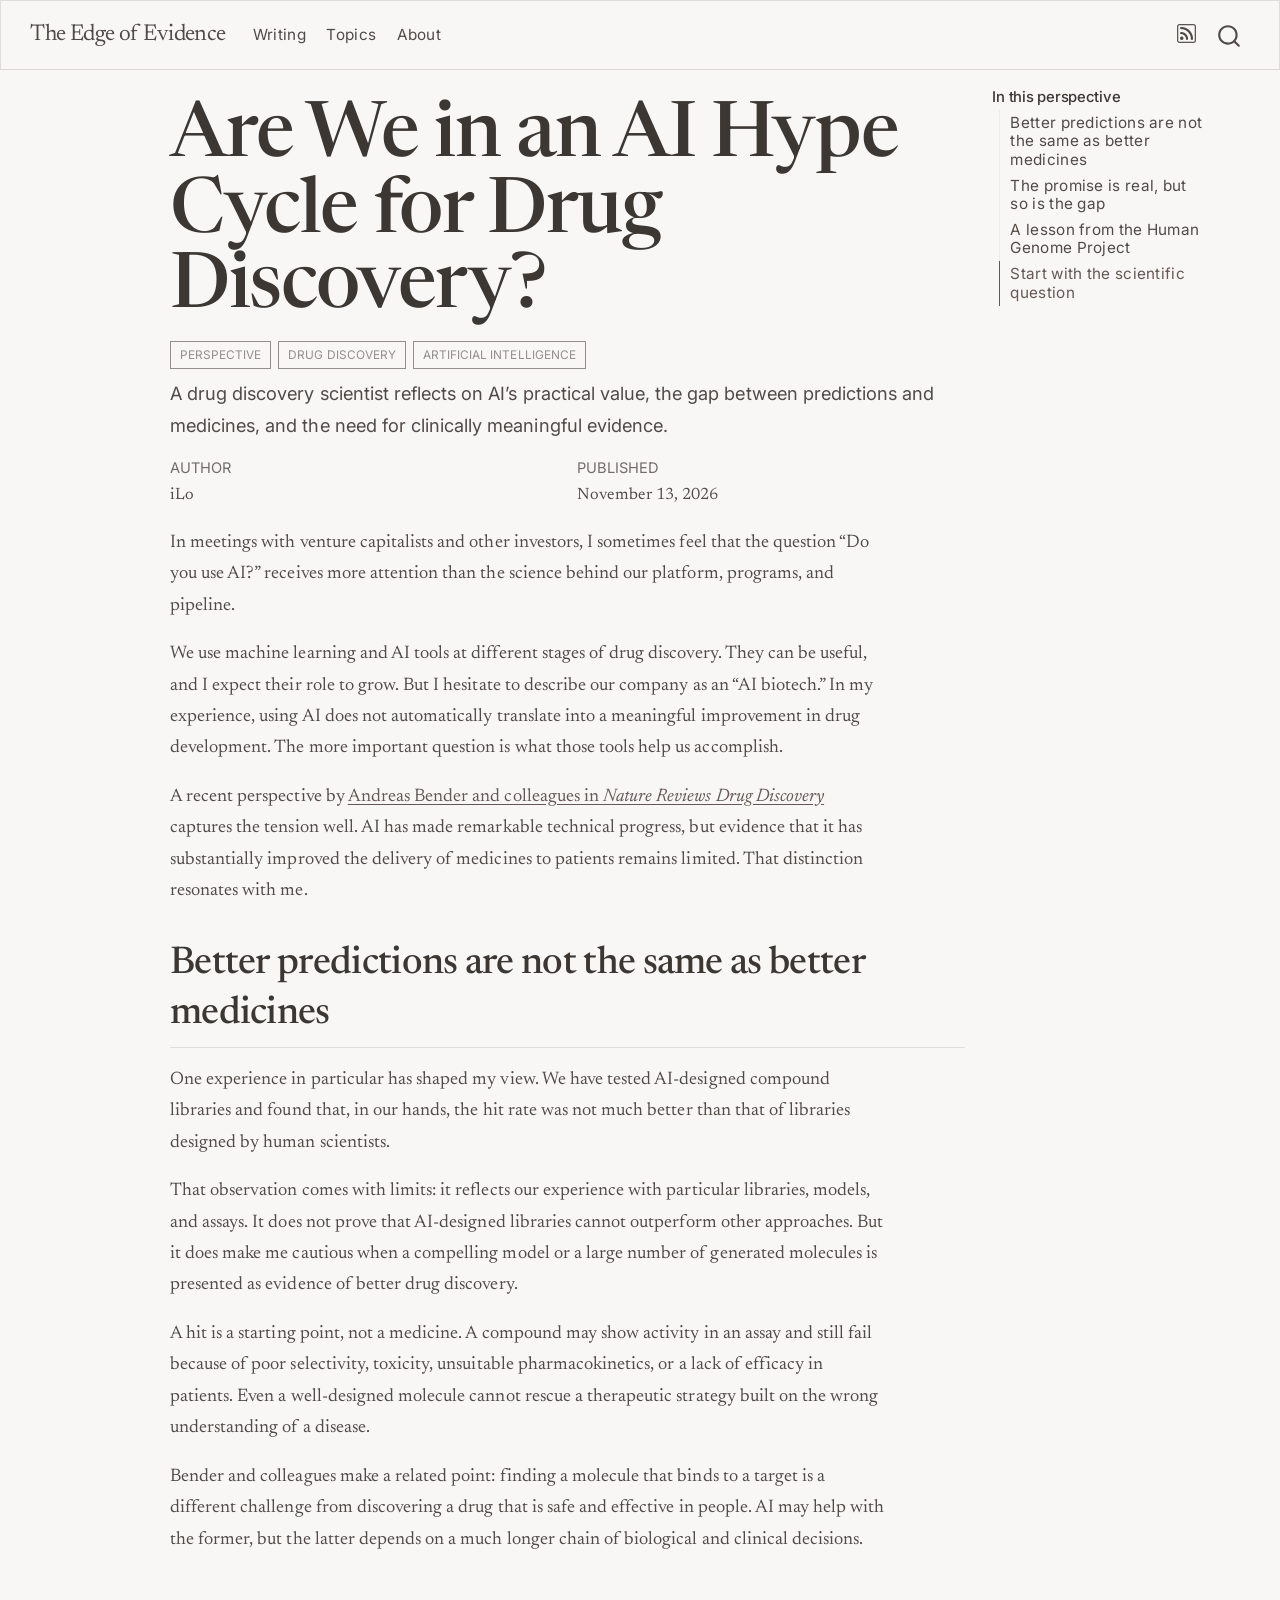
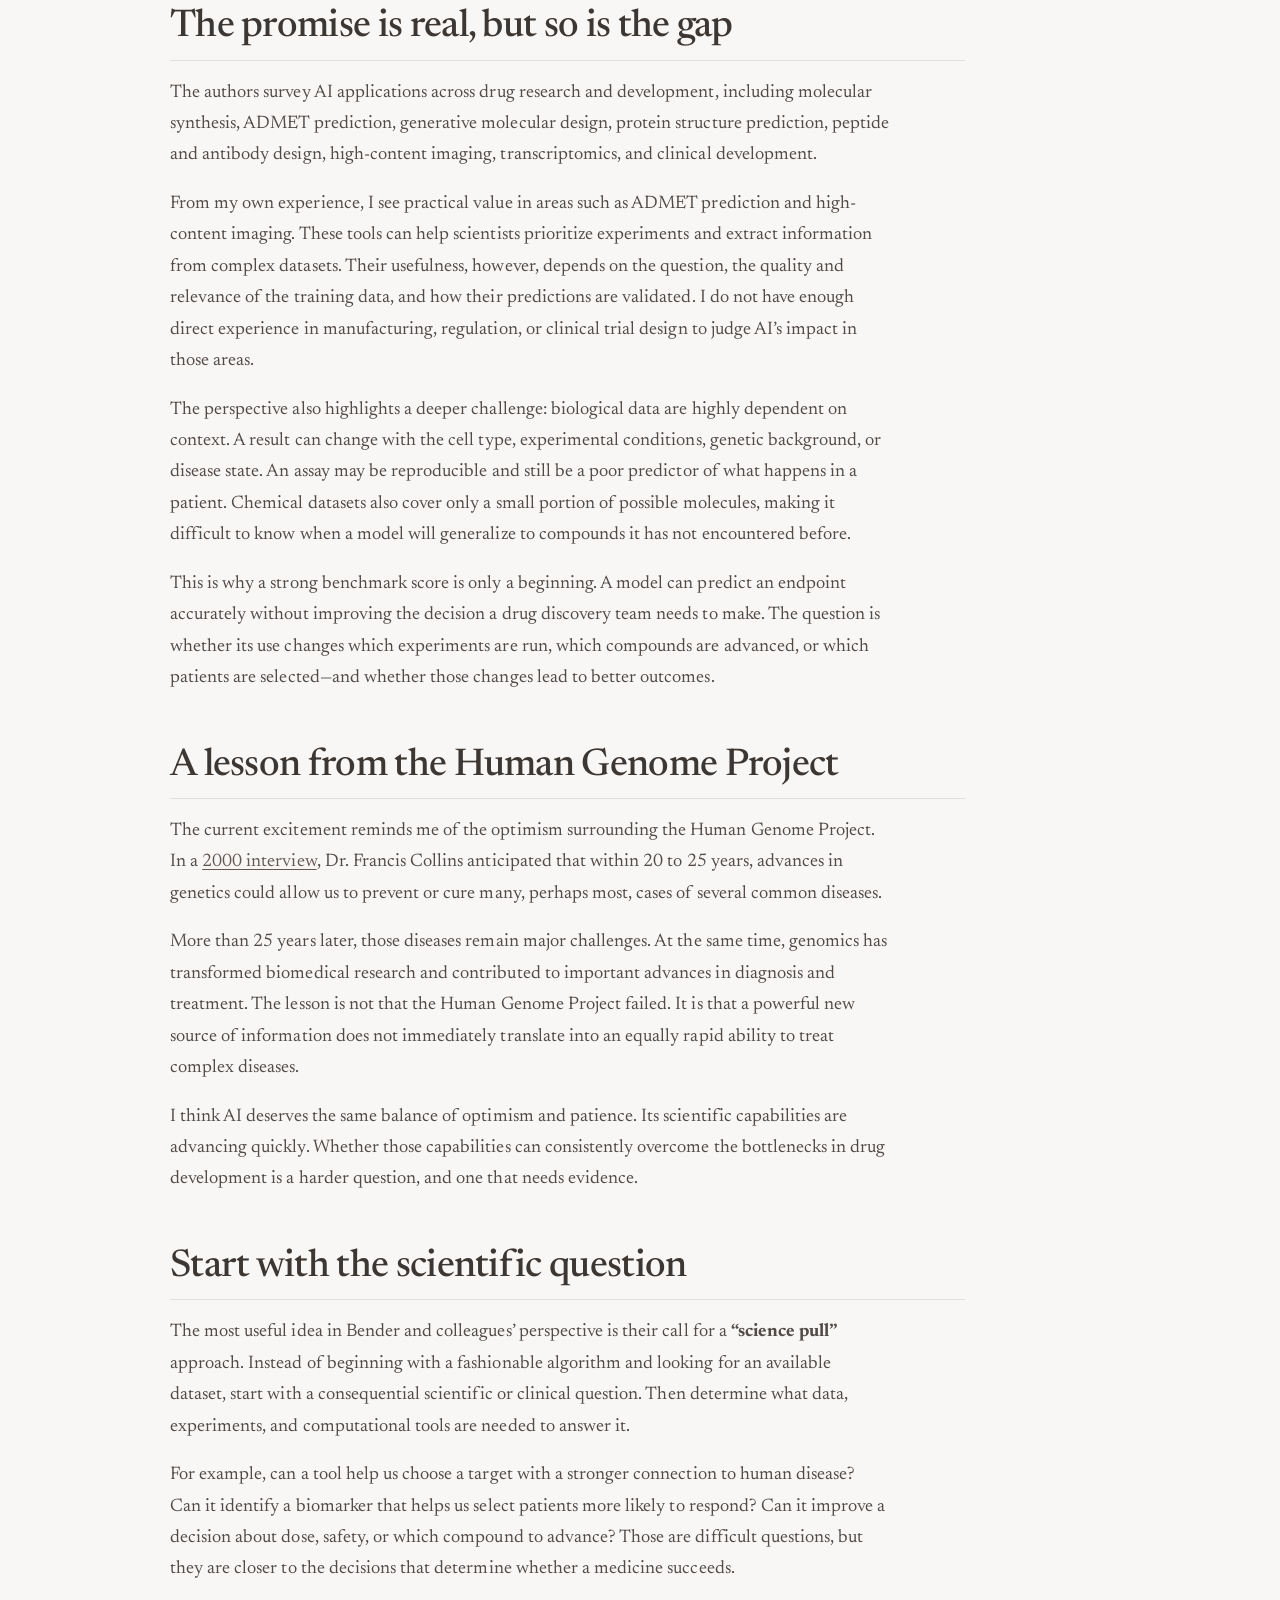
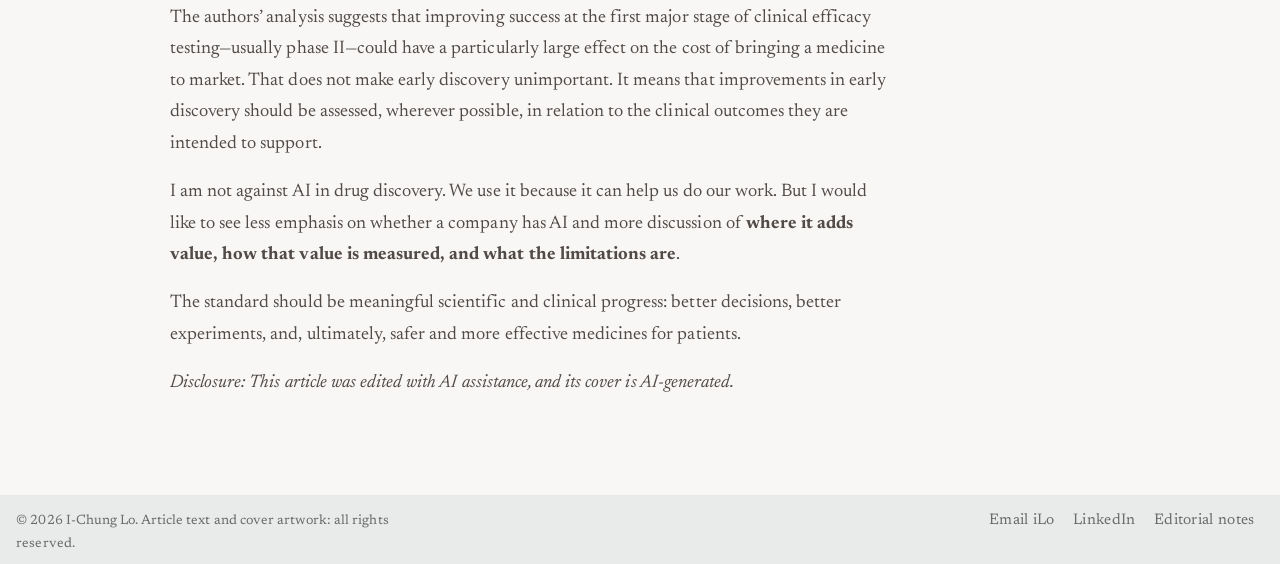
<file: posts/2026-11-13-ai-hype-drug-discovery/index.html>
<!DOCTYPE html>
<html xmlns="http://www.w3.org/1999/xhtml" lang="en" xml:lang="en"><head>

<meta charset="utf-8">
<meta name="generator" content="quarto-1.11.9">

<meta name="viewport" content="width=device-width, initial-scale=1.0, user-scalable=yes">

<meta name="author" content="iLo">
<meta name="dcterms.date" content="2026-11-13">
<meta name="description" content="A drug discovery scientist reflects on AI’s practical value, the gap between predictions and medicines, and the need for clinically meaningful evidence.">

<title>Are We in an AI Hype Cycle for Drug Discovery? – The Edge of Evidence</title>
<style>
/* Default styles provided by pandoc.
** See https://pandoc.org/MANUAL.html#variables-for-html for config info.
*/
span.smallcaps{font-variant: small-caps;}
div.columns{display: flex; gap: 1.5em;}
div.column{flex: auto;}
@media screen {
div.columns{gap: min(4vw, 1.5em);}
div.column{overflow-x: auto;}
}
div.hanging-indent{margin-left: 1.5em; text-indent: -1.5em;}
ul.task-list{list-style: none;}
ul.task-list li input[type="checkbox"] {
  width: 0.8em;
  margin: 0 0.8em 0.2em -1em; /* quarto-specific, see https://github.com/quarto-dev/quarto-cli/issues/4556 */ 
  vertical-align: middle;
}
</style>


<script src="../../site_libs/quarto-nav/quarto-nav.js"></script>
<script src="../../site_libs/clipboard/clipboard.min.js"></script>
<script src="../../site_libs/quarto-search/autocomplete.umd.js"></script>
<script src="../../site_libs/quarto-search/fuse.min.js"></script>
<script src="../../site_libs/quarto-search/quarto-search.js"></script>
<meta name="quarto:offset" content="../../">
<link href="../../assets/images/il-boundary-mark.svg" rel="icon" type="image/svg+xml">
<script src="../../site_libs/quarto-html/quarto.js" type="module"></script>
<script src="../../site_libs/quarto-html/tabsets/tabsets.js" type="module"></script>
<script src="../../site_libs/quarto-html/scrollable-regions/scrollable-regions.js" type="module"></script>
<script src="../../site_libs/quarto-html/popper.min.js"></script>
<script src="../../site_libs/quarto-html/tippy.umd.min.js"></script>
<script src="../../site_libs/quarto-html/anchor.min.js"></script>
<link href="../../site_libs/quarto-html/tippy.css" rel="stylesheet">
<link href="../../site_libs/quarto-html/quarto-syntax-highlighting-63b5708e65d6cd79cd7618c58d0c21e7.css" rel="stylesheet" id="quarto-text-highlighting-styles">
<script src="../../site_libs/bootstrap/bootstrap.min.js"></script>
<link href="../../site_libs/bootstrap/bootstrap-icons.css" rel="stylesheet">
<link href="../../site_libs/bootstrap/bootstrap-e8620ea5833f5c182c79e6c002568dd7.min.css" rel="stylesheet" append-hash="true" id="quarto-bootstrap" data-mode="light">
<script id="quarto-search-options" type="application/json">{
  "location": "navbar",
  "copy-button": true,
  "collapse-after": 3,
  "panel-placement": "end",
  "type": "overlay",
  "limit": 50,
  "keyboard-shortcut": [
    "f",
    "/",
    "s"
  ],
  "language": {
    "search-no-results-text": "No results",
    "search-matching-documents-text": "matching documents",
    "search-copy-link-title": "Copy link to search",
    "search-hide-matches-text": "Hide additional matches",
    "search-more-match-text": "more match in this document",
    "search-more-matches-text": "more matches in this document",
    "search-clear-button-title": "Clear",
    "search-text-placeholder": "",
    "search-detached-cancel-button-title": "Cancel",
    "search-submit-button-title": "Submit",
    "search-label": "Search"
  }
}</script>
<style>html{ scroll-behavior: smooth; }</style>


<link rel="stylesheet" href="../../styles.css">
<meta property="og:title" content="Are We in an AI Hype Cycle for Drug Discovery? – The Edge of Evidence">
<meta property="og:description" content="A drug discovery scientist reflects on AI’s practical value, the gap between predictions and medicines, and the need for clinically meaningful evidence.">
<meta property="og:image" content="https://ichunglo.github.io/posts/2026-11-13-ai-hype-drug-discovery/ai-drug-discovery-cover.png">
<meta property="og:site_name" content="The Edge of Evidence">
<meta property="og:image:height" content="941">
<meta property="og:image:width" content="1672">
<meta property="og:image:alt" content="A stylized laboratory scene combining a computer chip, molecular model, capsule, and magnifying glass">
<meta name="twitter:title" content="Are We in an AI Hype Cycle for Drug Discovery? – The Edge of Evidence">
<meta name="twitter:description" content="A drug discovery scientist reflects on AI’s practical value, the gap between predictions and medicines, and the need for clinically meaningful evidence.">
<meta name="twitter:image" content="https://ichunglo.github.io/posts/2026-11-13-ai-hype-drug-discovery/ai-drug-discovery-cover.png">
<meta name="twitter:image:alt" content="A stylized laboratory scene combining a computer chip, molecular model, capsule, and magnifying glass">
<meta name="twitter:card" content="summary_large_image">
</head>

<body class="nav-fixed quarto-light"><a id="quarto-skip-link" class="visually-hidden-focusable" href="#quarto-document-content">Skip to main content</a>

<div id="quarto-search-results"></div>
  <header id="quarto-header" class="headroom fixed-top">
    <nav class="navbar navbar-expand-lg " data-bs-theme="dark" aria-label="Site">
      <div class="navbar-container container-fluid">
      <div class="navbar-brand-container mx-auto">
    <a class="navbar-brand" href="../../index.html">
    <span class="navbar-title">The Edge of Evidence</span>
    </a>
  </div>
          <button class="navbar-toggler" type="button" data-bs-toggle="collapse" data-bs-target="#navbarCollapse" aria-controls="navbarCollapse" aria-expanded="false" aria-label="Toggle navigation" onclick="if (window.quartoToggleHeadroom) { window.quartoToggleHeadroom(); }">
  <span class="navbar-toggler-icon"></span>
</button>
          <div class="collapse navbar-collapse" id="navbarCollapse">
            <ul class="navbar-nav navbar-nav-scroll me-auto">
  <li class="nav-item">
    <a class="nav-link" href="../../writing.html"> 
<span class="menu-text">Writing</span></a>
  </li>  
  <li class="nav-item">
    <a class="nav-link" href="../../topics.html"> 
<span class="menu-text">Topics</span></a>
  </li>  
  <li class="nav-item">
    <a class="nav-link" href="../../about.html"> 
<span class="menu-text">About</span></a>
  </li>  
</ul>
            <ul class="navbar-nav navbar-nav-scroll ms-auto">
  <li class="nav-item compact">
    <a class="nav-link" href="../../index.xml"> <i class="bi bi-rss" role="img" aria-label="RSS feed">
</i> 
<span class="menu-text"></span></a>
  </li>  
</ul>
          </div> <!-- /navcollapse -->
            <div class="quarto-navbar-tools">
</div>
            <div id="quarto-search" class="" title="Search"></div>
      </div> <!-- /container-fluid -->
    </nav>
</header>
<!-- content -->
<div id="quarto-content" class="quarto-container page-columns page-rows-contents page-layout-article page-navbar">
<!-- sidebar -->
<!-- margin-sidebar -->
    <div id="quarto-margin-sidebar" class="sidebar margin-sidebar">
        <nav id="TOC" role="doc-toc" aria-labelledby="toc-title" class="toc-active">
    <h2 id="toc-title">In this perspective</h2>
   
  <ul>
  <li><a href="#better-predictions-are-not-the-same-as-better-medicines" id="toc-better-predictions-are-not-the-same-as-better-medicines" class="nav-link active" data-scroll-target="#better-predictions-are-not-the-same-as-better-medicines">Better predictions are not the same as better medicines</a></li>
  <li><a href="#the-promise-is-real-but-so-is-the-gap" id="toc-the-promise-is-real-but-so-is-the-gap" class="nav-link" data-scroll-target="#the-promise-is-real-but-so-is-the-gap">The promise is real, but so is the gap</a></li>
  <li><a href="#a-lesson-from-the-human-genome-project" id="toc-a-lesson-from-the-human-genome-project" class="nav-link" data-scroll-target="#a-lesson-from-the-human-genome-project">A lesson from the Human Genome Project</a></li>
  <li><a href="#start-with-the-scientific-question" id="toc-start-with-the-scientific-question" class="nav-link" data-scroll-target="#start-with-the-scientific-question">Start with the scientific question</a></li>
  </ul>
</nav>
    </div>
<!-- main -->
<main class="content" id="quarto-document-content" tabindex="-1">

<header id="title-block-header" class="quarto-title-block default">
<div class="quarto-title">
<h1 class="title">Are We in an AI Hype Cycle for Drug Discovery?</h1>
  <div class="quarto-categories">
    <div class="quarto-category">Perspective</div>
    <div class="quarto-category">Drug Discovery</div>
    <div class="quarto-category">Artificial Intelligence</div>
  </div>
  </div>

<div>
  <div class="description">
    A drug discovery scientist reflects on AI’s practical value, the gap between predictions and medicines, and the need for clinically meaningful evidence.
  </div>
</div>


<div class="quarto-title-meta">

    <div>
    <div class="quarto-title-meta-heading">Author</div>
    <div class="quarto-title-meta-contents">
             <p>iLo </p>
          </div>
  </div>
    
    <div>
    <div class="quarto-title-meta-heading">Published</div>
    <div class="quarto-title-meta-contents">
      <p class="date">November 13, 2026</p>
    </div>
  </div>
  
    
  </div>
  


</header>


<p>In meetings with venture capitalists and other investors, I sometimes feel that the question “Do you use AI?” receives more attention than the science behind our platform, programs, and pipeline.</p>
<p>We use machine learning and AI tools at different stages of drug discovery. They can be useful, and I expect their role to grow. But I hesitate to describe our company as an “AI biotech.” In my experience, using AI does not automatically translate into a meaningful improvement in drug development. The more important question is what those tools help us accomplish.</p>
<p>A recent perspective by <a href="https://doi.org/10.1038/s41573-026-01496-2">Andreas Bender and colleagues in <em>Nature Reviews Drug Discovery</em></a> captures the tension well. AI has made remarkable technical progress, but evidence that it has substantially improved the delivery of medicines to patients remains limited. That distinction resonates with me.</p>
<section id="better-predictions-are-not-the-same-as-better-medicines" class="level2">
<h2 class="anchored" data-anchor-id="better-predictions-are-not-the-same-as-better-medicines">Better predictions are not the same as better medicines</h2>
<p>One experience in particular has shaped my view. We have tested AI-designed compound libraries and found that, in our hands, the hit rate was not much better than that of libraries designed by human scientists.</p>
<p>That observation comes with limits: it reflects our experience with particular libraries, models, and assays. It does not prove that AI-designed libraries cannot outperform other approaches. But it does make me cautious when a compelling model or a large number of generated molecules is presented as evidence of better drug discovery.</p>
<p>A hit is a starting point, not a medicine. A compound may show activity in an assay and still fail because of poor selectivity, toxicity, unsuitable pharmacokinetics, or a lack of efficacy in patients. Even a well-designed molecule cannot rescue a therapeutic strategy built on the wrong understanding of a disease.</p>
<p>Bender and colleagues make a related point: finding a molecule that binds to a target is a different challenge from discovering a drug that is safe and effective in people. AI may help with the former, but the latter depends on a much longer chain of biological and clinical decisions.</p>
</section>
<section id="the-promise-is-real-but-so-is-the-gap" class="level2">
<h2 class="anchored" data-anchor-id="the-promise-is-real-but-so-is-the-gap">The promise is real, but so is the gap</h2>
<p>The authors survey AI applications across drug research and development, including molecular synthesis, ADMET prediction, generative molecular design, protein structure prediction, peptide and antibody design, high-content imaging, transcriptomics, and clinical development.</p>
<p>From my own experience, I see practical value in areas such as ADMET prediction and high-content imaging. These tools can help scientists prioritize experiments and extract information from complex datasets. Their usefulness, however, depends on the question, the quality and relevance of the training data, and how their predictions are validated. I do not have enough direct experience in manufacturing, regulation, or clinical trial design to judge AI’s impact in those areas.</p>
<p>The perspective also highlights a deeper challenge: biological data are highly dependent on context. A result can change with the cell type, experimental conditions, genetic background, or disease state. An assay may be reproducible and still be a poor predictor of what happens in a patient. Chemical datasets also cover only a small portion of possible molecules, making it difficult to know when a model will generalize to compounds it has not encountered before.</p>
<p>This is why a strong benchmark score is only a beginning. A model can predict an endpoint accurately without improving the decision a drug discovery team needs to make. The question is whether its use changes which experiments are run, which compounds are advanced, or which patients are selected—and whether those changes lead to better outcomes.</p>
</section>
<section id="a-lesson-from-the-human-genome-project" class="level2">
<h2 class="anchored" data-anchor-id="a-lesson-from-the-human-genome-project">A lesson from the Human Genome Project</h2>
<p>The current excitement reminds me of the optimism surrounding the Human Genome Project. In a <a href="https://www.pbs.org/wnet/religionandethics/2000/06/16/transcript-bob-abernethys-interview-with-dr-francis-collins-director-of-the-human-genome-project-at-the-national-institutes-of-health/15204/">2000 interview</a>, Dr.&nbsp;Francis Collins anticipated that within 20 to 25 years, advances in genetics could allow us to prevent or cure many, perhaps most, cases of several common diseases.</p>
<p>More than 25 years later, those diseases remain major challenges. At the same time, genomics has transformed biomedical research and contributed to important advances in diagnosis and treatment. The lesson is not that the Human Genome Project failed. It is that a powerful new source of information does not immediately translate into an equally rapid ability to treat complex diseases.</p>
<p>I think AI deserves the same balance of optimism and patience. Its scientific capabilities are advancing quickly. Whether those capabilities can consistently overcome the bottlenecks in drug development is a harder question, and one that needs evidence.</p>
</section>
<section id="start-with-the-scientific-question" class="level2">
<h2 class="anchored" data-anchor-id="start-with-the-scientific-question">Start with the scientific question</h2>
<p>The most useful idea in Bender and colleagues’ perspective is their call for a <strong>“science pull”</strong> approach. Instead of beginning with a fashionable algorithm and looking for an available dataset, start with a consequential scientific or clinical question. Then determine what data, experiments, and computational tools are needed to answer it.</p>
<p>For example, can a tool help us choose a target with a stronger connection to human disease? Can it identify a biomarker that helps us select patients more likely to respond? Can it improve a decision about dose, safety, or which compound to advance? Those are difficult questions, but they are closer to the decisions that determine whether a medicine succeeds.</p>
<p>The authors’ analysis suggests that improving success at the first major stage of clinical efficacy testing—usually phase II—could have a particularly large effect on the cost of bringing a medicine to market. That does not make early discovery unimportant. It means that improvements in early discovery should be assessed, wherever possible, in relation to the clinical outcomes they are intended to support.</p>
<p>I am not against AI in drug discovery. We use it because it can help us do our work. But I would like to see less emphasis on whether a company has AI and more discussion of <strong>where it adds value, how that value is measured, and what the limitations are</strong>.</p>
<p>The standard should be meaningful scientific and clinical progress: better decisions, better experiments, and, ultimately, safer and more effective medicines for patients.</p>
<p><em>Disclosure: This article was edited with AI assistance, and its cover is AI-generated.</em></p>


</section>

</main> <!-- /main -->
<script id="quarto-html-after-body" type="application/javascript">
  window.document.addEventListener("DOMContentLoaded", function (event) {
    const icon = "";
    const anchorJS = new window.AnchorJS();
    anchorJS.options = {
      placement: 'right',
      icon: icon
    };
    anchorJS.add('.anchored');
    const isCodeAnnotation = (el) => {
      for (const clz of el.classList) {
        if (clz.startsWith('code-annotation-')) {                     
          return true;
        }
      }
      return false;
    }
    const onCopySuccess = function(e) {
      // button target
      const button = e.trigger;
      // don't keep focus
      button.blur();
      // flash "checked"
      button.classList.add('code-copy-button-checked');
      var currentTitle = button.getAttribute("title");
      button.setAttribute("title", "Copied!");
      let tooltip;
      if (window.bootstrap) {
        button.setAttribute("data-bs-toggle", "tooltip");
        button.setAttribute("data-bs-placement", "left");
        button.setAttribute("data-bs-title", "Copied!");
        tooltip = new bootstrap.Tooltip(button, 
          { trigger: "manual", 
            customClass: "code-copy-button-tooltip",
            offset: [0, -8]});
        tooltip.show();    
      }
      setTimeout(function() {
        if (tooltip) {
          tooltip.hide();
          button.removeAttribute("data-bs-title");
          button.removeAttribute("data-bs-toggle");
          button.removeAttribute("data-bs-placement");
        }
        button.setAttribute("title", currentTitle);
        button.classList.remove('code-copy-button-checked');
      }, 1000);
      // clear code selection
      e.clearSelection();
    }
    const getTextToCopy = function(trigger) {
      const outerScaffold = trigger.parentElement.cloneNode(true);
      const codeEl = outerScaffold.querySelector('code');
      for (const childEl of codeEl.children) {
        if (isCodeAnnotation(childEl)) {
          childEl.remove();
        }
      }
      return codeEl.innerText;
    }
    const clipboard = new window.ClipboardJS('.code-copy-button:not([data-in-quarto-modal])', {
      text: getTextToCopy
    });
    clipboard.on('success', onCopySuccess);
    if (window.document.getElementById('quarto-embedded-source-code-modal')) {
      const clipboardModal = new window.ClipboardJS('.code-copy-button[data-in-quarto-modal]', {
        text: getTextToCopy,
        container: window.document.getElementById('quarto-embedded-source-code-modal')
      });
      clipboardModal.on('success', onCopySuccess);
    }
      var localhostRegex = new RegExp(/^(?:http|https):\/\/localhost\:?[0-9]*\//);
      var mailtoRegex = new RegExp(/^mailto:/);
        var filterRegex = new RegExp("https:\/\/ichunglo\.github\.io");
      const newWindowLabel = "(opens in a new tab)";
      const newWindowNoteId = "quarto-ext-newwindow-label";
      // Links reference one hidden label through aria-describedby, so the
      // announcement never changes their accessible name.
      var describeNewWindow = (link) => {
        if (!window.document.getElementById(newWindowNoteId)) {
          var newWindowNote = window.document.createElement("span");
          newWindowNote.id = newWindowNoteId;
          newWindowNote.hidden = true;
          newWindowNote.textContent = newWindowLabel;
          window.document.body.appendChild(newWindowNote);
        }
        var describedBy = (link.getAttribute("aria-describedby") || "").split(/\s+/).filter(Boolean);
        if (!describedBy.includes(newWindowNoteId)) {
          describedBy.push(newWindowNoteId);
          link.setAttribute("aria-describedby", describedBy.join(" "));
        }
      }
      var isInternal = (href) => {
          return filterRegex.test(href) || localhostRegex.test(href) || mailtoRegex.test(href);
      }
      // Inspect non-navigation links and adorn them if external
      window.quartoDecorateExternalLinks = function (root) {
     var links = (root || window.document).querySelectorAll('a[href]:not(.nav-link):not(.navbar-brand):not(.toc-action):not(.sidebar-link):not(.sidebar-item-toggle):not(.pagination-link):not(.no-external):not([aria-hidden]):not(.dropdown-item):not(.quarto-navigation-tool):not(.about-link)');
      for (var i=0; i<links.length; i++) {
        const link = links[i];
        if (!isInternal(link.href)) {
          // undo the damage that might have been done by quarto-nav.js in the case of
          // links that we want to consider external
          if (link.dataset.originalHref !== undefined) {
            link.href = link.dataset.originalHref;
          }
            // target, if specified
            link.setAttribute("target", "_blank");
            if (link.getAttribute("rel") === null) {
              link.setAttribute("rel", "noopener");
            }
            describeNewWindow(link);
          if (!link.classList.contains('no-external-icon')) {
          }
        }
      }
      };
      window.quartoDecorateExternalLinks(window.document);
    // Esc closes the popup (WCAG 1.4.13) and focus leaving both trigger and
    // popup closes it (WCAG 2.4.11); tippy handles neither for interactive popups.
    const hideOnEscAndFocusOut = {
      name: 'hideOnEscAndFocusOut',
      defaultValue: true,
      fn(instance) {
        const dismiss = () => {
          // A show scheduled by the trigger delay would otherwise reopen it
          instance.clearDelayTimeouts();
          instance.hide();
        };
        const onKeyDown = (event) => {
          if (event.key !== 'Escape') {
            return;
          }
          // Keep Esc from also reaching page handlers (e.g. reveal.js overview),
          // except an open reveal.js slide menu, which Esc should close too.
          // The menu handles keys only when its keyboard option is on.
          const menuHandlesEsc = window.Reveal?.getPlugin?.('menu')?.isOpen() &&
            window.Reveal.getConfig().menu?.keyboard !== false;
          if (!menuHandlesEsc) {
            event.stopPropagation();
          }
          if (instance.popper.contains(window.document.activeElement)) {
            // Disabled while refocusing so the focus trigger does not reopen it
            instance.disable();
            instance.reference.focus();
            instance.enable();
          }
          dismiss();
        };
        const onFocusOut = (event) => {
          const target = event.relatedTarget;
          if (target && !instance.reference.contains(target) &&
              !instance.popper.contains(target)) {
            dismiss();
          }
        };
        // On the trigger too: a click trigger (code-annotations: select) has no
        // blur handling. Attached for the instance's lifetime so leaving the
        // trigger also cancels a show still pending on the trigger delay.
        instance.reference.addEventListener('focusout', onFocusOut);
        return {
          onShow() {
            window.document.addEventListener('keydown', onKeyDown, true);
            instance.popper.addEventListener('focusout', onFocusOut);
          },
          onHide() {
            window.document.removeEventListener('keydown', onKeyDown, true);
            instance.popper.removeEventListener('focusout', onFocusOut);
          },
          onDestroy() {
            instance.reference.removeEventListener('focusout', onFocusOut);
          },
        };
      },
    };
    function tippyHover(el, contentFn, onTriggerFn, onUntriggerFn) {
      const config = {
        allowHTML: true,
        maxWidth: 500,
        delay: 100,
        arrow: false,
        appendTo: function(el) {
            return el.parentElement;
        },
        interactive: true,
        interactiveBorder: 10,
        theme: 'quarto',
        placement: 'bottom-start',
        plugins: [hideOnEscAndFocusOut],
      };
      if (contentFn) {
        config.content = contentFn;
      }
      if (onTriggerFn) {
        config.onTrigger = onTriggerFn;
      }
      if (onUntriggerFn) {
        config.onUntrigger = onUntriggerFn;
      }
      window.tippy(el, config); 
    }
    const noterefs = window.document.querySelectorAll('a[role="doc-noteref"]');
    for (var i=0; i<noterefs.length; i++) {
      const ref = noterefs[i];
      tippyHover(ref, function() {
        // use id or data attribute instead here
        let href = ref.getAttribute('data-footnote-href') || ref.getAttribute('href');
        try { href = new URL(href).hash; } catch {}
        const id = href.replace(/^#\/?/, "");
        const note = window.document.getElementById(id);
        if (note) {
          return note.innerHTML;
        } else {
          return "";
        }
      });
    }
    const xrefs = window.document.querySelectorAll('a.quarto-xref');
    const processXRef = (id, note) => {
      // Strip column container classes
      const stripColumnClz = (el) => {
        el.classList.remove("page-full", "page-columns");
        if (el.children) {
          for (const child of el.children) {
            stripColumnClz(child);
          }
        }
      }
      stripColumnClz(note)
      if (id === null || id.startsWith('sec-')) {
        // Special case sections, only their first couple elements
        const container = document.createElement("div");
        if (note.children && note.children.length > 2) {
          container.appendChild(note.children[0].cloneNode(true));
          for (let i = 1; i < note.children.length; i++) {
            const child = note.children[i];
            if (child.tagName === "P" && child.innerText === "") {
              continue;
            } else {
              container.appendChild(child.cloneNode(true));
              break;
            }
          }
          if (window.Quarto?.typesetMath) {
            window.Quarto.typesetMath(container);
          }
          return container.innerHTML
        } else {
          if (window.Quarto?.typesetMath) {
            window.Quarto.typesetMath(note);
          }
          return note.innerHTML;
        }
      } else {
        // Remove any anchor links if they are present
        const anchorLink = note.querySelector('a.anchorjs-link');
        if (anchorLink) {
          anchorLink.remove();
        }
        if (window.Quarto?.typesetMath) {
          window.Quarto.typesetMath(note);
        }
        if (note.classList.contains("callout")) {
          return note.outerHTML;
        } else {
          return note.innerHTML;
        }
      }
    }
    for (var i=0; i<xrefs.length; i++) {
      const xref = xrefs[i];
      tippyHover(xref, undefined, function(instance) {
        instance.disable();
        let url = xref.getAttribute('href');
        let hash = undefined; 
        if (url.startsWith('#')) {
          hash = url;
        } else {
          try { hash = new URL(url).hash; } catch {}
        }
        if (hash) {
          const id = hash.replace(/^#\/?/, "");
          const note = window.document.getElementById(id);
          if (note !== null) {
            try {
              const html = processXRef(id, note.cloneNode(true));
              instance.setContent(html);
            } finally {
              instance.enable();
              instance.show();
            }
          } else {
            // See if we can fetch this
            fetch(url.split('#')[0])
            .then(res => res.text())
            .then(html => {
              const parser = new DOMParser();
              const htmlDoc = parser.parseFromString(html, "text/html");
              const note = htmlDoc.getElementById(id);
              if (note !== null) {
                const html = processXRef(id, note);
                instance.setContent(html);
              } 
            }).finally(() => {
              instance.enable();
              instance.show();
            });
          }
        } else {
          // See if we can fetch a full url (with no hash to target)
          // This is a special case and we should probably do some content thinning / targeting
          fetch(url)
          .then(res => res.text())
          .then(html => {
            const parser = new DOMParser();
            const htmlDoc = parser.parseFromString(html, "text/html");
            const note = htmlDoc.querySelector('main.content');
            if (note !== null) {
              // This should only happen for chapter cross references
              // (since there is no id in the URL)
              // remove the first header
              if (note.children.length > 0 && note.children[0].tagName === "HEADER") {
                note.children[0].remove();
              }
              const html = processXRef(null, note);
              instance.setContent(html);
            } 
          }).finally(() => {
            instance.enable();
            instance.show();
          });
        }
      }, function(instance) {
      });
    }
        let selectedAnnoteEl;
        const selectorForAnnotation = ( cell, annotation) => {
          let cellAttr = 'data-code-cell="' + cell + '"';
          let lineAttr = 'data-code-annotation="' +  annotation + '"';
          const selector = 'span[' + cellAttr + '][' + lineAttr + ']';
          return selector;
        }
        const selectCodeLines = (annoteEl) => {
          const doc = window.document;
          const targetCell = annoteEl.getAttribute("data-target-cell");
          const targetAnnotation = annoteEl.getAttribute("data-target-annotation");
          const annoteSpan = window.document.querySelector(selectorForAnnotation(targetCell, targetAnnotation));
          const lines = annoteSpan.getAttribute("data-code-lines").split(",");
          const lineIds = lines.map((line) => {
            return targetCell + "-" + line;
          })
          // Each band is positioned against its own containing block, which is
          // not the offsetParent of the lines, so place it from client rects.
          const placeBand = (band, firstEl, lastEl, codeBlock) => {
            const container = band.offsetParent;
            if (container === null) {
              return;
            }
            const containerRect = container.getBoundingClientRect();
            // Reveal.js scales slides with a transform, so convert client
            // pixels back to the CSS pixels of the container.
            const scale = containerRect.height / container.offsetHeight || 1;
            const firstRect = firstEl.getBoundingClientRect();
            const lastRect = lastEl.getBoundingClientRect();
            const top = (firstRect.top - containerRect.top) / scale - container.clientTop + container.scrollTop;
            const height = (lastRect.bottom - firstRect.top) / scale;
            band.style.top = top - 2 + "px";
            band.style.height = height + 4 + "px";
            if (codeBlock) {
              // Without the copy button wrapper, the containing block is wider
              // than the code block, so span the code block explicitly.
              const blockRect = codeBlock.getBoundingClientRect();
              band.style.left = (blockRect.left - containerRect.left) / scale - container.clientLeft + container.scrollLeft + "px";
              band.style.width = blockRect.width / scale + "px";
            }
          };
          if (lineIds.length > 0) {
            const el = window.document.getElementById(lineIds[0]);
            const lastEl = window.document.getElementById(lineIds[lineIds.length - 1]);
            const parent = el.parentElement.parentElement;
            // cook up a div (if necessary) and position it
            let div = window.document.getElementById("code-annotation-line-highlight");
            if (div === null) {
              div = window.document.createElement("div");
              div.setAttribute("id", "code-annotation-line-highlight");
              div.style.position = 'absolute';
              parent.appendChild(div);
            }
            placeBand(div, el, lastEl, parent.closest("div.sourceCode") || parent);
            let gutterDiv = window.document.getElementById("code-annotation-line-highlight-gutter");
            if (gutterDiv === null) {
              gutterDiv = window.document.createElement("div");
              gutterDiv.setAttribute("id", "code-annotation-line-highlight-gutter");
              gutterDiv.style.position = 'absolute';
              const codeCell = window.document.getElementById(targetCell);
              const gutter = codeCell.querySelector('.code-annotation-gutter');
              gutter.appendChild(gutterDiv);
            }
            placeBand(gutterDiv, el, lastEl);
            selectedAnnoteEl = annoteEl;
          }
        };
        const unselectCodeLines = () => {
          const elementsIds = ["code-annotation-line-highlight", "code-annotation-line-highlight-gutter"];
          elementsIds.forEach((elId) => {
            const div = window.document.getElementById(elId);
            if (div) {
              div.remove();
            }
          });
          selectedAnnoteEl = undefined;
        };
          // Handle positioning of the toggle
      window.addEventListener(
        "resize",
        throttle(() => {
          elRect = undefined;
          if (selectedAnnoteEl) {
            selectCodeLines(selectedAnnoteEl);
          }
        }, 10)
      );
      function throttle(fn, ms) {
      let throttle = false;
      let timer;
        return (...args) => {
          if(!throttle) { // first call gets through
              fn.apply(this, args);
              throttle = true;
          } else { // all the others get throttled
              if(timer) clearTimeout(timer); // cancel #2
              timer = setTimeout(() => {
                fn.apply(this, args);
                timer = throttle = false;
              }, ms);
          }
        };
      }
        // Attach click handler to the DT
        const annoteDls = window.document.querySelectorAll('dt[data-target-cell]');
        for (const annoteDlNode of annoteDls) {
          annoteDlNode.addEventListener('click', (event) => {
            const clickedEl = event.target;
            if (clickedEl !== selectedAnnoteEl) {
              unselectCodeLines();
              const activeEl = window.document.querySelector('dt[data-target-cell].code-annotation-active');
              if (activeEl) {
                activeEl.classList.remove('code-annotation-active');
              }
              selectCodeLines(clickedEl);
              clickedEl.classList.add('code-annotation-active');
            } else {
              // Unselect the line
              unselectCodeLines();
              clickedEl.classList.remove('code-annotation-active');
            }
          });
        }
    const findCites = (el) => {
      const parentEl = el.parentElement;
      if (parentEl) {
        const cites = parentEl.dataset.cites;
        if (cites) {
          return {
            el,
            cites: cites.split(' ')
          };
        } else {
          return findCites(el.parentElement)
        }
      } else {
        return undefined;
      }
    };
    var bibliorefs = window.document.querySelectorAll('a[role="doc-biblioref"]');
    for (var i=0; i<bibliorefs.length; i++) {
      const ref = bibliorefs[i];
      const citeInfo = findCites(ref);
      if (citeInfo) {
        tippyHover(citeInfo.el, function() {
          var popup = window.document.createElement('div');
          citeInfo.cites.forEach(function(cite) {
            var citeDiv = window.document.createElement('div');
            citeDiv.classList.add('hanging-indent');
            citeDiv.classList.add('csl-entry');
            var biblioDiv = window.document.getElementById('ref-' + cite);
            if (biblioDiv) {
              citeDiv.innerHTML = biblioDiv.innerHTML;
            }
            popup.appendChild(citeDiv);
          });
          return popup.innerHTML;
        });
      }
    }
  });
  </script>
  <script type="application/javascript">
  window.quartoScrollableRegionsLabels = {"code":"Scrollable code","output":"Scrollable output"};
  </script>
</div> <!-- /content -->
<footer class="footer">
  <div class="nav-footer">
    <div class="nav-footer-left">
<p>© 2026 I-Chung Lo. Article text and cover artwork: all rights reserved.</p>
</div>   
    <div class="nav-footer-center">
      &nbsp;
    </div>
    <div class="nav-footer-right">
      <ul class="footer-items list-unstyled">
    <li class="nav-item">
    <a class="nav-link" href="mailto:ichunglo@protonmail.com">
<p>Email iLo</p>
</a>
  </li>  
    <li class="nav-item">
    <a class="nav-link" href="https://www.linkedin.com/in/ichunglo/">
<p>LinkedIn</p>
</a>
  </li>  
    <li class="nav-item">
    <a class="nav-link" href="../../editorial-notes.html">
<p>Editorial notes</p>
</a>
  </li>  
</ul>
    </div>
  </div>
</footer>




<script src="../../site_libs/quarto-html/zenscroll-min.js"></script>
</body></html>
</file>
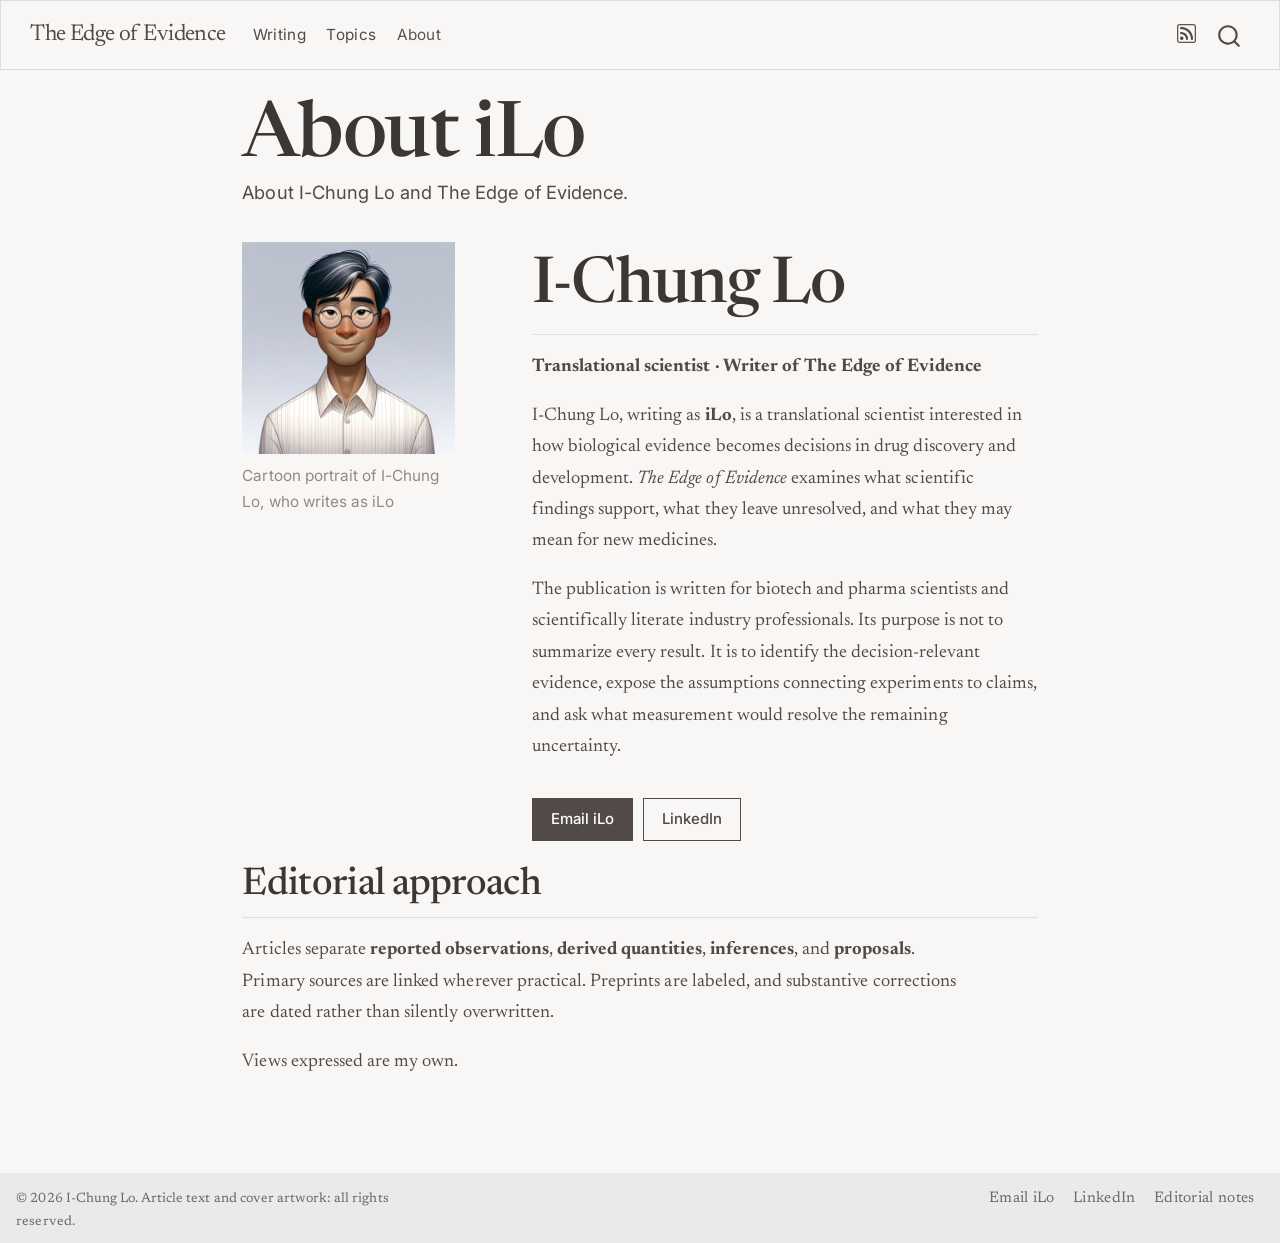
<file: about.html>
<!DOCTYPE html>
<html xmlns="http://www.w3.org/1999/xhtml" lang="en" xml:lang="en"><head>

<meta charset="utf-8">
<meta name="generator" content="quarto-1.11.9">

<meta name="viewport" content="width=device-width, initial-scale=1.0, user-scalable=yes">

<meta name="description" content="About I-Chung Lo and The Edge of Evidence.">

<title>About iLo – The Edge of Evidence</title>
<style>
/* Default styles provided by pandoc.
** See https://pandoc.org/MANUAL.html#variables-for-html for config info.
*/
span.smallcaps{font-variant: small-caps;}
div.columns{display: flex; gap: 1.5em;}
div.column{flex: auto;}
@media screen {
div.columns{gap: min(4vw, 1.5em);}
div.column{overflow-x: auto;}
}
div.hanging-indent{margin-left: 1.5em; text-indent: -1.5em;}
ul.task-list{list-style: none;}
ul.task-list li input[type="checkbox"] {
  width: 0.8em;
  margin: 0 0.8em 0.2em -1em; /* quarto-specific, see https://github.com/quarto-dev/quarto-cli/issues/4556 */ 
  vertical-align: middle;
}
</style>


<script src="site_libs/quarto-nav/quarto-nav.js"></script>
<script src="site_libs/clipboard/clipboard.min.js"></script>
<script src="site_libs/quarto-search/autocomplete.umd.js"></script>
<script src="site_libs/quarto-search/fuse.min.js"></script>
<script src="site_libs/quarto-search/quarto-search.js"></script>
<meta name="quarto:offset" content="./">
<link href="./assets/images/il-boundary-mark.svg" rel="icon" type="image/svg+xml">
<script src="site_libs/quarto-html/quarto.js" type="module"></script>
<script src="site_libs/quarto-html/tabsets/tabsets.js" type="module"></script>
<script src="site_libs/quarto-html/scrollable-regions/scrollable-regions.js" type="module"></script>
<script src="site_libs/quarto-html/popper.min.js"></script>
<script src="site_libs/quarto-html/tippy.umd.min.js"></script>
<script src="site_libs/quarto-html/anchor.min.js"></script>
<link href="site_libs/quarto-html/tippy.css" rel="stylesheet">
<link href="site_libs/quarto-html/quarto-syntax-highlighting-63b5708e65d6cd79cd7618c58d0c21e7.css" rel="stylesheet" id="quarto-text-highlighting-styles">
<script src="site_libs/bootstrap/bootstrap.min.js"></script>
<link href="site_libs/bootstrap/bootstrap-icons.css" rel="stylesheet">
<link href="site_libs/bootstrap/bootstrap-e8620ea5833f5c182c79e6c002568dd7.min.css" rel="stylesheet" append-hash="true" id="quarto-bootstrap" data-mode="light">
<script id="quarto-search-options" type="application/json">{
  "location": "navbar",
  "copy-button": true,
  "collapse-after": 3,
  "panel-placement": "end",
  "type": "overlay",
  "limit": 50,
  "keyboard-shortcut": [
    "f",
    "/",
    "s"
  ],
  "language": {
    "search-no-results-text": "No results",
    "search-matching-documents-text": "matching documents",
    "search-copy-link-title": "Copy link to search",
    "search-hide-matches-text": "Hide additional matches",
    "search-more-match-text": "more match in this document",
    "search-more-matches-text": "more matches in this document",
    "search-clear-button-title": "Clear",
    "search-text-placeholder": "",
    "search-detached-cancel-button-title": "Cancel",
    "search-submit-button-title": "Submit",
    "search-label": "Search"
  }
}</script>
<style>html{ scroll-behavior: smooth; }</style>


<link rel="stylesheet" href="styles.css">
<meta property="og:title" content="About iLo – The Edge of Evidence">
<meta property="og:description" content="About I-Chung Lo and The Edge of Evidence.">
<meta property="og:image" content="https://ichunglo.github.io/assets/images/ilo-portrait.webp">
<meta property="og:site_name" content="The Edge of Evidence">
<meta name="twitter:title" content="About iLo – The Edge of Evidence">
<meta name="twitter:description" content="About I-Chung Lo and The Edge of Evidence.">
<meta name="twitter:image" content="https://ichunglo.github.io/assets/images/ilo-portrait.webp">
<meta name="twitter:card" content="summary_large_image">
</head>

<body class="nav-fixed fullcontent quarto-light"><a id="quarto-skip-link" class="visually-hidden-focusable" href="#quarto-document-content">Skip to main content</a>

<div id="quarto-search-results"></div>
  <header id="quarto-header" class="headroom fixed-top">
    <nav class="navbar navbar-expand-lg " data-bs-theme="dark" aria-label="Site">
      <div class="navbar-container container-fluid">
      <div class="navbar-brand-container mx-auto">
    <a class="navbar-brand" href="./index.html">
    <span class="navbar-title">The Edge of Evidence</span>
    </a>
  </div>
          <button class="navbar-toggler" type="button" data-bs-toggle="collapse" data-bs-target="#navbarCollapse" aria-controls="navbarCollapse" aria-expanded="false" aria-label="Toggle navigation" onclick="if (window.quartoToggleHeadroom) { window.quartoToggleHeadroom(); }">
  <span class="navbar-toggler-icon"></span>
</button>
          <div class="collapse navbar-collapse" id="navbarCollapse">
            <ul class="navbar-nav navbar-nav-scroll me-auto">
  <li class="nav-item">
    <a class="nav-link" href="./writing.html"> 
<span class="menu-text">Writing</span></a>
  </li>  
  <li class="nav-item">
    <a class="nav-link" href="./topics.html"> 
<span class="menu-text">Topics</span></a>
  </li>  
  <li class="nav-item">
    <a class="nav-link active" href="./about.html" aria-current="page"> 
<span class="menu-text">About</span></a>
  </li>  
</ul>
            <ul class="navbar-nav navbar-nav-scroll ms-auto">
  <li class="nav-item compact">
    <a class="nav-link" href="./index.xml"> <i class="bi bi-rss" role="img" aria-label="RSS feed">
</i> 
<span class="menu-text"></span></a>
  </li>  
</ul>
          </div> <!-- /navcollapse -->
            <div class="quarto-navbar-tools">
</div>
            <div id="quarto-search" class="" title="Search"></div>
      </div> <!-- /container-fluid -->
    </nav>
</header>
<!-- content -->
<div id="quarto-content" class="quarto-container page-columns page-rows-contents page-layout-article page-navbar">
<!-- sidebar -->
<!-- margin-sidebar -->
    
<!-- main -->
<main class="content" id="quarto-document-content" tabindex="-1">

<header id="title-block-header" class="quarto-title-block default">
<div class="quarto-title">
<h1 class="title">About iLo</h1>
</div>

<div>
  <div class="description">
    About I-Chung Lo and The Edge of Evidence.
  </div>
</div>


<div class="quarto-title-meta">

    
  
    
  </div>
  


</header>


<div class="about-layout">
<div class="about-portrait-wrap">
<div class="quarto-figure quarto-figure-center">
<figure class="figure">
<p><img src="assets/images/ilo-portrait.webp" class="about-portrait img-fluid figure-img"></p>
<figcaption>Cartoon portrait of I-Chung Lo, who writes as iLo</figcaption>
</figure>
</div>
</div>
<section id="i-chung-lo" class="level2 about-copy">
<h2 class="anchored" data-anchor-id="i-chung-lo">I-Chung Lo</h2>
<p><strong>Translational scientist · Writer of The Edge of Evidence</strong></p>
<p>I-Chung Lo, writing as <strong>iLo</strong>, is a translational scientist interested in how biological evidence becomes decisions in drug discovery and development. <em>The Edge of Evidence</em> examines what scientific findings support, what they leave unresolved, and what they may mean for new medicines.</p>
<p>The publication is written for biotech and pharma scientists and scientifically literate industry professionals. Its purpose is not to summarize every result. It is to identify the decision-relevant evidence, expose the assumptions connecting experiments to claims, and ask what measurement would resolve the remaining uncertainty.</p>
<p><a href="mailto:ichunglo@protonmail.com" class="button-link">Email iLo</a> <a href="https://www.linkedin.com/in/ichunglo/" class="button-link-secondary">LinkedIn</a></p>
</section>
</div>
<section id="editorial-approach" class="level2">
<h2 class="anchored" data-anchor-id="editorial-approach">Editorial approach</h2>
<p>Articles separate <strong>reported observations</strong>, <strong>derived quantities</strong>, <strong>inferences</strong>, and <strong>proposals</strong>. Primary sources are linked wherever practical. Preprints are labeled, and substantive corrections are dated rather than silently overwritten.</p>
<p>Views expressed are my own.</p>


</section>

</main> <!-- /main -->
<script id="quarto-html-after-body" type="application/javascript">
  window.document.addEventListener("DOMContentLoaded", function (event) {
    const icon = "";
    const anchorJS = new window.AnchorJS();
    anchorJS.options = {
      placement: 'right',
      icon: icon
    };
    anchorJS.add('.anchored');
    const isCodeAnnotation = (el) => {
      for (const clz of el.classList) {
        if (clz.startsWith('code-annotation-')) {                     
          return true;
        }
      }
      return false;
    }
    const onCopySuccess = function(e) {
      // button target
      const button = e.trigger;
      // don't keep focus
      button.blur();
      // flash "checked"
      button.classList.add('code-copy-button-checked');
      var currentTitle = button.getAttribute("title");
      button.setAttribute("title", "Copied!");
      let tooltip;
      if (window.bootstrap) {
        button.setAttribute("data-bs-toggle", "tooltip");
        button.setAttribute("data-bs-placement", "left");
        button.setAttribute("data-bs-title", "Copied!");
        tooltip = new bootstrap.Tooltip(button, 
          { trigger: "manual", 
            customClass: "code-copy-button-tooltip",
            offset: [0, -8]});
        tooltip.show();    
      }
      setTimeout(function() {
        if (tooltip) {
          tooltip.hide();
          button.removeAttribute("data-bs-title");
          button.removeAttribute("data-bs-toggle");
          button.removeAttribute("data-bs-placement");
        }
        button.setAttribute("title", currentTitle);
        button.classList.remove('code-copy-button-checked');
      }, 1000);
      // clear code selection
      e.clearSelection();
    }
    const getTextToCopy = function(trigger) {
      const outerScaffold = trigger.parentElement.cloneNode(true);
      const codeEl = outerScaffold.querySelector('code');
      for (const childEl of codeEl.children) {
        if (isCodeAnnotation(childEl)) {
          childEl.remove();
        }
      }
      return codeEl.innerText;
    }
    const clipboard = new window.ClipboardJS('.code-copy-button:not([data-in-quarto-modal])', {
      text: getTextToCopy
    });
    clipboard.on('success', onCopySuccess);
    if (window.document.getElementById('quarto-embedded-source-code-modal')) {
      const clipboardModal = new window.ClipboardJS('.code-copy-button[data-in-quarto-modal]', {
        text: getTextToCopy,
        container: window.document.getElementById('quarto-embedded-source-code-modal')
      });
      clipboardModal.on('success', onCopySuccess);
    }
      var localhostRegex = new RegExp(/^(?:http|https):\/\/localhost\:?[0-9]*\//);
      var mailtoRegex = new RegExp(/^mailto:/);
        var filterRegex = new RegExp("https:\/\/ichunglo\.github\.io");
      const newWindowLabel = "(opens in a new tab)";
      const newWindowNoteId = "quarto-ext-newwindow-label";
      // Links reference one hidden label through aria-describedby, so the
      // announcement never changes their accessible name.
      var describeNewWindow = (link) => {
        if (!window.document.getElementById(newWindowNoteId)) {
          var newWindowNote = window.document.createElement("span");
          newWindowNote.id = newWindowNoteId;
          newWindowNote.hidden = true;
          newWindowNote.textContent = newWindowLabel;
          window.document.body.appendChild(newWindowNote);
        }
        var describedBy = (link.getAttribute("aria-describedby") || "").split(/\s+/).filter(Boolean);
        if (!describedBy.includes(newWindowNoteId)) {
          describedBy.push(newWindowNoteId);
          link.setAttribute("aria-describedby", describedBy.join(" "));
        }
      }
      var isInternal = (href) => {
          return filterRegex.test(href) || localhostRegex.test(href) || mailtoRegex.test(href);
      }
      // Inspect non-navigation links and adorn them if external
      window.quartoDecorateExternalLinks = function (root) {
     var links = (root || window.document).querySelectorAll('a[href]:not(.nav-link):not(.navbar-brand):not(.toc-action):not(.sidebar-link):not(.sidebar-item-toggle):not(.pagination-link):not(.no-external):not([aria-hidden]):not(.dropdown-item):not(.quarto-navigation-tool):not(.about-link)');
      for (var i=0; i<links.length; i++) {
        const link = links[i];
        if (!isInternal(link.href)) {
          // undo the damage that might have been done by quarto-nav.js in the case of
          // links that we want to consider external
          if (link.dataset.originalHref !== undefined) {
            link.href = link.dataset.originalHref;
          }
            // target, if specified
            link.setAttribute("target", "_blank");
            if (link.getAttribute("rel") === null) {
              link.setAttribute("rel", "noopener");
            }
            describeNewWindow(link);
          if (!link.classList.contains('no-external-icon')) {
          }
        }
      }
      };
      window.quartoDecorateExternalLinks(window.document);
    // Esc closes the popup (WCAG 1.4.13) and focus leaving both trigger and
    // popup closes it (WCAG 2.4.11); tippy handles neither for interactive popups.
    const hideOnEscAndFocusOut = {
      name: 'hideOnEscAndFocusOut',
      defaultValue: true,
      fn(instance) {
        const dismiss = () => {
          // A show scheduled by the trigger delay would otherwise reopen it
          instance.clearDelayTimeouts();
          instance.hide();
        };
        const onKeyDown = (event) => {
          if (event.key !== 'Escape') {
            return;
          }
          // Keep Esc from also reaching page handlers (e.g. reveal.js overview),
          // except an open reveal.js slide menu, which Esc should close too.
          // The menu handles keys only when its keyboard option is on.
          const menuHandlesEsc = window.Reveal?.getPlugin?.('menu')?.isOpen() &&
            window.Reveal.getConfig().menu?.keyboard !== false;
          if (!menuHandlesEsc) {
            event.stopPropagation();
          }
          if (instance.popper.contains(window.document.activeElement)) {
            // Disabled while refocusing so the focus trigger does not reopen it
            instance.disable();
            instance.reference.focus();
            instance.enable();
          }
          dismiss();
        };
        const onFocusOut = (event) => {
          const target = event.relatedTarget;
          if (target && !instance.reference.contains(target) &&
              !instance.popper.contains(target)) {
            dismiss();
          }
        };
        // On the trigger too: a click trigger (code-annotations: select) has no
        // blur handling. Attached for the instance's lifetime so leaving the
        // trigger also cancels a show still pending on the trigger delay.
        instance.reference.addEventListener('focusout', onFocusOut);
        return {
          onShow() {
            window.document.addEventListener('keydown', onKeyDown, true);
            instance.popper.addEventListener('focusout', onFocusOut);
          },
          onHide() {
            window.document.removeEventListener('keydown', onKeyDown, true);
            instance.popper.removeEventListener('focusout', onFocusOut);
          },
          onDestroy() {
            instance.reference.removeEventListener('focusout', onFocusOut);
          },
        };
      },
    };
    function tippyHover(el, contentFn, onTriggerFn, onUntriggerFn) {
      const config = {
        allowHTML: true,
        maxWidth: 500,
        delay: 100,
        arrow: false,
        appendTo: function(el) {
            return el.parentElement;
        },
        interactive: true,
        interactiveBorder: 10,
        theme: 'quarto',
        placement: 'bottom-start',
        plugins: [hideOnEscAndFocusOut],
      };
      if (contentFn) {
        config.content = contentFn;
      }
      if (onTriggerFn) {
        config.onTrigger = onTriggerFn;
      }
      if (onUntriggerFn) {
        config.onUntrigger = onUntriggerFn;
      }
      window.tippy(el, config); 
    }
    const noterefs = window.document.querySelectorAll('a[role="doc-noteref"]');
    for (var i=0; i<noterefs.length; i++) {
      const ref = noterefs[i];
      tippyHover(ref, function() {
        // use id or data attribute instead here
        let href = ref.getAttribute('data-footnote-href') || ref.getAttribute('href');
        try { href = new URL(href).hash; } catch {}
        const id = href.replace(/^#\/?/, "");
        const note = window.document.getElementById(id);
        if (note) {
          return note.innerHTML;
        } else {
          return "";
        }
      });
    }
    const xrefs = window.document.querySelectorAll('a.quarto-xref');
    const processXRef = (id, note) => {
      // Strip column container classes
      const stripColumnClz = (el) => {
        el.classList.remove("page-full", "page-columns");
        if (el.children) {
          for (const child of el.children) {
            stripColumnClz(child);
          }
        }
      }
      stripColumnClz(note)
      if (id === null || id.startsWith('sec-')) {
        // Special case sections, only their first couple elements
        const container = document.createElement("div");
        if (note.children && note.children.length > 2) {
          container.appendChild(note.children[0].cloneNode(true));
          for (let i = 1; i < note.children.length; i++) {
            const child = note.children[i];
            if (child.tagName === "P" && child.innerText === "") {
              continue;
            } else {
              container.appendChild(child.cloneNode(true));
              break;
            }
          }
          if (window.Quarto?.typesetMath) {
            window.Quarto.typesetMath(container);
          }
          return container.innerHTML
        } else {
          if (window.Quarto?.typesetMath) {
            window.Quarto.typesetMath(note);
          }
          return note.innerHTML;
        }
      } else {
        // Remove any anchor links if they are present
        const anchorLink = note.querySelector('a.anchorjs-link');
        if (anchorLink) {
          anchorLink.remove();
        }
        if (window.Quarto?.typesetMath) {
          window.Quarto.typesetMath(note);
        }
        if (note.classList.contains("callout")) {
          return note.outerHTML;
        } else {
          return note.innerHTML;
        }
      }
    }
    for (var i=0; i<xrefs.length; i++) {
      const xref = xrefs[i];
      tippyHover(xref, undefined, function(instance) {
        instance.disable();
        let url = xref.getAttribute('href');
        let hash = undefined; 
        if (url.startsWith('#')) {
          hash = url;
        } else {
          try { hash = new URL(url).hash; } catch {}
        }
        if (hash) {
          const id = hash.replace(/^#\/?/, "");
          const note = window.document.getElementById(id);
          if (note !== null) {
            try {
              const html = processXRef(id, note.cloneNode(true));
              instance.setContent(html);
            } finally {
              instance.enable();
              instance.show();
            }
          } else {
            // See if we can fetch this
            fetch(url.split('#')[0])
            .then(res => res.text())
            .then(html => {
              const parser = new DOMParser();
              const htmlDoc = parser.parseFromString(html, "text/html");
              const note = htmlDoc.getElementById(id);
              if (note !== null) {
                const html = processXRef(id, note);
                instance.setContent(html);
              } 
            }).finally(() => {
              instance.enable();
              instance.show();
            });
          }
        } else {
          // See if we can fetch a full url (with no hash to target)
          // This is a special case and we should probably do some content thinning / targeting
          fetch(url)
          .then(res => res.text())
          .then(html => {
            const parser = new DOMParser();
            const htmlDoc = parser.parseFromString(html, "text/html");
            const note = htmlDoc.querySelector('main.content');
            if (note !== null) {
              // This should only happen for chapter cross references
              // (since there is no id in the URL)
              // remove the first header
              if (note.children.length > 0 && note.children[0].tagName === "HEADER") {
                note.children[0].remove();
              }
              const html = processXRef(null, note);
              instance.setContent(html);
            } 
          }).finally(() => {
            instance.enable();
            instance.show();
          });
        }
      }, function(instance) {
      });
    }
        let selectedAnnoteEl;
        const selectorForAnnotation = ( cell, annotation) => {
          let cellAttr = 'data-code-cell="' + cell + '"';
          let lineAttr = 'data-code-annotation="' +  annotation + '"';
          const selector = 'span[' + cellAttr + '][' + lineAttr + ']';
          return selector;
        }
        const selectCodeLines = (annoteEl) => {
          const doc = window.document;
          const targetCell = annoteEl.getAttribute("data-target-cell");
          const targetAnnotation = annoteEl.getAttribute("data-target-annotation");
          const annoteSpan = window.document.querySelector(selectorForAnnotation(targetCell, targetAnnotation));
          const lines = annoteSpan.getAttribute("data-code-lines").split(",");
          const lineIds = lines.map((line) => {
            return targetCell + "-" + line;
          })
          // Each band is positioned against its own containing block, which is
          // not the offsetParent of the lines, so place it from client rects.
          const placeBand = (band, firstEl, lastEl, codeBlock) => {
            const container = band.offsetParent;
            if (container === null) {
              return;
            }
            const containerRect = container.getBoundingClientRect();
            // Reveal.js scales slides with a transform, so convert client
            // pixels back to the CSS pixels of the container.
            const scale = containerRect.height / container.offsetHeight || 1;
            const firstRect = firstEl.getBoundingClientRect();
            const lastRect = lastEl.getBoundingClientRect();
            const top = (firstRect.top - containerRect.top) / scale - container.clientTop + container.scrollTop;
            const height = (lastRect.bottom - firstRect.top) / scale;
            band.style.top = top - 2 + "px";
            band.style.height = height + 4 + "px";
            if (codeBlock) {
              // Without the copy button wrapper, the containing block is wider
              // than the code block, so span the code block explicitly.
              const blockRect = codeBlock.getBoundingClientRect();
              band.style.left = (blockRect.left - containerRect.left) / scale - container.clientLeft + container.scrollLeft + "px";
              band.style.width = blockRect.width / scale + "px";
            }
          };
          if (lineIds.length > 0) {
            const el = window.document.getElementById(lineIds[0]);
            const lastEl = window.document.getElementById(lineIds[lineIds.length - 1]);
            const parent = el.parentElement.parentElement;
            // cook up a div (if necessary) and position it
            let div = window.document.getElementById("code-annotation-line-highlight");
            if (div === null) {
              div = window.document.createElement("div");
              div.setAttribute("id", "code-annotation-line-highlight");
              div.style.position = 'absolute';
              parent.appendChild(div);
            }
            placeBand(div, el, lastEl, parent.closest("div.sourceCode") || parent);
            let gutterDiv = window.document.getElementById("code-annotation-line-highlight-gutter");
            if (gutterDiv === null) {
              gutterDiv = window.document.createElement("div");
              gutterDiv.setAttribute("id", "code-annotation-line-highlight-gutter");
              gutterDiv.style.position = 'absolute';
              const codeCell = window.document.getElementById(targetCell);
              const gutter = codeCell.querySelector('.code-annotation-gutter');
              gutter.appendChild(gutterDiv);
            }
            placeBand(gutterDiv, el, lastEl);
            selectedAnnoteEl = annoteEl;
          }
        };
        const unselectCodeLines = () => {
          const elementsIds = ["code-annotation-line-highlight", "code-annotation-line-highlight-gutter"];
          elementsIds.forEach((elId) => {
            const div = window.document.getElementById(elId);
            if (div) {
              div.remove();
            }
          });
          selectedAnnoteEl = undefined;
        };
          // Handle positioning of the toggle
      window.addEventListener(
        "resize",
        throttle(() => {
          elRect = undefined;
          if (selectedAnnoteEl) {
            selectCodeLines(selectedAnnoteEl);
          }
        }, 10)
      );
      function throttle(fn, ms) {
      let throttle = false;
      let timer;
        return (...args) => {
          if(!throttle) { // first call gets through
              fn.apply(this, args);
              throttle = true;
          } else { // all the others get throttled
              if(timer) clearTimeout(timer); // cancel #2
              timer = setTimeout(() => {
                fn.apply(this, args);
                timer = throttle = false;
              }, ms);
          }
        };
      }
        // Attach click handler to the DT
        const annoteDls = window.document.querySelectorAll('dt[data-target-cell]');
        for (const annoteDlNode of annoteDls) {
          annoteDlNode.addEventListener('click', (event) => {
            const clickedEl = event.target;
            if (clickedEl !== selectedAnnoteEl) {
              unselectCodeLines();
              const activeEl = window.document.querySelector('dt[data-target-cell].code-annotation-active');
              if (activeEl) {
                activeEl.classList.remove('code-annotation-active');
              }
              selectCodeLines(clickedEl);
              clickedEl.classList.add('code-annotation-active');
            } else {
              // Unselect the line
              unselectCodeLines();
              clickedEl.classList.remove('code-annotation-active');
            }
          });
        }
    const findCites = (el) => {
      const parentEl = el.parentElement;
      if (parentEl) {
        const cites = parentEl.dataset.cites;
        if (cites) {
          return {
            el,
            cites: cites.split(' ')
          };
        } else {
          return findCites(el.parentElement)
        }
      } else {
        return undefined;
      }
    };
    var bibliorefs = window.document.querySelectorAll('a[role="doc-biblioref"]');
    for (var i=0; i<bibliorefs.length; i++) {
      const ref = bibliorefs[i];
      const citeInfo = findCites(ref);
      if (citeInfo) {
        tippyHover(citeInfo.el, function() {
          var popup = window.document.createElement('div');
          citeInfo.cites.forEach(function(cite) {
            var citeDiv = window.document.createElement('div');
            citeDiv.classList.add('hanging-indent');
            citeDiv.classList.add('csl-entry');
            var biblioDiv = window.document.getElementById('ref-' + cite);
            if (biblioDiv) {
              citeDiv.innerHTML = biblioDiv.innerHTML;
            }
            popup.appendChild(citeDiv);
          });
          return popup.innerHTML;
        });
      }
    }
  });
  </script>
  <script type="application/javascript">
  window.quartoScrollableRegionsLabels = {"code":"Scrollable code","output":"Scrollable output"};
  </script>
</div> <!-- /content -->
<footer class="footer">
  <div class="nav-footer">
    <div class="nav-footer-left">
<p>© 2026 I-Chung Lo. Article text and cover artwork: all rights reserved.</p>
</div>   
    <div class="nav-footer-center">
      &nbsp;
    </div>
    <div class="nav-footer-right">
      <ul class="footer-items list-unstyled">
    <li class="nav-item">
    <a class="nav-link" href="mailto:ichunglo@protonmail.com">
<p>Email iLo</p>
</a>
  </li>  
    <li class="nav-item">
    <a class="nav-link" href="https://www.linkedin.com/in/ichunglo/">
<p>LinkedIn</p>
</a>
  </li>  
    <li class="nav-item">
    <a class="nav-link" href="./editorial-notes.html">
<p>Editorial notes</p>
</a>
  </li>  
</ul>
    </div>
  </div>
</footer>




<script src="site_libs/quarto-html/zenscroll-min.js"></script>
</body></html>
</file>
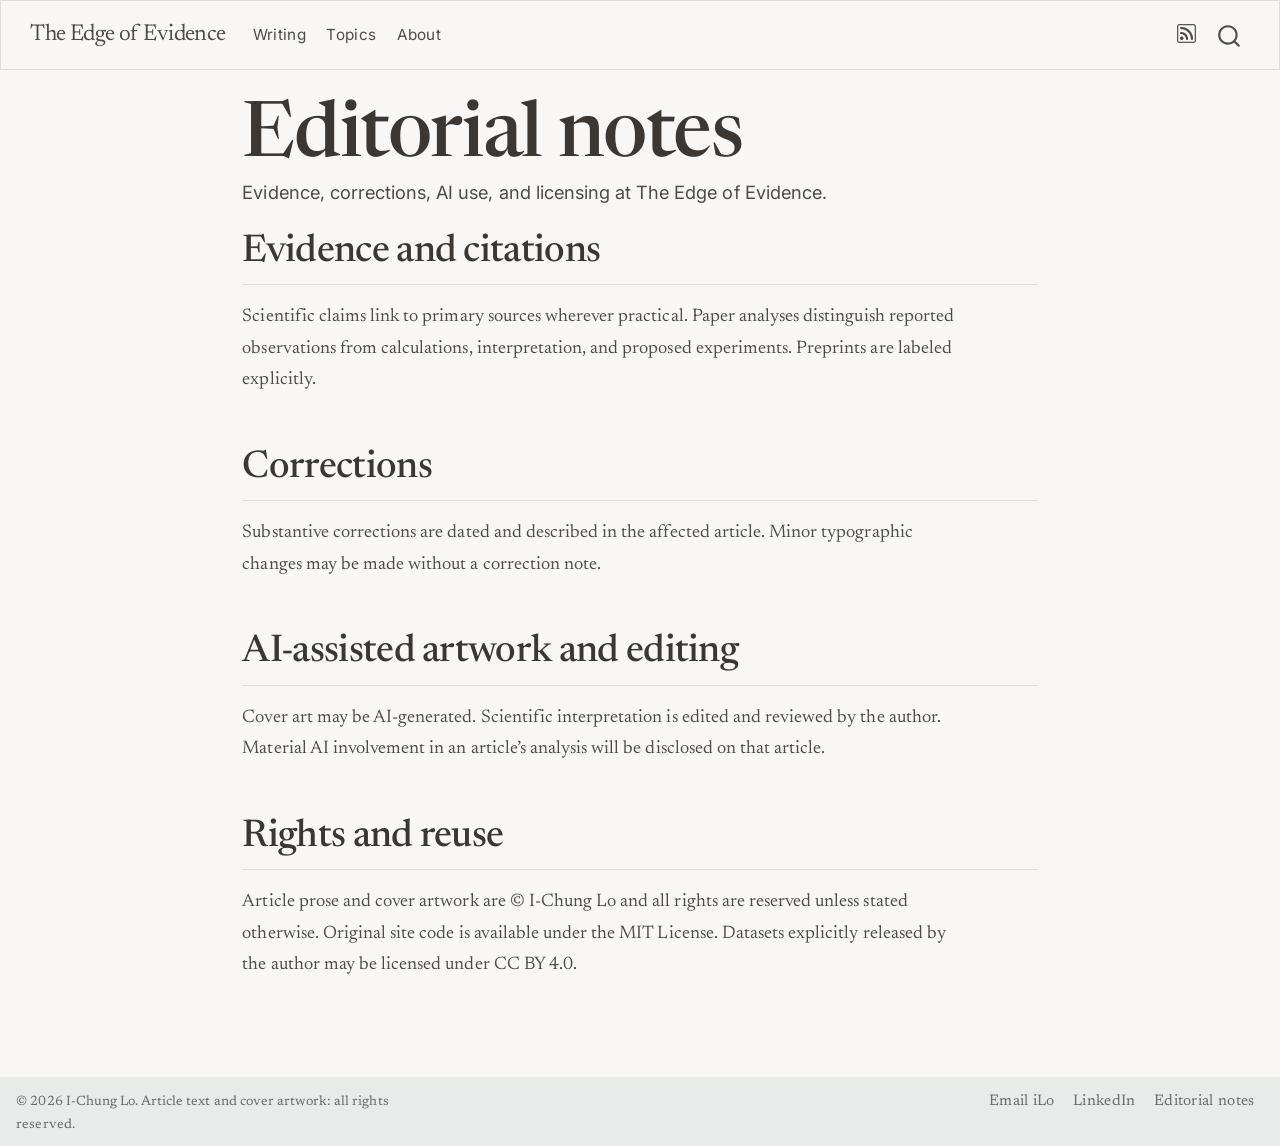
<file: editorial-notes.html>
<!DOCTYPE html>
<html xmlns="http://www.w3.org/1999/xhtml" lang="en" xml:lang="en"><head>

<meta charset="utf-8">
<meta name="generator" content="quarto-1.11.9">

<meta name="viewport" content="width=device-width, initial-scale=1.0, user-scalable=yes">

<meta name="description" content="Evidence, corrections, AI use, and licensing at The Edge of Evidence.">

<title>Editorial notes – The Edge of Evidence</title>
<style>
/* Default styles provided by pandoc.
** See https://pandoc.org/MANUAL.html#variables-for-html for config info.
*/
span.smallcaps{font-variant: small-caps;}
div.columns{display: flex; gap: 1.5em;}
div.column{flex: auto;}
@media screen {
div.columns{gap: min(4vw, 1.5em);}
div.column{overflow-x: auto;}
}
div.hanging-indent{margin-left: 1.5em; text-indent: -1.5em;}
ul.task-list{list-style: none;}
ul.task-list li input[type="checkbox"] {
  width: 0.8em;
  margin: 0 0.8em 0.2em -1em; /* quarto-specific, see https://github.com/quarto-dev/quarto-cli/issues/4556 */ 
  vertical-align: middle;
}
</style>


<script src="site_libs/quarto-nav/quarto-nav.js"></script>
<script src="site_libs/clipboard/clipboard.min.js"></script>
<script src="site_libs/quarto-search/autocomplete.umd.js"></script>
<script src="site_libs/quarto-search/fuse.min.js"></script>
<script src="site_libs/quarto-search/quarto-search.js"></script>
<meta name="quarto:offset" content="./">
<link href="./assets/images/il-boundary-mark.svg" rel="icon" type="image/svg+xml">
<script src="site_libs/quarto-html/quarto.js" type="module"></script>
<script src="site_libs/quarto-html/tabsets/tabsets.js" type="module"></script>
<script src="site_libs/quarto-html/scrollable-regions/scrollable-regions.js" type="module"></script>
<script src="site_libs/quarto-html/popper.min.js"></script>
<script src="site_libs/quarto-html/tippy.umd.min.js"></script>
<script src="site_libs/quarto-html/anchor.min.js"></script>
<link href="site_libs/quarto-html/tippy.css" rel="stylesheet">
<link href="site_libs/quarto-html/quarto-syntax-highlighting-63b5708e65d6cd79cd7618c58d0c21e7.css" rel="stylesheet" id="quarto-text-highlighting-styles">
<script src="site_libs/bootstrap/bootstrap.min.js"></script>
<link href="site_libs/bootstrap/bootstrap-icons.css" rel="stylesheet">
<link href="site_libs/bootstrap/bootstrap-e8620ea5833f5c182c79e6c002568dd7.min.css" rel="stylesheet" append-hash="true" id="quarto-bootstrap" data-mode="light">
<script id="quarto-search-options" type="application/json">{
  "location": "navbar",
  "copy-button": true,
  "collapse-after": 3,
  "panel-placement": "end",
  "type": "overlay",
  "limit": 50,
  "keyboard-shortcut": [
    "f",
    "/",
    "s"
  ],
  "language": {
    "search-no-results-text": "No results",
    "search-matching-documents-text": "matching documents",
    "search-copy-link-title": "Copy link to search",
    "search-hide-matches-text": "Hide additional matches",
    "search-more-match-text": "more match in this document",
    "search-more-matches-text": "more matches in this document",
    "search-clear-button-title": "Clear",
    "search-text-placeholder": "",
    "search-detached-cancel-button-title": "Cancel",
    "search-submit-button-title": "Submit",
    "search-label": "Search"
  }
}</script>
<style>html{ scroll-behavior: smooth; }</style>


<link rel="stylesheet" href="styles.css">
<meta property="og:title" content="Editorial notes – The Edge of Evidence">
<meta property="og:description" content="Evidence, corrections, AI use, and licensing at The Edge of Evidence.">
<meta property="og:site_name" content="The Edge of Evidence">
<meta name="twitter:title" content="Editorial notes – The Edge of Evidence">
<meta name="twitter:description" content="Evidence, corrections, AI use, and licensing at The Edge of Evidence.">
<meta name="twitter:card" content="summary">
</head>

<body class="nav-fixed fullcontent quarto-light"><a id="quarto-skip-link" class="visually-hidden-focusable" href="#quarto-document-content">Skip to main content</a>

<div id="quarto-search-results"></div>
  <header id="quarto-header" class="headroom fixed-top">
    <nav class="navbar navbar-expand-lg " data-bs-theme="dark" aria-label="Site">
      <div class="navbar-container container-fluid">
      <div class="navbar-brand-container mx-auto">
    <a class="navbar-brand" href="./index.html">
    <span class="navbar-title">The Edge of Evidence</span>
    </a>
  </div>
          <button class="navbar-toggler" type="button" data-bs-toggle="collapse" data-bs-target="#navbarCollapse" aria-controls="navbarCollapse" aria-expanded="false" aria-label="Toggle navigation" onclick="if (window.quartoToggleHeadroom) { window.quartoToggleHeadroom(); }">
  <span class="navbar-toggler-icon"></span>
</button>
          <div class="collapse navbar-collapse" id="navbarCollapse">
            <ul class="navbar-nav navbar-nav-scroll me-auto">
  <li class="nav-item">
    <a class="nav-link" href="./writing.html"> 
<span class="menu-text">Writing</span></a>
  </li>  
  <li class="nav-item">
    <a class="nav-link" href="./topics.html"> 
<span class="menu-text">Topics</span></a>
  </li>  
  <li class="nav-item">
    <a class="nav-link" href="./about.html"> 
<span class="menu-text">About</span></a>
  </li>  
</ul>
            <ul class="navbar-nav navbar-nav-scroll ms-auto">
  <li class="nav-item compact">
    <a class="nav-link" href="./index.xml"> <i class="bi bi-rss" role="img" aria-label="RSS feed">
</i> 
<span class="menu-text"></span></a>
  </li>  
</ul>
          </div> <!-- /navcollapse -->
            <div class="quarto-navbar-tools">
</div>
            <div id="quarto-search" class="" title="Search"></div>
      </div> <!-- /container-fluid -->
    </nav>
</header>
<!-- content -->
<div id="quarto-content" class="quarto-container page-columns page-rows-contents page-layout-article page-navbar">
<!-- sidebar -->
<!-- margin-sidebar -->
    
<!-- main -->
<main class="content" id="quarto-document-content" tabindex="-1">

<header id="title-block-header" class="quarto-title-block default">
<div class="quarto-title">
<h1 class="title">Editorial notes</h1>
</div>

<div>
  <div class="description">
    Evidence, corrections, AI use, and licensing at The Edge of Evidence.
  </div>
</div>


<div class="quarto-title-meta">

    
  
    
  </div>
  


</header>


<section id="evidence-and-citations" class="level2">
<h2 class="anchored" data-anchor-id="evidence-and-citations">Evidence and citations</h2>
<p>Scientific claims link to primary sources wherever practical. Paper analyses distinguish reported observations from calculations, interpretation, and proposed experiments. Preprints are labeled explicitly.</p>
</section>
<section id="corrections" class="level2">
<h2 class="anchored" data-anchor-id="corrections">Corrections</h2>
<p>Substantive corrections are dated and described in the affected article. Minor typographic changes may be made without a correction note.</p>
</section>
<section id="ai-assisted-artwork-and-editing" class="level2">
<h2 class="anchored" data-anchor-id="ai-assisted-artwork-and-editing">AI-assisted artwork and editing</h2>
<p>Cover art may be AI-generated. Scientific interpretation is edited and reviewed by the author. Material AI involvement in an article’s analysis will be disclosed on that article.</p>
</section>
<section id="rights-and-reuse" class="level2">
<h2 class="anchored" data-anchor-id="rights-and-reuse">Rights and reuse</h2>
<p>Article prose and cover artwork are © I-Chung Lo and all rights are reserved unless stated otherwise. Original site code is available under the MIT License. Datasets explicitly released by the author may be licensed under CC BY 4.0.</p>


</section>

</main> <!-- /main -->
<script id="quarto-html-after-body" type="application/javascript">
  window.document.addEventListener("DOMContentLoaded", function (event) {
    const icon = "";
    const anchorJS = new window.AnchorJS();
    anchorJS.options = {
      placement: 'right',
      icon: icon
    };
    anchorJS.add('.anchored');
    const isCodeAnnotation = (el) => {
      for (const clz of el.classList) {
        if (clz.startsWith('code-annotation-')) {                     
          return true;
        }
      }
      return false;
    }
    const onCopySuccess = function(e) {
      // button target
      const button = e.trigger;
      // don't keep focus
      button.blur();
      // flash "checked"
      button.classList.add('code-copy-button-checked');
      var currentTitle = button.getAttribute("title");
      button.setAttribute("title", "Copied!");
      let tooltip;
      if (window.bootstrap) {
        button.setAttribute("data-bs-toggle", "tooltip");
        button.setAttribute("data-bs-placement", "left");
        button.setAttribute("data-bs-title", "Copied!");
        tooltip = new bootstrap.Tooltip(button, 
          { trigger: "manual", 
            customClass: "code-copy-button-tooltip",
            offset: [0, -8]});
        tooltip.show();    
      }
      setTimeout(function() {
        if (tooltip) {
          tooltip.hide();
          button.removeAttribute("data-bs-title");
          button.removeAttribute("data-bs-toggle");
          button.removeAttribute("data-bs-placement");
        }
        button.setAttribute("title", currentTitle);
        button.classList.remove('code-copy-button-checked');
      }, 1000);
      // clear code selection
      e.clearSelection();
    }
    const getTextToCopy = function(trigger) {
      const outerScaffold = trigger.parentElement.cloneNode(true);
      const codeEl = outerScaffold.querySelector('code');
      for (const childEl of codeEl.children) {
        if (isCodeAnnotation(childEl)) {
          childEl.remove();
        }
      }
      return codeEl.innerText;
    }
    const clipboard = new window.ClipboardJS('.code-copy-button:not([data-in-quarto-modal])', {
      text: getTextToCopy
    });
    clipboard.on('success', onCopySuccess);
    if (window.document.getElementById('quarto-embedded-source-code-modal')) {
      const clipboardModal = new window.ClipboardJS('.code-copy-button[data-in-quarto-modal]', {
        text: getTextToCopy,
        container: window.document.getElementById('quarto-embedded-source-code-modal')
      });
      clipboardModal.on('success', onCopySuccess);
    }
      var localhostRegex = new RegExp(/^(?:http|https):\/\/localhost\:?[0-9]*\//);
      var mailtoRegex = new RegExp(/^mailto:/);
        var filterRegex = new RegExp("https:\/\/ichunglo\.github\.io");
      const newWindowLabel = "(opens in a new tab)";
      const newWindowNoteId = "quarto-ext-newwindow-label";
      // Links reference one hidden label through aria-describedby, so the
      // announcement never changes their accessible name.
      var describeNewWindow = (link) => {
        if (!window.document.getElementById(newWindowNoteId)) {
          var newWindowNote = window.document.createElement("span");
          newWindowNote.id = newWindowNoteId;
          newWindowNote.hidden = true;
          newWindowNote.textContent = newWindowLabel;
          window.document.body.appendChild(newWindowNote);
        }
        var describedBy = (link.getAttribute("aria-describedby") || "").split(/\s+/).filter(Boolean);
        if (!describedBy.includes(newWindowNoteId)) {
          describedBy.push(newWindowNoteId);
          link.setAttribute("aria-describedby", describedBy.join(" "));
        }
      }
      var isInternal = (href) => {
          return filterRegex.test(href) || localhostRegex.test(href) || mailtoRegex.test(href);
      }
      // Inspect non-navigation links and adorn them if external
      window.quartoDecorateExternalLinks = function (root) {
     var links = (root || window.document).querySelectorAll('a[href]:not(.nav-link):not(.navbar-brand):not(.toc-action):not(.sidebar-link):not(.sidebar-item-toggle):not(.pagination-link):not(.no-external):not([aria-hidden]):not(.dropdown-item):not(.quarto-navigation-tool):not(.about-link)');
      for (var i=0; i<links.length; i++) {
        const link = links[i];
        if (!isInternal(link.href)) {
          // undo the damage that might have been done by quarto-nav.js in the case of
          // links that we want to consider external
          if (link.dataset.originalHref !== undefined) {
            link.href = link.dataset.originalHref;
          }
            // target, if specified
            link.setAttribute("target", "_blank");
            if (link.getAttribute("rel") === null) {
              link.setAttribute("rel", "noopener");
            }
            describeNewWindow(link);
          if (!link.classList.contains('no-external-icon')) {
          }
        }
      }
      };
      window.quartoDecorateExternalLinks(window.document);
    // Esc closes the popup (WCAG 1.4.13) and focus leaving both trigger and
    // popup closes it (WCAG 2.4.11); tippy handles neither for interactive popups.
    const hideOnEscAndFocusOut = {
      name: 'hideOnEscAndFocusOut',
      defaultValue: true,
      fn(instance) {
        const dismiss = () => {
          // A show scheduled by the trigger delay would otherwise reopen it
          instance.clearDelayTimeouts();
          instance.hide();
        };
        const onKeyDown = (event) => {
          if (event.key !== 'Escape') {
            return;
          }
          // Keep Esc from also reaching page handlers (e.g. reveal.js overview),
          // except an open reveal.js slide menu, which Esc should close too.
          // The menu handles keys only when its keyboard option is on.
          const menuHandlesEsc = window.Reveal?.getPlugin?.('menu')?.isOpen() &&
            window.Reveal.getConfig().menu?.keyboard !== false;
          if (!menuHandlesEsc) {
            event.stopPropagation();
          }
          if (instance.popper.contains(window.document.activeElement)) {
            // Disabled while refocusing so the focus trigger does not reopen it
            instance.disable();
            instance.reference.focus();
            instance.enable();
          }
          dismiss();
        };
        const onFocusOut = (event) => {
          const target = event.relatedTarget;
          if (target && !instance.reference.contains(target) &&
              !instance.popper.contains(target)) {
            dismiss();
          }
        };
        // On the trigger too: a click trigger (code-annotations: select) has no
        // blur handling. Attached for the instance's lifetime so leaving the
        // trigger also cancels a show still pending on the trigger delay.
        instance.reference.addEventListener('focusout', onFocusOut);
        return {
          onShow() {
            window.document.addEventListener('keydown', onKeyDown, true);
            instance.popper.addEventListener('focusout', onFocusOut);
          },
          onHide() {
            window.document.removeEventListener('keydown', onKeyDown, true);
            instance.popper.removeEventListener('focusout', onFocusOut);
          },
          onDestroy() {
            instance.reference.removeEventListener('focusout', onFocusOut);
          },
        };
      },
    };
    function tippyHover(el, contentFn, onTriggerFn, onUntriggerFn) {
      const config = {
        allowHTML: true,
        maxWidth: 500,
        delay: 100,
        arrow: false,
        appendTo: function(el) {
            return el.parentElement;
        },
        interactive: true,
        interactiveBorder: 10,
        theme: 'quarto',
        placement: 'bottom-start',
        plugins: [hideOnEscAndFocusOut],
      };
      if (contentFn) {
        config.content = contentFn;
      }
      if (onTriggerFn) {
        config.onTrigger = onTriggerFn;
      }
      if (onUntriggerFn) {
        config.onUntrigger = onUntriggerFn;
      }
      window.tippy(el, config); 
    }
    const noterefs = window.document.querySelectorAll('a[role="doc-noteref"]');
    for (var i=0; i<noterefs.length; i++) {
      const ref = noterefs[i];
      tippyHover(ref, function() {
        // use id or data attribute instead here
        let href = ref.getAttribute('data-footnote-href') || ref.getAttribute('href');
        try { href = new URL(href).hash; } catch {}
        const id = href.replace(/^#\/?/, "");
        const note = window.document.getElementById(id);
        if (note) {
          return note.innerHTML;
        } else {
          return "";
        }
      });
    }
    const xrefs = window.document.querySelectorAll('a.quarto-xref');
    const processXRef = (id, note) => {
      // Strip column container classes
      const stripColumnClz = (el) => {
        el.classList.remove("page-full", "page-columns");
        if (el.children) {
          for (const child of el.children) {
            stripColumnClz(child);
          }
        }
      }
      stripColumnClz(note)
      if (id === null || id.startsWith('sec-')) {
        // Special case sections, only their first couple elements
        const container = document.createElement("div");
        if (note.children && note.children.length > 2) {
          container.appendChild(note.children[0].cloneNode(true));
          for (let i = 1; i < note.children.length; i++) {
            const child = note.children[i];
            if (child.tagName === "P" && child.innerText === "") {
              continue;
            } else {
              container.appendChild(child.cloneNode(true));
              break;
            }
          }
          if (window.Quarto?.typesetMath) {
            window.Quarto.typesetMath(container);
          }
          return container.innerHTML
        } else {
          if (window.Quarto?.typesetMath) {
            window.Quarto.typesetMath(note);
          }
          return note.innerHTML;
        }
      } else {
        // Remove any anchor links if they are present
        const anchorLink = note.querySelector('a.anchorjs-link');
        if (anchorLink) {
          anchorLink.remove();
        }
        if (window.Quarto?.typesetMath) {
          window.Quarto.typesetMath(note);
        }
        if (note.classList.contains("callout")) {
          return note.outerHTML;
        } else {
          return note.innerHTML;
        }
      }
    }
    for (var i=0; i<xrefs.length; i++) {
      const xref = xrefs[i];
      tippyHover(xref, undefined, function(instance) {
        instance.disable();
        let url = xref.getAttribute('href');
        let hash = undefined; 
        if (url.startsWith('#')) {
          hash = url;
        } else {
          try { hash = new URL(url).hash; } catch {}
        }
        if (hash) {
          const id = hash.replace(/^#\/?/, "");
          const note = window.document.getElementById(id);
          if (note !== null) {
            try {
              const html = processXRef(id, note.cloneNode(true));
              instance.setContent(html);
            } finally {
              instance.enable();
              instance.show();
            }
          } else {
            // See if we can fetch this
            fetch(url.split('#')[0])
            .then(res => res.text())
            .then(html => {
              const parser = new DOMParser();
              const htmlDoc = parser.parseFromString(html, "text/html");
              const note = htmlDoc.getElementById(id);
              if (note !== null) {
                const html = processXRef(id, note);
                instance.setContent(html);
              } 
            }).finally(() => {
              instance.enable();
              instance.show();
            });
          }
        } else {
          // See if we can fetch a full url (with no hash to target)
          // This is a special case and we should probably do some content thinning / targeting
          fetch(url)
          .then(res => res.text())
          .then(html => {
            const parser = new DOMParser();
            const htmlDoc = parser.parseFromString(html, "text/html");
            const note = htmlDoc.querySelector('main.content');
            if (note !== null) {
              // This should only happen for chapter cross references
              // (since there is no id in the URL)
              // remove the first header
              if (note.children.length > 0 && note.children[0].tagName === "HEADER") {
                note.children[0].remove();
              }
              const html = processXRef(null, note);
              instance.setContent(html);
            } 
          }).finally(() => {
            instance.enable();
            instance.show();
          });
        }
      }, function(instance) {
      });
    }
        let selectedAnnoteEl;
        const selectorForAnnotation = ( cell, annotation) => {
          let cellAttr = 'data-code-cell="' + cell + '"';
          let lineAttr = 'data-code-annotation="' +  annotation + '"';
          const selector = 'span[' + cellAttr + '][' + lineAttr + ']';
          return selector;
        }
        const selectCodeLines = (annoteEl) => {
          const doc = window.document;
          const targetCell = annoteEl.getAttribute("data-target-cell");
          const targetAnnotation = annoteEl.getAttribute("data-target-annotation");
          const annoteSpan = window.document.querySelector(selectorForAnnotation(targetCell, targetAnnotation));
          const lines = annoteSpan.getAttribute("data-code-lines").split(",");
          const lineIds = lines.map((line) => {
            return targetCell + "-" + line;
          })
          // Each band is positioned against its own containing block, which is
          // not the offsetParent of the lines, so place it from client rects.
          const placeBand = (band, firstEl, lastEl, codeBlock) => {
            const container = band.offsetParent;
            if (container === null) {
              return;
            }
            const containerRect = container.getBoundingClientRect();
            // Reveal.js scales slides with a transform, so convert client
            // pixels back to the CSS pixels of the container.
            const scale = containerRect.height / container.offsetHeight || 1;
            const firstRect = firstEl.getBoundingClientRect();
            const lastRect = lastEl.getBoundingClientRect();
            const top = (firstRect.top - containerRect.top) / scale - container.clientTop + container.scrollTop;
            const height = (lastRect.bottom - firstRect.top) / scale;
            band.style.top = top - 2 + "px";
            band.style.height = height + 4 + "px";
            if (codeBlock) {
              // Without the copy button wrapper, the containing block is wider
              // than the code block, so span the code block explicitly.
              const blockRect = codeBlock.getBoundingClientRect();
              band.style.left = (blockRect.left - containerRect.left) / scale - container.clientLeft + container.scrollLeft + "px";
              band.style.width = blockRect.width / scale + "px";
            }
          };
          if (lineIds.length > 0) {
            const el = window.document.getElementById(lineIds[0]);
            const lastEl = window.document.getElementById(lineIds[lineIds.length - 1]);
            const parent = el.parentElement.parentElement;
            // cook up a div (if necessary) and position it
            let div = window.document.getElementById("code-annotation-line-highlight");
            if (div === null) {
              div = window.document.createElement("div");
              div.setAttribute("id", "code-annotation-line-highlight");
              div.style.position = 'absolute';
              parent.appendChild(div);
            }
            placeBand(div, el, lastEl, parent.closest("div.sourceCode") || parent);
            let gutterDiv = window.document.getElementById("code-annotation-line-highlight-gutter");
            if (gutterDiv === null) {
              gutterDiv = window.document.createElement("div");
              gutterDiv.setAttribute("id", "code-annotation-line-highlight-gutter");
              gutterDiv.style.position = 'absolute';
              const codeCell = window.document.getElementById(targetCell);
              const gutter = codeCell.querySelector('.code-annotation-gutter');
              gutter.appendChild(gutterDiv);
            }
            placeBand(gutterDiv, el, lastEl);
            selectedAnnoteEl = annoteEl;
          }
        };
        const unselectCodeLines = () => {
          const elementsIds = ["code-annotation-line-highlight", "code-annotation-line-highlight-gutter"];
          elementsIds.forEach((elId) => {
            const div = window.document.getElementById(elId);
            if (div) {
              div.remove();
            }
          });
          selectedAnnoteEl = undefined;
        };
          // Handle positioning of the toggle
      window.addEventListener(
        "resize",
        throttle(() => {
          elRect = undefined;
          if (selectedAnnoteEl) {
            selectCodeLines(selectedAnnoteEl);
          }
        }, 10)
      );
      function throttle(fn, ms) {
      let throttle = false;
      let timer;
        return (...args) => {
          if(!throttle) { // first call gets through
              fn.apply(this, args);
              throttle = true;
          } else { // all the others get throttled
              if(timer) clearTimeout(timer); // cancel #2
              timer = setTimeout(() => {
                fn.apply(this, args);
                timer = throttle = false;
              }, ms);
          }
        };
      }
        // Attach click handler to the DT
        const annoteDls = window.document.querySelectorAll('dt[data-target-cell]');
        for (const annoteDlNode of annoteDls) {
          annoteDlNode.addEventListener('click', (event) => {
            const clickedEl = event.target;
            if (clickedEl !== selectedAnnoteEl) {
              unselectCodeLines();
              const activeEl = window.document.querySelector('dt[data-target-cell].code-annotation-active');
              if (activeEl) {
                activeEl.classList.remove('code-annotation-active');
              }
              selectCodeLines(clickedEl);
              clickedEl.classList.add('code-annotation-active');
            } else {
              // Unselect the line
              unselectCodeLines();
              clickedEl.classList.remove('code-annotation-active');
            }
          });
        }
    const findCites = (el) => {
      const parentEl = el.parentElement;
      if (parentEl) {
        const cites = parentEl.dataset.cites;
        if (cites) {
          return {
            el,
            cites: cites.split(' ')
          };
        } else {
          return findCites(el.parentElement)
        }
      } else {
        return undefined;
      }
    };
    var bibliorefs = window.document.querySelectorAll('a[role="doc-biblioref"]');
    for (var i=0; i<bibliorefs.length; i++) {
      const ref = bibliorefs[i];
      const citeInfo = findCites(ref);
      if (citeInfo) {
        tippyHover(citeInfo.el, function() {
          var popup = window.document.createElement('div');
          citeInfo.cites.forEach(function(cite) {
            var citeDiv = window.document.createElement('div');
            citeDiv.classList.add('hanging-indent');
            citeDiv.classList.add('csl-entry');
            var biblioDiv = window.document.getElementById('ref-' + cite);
            if (biblioDiv) {
              citeDiv.innerHTML = biblioDiv.innerHTML;
            }
            popup.appendChild(citeDiv);
          });
          return popup.innerHTML;
        });
      }
    }
  });
  </script>
  <script type="application/javascript">
  window.quartoScrollableRegionsLabels = {"code":"Scrollable code","output":"Scrollable output"};
  </script>
</div> <!-- /content -->
<footer class="footer">
  <div class="nav-footer">
    <div class="nav-footer-left">
<p>© 2026 I-Chung Lo. Article text and cover artwork: all rights reserved.</p>
</div>   
    <div class="nav-footer-center">
      &nbsp;
    </div>
    <div class="nav-footer-right">
      <ul class="footer-items list-unstyled">
    <li class="nav-item">
    <a class="nav-link" href="mailto:ichunglo@protonmail.com">
<p>Email iLo</p>
</a>
  </li>  
    <li class="nav-item">
    <a class="nav-link" href="https://www.linkedin.com/in/ichunglo/">
<p>LinkedIn</p>
</a>
  </li>  
    <li class="nav-item">
    <a class="nav-link active" href="./editorial-notes.html" aria-current="page">
<p>Editorial notes</p>
</a>
  </li>  
</ul>
    </div>
  </div>
</footer>




<script src="site_libs/quarto-html/zenscroll-min.js"></script>
</body></html>
</file>
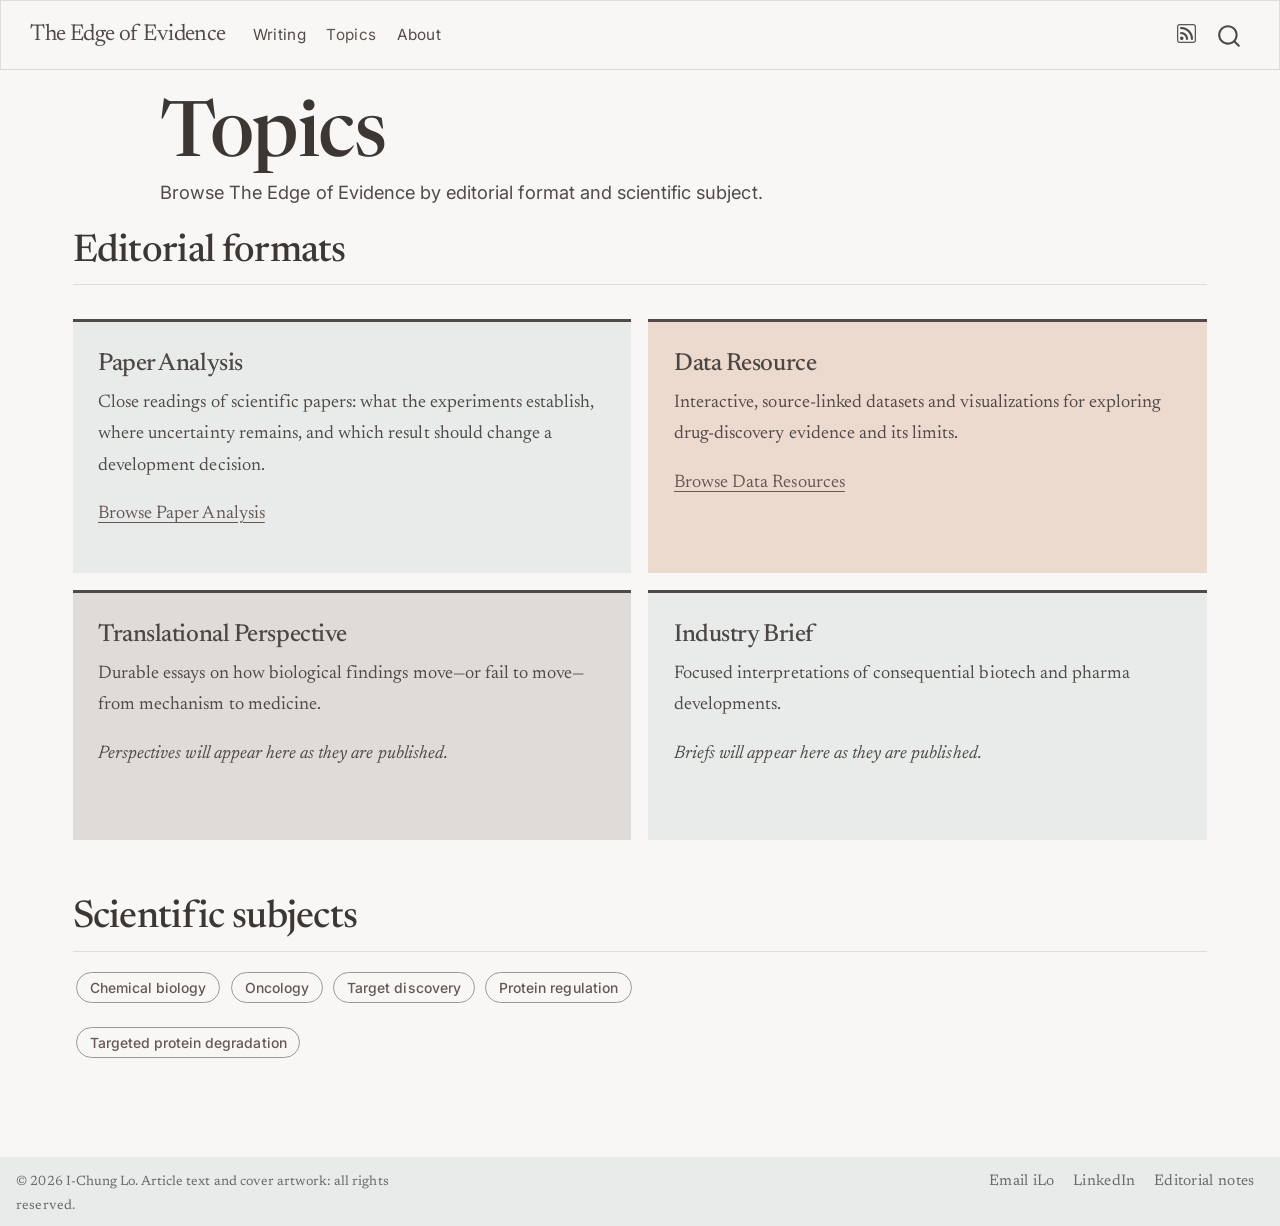
<file: topics.html>
<!DOCTYPE html>
<html xmlns="http://www.w3.org/1999/xhtml" lang="en" xml:lang="en"><head>

<meta charset="utf-8">
<meta name="generator" content="quarto-1.11.9">

<meta name="viewport" content="width=device-width, initial-scale=1.0, user-scalable=yes">

<meta name="description" content="Browse The Edge of Evidence by editorial format and scientific subject.">

<title>Topics – The Edge of Evidence</title>
<style>
/* Default styles provided by pandoc.
** See https://pandoc.org/MANUAL.html#variables-for-html for config info.
*/
span.smallcaps{font-variant: small-caps;}
div.columns{display: flex; gap: 1.5em;}
div.column{flex: auto;}
@media screen {
div.columns{gap: min(4vw, 1.5em);}
div.column{overflow-x: auto;}
}
div.hanging-indent{margin-left: 1.5em; text-indent: -1.5em;}
ul.task-list{list-style: none;}
ul.task-list li input[type="checkbox"] {
  width: 0.8em;
  margin: 0 0.8em 0.2em -1em; /* quarto-specific, see https://github.com/quarto-dev/quarto-cli/issues/4556 */ 
  vertical-align: middle;
}
</style>


<script src="site_libs/quarto-nav/quarto-nav.js"></script>
<script src="site_libs/clipboard/clipboard.min.js"></script>
<script src="site_libs/quarto-search/autocomplete.umd.js"></script>
<script src="site_libs/quarto-search/fuse.min.js"></script>
<script src="site_libs/quarto-search/quarto-search.js"></script>
<meta name="quarto:offset" content="./">
<link href="./assets/images/il-boundary-mark.svg" rel="icon" type="image/svg+xml">
<script src="site_libs/quarto-html/quarto.js" type="module"></script>
<script src="site_libs/quarto-html/tabsets/tabsets.js" type="module"></script>
<script src="site_libs/quarto-html/scrollable-regions/scrollable-regions.js" type="module"></script>
<script src="site_libs/quarto-html/popper.min.js"></script>
<script src="site_libs/quarto-html/tippy.umd.min.js"></script>
<script src="site_libs/quarto-html/anchor.min.js"></script>
<link href="site_libs/quarto-html/tippy.css" rel="stylesheet">
<link href="site_libs/quarto-html/quarto-syntax-highlighting-63b5708e65d6cd79cd7618c58d0c21e7.css" rel="stylesheet" id="quarto-text-highlighting-styles">
<script src="site_libs/bootstrap/bootstrap.min.js"></script>
<link href="site_libs/bootstrap/bootstrap-icons.css" rel="stylesheet">
<link href="site_libs/bootstrap/bootstrap-e8620ea5833f5c182c79e6c002568dd7.min.css" rel="stylesheet" append-hash="true" id="quarto-bootstrap" data-mode="light">
<script id="quarto-search-options" type="application/json">{
  "location": "navbar",
  "copy-button": true,
  "collapse-after": 3,
  "panel-placement": "end",
  "type": "overlay",
  "limit": 50,
  "keyboard-shortcut": [
    "f",
    "/",
    "s"
  ],
  "language": {
    "search-no-results-text": "No results",
    "search-matching-documents-text": "matching documents",
    "search-copy-link-title": "Copy link to search",
    "search-hide-matches-text": "Hide additional matches",
    "search-more-match-text": "more match in this document",
    "search-more-matches-text": "more matches in this document",
    "search-clear-button-title": "Clear",
    "search-text-placeholder": "",
    "search-detached-cancel-button-title": "Cancel",
    "search-submit-button-title": "Submit",
    "search-label": "Search"
  }
}</script>
<style>html{ scroll-behavior: smooth; }</style>


<link rel="stylesheet" href="styles.css">
<meta property="og:title" content="Topics – The Edge of Evidence">
<meta property="og:description" content="Browse The Edge of Evidence by editorial format and scientific subject.">
<meta property="og:site_name" content="The Edge of Evidence">
<meta name="twitter:title" content="Topics – The Edge of Evidence">
<meta name="twitter:description" content="Browse The Edge of Evidence by editorial format and scientific subject.">
<meta name="twitter:card" content="summary">
</head>

<body class="nav-fixed quarto-light"><a id="quarto-skip-link" class="visually-hidden-focusable" href="#quarto-document-content">Skip to main content</a>

<div id="quarto-search-results"></div>
  <header id="quarto-header" class="headroom fixed-top">
    <nav class="navbar navbar-expand-lg " data-bs-theme="dark" aria-label="Site">
      <div class="navbar-container container-fluid">
      <div class="navbar-brand-container mx-auto">
    <a class="navbar-brand" href="./index.html">
    <span class="navbar-title">The Edge of Evidence</span>
    </a>
  </div>
          <button class="navbar-toggler" type="button" data-bs-toggle="collapse" data-bs-target="#navbarCollapse" aria-controls="navbarCollapse" aria-expanded="false" aria-label="Toggle navigation" onclick="if (window.quartoToggleHeadroom) { window.quartoToggleHeadroom(); }">
  <span class="navbar-toggler-icon"></span>
</button>
          <div class="collapse navbar-collapse" id="navbarCollapse">
            <ul class="navbar-nav navbar-nav-scroll me-auto">
  <li class="nav-item">
    <a class="nav-link" href="./writing.html"> 
<span class="menu-text">Writing</span></a>
  </li>  
  <li class="nav-item">
    <a class="nav-link active" href="./topics.html" aria-current="page"> 
<span class="menu-text">Topics</span></a>
  </li>  
  <li class="nav-item">
    <a class="nav-link" href="./about.html"> 
<span class="menu-text">About</span></a>
  </li>  
</ul>
            <ul class="navbar-nav navbar-nav-scroll ms-auto">
  <li class="nav-item compact">
    <a class="nav-link" href="./index.xml"> <i class="bi bi-rss" role="img" aria-label="RSS feed">
</i> 
<span class="menu-text"></span></a>
  </li>  
</ul>
          </div> <!-- /navcollapse -->
            <div class="quarto-navbar-tools">
</div>
            <div id="quarto-search" class="" title="Search"></div>
      </div> <!-- /container-fluid -->
    </nav>
</header>
<!-- content -->
<div id="quarto-content" class="quarto-container page-columns page-rows-contents page-layout-full page-navbar">
<!-- sidebar -->
<!-- margin-sidebar -->
    
<!-- main -->
<main class="content column-page" id="quarto-document-content" tabindex="-1">

<header id="title-block-header" class="quarto-title-block default">
<div class="quarto-title">
<h1 class="title">Topics</h1>
</div>

<div>
  <div class="description">
    Browse The Edge of Evidence by editorial format and scientific subject.
  </div>
</div>


<div class="quarto-title-meta column-page">

    
  
    
  </div>
  


</header>


<section id="editorial-formats" class="level2">
<h2 class="anchored" data-anchor-id="editorial-formats">Editorial formats</h2>
<div class="topic-grid">
<section id="paper-analysis" class="level3 topic-card">
<h3 class="anchored" data-anchor-id="paper-analysis">Paper Analysis</h3>
<p>Close readings of scientific papers: what the experiments establish, where uncertainty remains, and which result should change a development decision.</p>
<p><a href="./writing.html#category=Paper Analysis" class="text-link">Browse Paper Analysis</a></p>
</section>
<section id="data-resource" class="level3 topic-card">
<h3 class="anchored" data-anchor-id="data-resource">Data Resource</h3>
<p>Interactive, source-linked datasets and visualizations for exploring drug-discovery evidence and its limits.</p>
<p><a href="./writing.html#category=Data Resource" class="text-link">Browse Data Resources</a></p>
</section>
<section id="translational-perspective" class="level3 topic-card">
<h3 class="anchored" data-anchor-id="translational-perspective">Translational Perspective</h3>
<p>Durable essays on how biological findings move—or fail to move—from mechanism to medicine.</p>
<p><em>Perspectives will appear here as they are published.</em></p>
</section>
<section id="industry-brief" class="level3 topic-card">
<h3 class="anchored" data-anchor-id="industry-brief">Industry Brief</h3>
<p>Focused interpretations of consequential biotech and pharma developments.</p>
<p><em>Briefs will appear here as they are published.</em></p>
</section>
</div>
</section>
<section id="scientific-subjects" class="level2">
<h2 class="anchored" data-anchor-id="scientific-subjects">Scientific subjects</h2>
<p><a href="./writing.html#category=Chemical Biology" class="topic-pill">Chemical biology</a> <a href="./writing.html#category=Oncology" class="topic-pill">Oncology</a> <a href="./writing.html#category=Target Discovery" class="topic-pill">Target discovery</a> <a href="./writing.html#category=Protein Regulation" class="topic-pill">Protein regulation</a></p>
<p><a href="./writing.html#category=Targeted Protein Degradation" class="topic-pill">Targeted protein degradation</a></p>


</section>

</main> <!-- /main -->
<script id="quarto-html-after-body" type="application/javascript">
  window.document.addEventListener("DOMContentLoaded", function (event) {
    const icon = "";
    const anchorJS = new window.AnchorJS();
    anchorJS.options = {
      placement: 'right',
      icon: icon
    };
    anchorJS.add('.anchored');
    const isCodeAnnotation = (el) => {
      for (const clz of el.classList) {
        if (clz.startsWith('code-annotation-')) {                     
          return true;
        }
      }
      return false;
    }
    const onCopySuccess = function(e) {
      // button target
      const button = e.trigger;
      // don't keep focus
      button.blur();
      // flash "checked"
      button.classList.add('code-copy-button-checked');
      var currentTitle = button.getAttribute("title");
      button.setAttribute("title", "Copied!");
      let tooltip;
      if (window.bootstrap) {
        button.setAttribute("data-bs-toggle", "tooltip");
        button.setAttribute("data-bs-placement", "left");
        button.setAttribute("data-bs-title", "Copied!");
        tooltip = new bootstrap.Tooltip(button, 
          { trigger: "manual", 
            customClass: "code-copy-button-tooltip",
            offset: [0, -8]});
        tooltip.show();    
      }
      setTimeout(function() {
        if (tooltip) {
          tooltip.hide();
          button.removeAttribute("data-bs-title");
          button.removeAttribute("data-bs-toggle");
          button.removeAttribute("data-bs-placement");
        }
        button.setAttribute("title", currentTitle);
        button.classList.remove('code-copy-button-checked');
      }, 1000);
      // clear code selection
      e.clearSelection();
    }
    const getTextToCopy = function(trigger) {
      const outerScaffold = trigger.parentElement.cloneNode(true);
      const codeEl = outerScaffold.querySelector('code');
      for (const childEl of codeEl.children) {
        if (isCodeAnnotation(childEl)) {
          childEl.remove();
        }
      }
      return codeEl.innerText;
    }
    const clipboard = new window.ClipboardJS('.code-copy-button:not([data-in-quarto-modal])', {
      text: getTextToCopy
    });
    clipboard.on('success', onCopySuccess);
    if (window.document.getElementById('quarto-embedded-source-code-modal')) {
      const clipboardModal = new window.ClipboardJS('.code-copy-button[data-in-quarto-modal]', {
        text: getTextToCopy,
        container: window.document.getElementById('quarto-embedded-source-code-modal')
      });
      clipboardModal.on('success', onCopySuccess);
    }
      var localhostRegex = new RegExp(/^(?:http|https):\/\/localhost\:?[0-9]*\//);
      var mailtoRegex = new RegExp(/^mailto:/);
        var filterRegex = new RegExp("https:\/\/ichunglo\.github\.io");
      const newWindowLabel = "(opens in a new tab)";
      const newWindowNoteId = "quarto-ext-newwindow-label";
      // Links reference one hidden label through aria-describedby, so the
      // announcement never changes their accessible name.
      var describeNewWindow = (link) => {
        if (!window.document.getElementById(newWindowNoteId)) {
          var newWindowNote = window.document.createElement("span");
          newWindowNote.id = newWindowNoteId;
          newWindowNote.hidden = true;
          newWindowNote.textContent = newWindowLabel;
          window.document.body.appendChild(newWindowNote);
        }
        var describedBy = (link.getAttribute("aria-describedby") || "").split(/\s+/).filter(Boolean);
        if (!describedBy.includes(newWindowNoteId)) {
          describedBy.push(newWindowNoteId);
          link.setAttribute("aria-describedby", describedBy.join(" "));
        }
      }
      var isInternal = (href) => {
          return filterRegex.test(href) || localhostRegex.test(href) || mailtoRegex.test(href);
      }
      // Inspect non-navigation links and adorn them if external
      window.quartoDecorateExternalLinks = function (root) {
     var links = (root || window.document).querySelectorAll('a[href]:not(.nav-link):not(.navbar-brand):not(.toc-action):not(.sidebar-link):not(.sidebar-item-toggle):not(.pagination-link):not(.no-external):not([aria-hidden]):not(.dropdown-item):not(.quarto-navigation-tool):not(.about-link)');
      for (var i=0; i<links.length; i++) {
        const link = links[i];
        if (!isInternal(link.href)) {
          // undo the damage that might have been done by quarto-nav.js in the case of
          // links that we want to consider external
          if (link.dataset.originalHref !== undefined) {
            link.href = link.dataset.originalHref;
          }
            // target, if specified
            link.setAttribute("target", "_blank");
            if (link.getAttribute("rel") === null) {
              link.setAttribute("rel", "noopener");
            }
            describeNewWindow(link);
          if (!link.classList.contains('no-external-icon')) {
          }
        }
      }
      };
      window.quartoDecorateExternalLinks(window.document);
    // Esc closes the popup (WCAG 1.4.13) and focus leaving both trigger and
    // popup closes it (WCAG 2.4.11); tippy handles neither for interactive popups.
    const hideOnEscAndFocusOut = {
      name: 'hideOnEscAndFocusOut',
      defaultValue: true,
      fn(instance) {
        const dismiss = () => {
          // A show scheduled by the trigger delay would otherwise reopen it
          instance.clearDelayTimeouts();
          instance.hide();
        };
        const onKeyDown = (event) => {
          if (event.key !== 'Escape') {
            return;
          }
          // Keep Esc from also reaching page handlers (e.g. reveal.js overview),
          // except an open reveal.js slide menu, which Esc should close too.
          // The menu handles keys only when its keyboard option is on.
          const menuHandlesEsc = window.Reveal?.getPlugin?.('menu')?.isOpen() &&
            window.Reveal.getConfig().menu?.keyboard !== false;
          if (!menuHandlesEsc) {
            event.stopPropagation();
          }
          if (instance.popper.contains(window.document.activeElement)) {
            // Disabled while refocusing so the focus trigger does not reopen it
            instance.disable();
            instance.reference.focus();
            instance.enable();
          }
          dismiss();
        };
        const onFocusOut = (event) => {
          const target = event.relatedTarget;
          if (target && !instance.reference.contains(target) &&
              !instance.popper.contains(target)) {
            dismiss();
          }
        };
        // On the trigger too: a click trigger (code-annotations: select) has no
        // blur handling. Attached for the instance's lifetime so leaving the
        // trigger also cancels a show still pending on the trigger delay.
        instance.reference.addEventListener('focusout', onFocusOut);
        return {
          onShow() {
            window.document.addEventListener('keydown', onKeyDown, true);
            instance.popper.addEventListener('focusout', onFocusOut);
          },
          onHide() {
            window.document.removeEventListener('keydown', onKeyDown, true);
            instance.popper.removeEventListener('focusout', onFocusOut);
          },
          onDestroy() {
            instance.reference.removeEventListener('focusout', onFocusOut);
          },
        };
      },
    };
    function tippyHover(el, contentFn, onTriggerFn, onUntriggerFn) {
      const config = {
        allowHTML: true,
        maxWidth: 500,
        delay: 100,
        arrow: false,
        appendTo: function(el) {
            return el.parentElement;
        },
        interactive: true,
        interactiveBorder: 10,
        theme: 'quarto',
        placement: 'bottom-start',
        plugins: [hideOnEscAndFocusOut],
      };
      if (contentFn) {
        config.content = contentFn;
      }
      if (onTriggerFn) {
        config.onTrigger = onTriggerFn;
      }
      if (onUntriggerFn) {
        config.onUntrigger = onUntriggerFn;
      }
      window.tippy(el, config); 
    }
    const noterefs = window.document.querySelectorAll('a[role="doc-noteref"]');
    for (var i=0; i<noterefs.length; i++) {
      const ref = noterefs[i];
      tippyHover(ref, function() {
        // use id or data attribute instead here
        let href = ref.getAttribute('data-footnote-href') || ref.getAttribute('href');
        try { href = new URL(href).hash; } catch {}
        const id = href.replace(/^#\/?/, "");
        const note = window.document.getElementById(id);
        if (note) {
          return note.innerHTML;
        } else {
          return "";
        }
      });
    }
    const xrefs = window.document.querySelectorAll('a.quarto-xref');
    const processXRef = (id, note) => {
      // Strip column container classes
      const stripColumnClz = (el) => {
        el.classList.remove("page-full", "page-columns");
        if (el.children) {
          for (const child of el.children) {
            stripColumnClz(child);
          }
        }
      }
      stripColumnClz(note)
      if (id === null || id.startsWith('sec-')) {
        // Special case sections, only their first couple elements
        const container = document.createElement("div");
        if (note.children && note.children.length > 2) {
          container.appendChild(note.children[0].cloneNode(true));
          for (let i = 1; i < note.children.length; i++) {
            const child = note.children[i];
            if (child.tagName === "P" && child.innerText === "") {
              continue;
            } else {
              container.appendChild(child.cloneNode(true));
              break;
            }
          }
          if (window.Quarto?.typesetMath) {
            window.Quarto.typesetMath(container);
          }
          return container.innerHTML
        } else {
          if (window.Quarto?.typesetMath) {
            window.Quarto.typesetMath(note);
          }
          return note.innerHTML;
        }
      } else {
        // Remove any anchor links if they are present
        const anchorLink = note.querySelector('a.anchorjs-link');
        if (anchorLink) {
          anchorLink.remove();
        }
        if (window.Quarto?.typesetMath) {
          window.Quarto.typesetMath(note);
        }
        if (note.classList.contains("callout")) {
          return note.outerHTML;
        } else {
          return note.innerHTML;
        }
      }
    }
    for (var i=0; i<xrefs.length; i++) {
      const xref = xrefs[i];
      tippyHover(xref, undefined, function(instance) {
        instance.disable();
        let url = xref.getAttribute('href');
        let hash = undefined; 
        if (url.startsWith('#')) {
          hash = url;
        } else {
          try { hash = new URL(url).hash; } catch {}
        }
        if (hash) {
          const id = hash.replace(/^#\/?/, "");
          const note = window.document.getElementById(id);
          if (note !== null) {
            try {
              const html = processXRef(id, note.cloneNode(true));
              instance.setContent(html);
            } finally {
              instance.enable();
              instance.show();
            }
          } else {
            // See if we can fetch this
            fetch(url.split('#')[0])
            .then(res => res.text())
            .then(html => {
              const parser = new DOMParser();
              const htmlDoc = parser.parseFromString(html, "text/html");
              const note = htmlDoc.getElementById(id);
              if (note !== null) {
                const html = processXRef(id, note);
                instance.setContent(html);
              } 
            }).finally(() => {
              instance.enable();
              instance.show();
            });
          }
        } else {
          // See if we can fetch a full url (with no hash to target)
          // This is a special case and we should probably do some content thinning / targeting
          fetch(url)
          .then(res => res.text())
          .then(html => {
            const parser = new DOMParser();
            const htmlDoc = parser.parseFromString(html, "text/html");
            const note = htmlDoc.querySelector('main.content');
            if (note !== null) {
              // This should only happen for chapter cross references
              // (since there is no id in the URL)
              // remove the first header
              if (note.children.length > 0 && note.children[0].tagName === "HEADER") {
                note.children[0].remove();
              }
              const html = processXRef(null, note);
              instance.setContent(html);
            } 
          }).finally(() => {
            instance.enable();
            instance.show();
          });
        }
      }, function(instance) {
      });
    }
        let selectedAnnoteEl;
        const selectorForAnnotation = ( cell, annotation) => {
          let cellAttr = 'data-code-cell="' + cell + '"';
          let lineAttr = 'data-code-annotation="' +  annotation + '"';
          const selector = 'span[' + cellAttr + '][' + lineAttr + ']';
          return selector;
        }
        const selectCodeLines = (annoteEl) => {
          const doc = window.document;
          const targetCell = annoteEl.getAttribute("data-target-cell");
          const targetAnnotation = annoteEl.getAttribute("data-target-annotation");
          const annoteSpan = window.document.querySelector(selectorForAnnotation(targetCell, targetAnnotation));
          const lines = annoteSpan.getAttribute("data-code-lines").split(",");
          const lineIds = lines.map((line) => {
            return targetCell + "-" + line;
          })
          // Each band is positioned against its own containing block, which is
          // not the offsetParent of the lines, so place it from client rects.
          const placeBand = (band, firstEl, lastEl, codeBlock) => {
            const container = band.offsetParent;
            if (container === null) {
              return;
            }
            const containerRect = container.getBoundingClientRect();
            // Reveal.js scales slides with a transform, so convert client
            // pixels back to the CSS pixels of the container.
            const scale = containerRect.height / container.offsetHeight || 1;
            const firstRect = firstEl.getBoundingClientRect();
            const lastRect = lastEl.getBoundingClientRect();
            const top = (firstRect.top - containerRect.top) / scale - container.clientTop + container.scrollTop;
            const height = (lastRect.bottom - firstRect.top) / scale;
            band.style.top = top - 2 + "px";
            band.style.height = height + 4 + "px";
            if (codeBlock) {
              // Without the copy button wrapper, the containing block is wider
              // than the code block, so span the code block explicitly.
              const blockRect = codeBlock.getBoundingClientRect();
              band.style.left = (blockRect.left - containerRect.left) / scale - container.clientLeft + container.scrollLeft + "px";
              band.style.width = blockRect.width / scale + "px";
            }
          };
          if (lineIds.length > 0) {
            const el = window.document.getElementById(lineIds[0]);
            const lastEl = window.document.getElementById(lineIds[lineIds.length - 1]);
            const parent = el.parentElement.parentElement;
            // cook up a div (if necessary) and position it
            let div = window.document.getElementById("code-annotation-line-highlight");
            if (div === null) {
              div = window.document.createElement("div");
              div.setAttribute("id", "code-annotation-line-highlight");
              div.style.position = 'absolute';
              parent.appendChild(div);
            }
            placeBand(div, el, lastEl, parent.closest("div.sourceCode") || parent);
            let gutterDiv = window.document.getElementById("code-annotation-line-highlight-gutter");
            if (gutterDiv === null) {
              gutterDiv = window.document.createElement("div");
              gutterDiv.setAttribute("id", "code-annotation-line-highlight-gutter");
              gutterDiv.style.position = 'absolute';
              const codeCell = window.document.getElementById(targetCell);
              const gutter = codeCell.querySelector('.code-annotation-gutter');
              gutter.appendChild(gutterDiv);
            }
            placeBand(gutterDiv, el, lastEl);
            selectedAnnoteEl = annoteEl;
          }
        };
        const unselectCodeLines = () => {
          const elementsIds = ["code-annotation-line-highlight", "code-annotation-line-highlight-gutter"];
          elementsIds.forEach((elId) => {
            const div = window.document.getElementById(elId);
            if (div) {
              div.remove();
            }
          });
          selectedAnnoteEl = undefined;
        };
          // Handle positioning of the toggle
      window.addEventListener(
        "resize",
        throttle(() => {
          elRect = undefined;
          if (selectedAnnoteEl) {
            selectCodeLines(selectedAnnoteEl);
          }
        }, 10)
      );
      function throttle(fn, ms) {
      let throttle = false;
      let timer;
        return (...args) => {
          if(!throttle) { // first call gets through
              fn.apply(this, args);
              throttle = true;
          } else { // all the others get throttled
              if(timer) clearTimeout(timer); // cancel #2
              timer = setTimeout(() => {
                fn.apply(this, args);
                timer = throttle = false;
              }, ms);
          }
        };
      }
        // Attach click handler to the DT
        const annoteDls = window.document.querySelectorAll('dt[data-target-cell]');
        for (const annoteDlNode of annoteDls) {
          annoteDlNode.addEventListener('click', (event) => {
            const clickedEl = event.target;
            if (clickedEl !== selectedAnnoteEl) {
              unselectCodeLines();
              const activeEl = window.document.querySelector('dt[data-target-cell].code-annotation-active');
              if (activeEl) {
                activeEl.classList.remove('code-annotation-active');
              }
              selectCodeLines(clickedEl);
              clickedEl.classList.add('code-annotation-active');
            } else {
              // Unselect the line
              unselectCodeLines();
              clickedEl.classList.remove('code-annotation-active');
            }
          });
        }
    const findCites = (el) => {
      const parentEl = el.parentElement;
      if (parentEl) {
        const cites = parentEl.dataset.cites;
        if (cites) {
          return {
            el,
            cites: cites.split(' ')
          };
        } else {
          return findCites(el.parentElement)
        }
      } else {
        return undefined;
      }
    };
    var bibliorefs = window.document.querySelectorAll('a[role="doc-biblioref"]');
    for (var i=0; i<bibliorefs.length; i++) {
      const ref = bibliorefs[i];
      const citeInfo = findCites(ref);
      if (citeInfo) {
        tippyHover(citeInfo.el, function() {
          var popup = window.document.createElement('div');
          citeInfo.cites.forEach(function(cite) {
            var citeDiv = window.document.createElement('div');
            citeDiv.classList.add('hanging-indent');
            citeDiv.classList.add('csl-entry');
            var biblioDiv = window.document.getElementById('ref-' + cite);
            if (biblioDiv) {
              citeDiv.innerHTML = biblioDiv.innerHTML;
            }
            popup.appendChild(citeDiv);
          });
          return popup.innerHTML;
        });
      }
    }
  });
  </script>
  <script type="application/javascript">
  window.quartoScrollableRegionsLabels = {"code":"Scrollable code","output":"Scrollable output"};
  </script>
</div> <!-- /content -->
<footer class="footer">
  <div class="nav-footer">
    <div class="nav-footer-left">
<p>© 2026 I-Chung Lo. Article text and cover artwork: all rights reserved.</p>
</div>   
    <div class="nav-footer-center">
      &nbsp;
    </div>
    <div class="nav-footer-right">
      <ul class="footer-items list-unstyled">
    <li class="nav-item">
    <a class="nav-link" href="mailto:ichunglo@protonmail.com">
<p>Email iLo</p>
</a>
  </li>  
    <li class="nav-item">
    <a class="nav-link" href="https://www.linkedin.com/in/ichunglo/">
<p>LinkedIn</p>
</a>
  </li>  
    <li class="nav-item">
    <a class="nav-link" href="./editorial-notes.html">
<p>Editorial notes</p>
</a>
  </li>  
</ul>
    </div>
  </div>
</footer>




<script src="site_libs/quarto-html/zenscroll-min.js"></script>
</body></html>
</file>
<file: site_libs/quarto-html/tippy.css>
.tippy-box[data-animation=fade][data-state=hidden]{opacity:0}[data-tippy-root]{max-width:calc(100vw - 10px)}.tippy-box{position:relative;background-color:#333;color:#fff;border-radius:4px;font-size:14px;line-height:1.4;white-space:normal;outline:0;transition-property:transform,visibility,opacity}.tippy-box[data-placement^=top]>.tippy-arrow{bottom:0}.tippy-box[data-placement^=top]>.tippy-arrow:before{bottom:-7px;left:0;border-width:8px 8px 0;border-top-color:initial;transform-origin:center top}.tippy-box[data-placement^=bottom]>.tippy-arrow{top:0}.tippy-box[data-placement^=bottom]>.tippy-arrow:before{top:-7px;left:0;border-width:0 8px 8px;border-bottom-color:initial;transform-origin:center bottom}.tippy-box[data-placement^=left]>.tippy-arrow{right:0}.tippy-box[data-placement^=left]>.tippy-arrow:before{border-width:8px 0 8px 8px;border-left-color:initial;right:-7px;transform-origin:center left}.tippy-box[data-placement^=right]>.tippy-arrow{left:0}.tippy-box[data-placement^=right]>.tippy-arrow:before{left:-7px;border-width:8px 8px 8px 0;border-right-color:initial;transform-origin:center right}.tippy-box[data-inertia][data-state=visible]{transition-timing-function:cubic-bezier(.54,1.5,.38,1.11)}.tippy-arrow{width:16px;height:16px;color:#333}.tippy-arrow:before{content:"";position:absolute;border-color:transparent;border-style:solid}.tippy-content{position:relative;padding:5px 9px;z-index:1}
</file>
<file: site_libs/quarto-html/quarto-syntax-highlighting-63b5708e65d6cd79cd7618c58d0c21e7.css>
/* quarto syntax highlight colors */
:root {
  --quarto-hl-ot-color: #003B4F;
  --quarto-hl-at-color: #657422;
  --quarto-hl-ss-color: #20794D;
  --quarto-hl-an-color: #5E5E5E;
  --quarto-hl-fu-color: #4758AB;
  --quarto-hl-st-color: #20794D;
  --quarto-hl-cf-color: #003B4F;
  --quarto-hl-op-color: #5E5E5E;
  --quarto-hl-er-color: #AD0000;
  --quarto-hl-bn-color: #AD0000;
  --quarto-hl-al-color: #AD0000;
  --quarto-hl-va-color: #111111;
  --quarto-hl-bu-color: inherit;
  --quarto-hl-ex-color: inherit;
  --quarto-hl-pp-color: #AD0000;
  --quarto-hl-in-color: #5E5E5E;
  --quarto-hl-vs-color: #20794D;
  --quarto-hl-wa-color: #5E5E5E;
  --quarto-hl-do-color: #5E5E5E;
  --quarto-hl-im-color: #00769E;
  --quarto-hl-ch-color: #20794D;
  --quarto-hl-dt-color: #AD0000;
  --quarto-hl-fl-color: #AD0000;
  --quarto-hl-co-color: #5E5E5E;
  --quarto-hl-cv-color: #5E5E5E;
  --quarto-hl-cn-color: #8f5902;
  --quarto-hl-sc-color: #5E5E5E;
  --quarto-hl-dv-color: #AD0000;
  --quarto-hl-kw-color: #003B4F;
}

/* other quarto variables */
:root {
  --quarto-font-monospace: SFMono-Regular, Menlo, Monaco, Consolas, "Liberation Mono", "Courier New", monospace;
}

/* syntax highlight based on Pandoc's rules */
pre > code.sourceCode > span {
  color: #003B4F;
}

code.sourceCode > span {
  color: #003B4F;
}

div.sourceCode,
div.sourceCode pre.sourceCode {
  color: #003B4F;
}

/* Normal */
code span {
  color: #003B4F;
}

/* Alert */
code span.al {
  color: #AD0000;
  font-style: inherit;
}

/* Annotation */
code span.an {
  color: #5E5E5E;
  font-style: inherit;
}

/* Attribute */
code span.at {
  color: #657422;
  font-style: inherit;
}

/* BaseN */
code span.bn {
  color: #AD0000;
  font-style: inherit;
}

/* BuiltIn */
code span.bu {
  font-style: inherit;
}

/* ControlFlow */
code span.cf {
  color: #003B4F;
  font-weight: bold;
  font-style: inherit;
}

/* Char */
code span.ch {
  color: #20794D;
  font-style: inherit;
}

/* Constant */
code span.cn {
  color: #8f5902;
  font-style: inherit;
}

/* Comment */
code span.co {
  color: #5E5E5E;
  font-style: inherit;
}

/* CommentVar */
code span.cv {
  color: #5E5E5E;
  font-style: italic;
}

/* Documentation */
code span.do {
  color: #5E5E5E;
  font-style: italic;
}

/* DataType */
code span.dt {
  color: #AD0000;
  font-style: inherit;
}

/* DecVal */
code span.dv {
  color: #AD0000;
  font-style: inherit;
}

/* Error */
code span.er {
  color: #AD0000;
  font-style: inherit;
}

/* Extension */
code span.ex {
  font-style: inherit;
}

/* Float */
code span.fl {
  color: #AD0000;
  font-style: inherit;
}

/* Function */
code span.fu {
  color: #4758AB;
  font-style: inherit;
}

/* Import */
code span.im {
  color: #00769E;
  font-style: inherit;
}

/* Information */
code span.in {
  color: #5E5E5E;
  font-style: inherit;
}

/* Keyword */
code span.kw {
  color: #003B4F;
  font-weight: bold;
  font-style: inherit;
}

/* Operator */
code span.op {
  color: #5E5E5E;
  font-style: inherit;
}

/* Other */
code span.ot {
  color: #003B4F;
  font-style: inherit;
}

/* Preprocessor */
code span.pp {
  color: #AD0000;
  font-style: inherit;
}

/* SpecialChar */
code span.sc {
  color: #5E5E5E;
  font-style: inherit;
}

/* SpecialString */
code span.ss {
  color: #20794D;
  font-style: inherit;
}

/* String */
code span.st {
  color: #20794D;
  font-style: inherit;
}

/* Variable */
code span.va {
  color: #111111;
  font-style: inherit;
}

/* VerbatimString */
code span.vs {
  color: #20794D;
  font-style: inherit;
}

/* Warning */
code span.wa {
  color: #5E5E5E;
  font-style: italic;
}

.prevent-inlining {
  content: "</";
}

/*# sourceMappingURL=054cc16b9e9817627be6994582d2ffb5.css.map */
</file>
<file: styles.css>
:root {
  --ivory-gray: #e9ebeb;
  --blush: #ecdace;
  --taupe: #9e9791;
  --charcoal: #514a47;
  --paper: #f8f7f5;
  --blue: #718aa0;
  --line: #d6d1cc;
}

html { scroll-behavior: smooth; }

body {
  font-size: 1.075rem;
  line-height: 1.72;
  letter-spacing: 0.002em;
}

p { max-width: 72ch; }

h1, h2, h3 { letter-spacing: -0.018em; }

h1 { font-size: clamp(2.55rem, 6vw, 5.4rem); font-weight: 500; line-height: 0.98; }
h2 { margin-top: 2.6rem; font-size: clamp(1.65rem, 3vw, 2.25rem); font-weight: 500; }
h3 { font-weight: 500; }

.navbar {
  border-bottom: 1px solid rgba(81, 74, 71, 0.18);
  backdrop-filter: blur(12px);
  background: rgba(248, 247, 245, 0.94) !important;
}

.navbar-brand {
  font-family: "Newsreader", Georgia, serif;
  font-size: 1.35rem;
  letter-spacing: -0.025em;
}

.nav-link { font-size: 0.9rem; letter-spacing: 0.02em; }

.home-page #title-block-header {
  display: none;
}

.home-hero {
  min-height: 68vh;
  display: grid;
  grid-template-columns: minmax(0, 1fr);
  align-items: center;
  gap: clamp(2rem, 7vw, 8rem);
  padding: clamp(4.5rem, 9vw, 8rem) clamp(1.25rem, 6vw, 7rem);
  width: 100%;
  margin: 0 0 4.5rem;
  background: linear-gradient(120deg, var(--blush) 0%, #f1e6df 58%, var(--ivory-gray) 58%);
}

.home-hero-copy { max-width: 830px; }
.home-hero-copy h1 { margin: 0.5rem 0 1.25rem; }
.home-hero-copy > p:not(.eyebrow) { font-family: "Newsreader", Georgia, serif; font-size: clamp(1.25rem, 2vw, 1.6rem); line-height: 1.45; }
.eyebrow, .article-type { font: 600 0.76rem/1.2 "Inter", sans-serif; letter-spacing: 0.16em; color: #685f5a; }

.hero-link, .button-link, .button-link-secondary {
  display: inline-block;
  padding: 0.78rem 1.05rem;
  margin-top: 1rem;
  text-decoration: none;
  font: 500 0.88rem/1 "Inter", sans-serif;
  border: 1px solid var(--charcoal);
}

.hero-link, .button-link { background: var(--charcoal); color: white; }
.hero-link:hover, .button-link:hover { background: #2e2927; color: white; }
.button-link-secondary { color: var(--charcoal); margin-left: 0.35rem; }

.section-heading { margin-bottom: 1.5rem; }

.quarto-grid-item.card {
  border: 0;
  border-top: 1px solid var(--charcoal);
  background: transparent;
  box-shadow: none;
  transition: transform 180ms ease;
}
.quarto-grid-item.card:hover { transform: translateY(-4px); }
.quarto-grid-item .card-title { font-family: "Newsreader", Georgia, serif; font-size: 1.55rem; line-height: 1.15; }
.quarto-grid-item .listing-categories .listing-category { border-color: var(--taupe); color: var(--charcoal); }

.home-profile {
  display: grid;
  grid-template-columns: 116px minmax(0, 1fr);
  gap: 1.6rem;
  align-items: center;
  max-width: 780px;
  margin: 5.5rem auto 2rem;
  padding: 1.4rem;
  background: var(--ivory-gray);
}
.profile-portrait { width: 116px; height: 116px; object-fit: cover; filter: saturate(0.82); }
.home-profile h3 { margin-top: 0; }
.text-link { text-underline-offset: 0.22em; }
.profile-links { display: flex; flex-wrap: wrap; align-items: center; gap: 0.45rem 0; }
.profile-links p { display: contents; }
.profile-links .text-link { display: inline-flex; align-items: center; gap: 0.38rem; }
.profile-links .text-link + .text-link { margin-left: 0.85rem; padding-left: 0.85rem; border-left: 1px solid var(--taupe); }
.profile-links .link-icon { font-size: 0.95em; line-height: 1; }

.topic-grid { display: grid; grid-template-columns: repeat(2, minmax(0, 1fr)); gap: 1rem; margin: 2rem 0 3rem; }
.topic-card { min-height: 250px; padding: 1.5rem; border-top: 3px solid var(--charcoal); background: var(--ivory-gray); }
.topic-card:nth-child(2) { background: var(--blush); }
.topic-card:nth-child(3) { background: #dedbd8; }
.topic-card h3 { margin-top: 0; }
.topic-pill { display: inline-block; margin: 0.2rem; padding: 0.45rem 0.75rem; border: 1px solid var(--taupe); border-radius: 2rem; text-decoration: none; font: 500 0.82rem/1 "Inter", sans-serif; }

.about-layout { display: grid; grid-template-columns: minmax(210px, 0.42fr) minmax(0, 1fr); gap: clamp(2rem, 6vw, 5rem); align-items: start; margin-top: 2rem; }
.about-portrait { width: 100%; max-width: 360px; aspect-ratio: 1; object-fit: cover; filter: saturate(0.82); }
.about-copy h2 { margin-top: 0; font-size: clamp(2.2rem, 5vw, 4rem); }

.quarto-title-block { max-width: 960px; margin: 4rem auto 2.2rem; }
.quarto-title-block .title { font-size: clamp(2.75rem, 6vw, 5.2rem); }
.article-type { margin-top: 3rem; }
.article-deck { max-width: 780px; margin: 1rem 0 2rem; font-family: "Newsreader", Georgia, serif; font-size: 1.4rem; line-height: 1.45; color: #665d58; }
.article-cover { width: 100%; max-height: 590px; object-fit: cover; margin: 1rem 0 2.8rem; }

.evidence-card, .interpretation-note, .proposal-note, .next-experiment, .evidence-note {
  margin: 2.2rem 0;
  padding: 1.35rem 1.5rem;
  border-left: 3px solid var(--charcoal);
  background: var(--ivory-gray);
}
.evidence-card { background: var(--blush); }
.next-experiment { border-left-color: var(--blue); background: #e9edf0; }
.proposal-note { border-left-color: var(--taupe); background: #efebe8; }
.evidence-card h3, .next-experiment h3, .evidence-note h3 { margin-top: 0; }
.evidence-card p:last-child, .interpretation-note p:last-child, .proposal-note p:last-child, .next-experiment p:last-child, .evidence-note p:last-child { margin-bottom: 0; }

.article-actions { display: flex; gap: 0.75rem; margin: 3rem 0; }
.article-actions a { padding: 0.65rem 0.85rem; border: 1px solid var(--charcoal); text-decoration: none; font: 500 0.82rem/1 "Inter", sans-serif; }
.article-disclosure { margin-top: 3rem; padding-top: 1.25rem; border-top: 1px solid var(--line); color: #6c635e; font-size: 0.88rem; }

.page-footer { margin-top: 5rem; font-size: 0.82rem; }

@media (max-width: 800px) {
  body { font-size: 1rem; }
  .home-hero { min-height: auto; grid-template-columns: 1fr; padding-top: 5rem; background: linear-gradient(155deg, var(--blush) 0%, #f1e6df 70%, var(--ivory-gray) 70%); }
  .topic-grid, .about-layout { grid-template-columns: 1fr; }
  .topic-card { min-height: 0; }
  .about-portrait { max-width: 260px; }
}

@media (max-width: 520px) {
  .home-profile { grid-template-columns: 80px minmax(0, 1fr); align-items: start; }
  .profile-portrait { width: 80px; height: 80px; }
  .article-actions { flex-direction: column; align-items: flex-start; }
  .button-link-secondary { margin-left: 0; }
}

@media (prefers-reduced-motion: reduce) {
  html { scroll-behavior: auto; }
  .quarto-grid-item.card { transition: none; }
}
</file>
<file: posts/2026-10-02-drug-target-landscape/integrated-analysis.css>
.integrated-landscape{margin:1.25rem 0;scroll-margin-top:5rem}
.integrated-landscape h2{margin-top:0}
.ia-intro{max-width:82ch;line-height:1.55;color:#405a6b}
.ia-controls{display:flex;gap:.8rem;flex-wrap:wrap;align-items:end;margin:1rem 0;padding:1rem;background:#f3f8fa;border:1px solid #d7e6eb;border-radius:.6rem}
.ia-controls label,.ia-inline-control{display:grid;gap:.25rem;font-size:.84rem;font-weight:650;color:#24495c}
.ia-controls select,.ia-controls input,.ia-inline-control select,.ia-inline-control input{font:inherit;color:#17364b;border:1px solid #a9c1cb;border-radius:.35rem;padding:.45rem;background:white}
.ia-inline-control{display:inline-grid;margin:.25rem .8rem .7rem 0}
.ia-muted{color:#526c7c;font-size:.88rem;line-height:1.5}
.ia-source-note{background:#f7fafb;border-left:3px solid #6ba3b8;padding:.75rem 1rem;line-height:1.5}
.ia-section{border-top:1px solid #dbe8ed;padding:.9rem 0}
.ia-section>summary{font-size:1.12rem;font-weight:720;color:#173f55;cursor:pointer}
.ia-section[open]>summary{margin-bottom:.7rem}
.ia-grid{display:grid;grid-template-columns:repeat(auto-fit,minmax(min(100%,30rem),1fr));gap:1.3rem}
.ia-grid article{min-width:0}
.ia-grid h3,.ia-section h3{font-size:1rem;margin:.7rem 0 .3rem;color:#163c51}
.ia-legend{display:flex;gap:.5rem 1rem;flex-wrap:wrap;font-size:.78rem;color:#435e6d;margin:.5rem 0 .75rem}
.ia-legend span{display:inline-flex;align-items:center;gap:.35rem}
.ia-legend i{display:inline-block;width:1.2rem;height:.55rem;border-radius:.2rem}
.ia-blue{background:#286f96}.ia-orange{background:#c96a3b}.ia-green{background:#34816c}
.ia-bar-list{display:grid;gap:.55rem}
.ia-row{display:grid;grid-template-columns:minmax(7rem,1fr) minmax(8rem,1.5fr);gap:.7rem;align-items:center}
.ia-target,.ia-text-button{padding:.1rem 0;border:0;background:transparent;color:#155f82;text-align:left;cursor:pointer;font:inherit;overflow-wrap:anywhere}
.ia-target:hover,.ia-text-button:hover{text-decoration:underline}
.ia-target:focus-visible,.ia-text-button:focus-visible,.ia-bar-line:focus-visible,.ia-simple-row:focus-visible,.ia-scatter g:focus-visible{outline:2px solid #307c9d;outline-offset:2px}
.ia-bars{display:grid;gap:.18rem}.ia-bar-line{display:grid;grid-template-columns:minmax(0,1fr) 2.5rem;gap:.4rem;align-items:center;padding:0;border:0;background:transparent;cursor:pointer;text-align:right;font:inherit}
.ia-bar-track{display:block;height:.6rem;background:#edf3f5;border-radius:.3rem;overflow:hidden}.ia-bar-fill{display:block;height:100%;border-radius:.3rem}.ia-bar-value{font-variant-numeric:tabular-nums;font-size:.8rem;color:#153e56}
.ia-scatter{width:100%;max-width:850px;display:block;overflow:visible;font:12px system-ui,sans-serif;color:#254b5d}.ia-scatter g{cursor:pointer}.ia-scatter g:hover circle{stroke:#183c54;stroke-width:2}.ia-point-label{font-size:11px;fill:#24495b;paint-order:stroke;stroke:#fff;stroke-width:3px;stroke-linejoin:round}
.ia-simple-list{display:grid;gap:.42rem;max-width:850px}.ia-simple-row{display:grid;grid-template-columns:minmax(9rem,1.2fr) minmax(5rem,2fr) 3rem;gap:.6rem;align-items:center;padding:.14rem;border:0;background:transparent;color:#174d69;text-align:left;font:inherit;cursor:pointer}.ia-simple-row strong{text-align:right;font-variant-numeric:tabular-nums}
.ia-table-wrap{overflow:auto}.ia-table{border-collapse:collapse;width:100%;font-size:.88rem}.ia-table th,.ia-table td{padding:.5rem .6rem;border-bottom:1px solid #dce7eb;text-align:left;vertical-align:top}.ia-table th{background:#f0f7f9}.ia-table td:not(:first-child){font-variant-numeric:tabular-nums}
#ia-detail{margin:1rem 0;padding:1rem;border:1px solid #b4d2df;border-radius:.6rem;background:#f8fcfd;scroll-margin-top:5rem}.ia-drug-list{max-height:36rem;overflow:auto}.ia-drug-list details{padding:.45rem;border-bottom:1px solid #dce9ee}.ia-drug-list summary{cursor:pointer;color:#175b7c;font-weight:650}.ia-drug-list p,.ia-drug-list ul{margin:.45rem 0;font-size:.87rem}
@media(max-width:550px){.ia-row{grid-template-columns:minmax(6rem,1fr) minmax(7rem,1.2fr);gap:.4rem;font-size:.82rem}.ia-simple-row{grid-template-columns:minmax(7rem,1fr) minmax(4rem,1fr) 2.5rem;font-size:.82rem}.ia-legend{font-size:.74rem}}
</file>
<file: posts/2026-10-02-drug-target-landscape/audited-analysis.css>
.audited-landscape { color:#19384a; }
.audited-landscape .audited-lede { font-size:1.06rem; max-width:75ch; }
.audited-note { color:#516876; font-size:.9rem; line-height:1.55; }
.audited-controls { display:flex; flex-wrap:wrap; gap:.8rem; align-items:end; margin:1rem 0; }
.audited-controls label { display:flex; flex-direction:column; gap:.25rem; font-size:.83rem; font-weight:650; }
.audited-controls select, .audited-controls button, .audited-detail-title button { border:1px solid #a8bdc9; border-radius:.35rem; background:white; padding:.4rem .6rem; color:#19384a; }
.audited-landscape details.audited-section { border-top:1px solid #dbe6eb; padding:.85rem 0; }
.audited-landscape details.audited-section>summary { color:#163b53; font-size:1.08rem; font-weight:700; cursor:pointer; }
.audited-landscape h3 { font-size:1rem; margin:1rem 0 .3rem; }
.audited-chart { max-width:100%; overflow-x:auto; }
.audited-svg { display:block; width:100%; min-width:620px; height:auto; font-family:system-ui,sans-serif; }
.audited-label { font-size:15px; fill:#243f50; }
.audited-axis { font-size:13px; fill:#526b79; }
.audited-value { font-size:14px; font-weight:650; fill:#19384a; }
.audited-svg-title { font-size:16px; font-weight:700; fill:#17384c; }
.audited-footnote { font-size:11px; fill:#526b79; }
.audited-heat-value { font-size:12px; font-weight:650; }
.audited-disease-svg { display:block; width:100%; max-width:850px; min-width:580px; height:auto; background:#fafcfd; border:1px solid #dce8ed; }
.audited-disease-svg g:focus circle,.audited-disease-svg g:hover circle { stroke:#122f42; stroke-width:3; }
.audited-map-label { font:600 12px system-ui,sans-serif; fill:#19384a; paint-order:stroke; stroke:#fff; stroke-width:3px; stroke-linejoin:round; }
.audited-download { border:1px solid #a8bdc9; border-radius:.3rem; padding:.25rem .55rem; background:white; color:#24556e; font-size:.75rem; margin:.25rem 0 .8rem; }
.audited-map-legend { display:flex; flex-wrap:wrap; gap:.4rem .9rem; margin:.5rem 0 1rem; font-size:.76rem; color:#435f6c; }
.audited-map-legend span { display:inline-flex; align-items:center; gap:.3rem; }
.audited-map-legend i { width:.7rem; height:.7rem; border-radius:50%; display:inline-block; }
.audited-download { border:1px solid #a8bdc9; border-radius:.3rem; padding:.25rem .55rem; background:white; color:#24556e; font-size:.75rem; margin:.25rem 0 .8rem; }
.audited-chart-row { cursor:pointer; }
.audited-chart-row:hover rect, .audited-chart-row:focus rect { stroke:#d48737; stroke-width:2; }
.audited-chart-row:focus { outline:2px solid #d48737; }
.audited-legend { display:flex; flex-wrap:wrap; align-items:center; gap:.4rem; color:#526b79; font-size:.8rem; }
.audited-gradient { width:100px; height:8px; background:linear-gradient(90deg,#bedee7,#0e4064); }
.audited-outline { width:22px; height:9px; border:1.5px solid #26566d; background:white; }
.audited-detail { margin:1rem 0; padding:1rem; border:1px solid #bdd1db; background:#f7fbfc; border-radius:.4rem; }
.audited-detail[hidden] { display:none; }
.audited-detail-title { display:flex; gap:1rem; justify-content:space-between; align-items:center; }
.audited-detail-title h3 { margin:.2rem 0; }
.audited-detail-title small { font-size:.8rem; font-weight:400; }
.audited-table-wrap { max-height:32rem; overflow:auto; }
.audited-landscape table { border-collapse:collapse; font-size:.85rem; width:100%; }
.audited-landscape th,.audited-landscape td { padding:.45rem .55rem; border-bottom:1px solid #dbe6eb; text-align:left; vertical-align:top; }
.audited-landscape th { background:#edf4f6; position:sticky; top:0; z-index:1; }
.audited-text-button { border:0; background:transparent; color:#12608b; text-decoration:underline; padding:0; cursor:pointer; text-align:left; }
.audited-landscape details details { padding:.25rem 0; }
</file>
<file: posts/2026-11-10-ai-biotech-landscape/landscape.css>
@import url('https://fonts.googleapis.com/css2?family=DM+Sans:wght@400;500;600;700&family=DM+Serif+Display:ital@0;1&display=swap');
.application-group{border-top:1px solid #a8bda9;padding:2rem 0}.application-group h3{font-family:'DM Serif Display',Georgia,serif;font-weight:400;font-size:1.8rem;margin:0 0 1.5rem}.application-grid{display:grid;grid-template-columns:repeat(3,minmax(0,1fr));gap:1rem}.application-card{background:#f5f8ec;border:1px solid #c9d6c9;padding:1.3rem;display:flex;flex-direction:column}.application-card h4{font-size:1.05rem;line-height:1.25;margin:0 0 .7rem}.application-card p{font-size:.84rem}.application-card .application-limit{color:#486459}.application-select{border:0;border-top:1px solid #c9d6c9;background:transparent;text-align:left;color:#1c6454;padding:.8rem 0 0;margin-top:auto;font-size:.77rem;font-weight:700}.taxonomy-note{font-size:.82rem;color:#486459;margin-top:2rem!important}@media(max-width:850px){.application-grid{grid-template-columns:repeat(2,minmax(0,1fr))}}@media(max-width:550px){.application-grid{grid-template-columns:1fr}}
.matrix-section,.repurposing{padding:6rem 7%;border-top:1px solid #c9d6c9}.matrix-section{background:#eef1e4}.matrix-scroll{overflow-x:auto}.capability-matrix{width:100%;min-width:700px;border-collapse:collapse;margin-top:2rem;font-size:.85rem}.capability-matrix caption{caption-side:bottom;text-align:left;padding-top:1rem;color:#557067}.capability-matrix th,.capability-matrix td{border-bottom:1px solid #c9d6c9;padding:.8rem;text-align:center}.capability-matrix th:first-child{text-align:left}.capability-matrix td{color:#1c6454;font-size:1rem}.matrix-link{border:0;background:none;color:#192e29;font-weight:700;padding:0;text-align:left}.matrix-link:hover{text-decoration:underline}.repurposing{background:#f4f5e9}.repurposing p:not(.eyebrow){max-width:850px;font-size:1.05rem}.repurposing a{color:#1c6454}
.ai-landscape{--ink:#192e29;--muted:#557067;--line:#c9d6c9;--paper:#f4f5e9;--lime:#d8ef82;--teal:#1c6454;color:var(--ink);font-family:'DM Sans',sans-serif;background:var(--paper);max-width:1440px;margin:auto;line-height:1.6}.ai-landscape *{box-sizing:border-box}.ai-landscape h1,.ai-landscape h2,.ai-landscape h3{color:inherit;line-height:1.08;letter-spacing:-.035em}.ai-landscape h1,.ai-landscape h2{font-family:'DM Serif Display',Georgia,serif;font-weight:400}.ai-landscape h1{font-size:clamp(4rem,9vw,8.5rem);margin:1.2rem 0}.ai-landscape h2{font-size:clamp(2.6rem,5vw,4.2rem);margin:.5rem 0 1.2rem}.ai-landscape h3{font-size:1.4rem}.ai-landscape p{margin:0 0 1rem}.ai-landscape button,.ai-landscape input,.ai-landscape select{font:inherit}.ai-landscape button{cursor:pointer}.eyebrow{font-size:.7rem!important;letter-spacing:.16em;font-weight:700}.hero{position:relative;overflow:hidden;background:#173e35;color:#f6fae7;padding:7rem 7% 6rem;min-height:600px}.hero .lede{max-width:560px;font-size:1.25rem}.hero-note{color:#b8cdb9;font-size:.82rem;margin-top:2rem!important}.hero em{color:#d8ef82}.jump{display:inline-block;color:#173e35!important;background:var(--lime);border-radius:2rem;padding:.8rem 1.3rem;margin-top:1rem;text-decoration:none;font-weight:700}.orb{position:absolute;right:8%;top:15%;width:33%;aspect-ratio:1;border:1px solid #a2c18e;border-radius:50%;opacity:.8;background:radial-gradient(circle at 35% 35%,#a9d782,transparent 7%),radial-gradient(circle at center,#376f58,transparent 67%)}.orb span{position:absolute;inset:12%;border:1px solid #b8d790;border-radius:50%;transform:rotate(55deg) scaleX(.5)}.orb span:nth-child(2){transform:rotate(-45deg) scaleX(.5)}.orb span:nth-child(3){transform:rotate(5deg) scaleX(.5)}.intro,.evidence{display:grid;grid-template-columns:1fr 1fr;gap:8%;padding:7rem 7%;border-bottom:1px solid var(--line)}.intro p:not(.eyebrow),.evidence p:not(.eyebrow){font-size:1.13rem}.ai-landscape section#explore,.methods,.methodology{padding:6rem 7%}.section-head{display:flex;justify-content:space-between;align-items:end;gap:2rem}.text-button{border:0;background:none;text-align:left;padding:.5rem 0;color:var(--teal);font-weight:700}.stage-map{display:grid;grid-template-columns:repeat(4,1fr);gap:2px;margin:2.5rem 0 4rem}.stage{min-height:170px;background:#e0e8d8;border:0;text-align:left;padding:1.5rem;display:flex;flex-direction:column;align-items:flex-start;color:var(--ink)}.stage span,.stage small{font-size:.72rem}.stage strong{font-family:'DM Serif Display',Georgia,serif;font-size:1.35rem;font-weight:400;line-height:1.2;margin:auto 0 1rem}.stage.active,.stage:hover{background:var(--teal);color:white}.explore-grid{display:grid;grid-template-columns:220px 1fr;gap:3rem}.filters{display:flex;flex-direction:column;gap:.45rem}.filters label{font-size:.8rem;font-weight:700;margin-top:.8rem}.filters input,.filters select{width:100%;border:1px solid #a8b9a8;background:#fffef8;padding:.7rem;color:var(--ink)}.clear{background:var(--ink);border:0;color:white;padding:.8rem;margin-top:1rem}.results-head{display:flex;justify-content:space-between;gap:1rem;border-bottom:1px solid var(--ink);font-size:.72rem;font-weight:700;letter-spacing:.08em}.company-list{display:grid;grid-template-columns:1fr 1fr;gap:0 1.4rem}.company{border:0;border-bottom:1px solid var(--line);background:transparent;padding:1.5rem 0;text-align:left;display:flex;flex-direction:column;gap:.75rem;color:var(--ink)}.company:hover .company-name{text-decoration:underline}.company-top{display:flex;justify-content:space-between;align-items:center}.company-name{font-family:'DM Serif Display',Georgia,serif;font-size:1.55rem}.arrow{font-size:1.4rem}.company-desc{font-size:.9rem;min-height:3rem}.tags{display:flex;flex-wrap:wrap;gap:.35rem}.tags span{border:1px solid #bccbb8;border-radius:2rem;padding:.18rem .55rem;font-size:.68rem}.empty{padding:2rem 0}.methods{background:#e0e9d9}.method-grid{display:grid;grid-template-columns:repeat(4,1fr);gap:1px;background:#b4c8b5;margin-top:3rem}.method-grid article{background:#e0e9d9;padding:1.5rem}.method-grid span{font-size:.75rem;color:var(--teal)}.method-grid p{font-size:.9rem}.evidence{background:#d9edaa}.methodology{max-width:950px}.ai-landscape dialog{border:0;padding:0;width:min(700px,92vw);max-height:88vh;background:#f7f8ed;color:var(--ink)}.ai-landscape dialog::backdrop{background:rgba(11,30,25,.7)}.dialog-inner{padding:3rem;position:relative}.close{position:absolute;right:1rem;top:1rem;border:0;background:none;font-size:2rem}.detail-location{color:var(--muted)}.detail-summary{font-size:1.18rem}.ai-landscape dt{font-weight:700;margin-top:1.2rem}.ai-landscape dd{margin:0}.ai-landscape dialog a{color:var(--teal)}.ai-landscape :focus-visible{outline:3px solid #c55c30;outline-offset:3px}@media(max-width:850px){.orb{opacity:.25;width:60%;right:-12%}.hero>*:not(.orb){position:relative;z-index:1}.stage-map,.method-grid{grid-template-columns:1fr 1fr}.explore-grid{grid-template-columns:1fr}.filters{display:grid;grid-template-columns:1fr 1fr;gap:.5rem}.filters label{grid-column:span 2}.filters input,.filters select{grid-column:span 2}.intro,.evidence{grid-template-columns:1fr;gap:1rem}}@media(max-width:550px){.hero{min-height:0;padding-top:4rem}.company-list{grid-template-columns:1fr}.stage-map{grid-template-columns:1fr 1fr}.stage{min-height:140px}.method-grid{grid-template-columns:1fr 1fr}.section-head{align-items:start;flex-direction:column}.dialog-inner{padding:2rem}.results-head{flex-direction:column;gap:0}}
.landscape-brief{display:grid;grid-template-columns:1fr 1.3fr;gap:8%;padding:6rem 7%;border-bottom:1px solid var(--line);background:#fafaf1}.landscape-brief p:not(.eyebrow){font-size:1.02rem;max-width:760px}.landscape-brief a{color:var(--teal)}.overview{padding:6rem 7%;background:#e8edde;border-bottom:1px solid var(--line)}.overview>p:not(.eyebrow){max-width:800px}.overview-grid{display:grid;grid-template-columns:1fr 1fr;gap:1rem;margin-top:2rem}.overview-card{background:#f7f8ed;border:1px solid #c9d6c9;padding:1.5rem}.overview-card h3{font-family:'DM Serif Display',Georgia,serif;font-weight:400;margin:0 0 1.3rem}.model-figure{display:flex;align-items:center;gap:2rem}.model-donut{height:180px;width:180px;flex:none;border-radius:50%;display:grid;place-items:center}.model-donut>span{height:112px;width:112px;background:#f7f8ed;border-radius:50%;display:grid;place-items:center;font-family:'DM Serif Display',Georgia,serif;font-size:2rem}.model-legend{flex:1}.legend-item{width:100%;border:0;background:none;display:flex;align-items:center;gap:.6rem;text-align:left;padding:.35rem 0;color:var(--ink);font-size:.8rem}.legend-item strong{margin-left:auto}.legend-key{width:10px;height:10px;border-radius:50%;flex:none}.overview-caption{font-size:.8rem;color:var(--muted)}.modality-bubbles{display:flex;flex-wrap:wrap;align-items:end;gap:.8rem}.bubble-item{border:0;background:transparent;display:flex;flex-direction:column;align-items:center;justify-content:end;gap:.3rem;padding:.3rem;color:var(--ink);font-size:.72rem;max-width:90px}.bubble{width:var(--size);height:var(--size);border-radius:50%;display:grid;place-items:center;background:#a9d3b1;color:#173e35;font-weight:700}.bubble-item:hover .bubble{background:#d8ef82}.sr-only{position:absolute;width:1px;height:1px;padding:0;margin:-1px;overflow:hidden;clip:rect(0,0,0,0);white-space:nowrap;border:0}@media(max-width:850px){.landscape-brief,.overview-grid{grid-template-columns:1fr}.landscape-brief{gap:1rem}}@media(max-width:550px){.model-figure{gap:1rem}.model-donut{height:135px;width:135px}.model-donut>span{height:84px;width:84px}}
.ai-landscape{width:100%;min-width:0;overflow-x:clip}.ai-landscape section,.overview-card,.model-legend{min-width:0}@media(max-width:550px){.model-figure{flex-wrap:wrap}.model-legend{min-width:150px}}
/* Keep dashboard layout independent of Quarto's article-margin grid. */
.ai-landscape .explore-grid{display:grid;grid-template-columns:minmax(180px,220px) minmax(0,1fr);gap:2rem;align-items:start}
.ai-landscape .explore-grid > *{min-width:0}
.ai-landscape .overview-grid{grid-template-columns:repeat(2,minmax(0,1fr))}
.ai-landscape .overview-card{min-width:0;overflow-wrap:anywhere}
.ai-landscape .model-figure{display:grid;grid-template-columns:minmax(100px,150px) minmax(0,1fr);gap:1rem;align-items:center}
.ai-landscape .model-donut{width:100%;height:auto;max-width:150px;aspect-ratio:1}
.ai-landscape .model-donut>span{width:62%;height:auto;aspect-ratio:1}
.ai-landscape .legend-item{display:grid;grid-template-columns:10px minmax(0,1fr) auto;gap:.5rem;white-space:normal;overflow-wrap:anywhere}
.ai-landscape .modality-bubbles{display:grid;grid-template-columns:repeat(auto-fit,minmax(105px,1fr));gap:.7rem;align-items:end}
.ai-landscape .bubble-item{width:100%;max-width:none;min-width:0;overflow-wrap:anywhere;line-height:1.3}
@media(max-width:850px){.ai-landscape .overview-grid,.ai-landscape .explore-grid{grid-template-columns:minmax(0,1fr)}.ai-landscape .filters{display:grid;grid-template-columns:repeat(2,minmax(0,1fr));gap:.5rem}.ai-landscape .filters label,.ai-landscape .filters input,.ai-landscape .filters select{grid-column:1/-1}}
@media(max-width:500px){.ai-landscape .modality-bubbles{grid-template-columns:repeat(2,minmax(0,1fr))}.ai-landscape .model-figure{grid-template-columns:minmax(85px,125px) minmax(0,1fr)}}
.ai-landscape .model-legend{min-width:0}
.ai-landscape .legend-item,.ai-landscape .bubble-item{font-size:.78rem;line-height:1.3}
@media(max-width:500px){.ai-landscape .model-figure{grid-template-columns:minmax(85px,105px) minmax(0,1fr)}}
</file>
